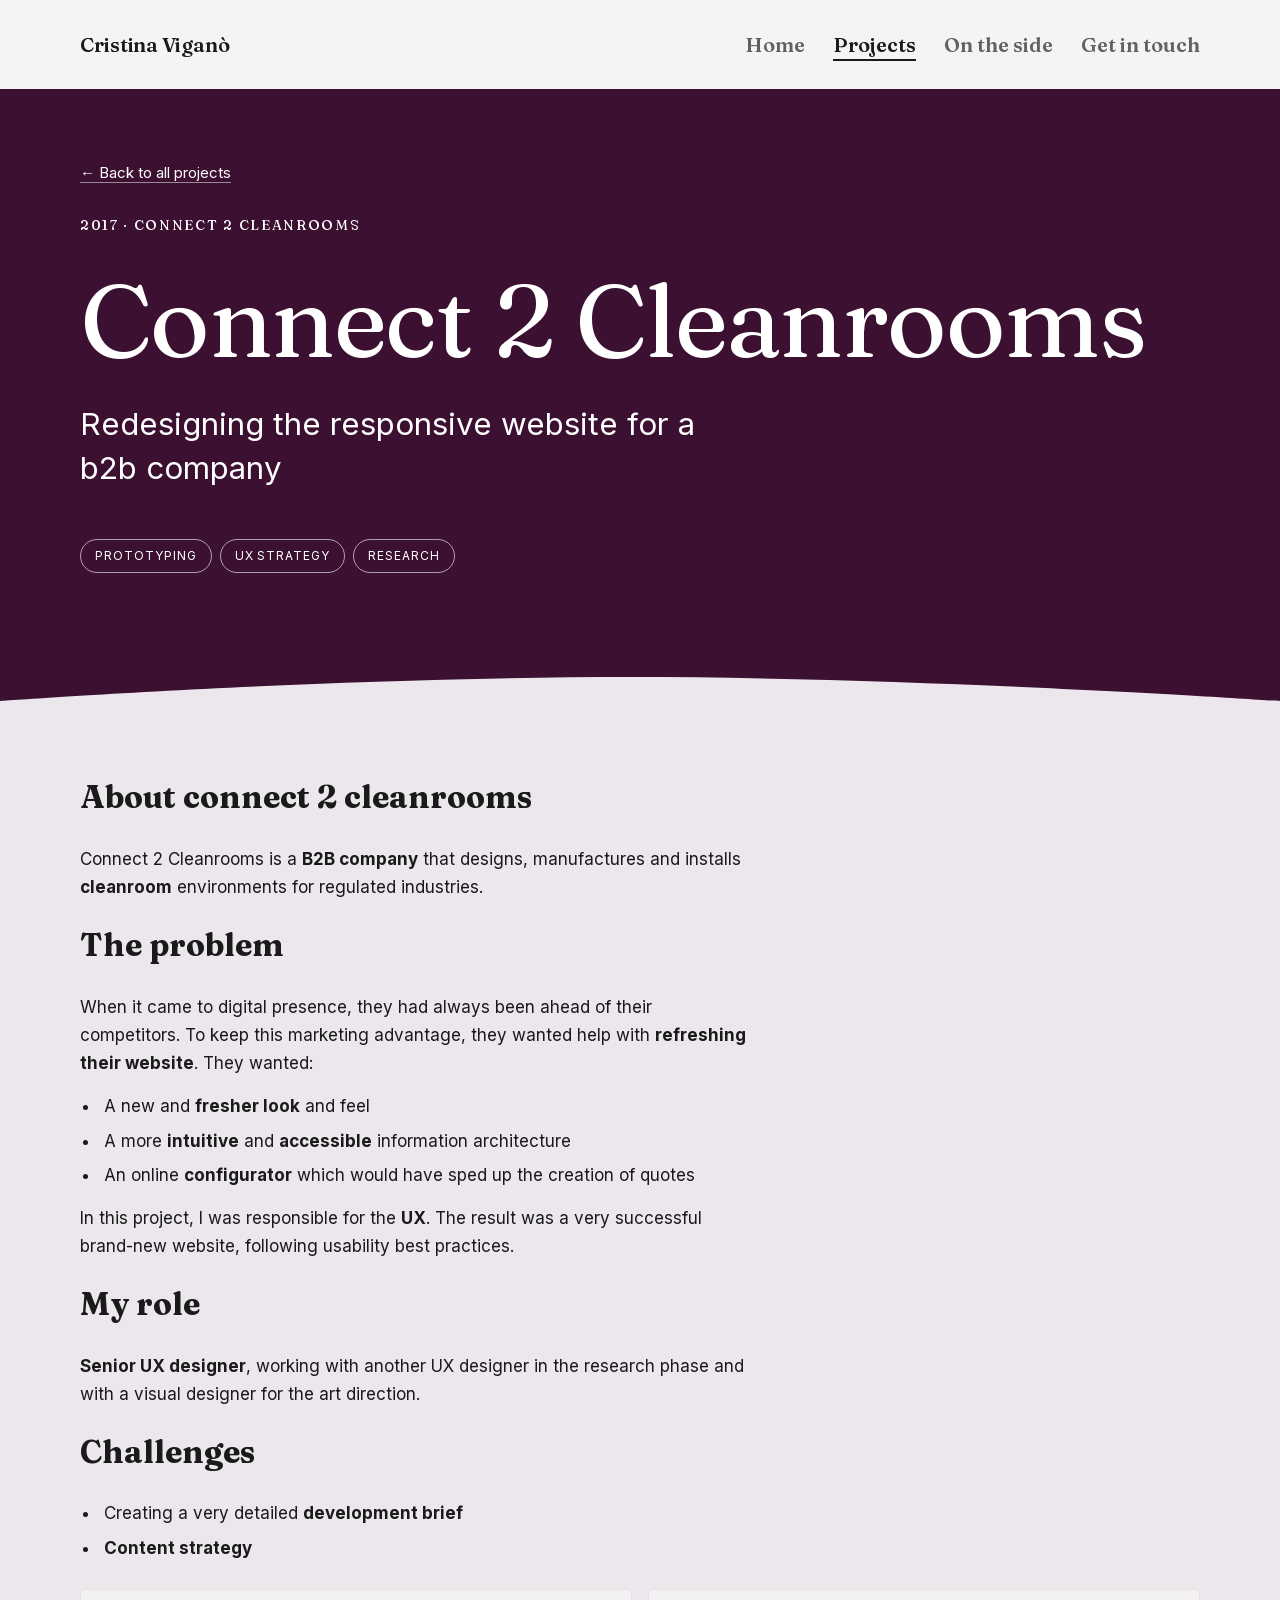
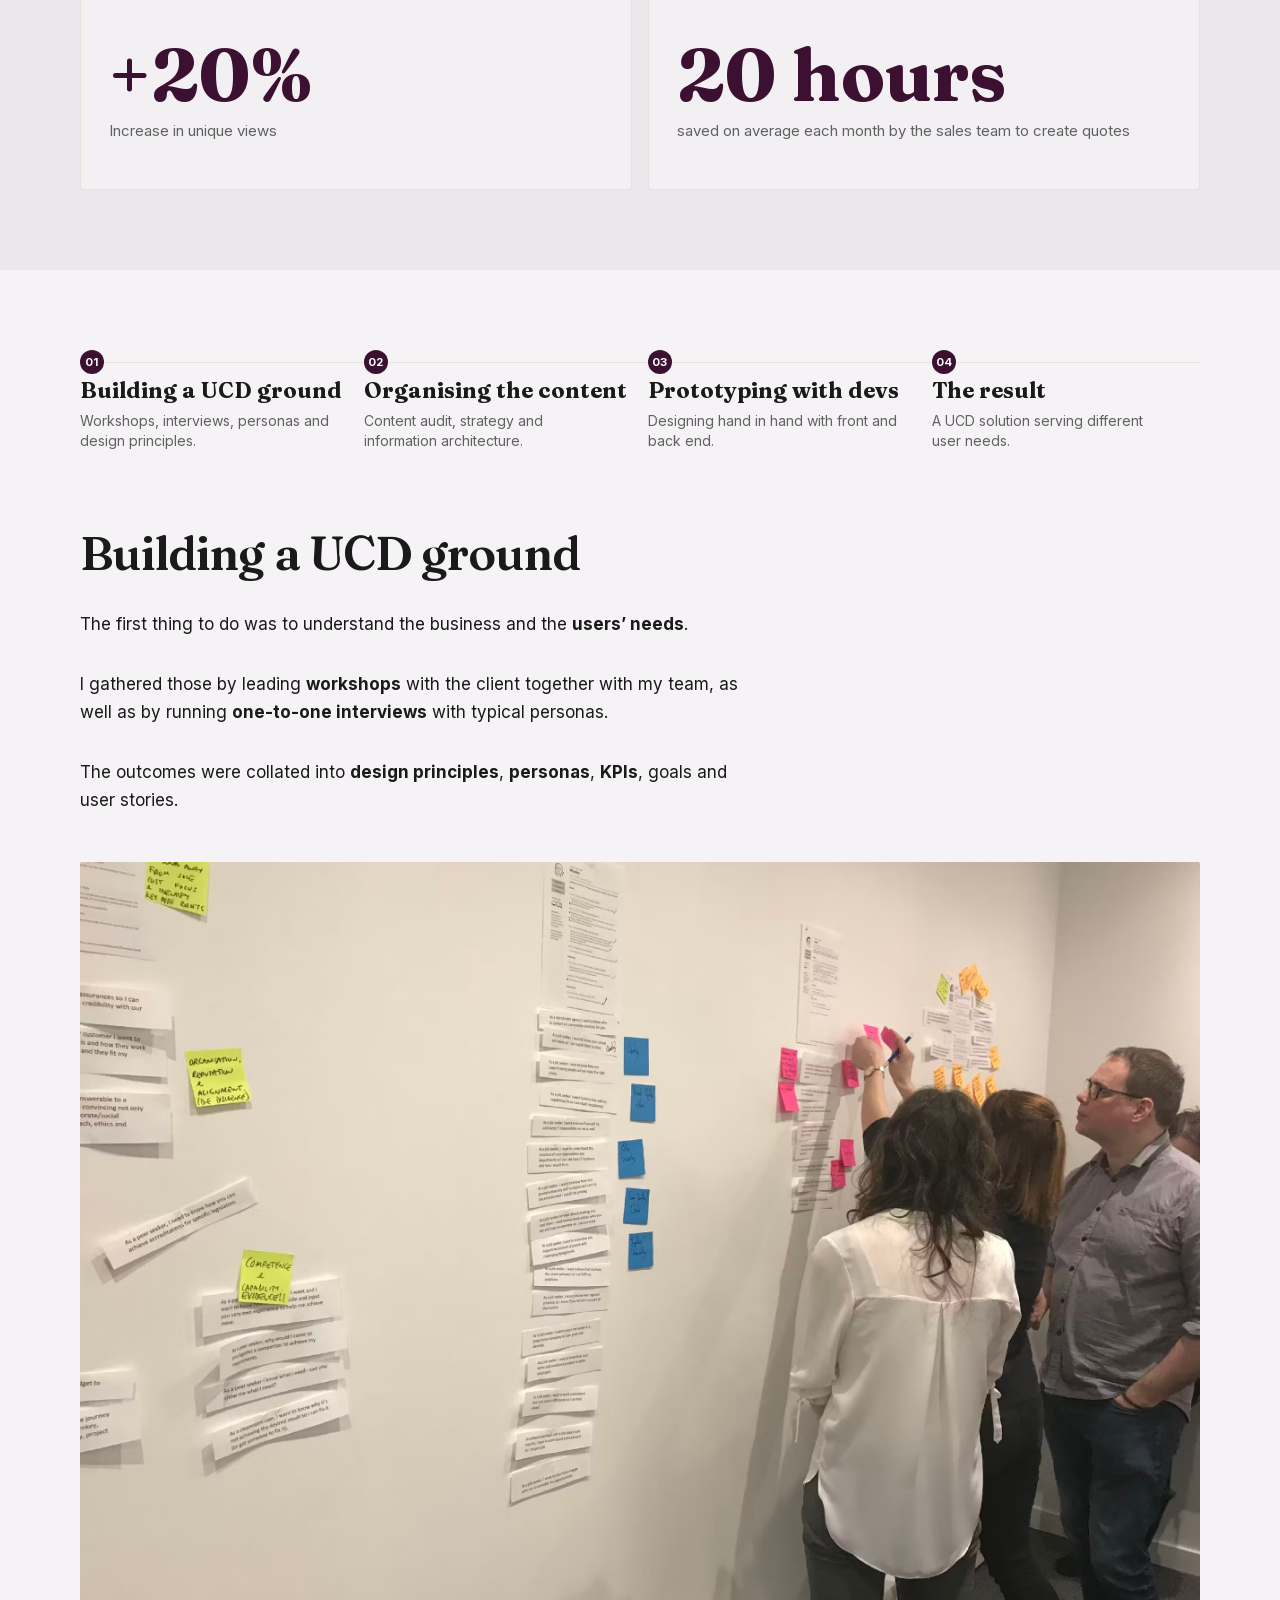
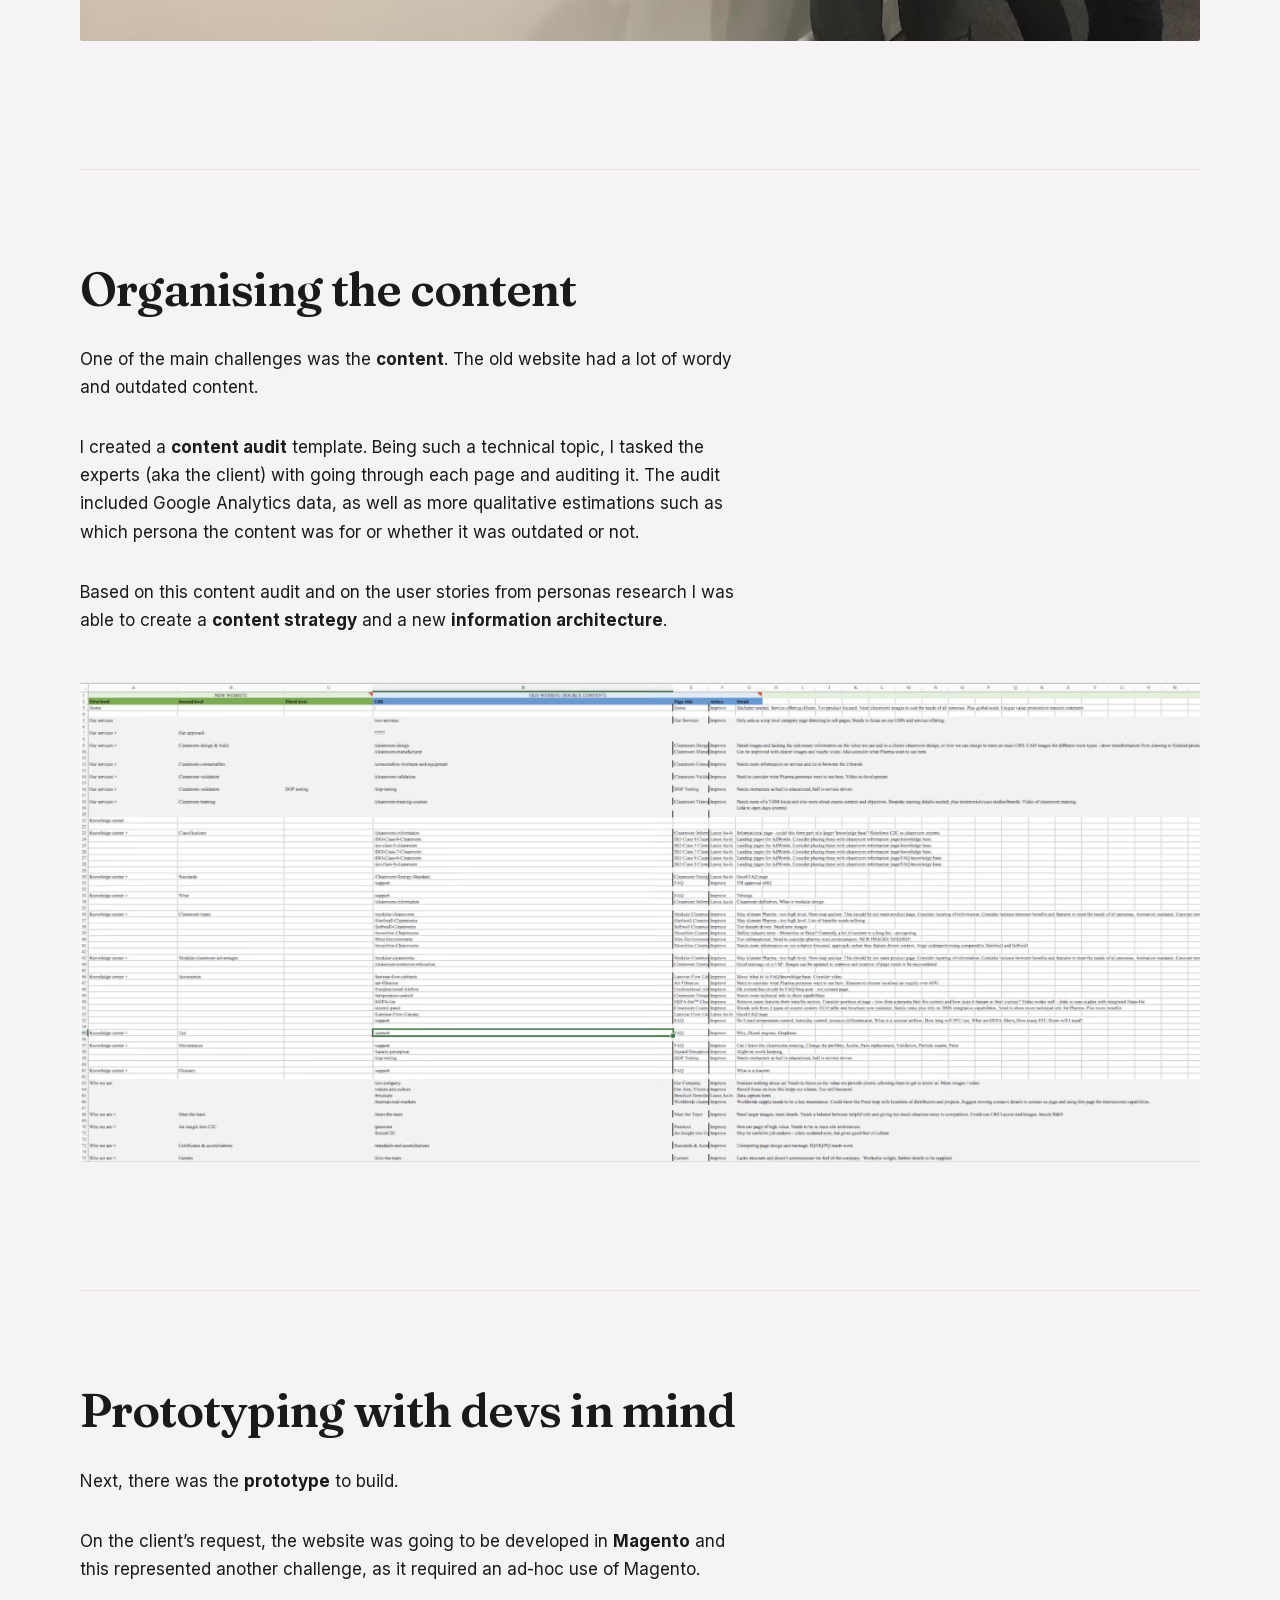
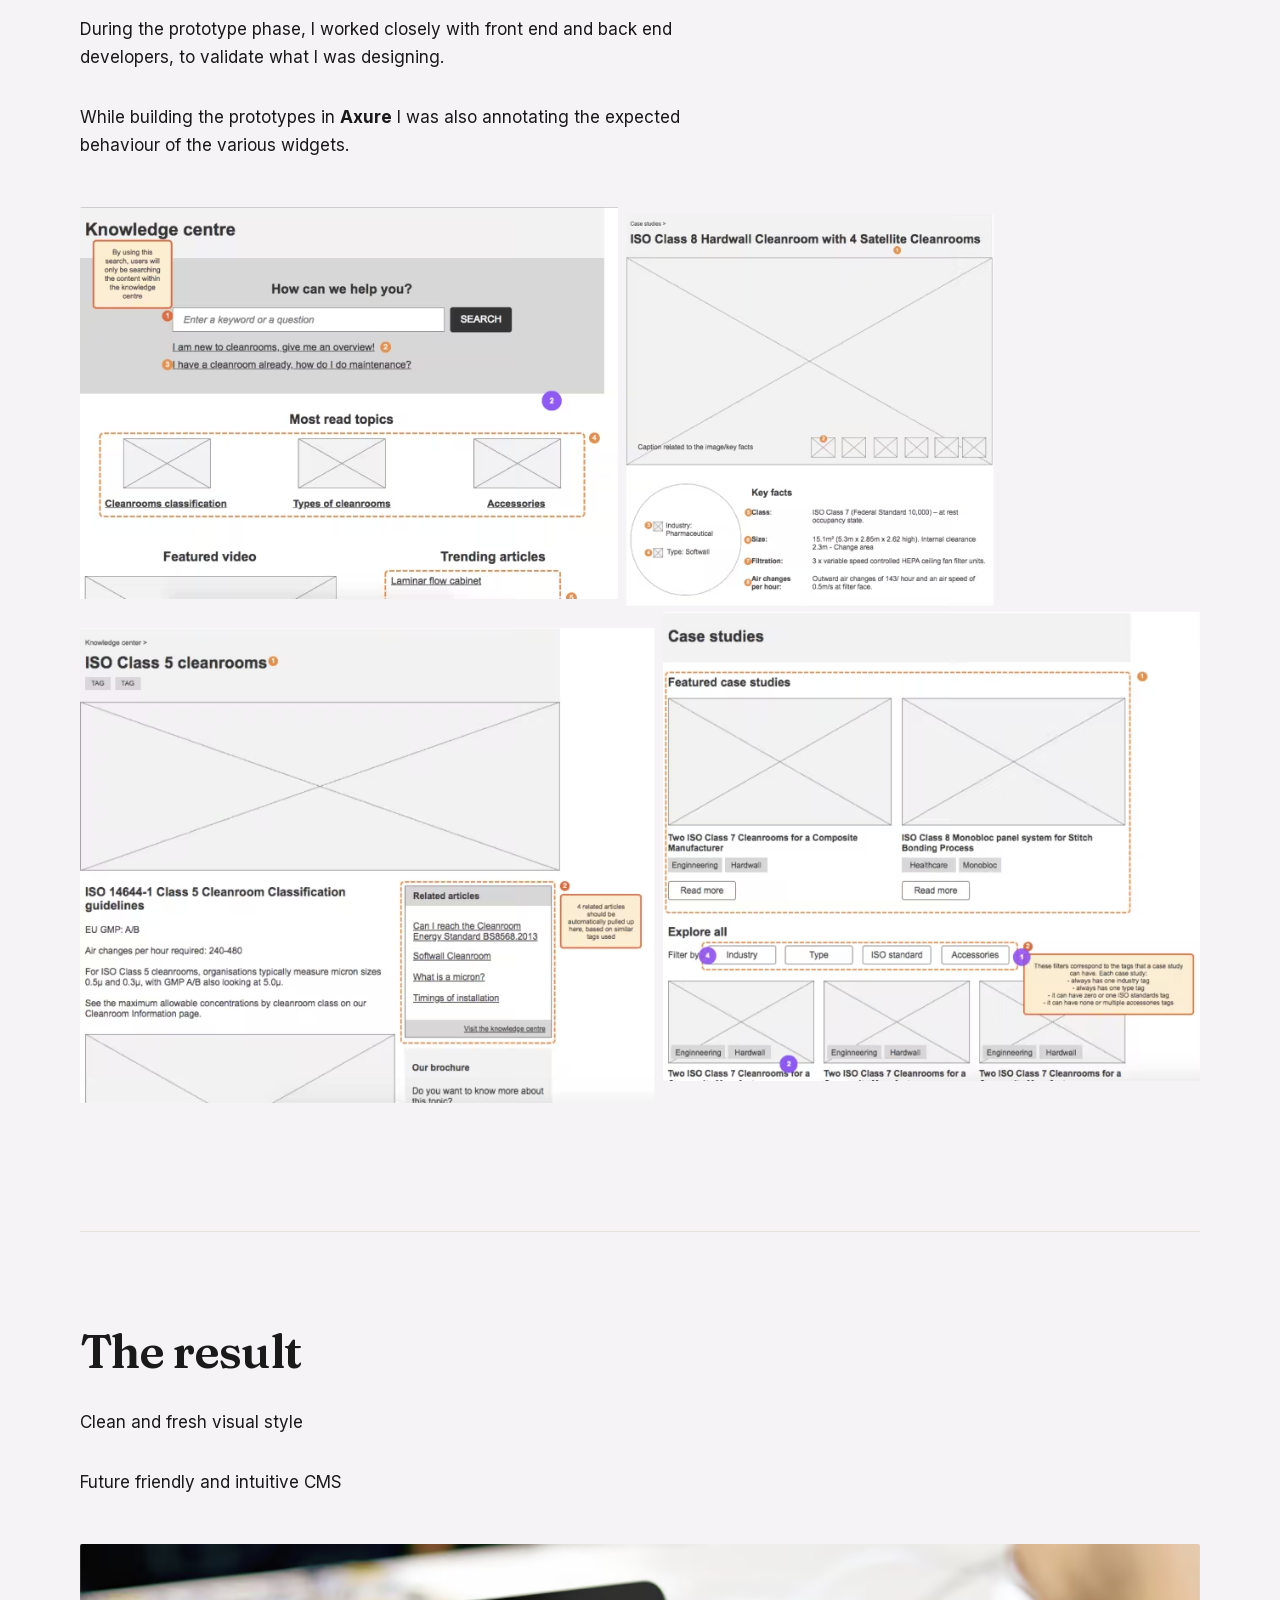
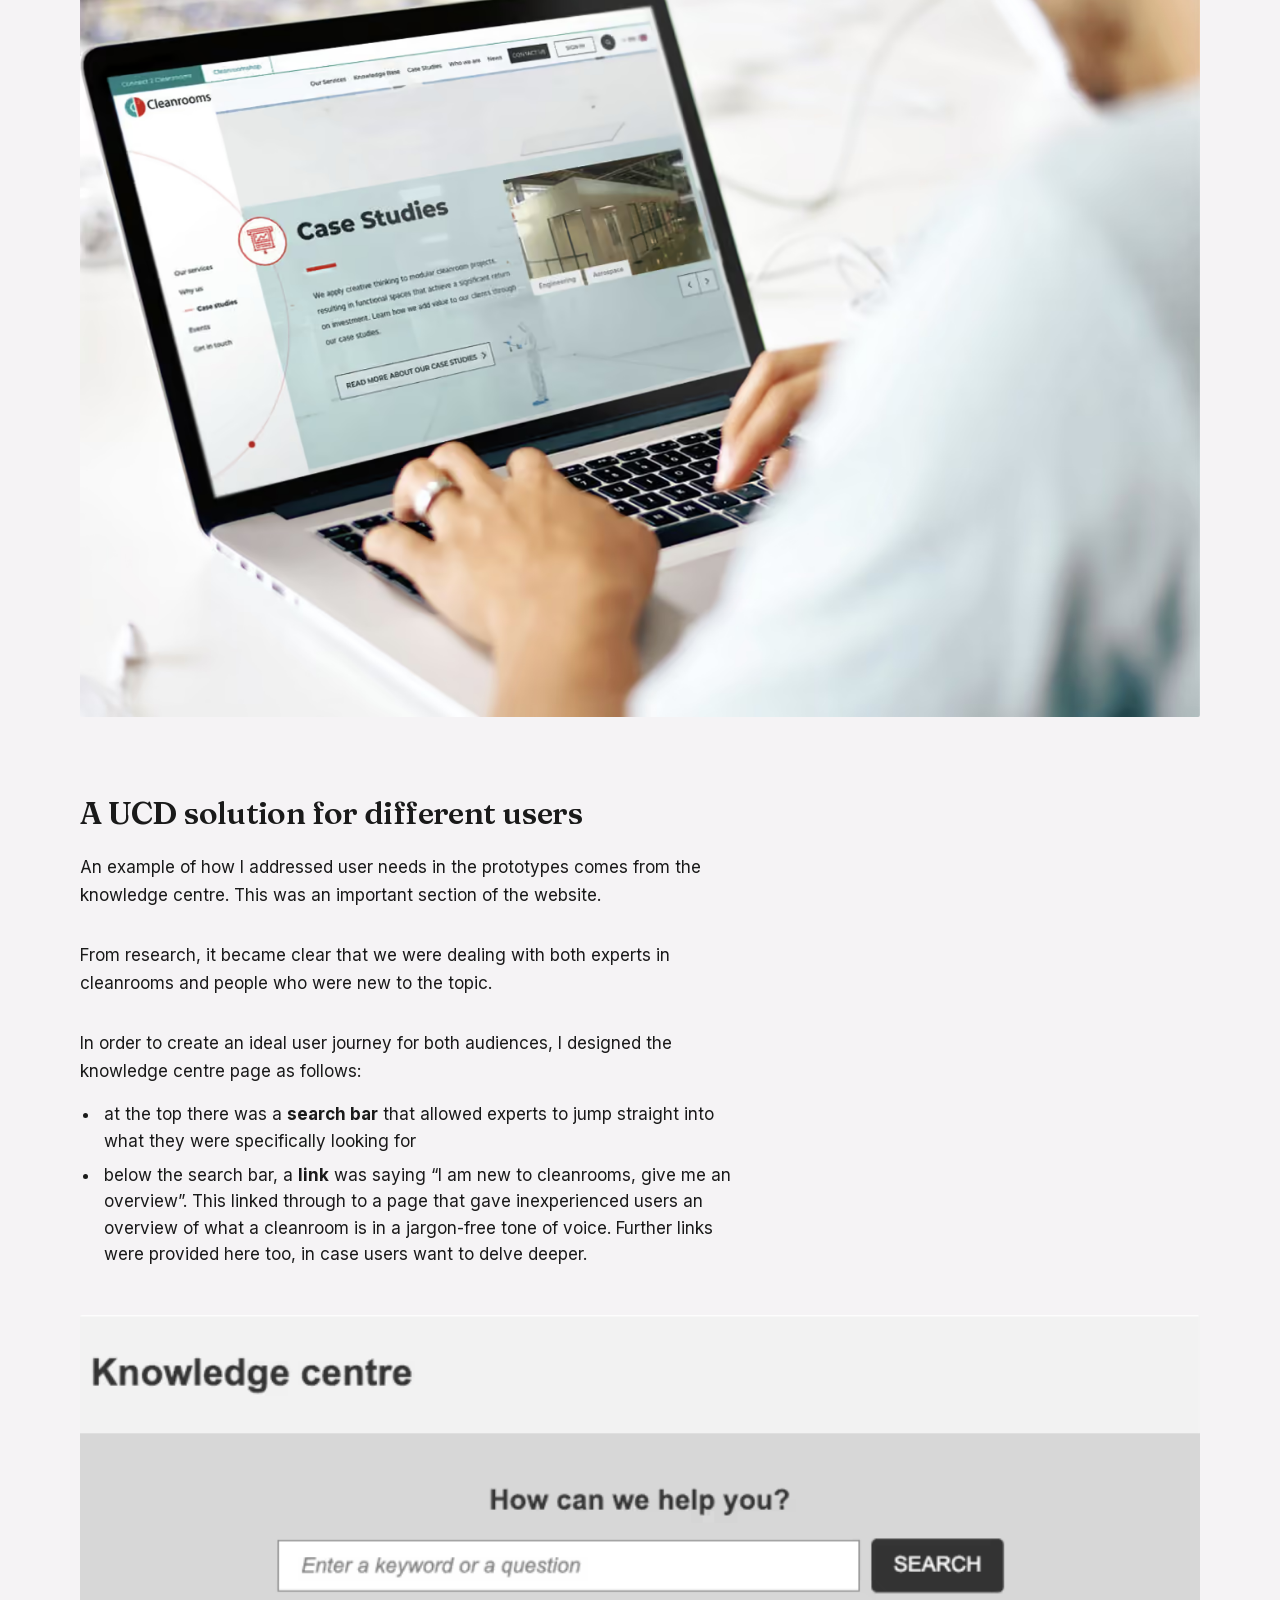
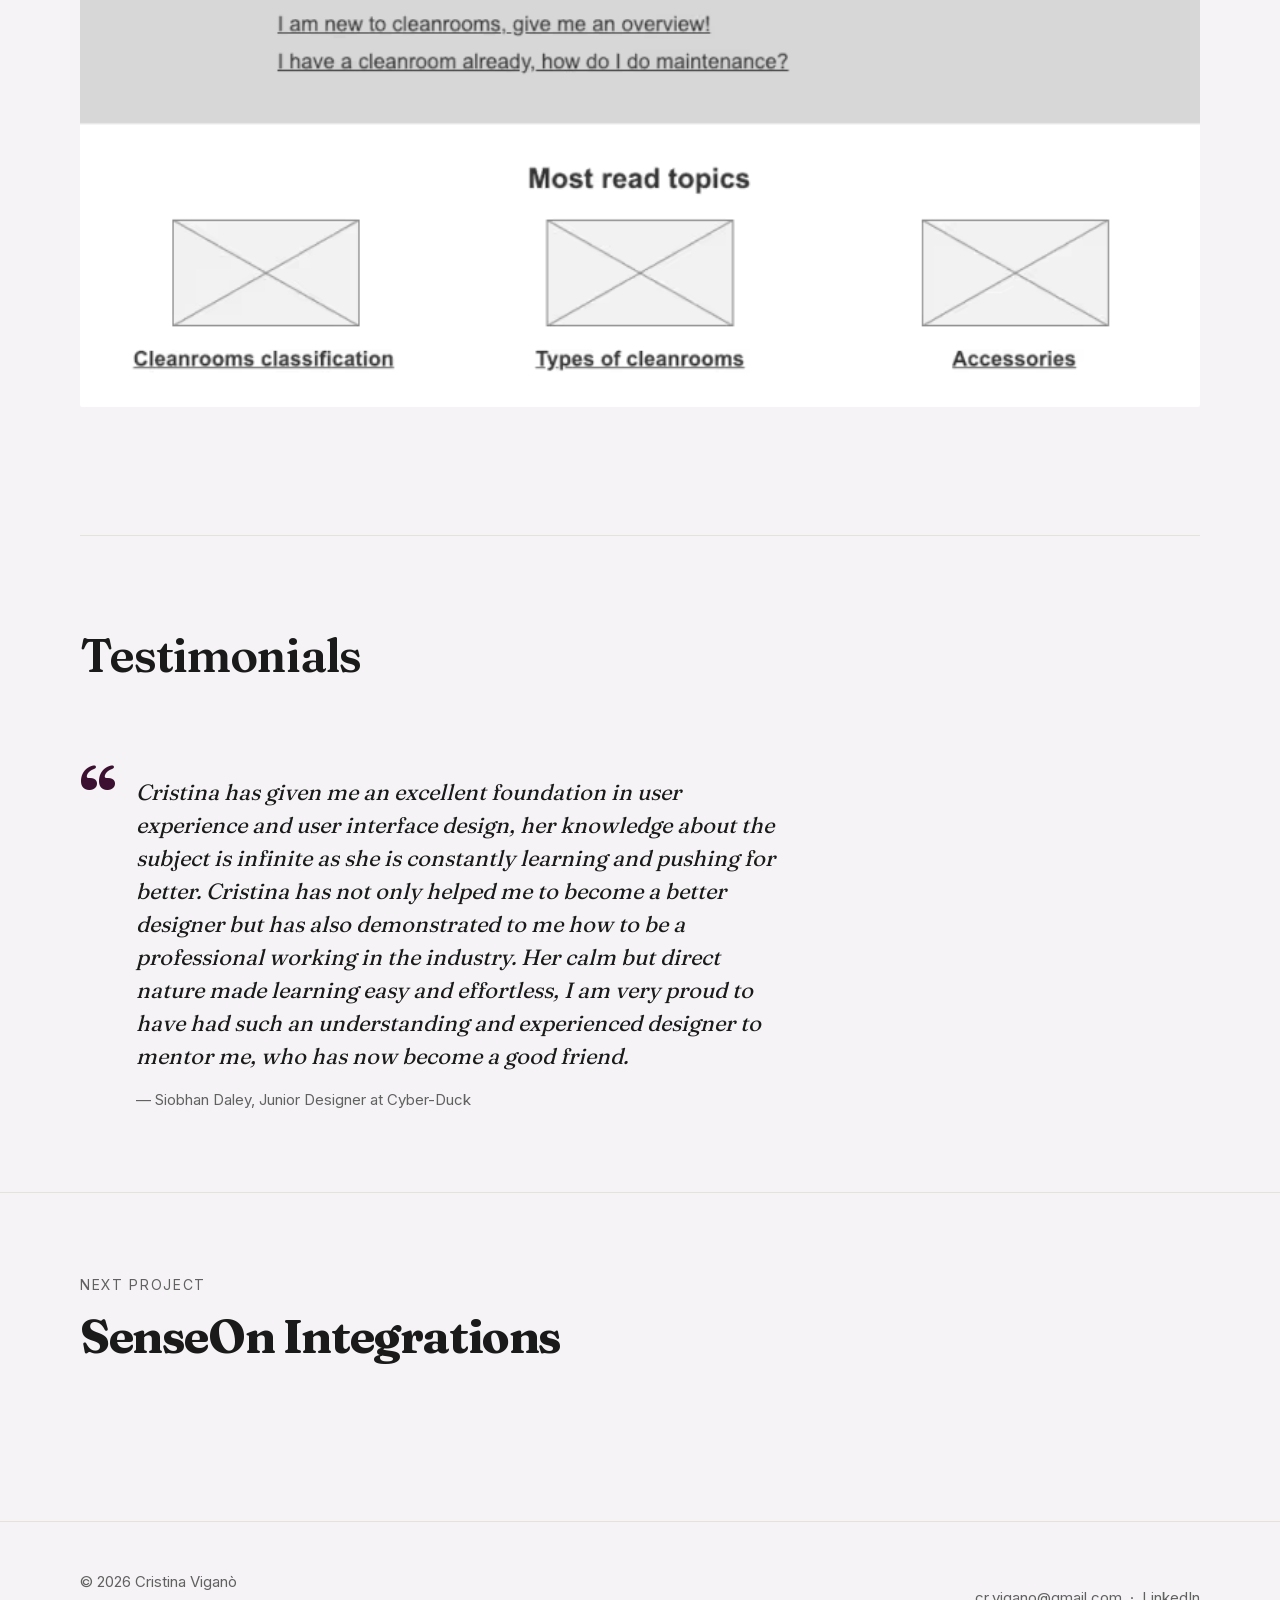
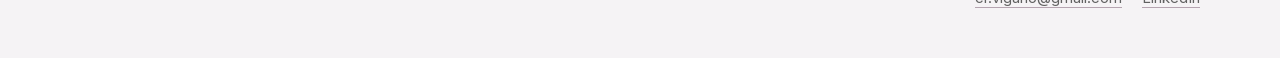
<file: c2c.html>
<!doctype html>
<html lang="en">
    <head>
        <meta charset="utf-8" />
        <meta name="viewport" content="width=device-width, initial-scale=1" />
        <title>Connect 2 Cleanrooms &middot; Cristina Viganò</title>
        <meta name="description" content="When it came to digital presence, they had always been ahead of their competitors. To keep this marketing advantage, they wanted help with refreshing their website. They wanted:" />
        <meta name="theme-color" content="#f5f3f5" />
        <link
            rel="preload"
            href="fonts/inter-latin.woff2"
            as="font"
            type="font/woff2"
            crossorigin
        />
        <link
            rel="preload"
            href="fonts/fraunces-latin.woff2"
            as="font"
            type="font/woff2"
            crossorigin
        />
        <script>document.documentElement.classList.add("js");</script>
        <script src="nav.js" defer></script>
        <link rel="stylesheet" href="styles.css" />
    </head>
    <body>
        <a href="#main" class="skip-link">Skip to content</a>

        <header class="site-header">
            <div class="container">
                <nav class="site-nav" aria-label="Primary">
                    <a href="index.html" class="site-name">Cristina Viganò</a>
                    <button
                        class="nav-toggle"
                        type="button"
                        aria-expanded="false"
                        aria-controls="site-menu"
                        aria-label="Open menu"
                    >
                        <span class="nav-toggle__bars" aria-hidden="true"></span>
                    </button>
                    <ul class="nav-list" id="site-menu">
                        <li><a href="index.html">Home</a></li>
                        <li><a href="projects.html" aria-current="page">Projects</a></li>
                        <li><a href="fun.html">On the side</a></li>
                        <li><a href="contact.html">Get in touch</a></li>
                    </ul>
                </nav>
            </div>
        </header>

        <main id="main">
            <section class="hero">
                <div class="container">
                    <p class="case-back">
                        <a href="projects.html"><span aria-hidden="true">&larr;</span> Back to all projects</a>
                    </p>
                    <p class="eyebrow">2017 &middot; Connect 2 Cleanrooms</p>
                    <h1>Connect 2 Cleanrooms</h1>
                    <p class="body-lead case-lead">Redesigning the responsive website for a b2b company</p>
                    <ul class="case-tags"><li>Prototyping</li><li>UX strategy</li><li>Research</li></ul>
                </div>
            </section>

            <section class="case-intro-section">
                <div class="container">
                    <div class="case-narrative">
                        <h2 class="case-narrative__label">About connect 2 cleanrooms</h2>
                        <p>Connect 2 Cleanrooms is a <strong>B2B company</strong> that designs, manufactures and installs <strong>cleanroom</strong> environments for regulated industries.</p>
                    </div>
                    <div class="case-narrative">
                        <h2 class="case-narrative__label">The problem</h2>
                        <p>When it came to digital presence, they had always been ahead of their competitors. To keep this marketing advantage, they wanted help with <strong>refreshing their website</strong>. They wanted:</p>
                        <ul class="case-list">
                            <li>A new and <strong>fresher look</strong> and feel</li>
                            <li>A more <strong>intuitive</strong> and <strong>accessible</strong> information architecture</li>
                            <li>An online <strong>configurator</strong> which would have sped up the creation of quotes</li>
                        </ul>
                        <p>In this project, I was responsible for the <strong>UX</strong>. The result was a very successful brand-new website, following usability best practices.</p>
                    </div>
                    <div class="case-narrative">
                        <h2 class="case-narrative__label">My role</h2>
                        <p><strong>Senior UX designer</strong>, working with another UX designer in the research phase and with a visual designer for the art direction.</p>
                    </div>
                    <div class="case-narrative">
                        <h2 class="case-narrative__label">Challenges</h2>
                        <ul class="case-list">
                            <li>Creating a very detailed <strong>development brief</strong></li>
                            <li><strong>Content strategy</strong></li>
                        </ul>
                    </div>
                    <ul class="stat-cards" aria-label="Headline results">
                        <li>
                            <p class="stat-cards__value">+20%</p>
                            <p class="stat-cards__label">Increase in unique views</p>
                        </li>
                        <li>
                            <p class="stat-cards__value">20 hours</p>
                            <p class="stat-cards__label">saved on average each month by the sales team to create quotes</p>
                        </li>
                    </ul>
                </div>
            </section>

            <section class="case-body">
                <div class="container">
                <ol class="project-timeline" aria-label="Project timeline">
                    <li>
                        <a href="#ucd-ground">
                            <p class="project-timeline__phase">Building a UCD ground</p>
                            <p class="project-timeline__note">Workshops, interviews, personas and design principles.</p>
                        </a>
                    </li>
                    <li>
                        <a href="#content">
                            <p class="project-timeline__phase">Organising the content</p>
                            <p class="project-timeline__note">Content audit, strategy and information architecture.</p>
                        </a>
                    </li>
                    <li>
                        <a href="#prototyping">
                            <p class="project-timeline__phase">Prototyping with devs</p>
                            <p class="project-timeline__note">Designing hand in hand with front and back end.</p>
                        </a>
                    </li>
                    <li>
                        <a href="#result">
                            <p class="project-timeline__phase">The result</p>
                            <p class="project-timeline__note">A UCD solution serving different user needs.</p>
                        </a>
                    </li>
                </ol>
                <div class="case-narrative">
                    <h2 id="ucd-ground">Building a UCD ground</h2>
                    <p>The first thing to do was to understand the business and the <strong>users’ needs</strong>.</p>
                    <p>I gathered those by leading <strong>workshops</strong> with the client together with my team, as well as by running <strong>one-to-one interviews</strong> with typical personas.</p>
                    <p>The outcomes were collated into <strong>design principles</strong>, <strong>personas</strong>, <strong>KPIs</strong>, goals and user stories.</p>
                </div>
                <figure class="case-figure">
                    <div class="case-figure__media">
                        <picture>
                            <source srcset="images/c2c/01.avif" type="image/avif" />
                            <source srcset="images/c2c/01.webp" type="image/webp" />
                            <img src="images/c2c/01.png" alt="Connect 2 Cleanrooms. Building a UCD ground. Image 1." loading="lazy" decoding="async" />
                        </picture>
                    </div>
                </figure>
                <hr class="case-divider" />
                <div class="case-narrative">
                    <h2 id="content">Organising the content</h2>
                    <p>One of the main challenges was the <strong>content</strong>. The old website had a lot of wordy and outdated content.</p>
                    <p>I created a <strong>content audit</strong> template. Being such a technical topic, I tasked the experts (aka the client) with going through each page and auditing it. The audit included Google Analytics data, as well as more qualitative estimations such as which persona the content was for or whether it was outdated or not.</p>
                    <p>Based on this content audit and on the user stories from personas research I was able to create a <strong>content strategy</strong> and a new <strong>information architecture</strong>.</p>
                </div>
                <figure class="case-figure">
                    <div class="case-figure__media">
                        <picture>
                            <source srcset="images/c2c/02.avif" type="image/avif" />
                            <source srcset="images/c2c/02.webp" type="image/webp" />
                            <img src="images/c2c/02.png" alt="Connect 2 Cleanrooms. Organising the content. Image 2." loading="lazy" decoding="async" />
                        </picture>
                    </div>
                </figure>
                <hr class="case-divider" />
                <div class="case-narrative">
                    <h2 id="prototyping">Prototyping with devs in mind</h2>
                    <p>Next, there was the <strong>prototype</strong> to build.</p>
                    <p>On the client’s request, the website was going to be developed in <strong>Magento</strong> and this represented another challenge, as it required an ad-hoc use of Magento.</p>
                    <p>During the prototype phase, I worked closely with front end and back end developers, to validate what I was designing.</p>
                    <p>While building the prototypes in <strong>Axure</strong> I was also annotating the expected behaviour of the various widgets.</p>
                </div>
                <figure class="case-figure">
                    <div class="case-figure__media">
                        <picture>
                            <source srcset="images/c2c/03.avif" type="image/avif" />
                            <source srcset="images/c2c/03.webp" type="image/webp" />
                            <img src="images/c2c/03.png" alt="Connect 2 Cleanrooms. 3 - prototyping with devs in mind. Image 3." loading="lazy" decoding="async" />
                        </picture>
                    </div>
                </figure>
                <hr class="case-divider" />
                <div class="case-narrative">
                    <h2 id="result">The result</h2>
                    <p>Clean and fresh visual style</p>
                    <p>Future friendly and intuitive CMS</p>
                </div>
                <figure class="case-figure">
                    <div class="case-figure__media">
                        <picture>
                            <source srcset="images/c2c/04.avif" type="image/avif" />
                            <source srcset="images/c2c/04.webp" type="image/webp" />
                            <img src="images/c2c/04.png" alt="Connect 2 Cleanrooms. The result. Image 4." loading="lazy" decoding="async" />
                        </picture>
                    </div>
                </figure>
                <div class="case-narrative">
                    <h2 class="case-narrative__label">A UCD solution for different users</h2>
                    <p>An example of how I addressed user needs in the prototypes comes from the knowledge centre. This was an important section of the website.</p>
                    <p>From research, it became clear that we were dealing with both experts in cleanrooms and people who were new to the topic.</p>
                    <p>In order to create an ideal user journey for both audiences, I designed the knowledge centre page as follows:</p>
                    <ul class="case-list">
                        <li>at the top there was a <strong>search bar</strong> that allowed experts to jump straight into what they were specifically looking for</li>
                        <li>below the search bar, a <strong>link</strong> was saying “I am new to cleanrooms, give me an overview”. This linked through to a page that gave inexperienced users an overview of what a cleanroom is in a jargon-free tone of voice. Further links were provided here too, in case users want to delve deeper.</li>
                    </ul>
                </div>
                <figure class="case-figure">
                    <div class="case-figure__media">
                        <picture>
                            <source srcset="images/c2c/05.avif" type="image/avif" />
                            <source srcset="images/c2c/05.webp" type="image/webp" />
                            <img src="images/c2c/05.png" alt="Connect 2 Cleanrooms. A UCD solution for different users. Image 5." loading="lazy" decoding="async" />
                        </picture>
                    </div>
                </figure>
                <hr class="case-divider" />
                <div class="case-narrative">
                    <h2>Testimonials</h2>
                </div>
                <blockquote class="case-quote">
                    Cristina has given me an excellent foundation in user experience and user interface design, her knowledge about the subject is infinite as she is constantly learning and pushing for better. Cristina has not only helped me to become a better designer but has also demonstrated to me how to be a professional working in the industry. Her calm but direct nature made learning easy and effortless, I am very proud to have had such an understanding and experienced designer to mentor me, who has now become a good friend.
                    <cite>Siobhan Daley, Junior Designer at Cyber-Duck</cite>
                </blockquote>
                </div>
            </section>

            <section class="case-next">
                <div class="container">
                    <a href="senseon-integrations.html">
                        <p class="case-next__label">Next project</p>
                        <span class="case-next__title">SenseOn Integrations</span>
                    </a>
                </div>
            </section>
        </main>

        <footer class="site-footer">
            <div class="container footer-row">
                <p>&copy; 2026 Cristina Viganò</p>
                <p>
                    <a href="mailto:cr.vigano@gmail.com">cr.vigano@gmail.com</a>
                    &nbsp;&middot;&nbsp;
                    <a href="https://www.linkedin.com/in/cristinavigano/" rel="me noopener">LinkedIn</a>
                </p>
            </div>
        </footer>
    </body>
</html>
</file>
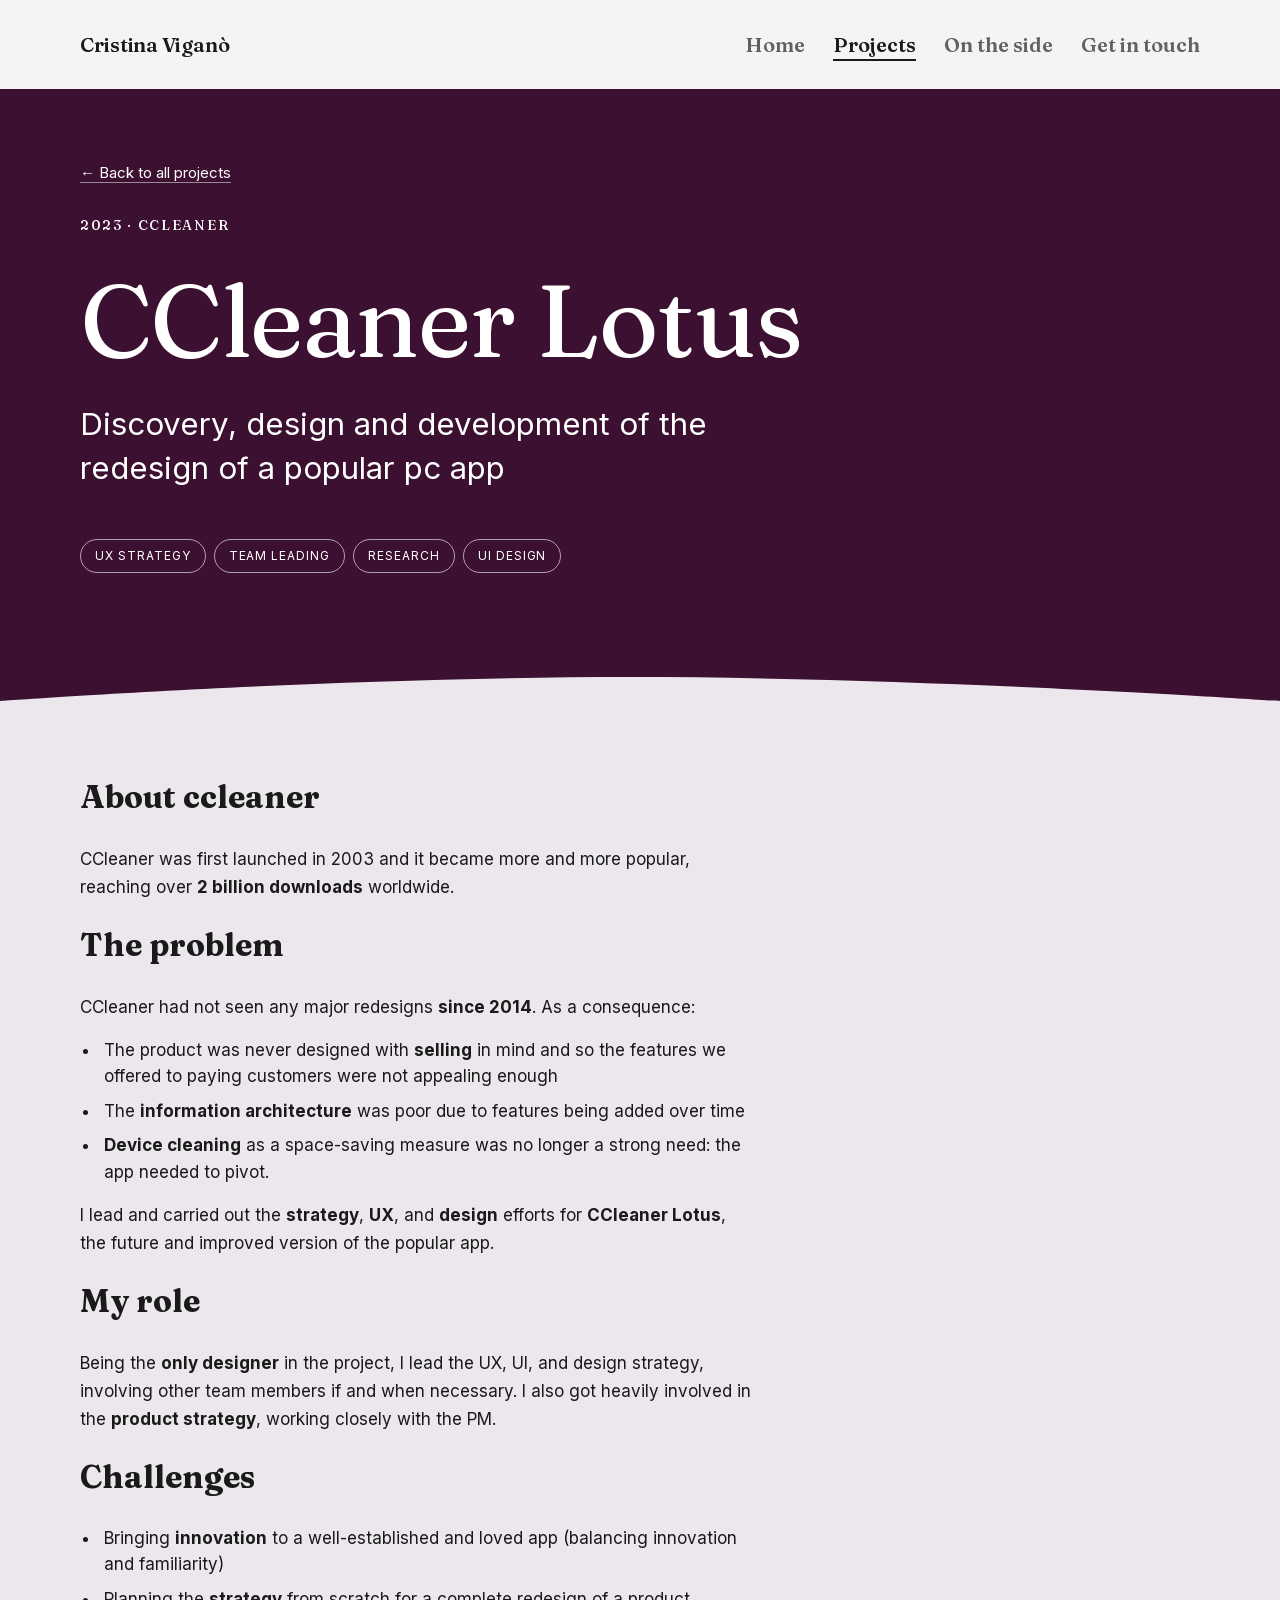
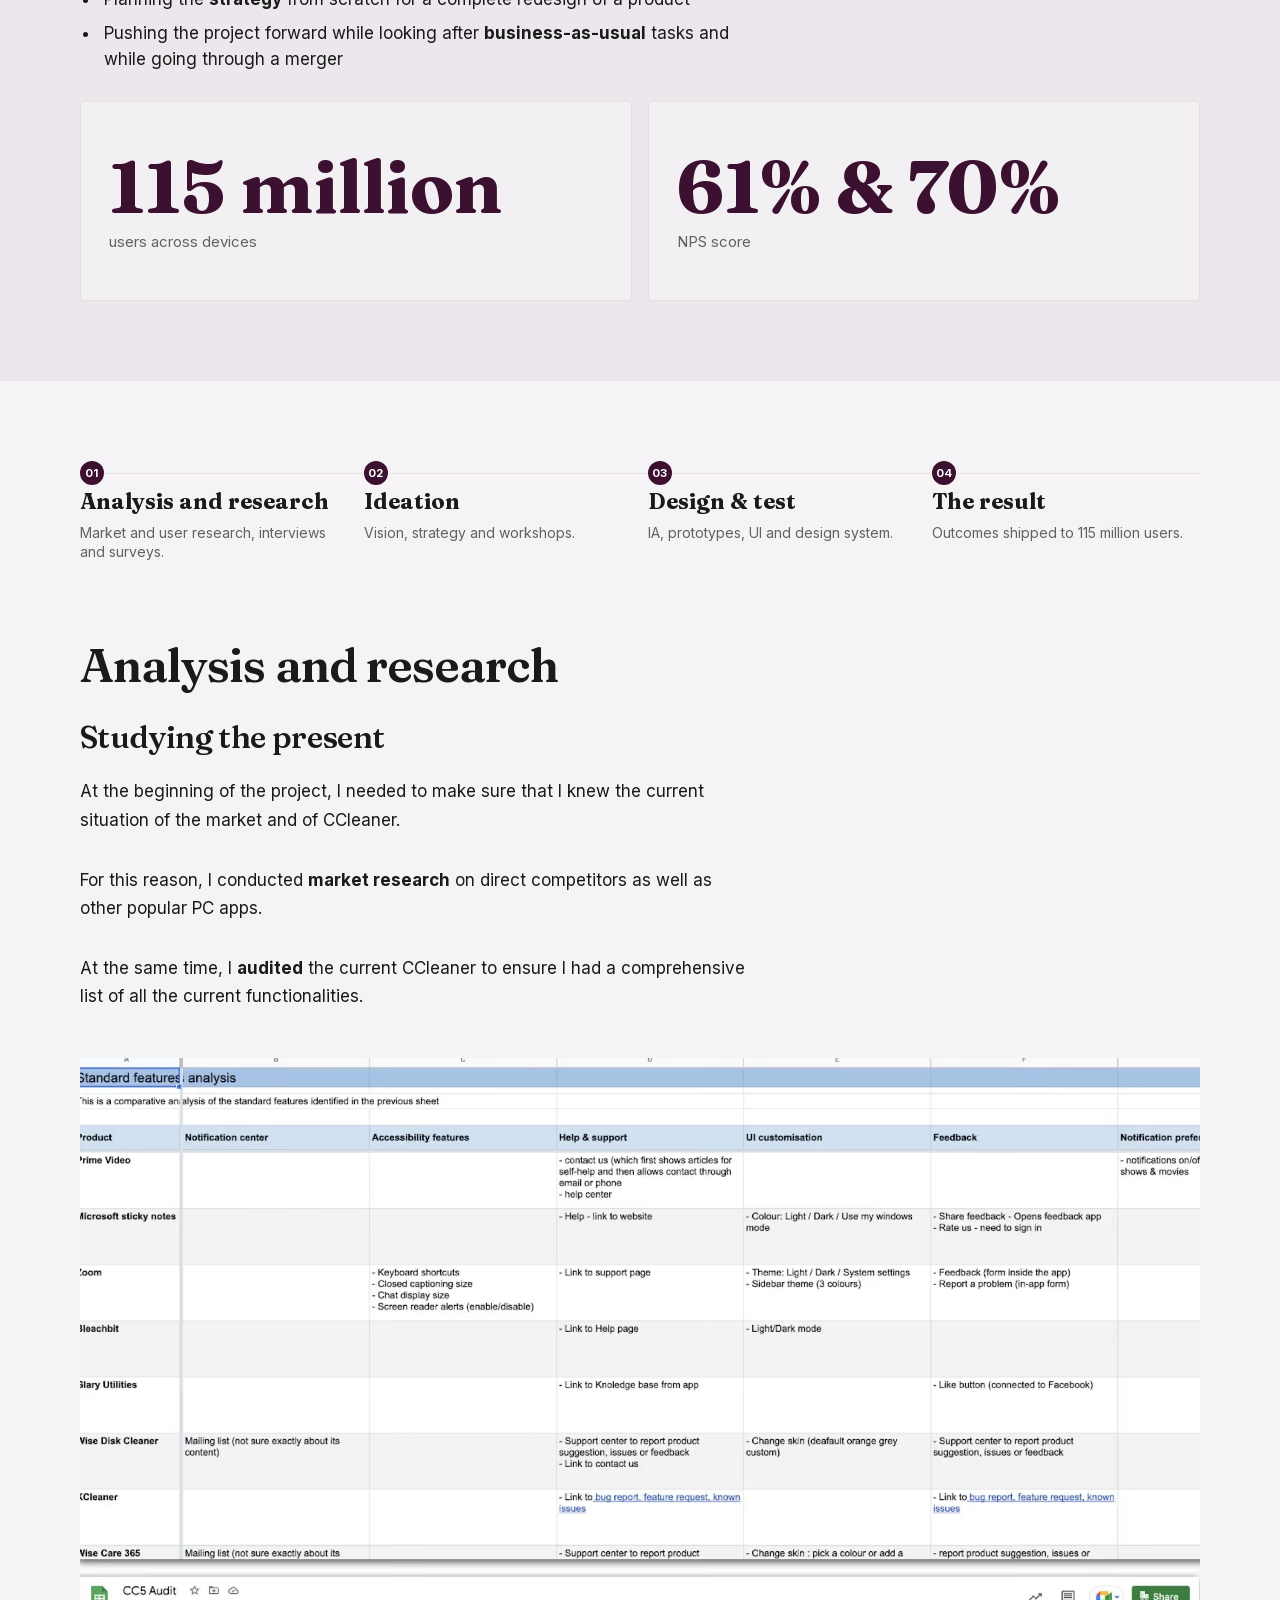
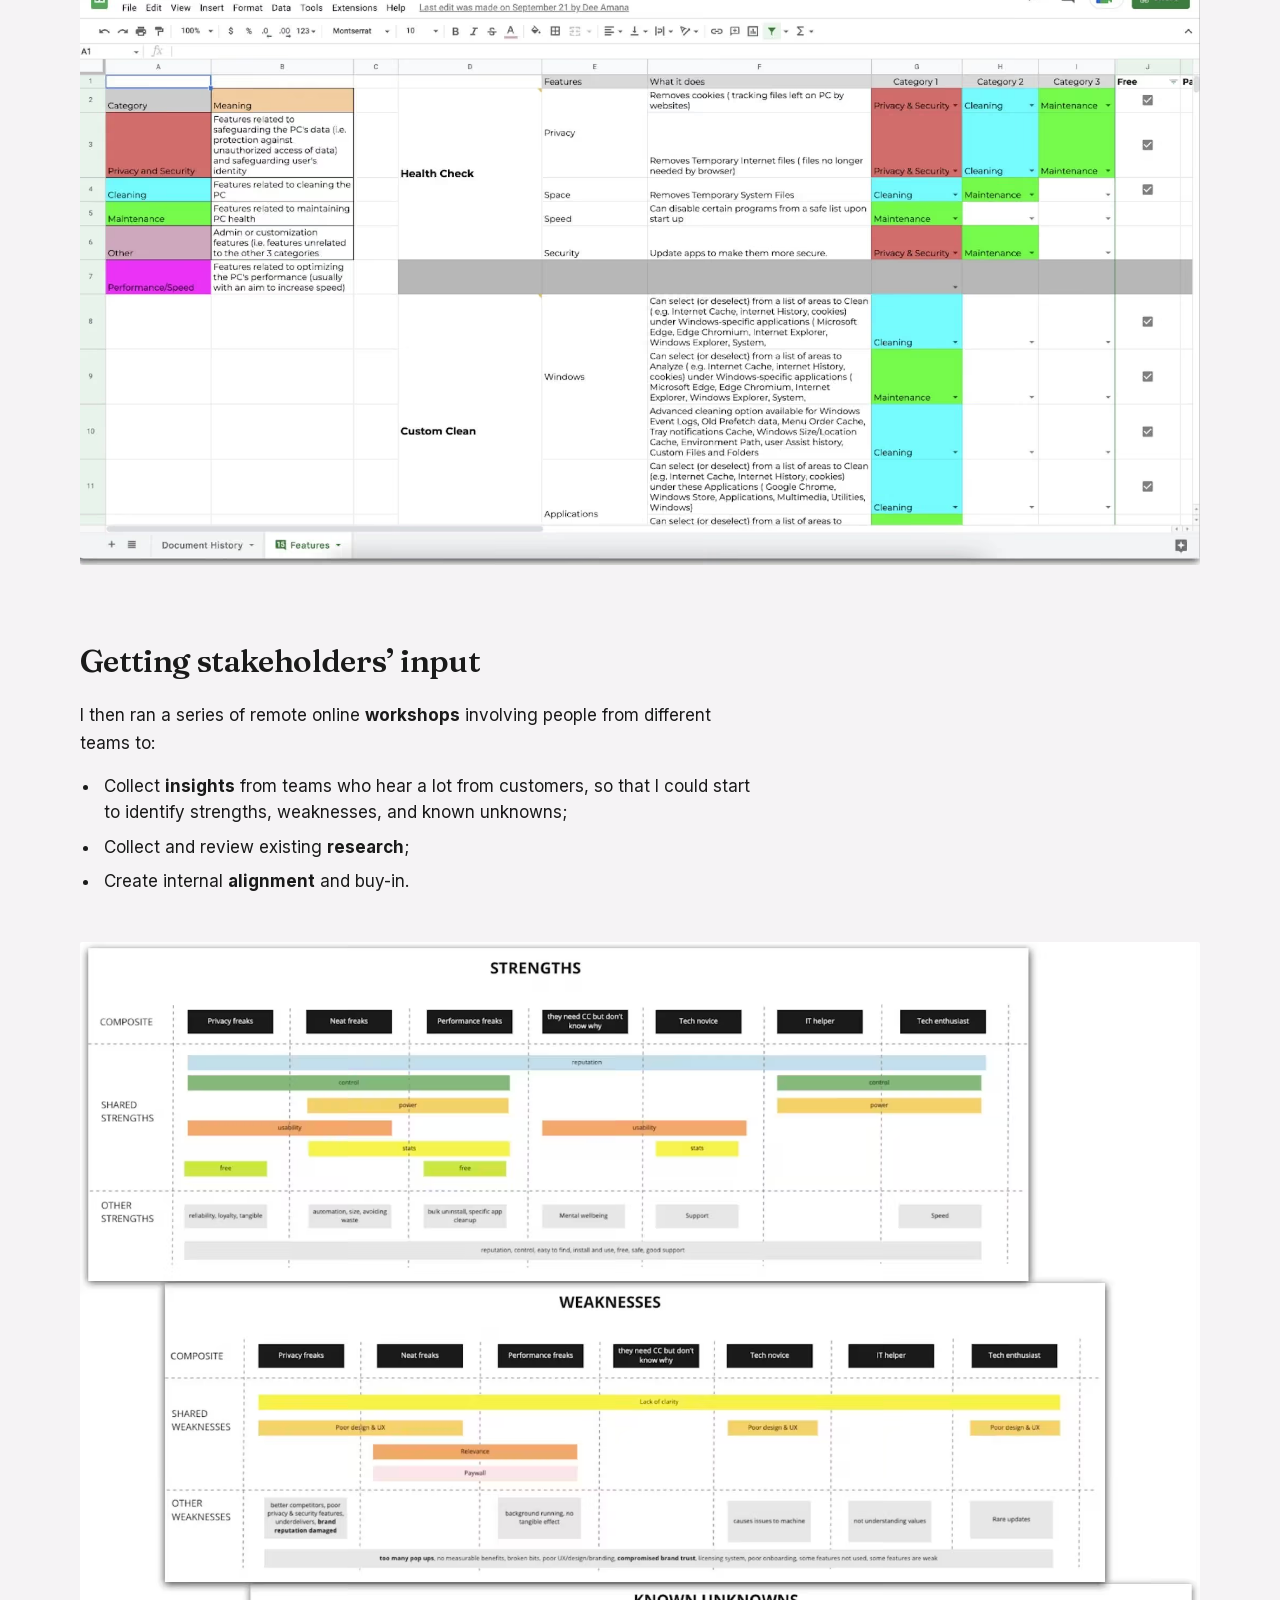
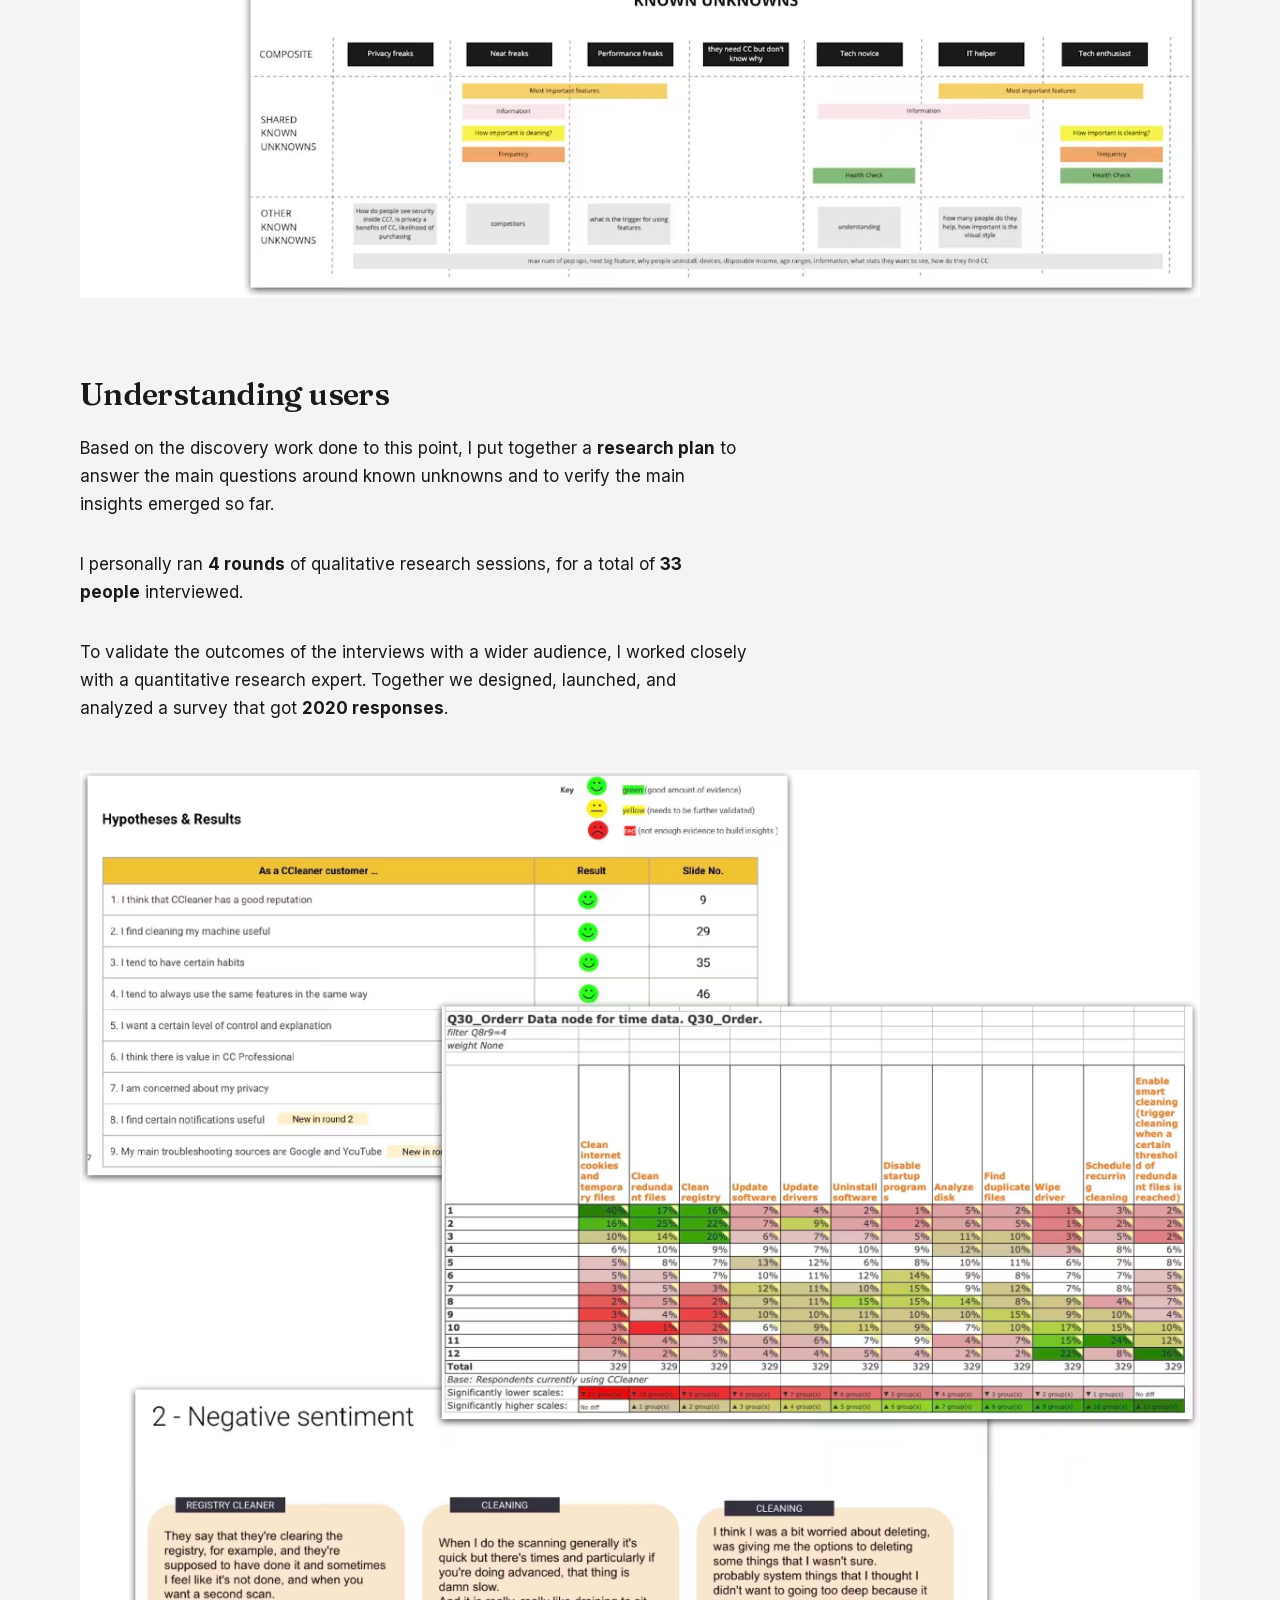
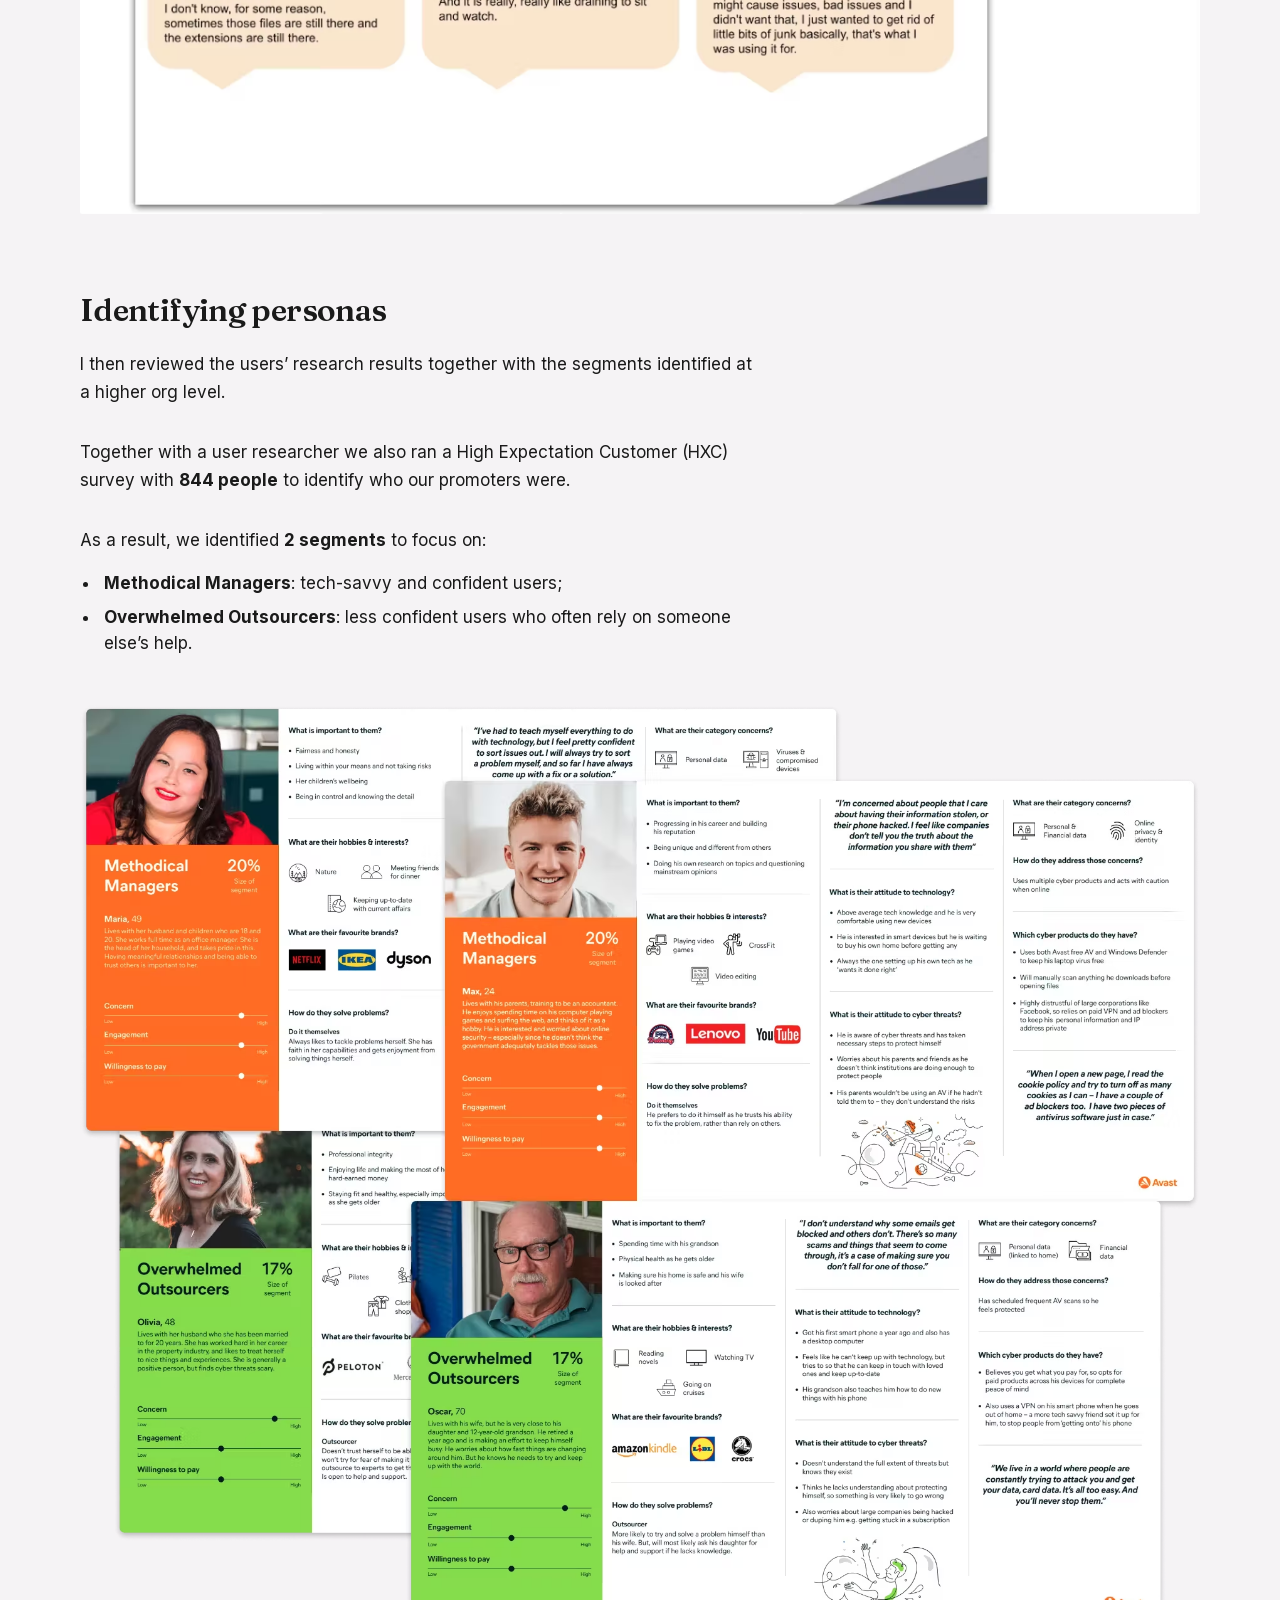
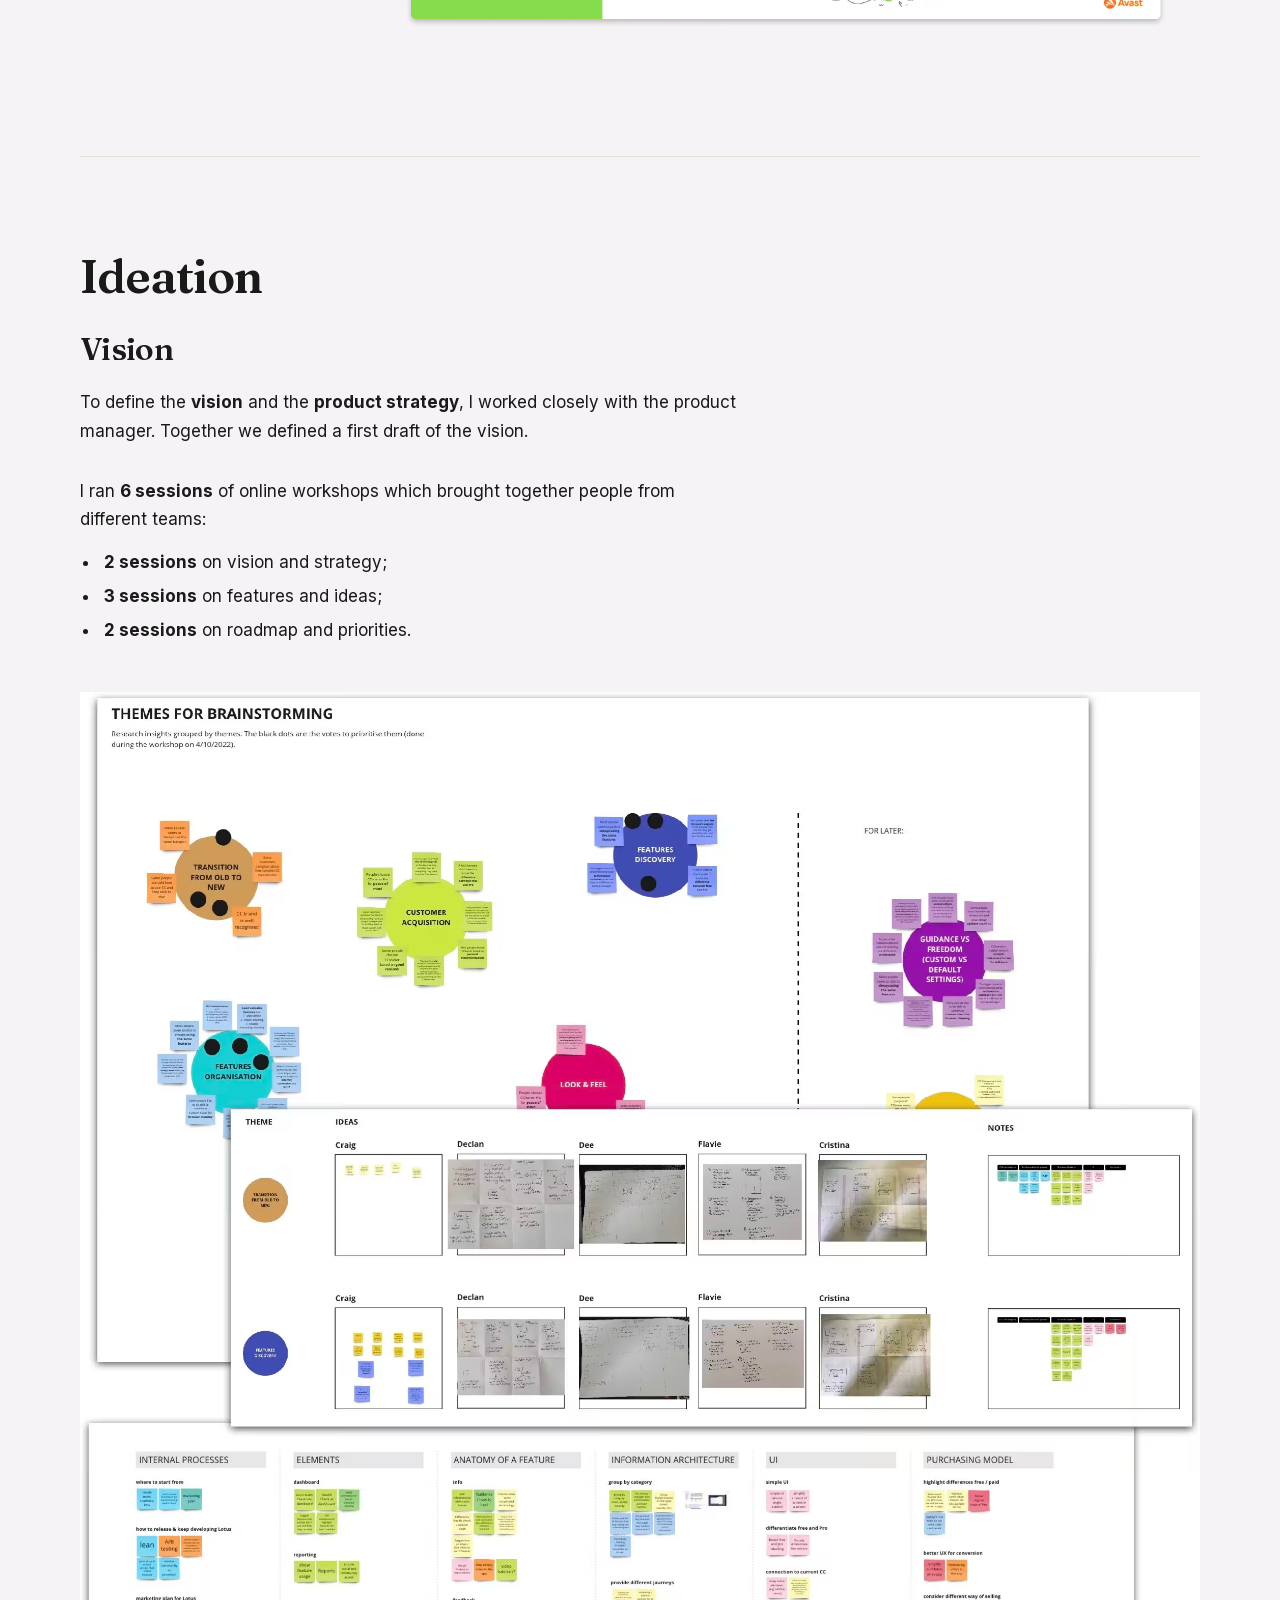
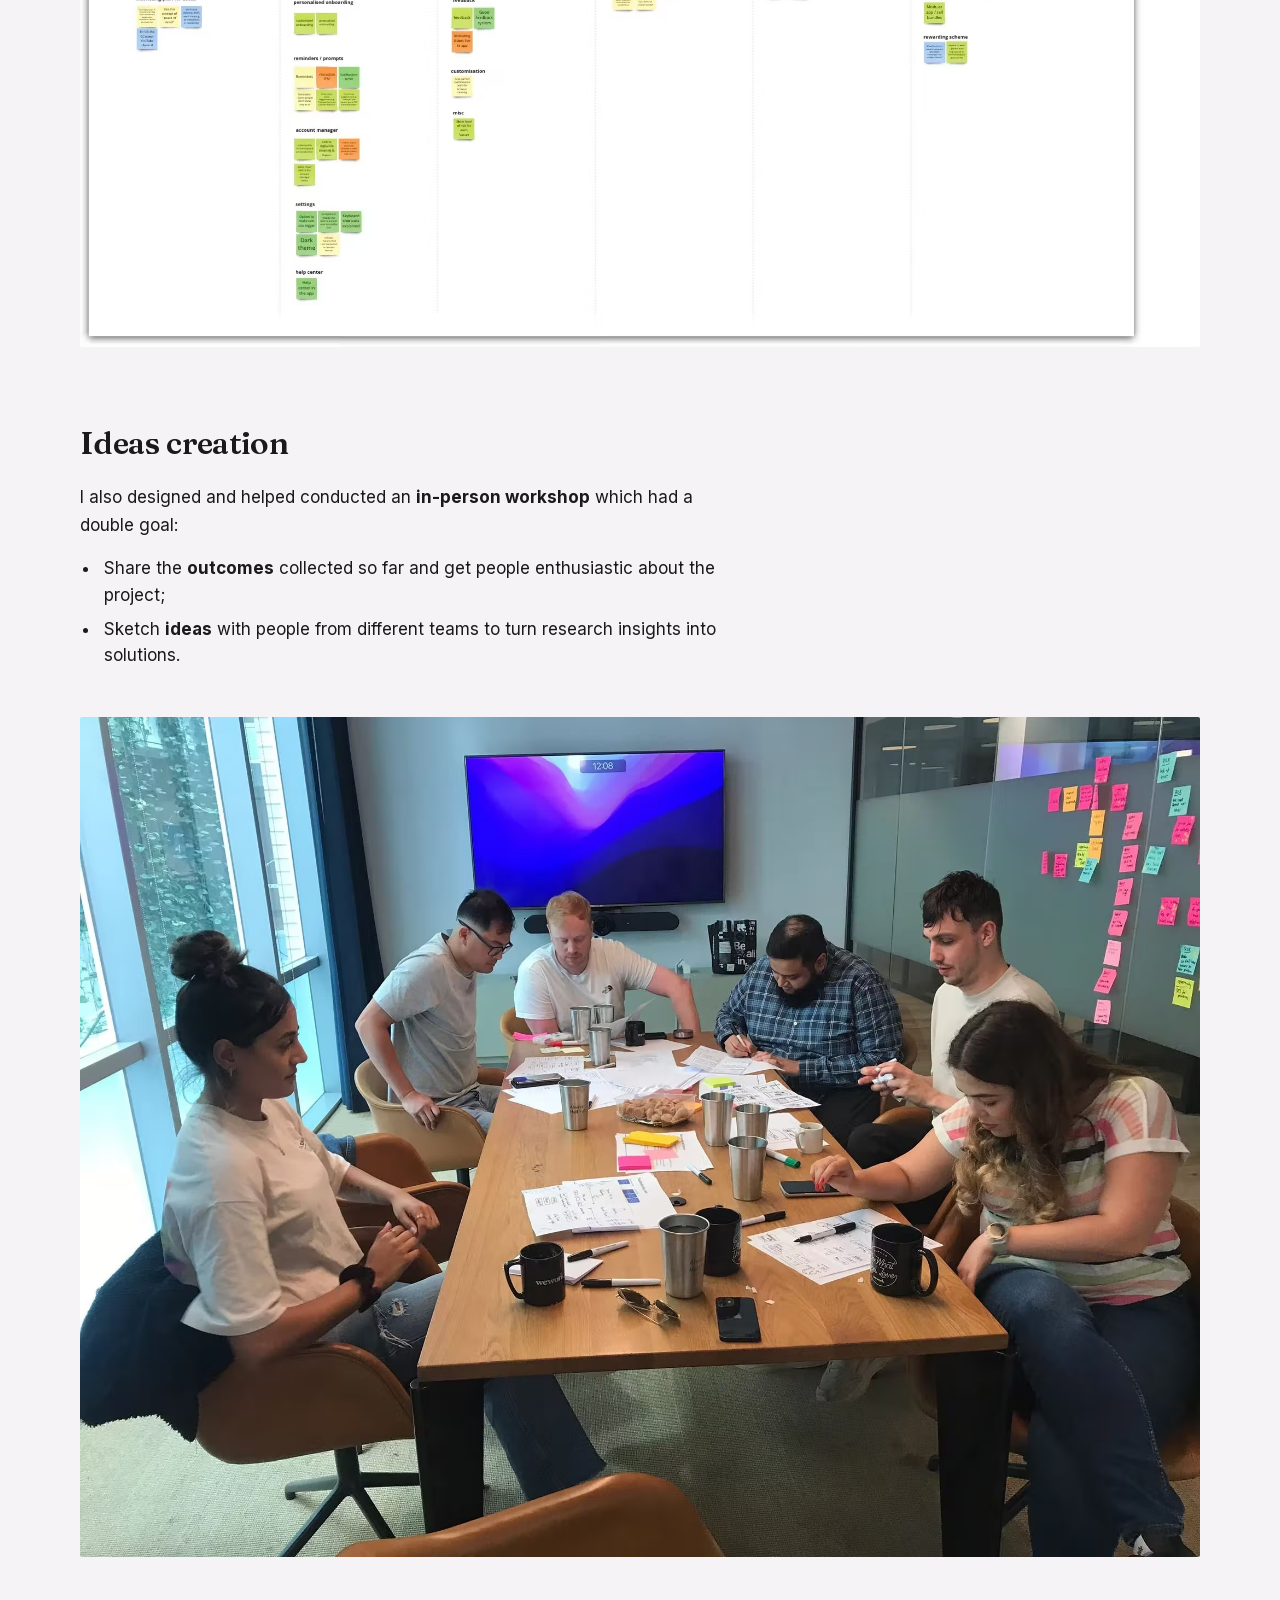
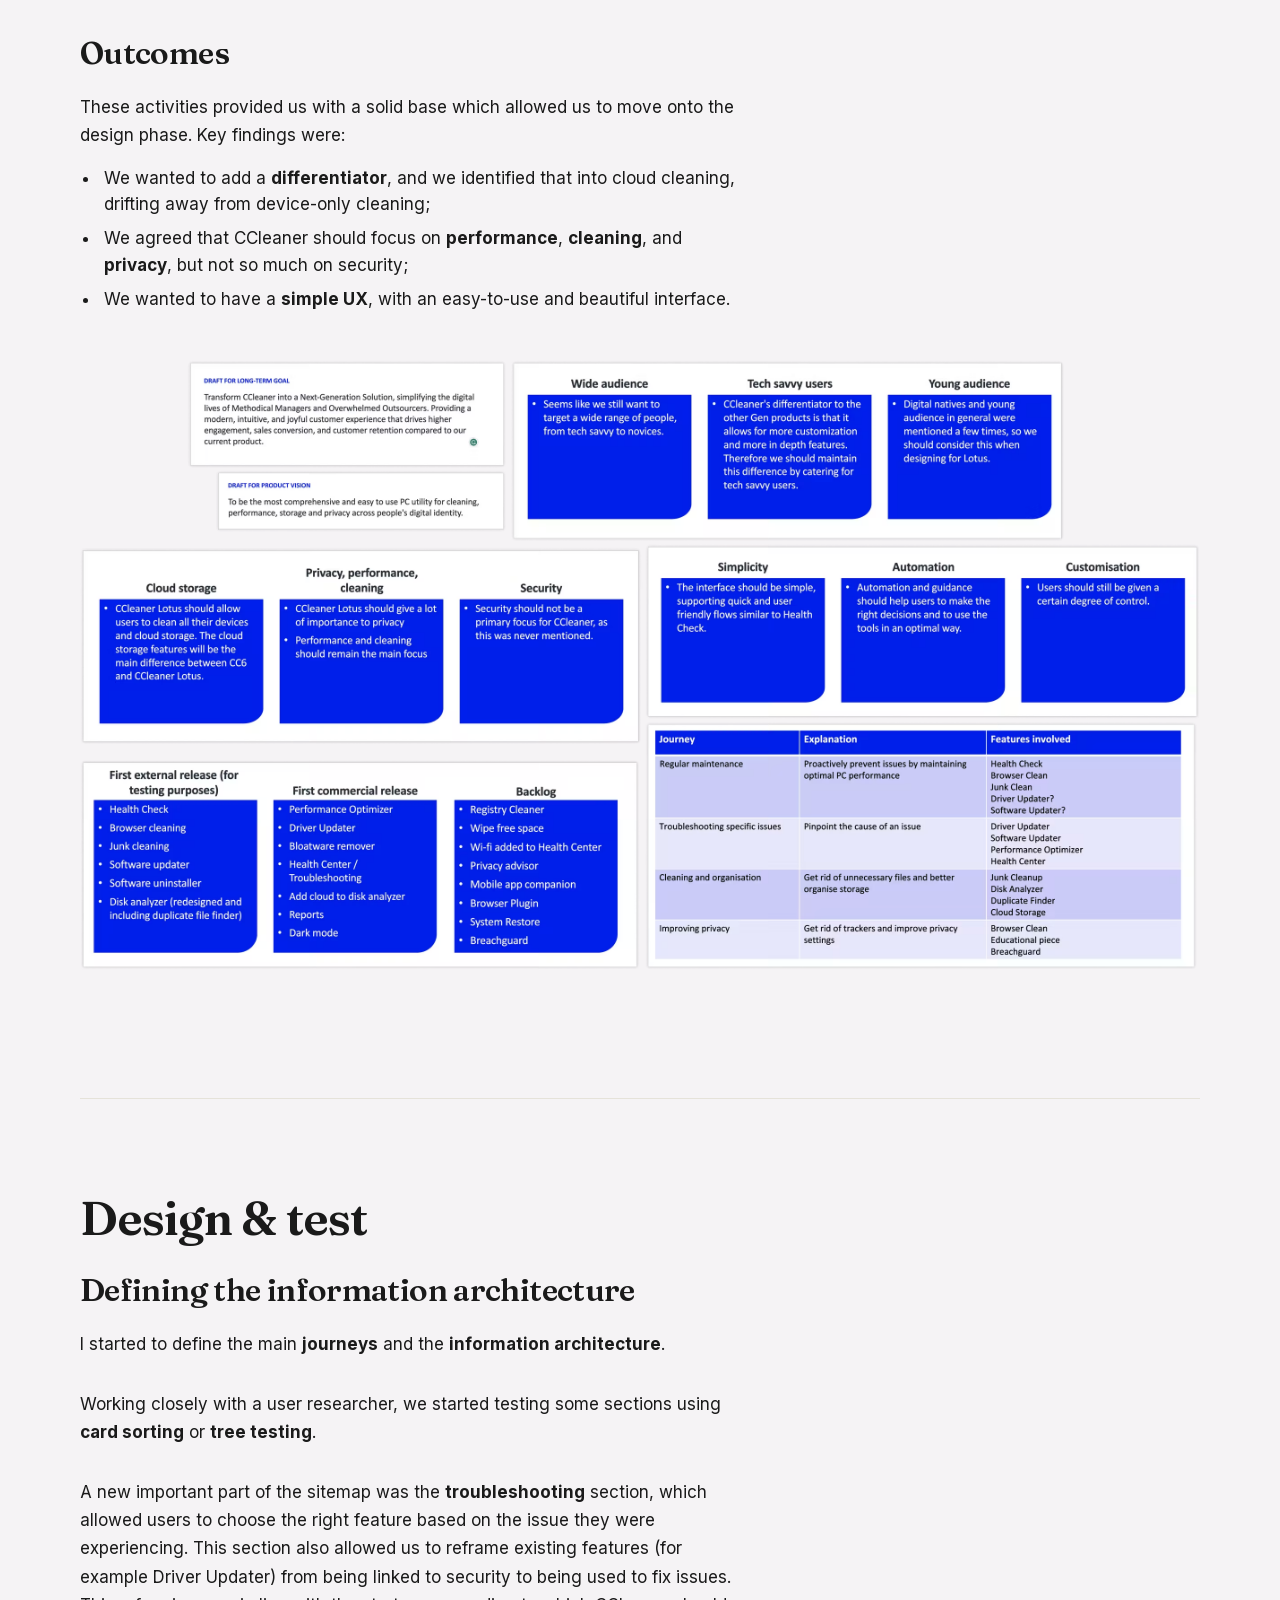
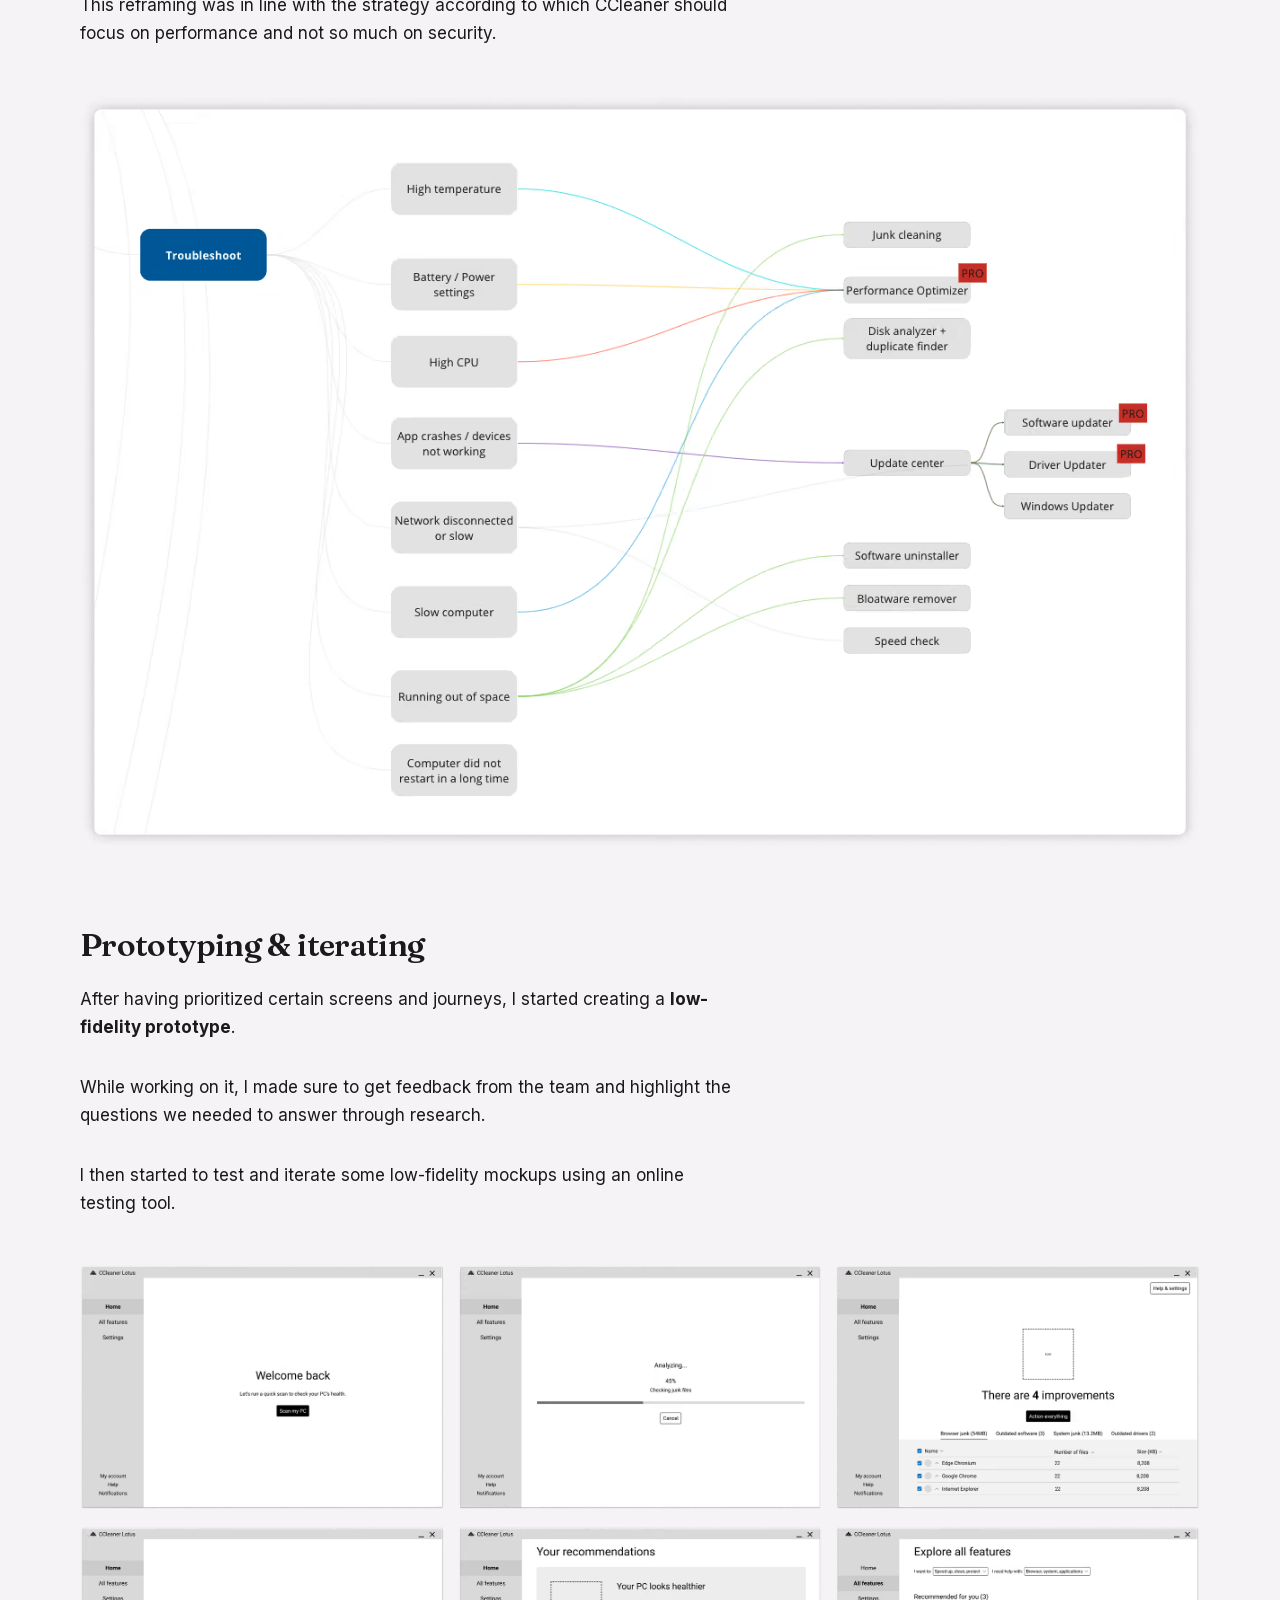
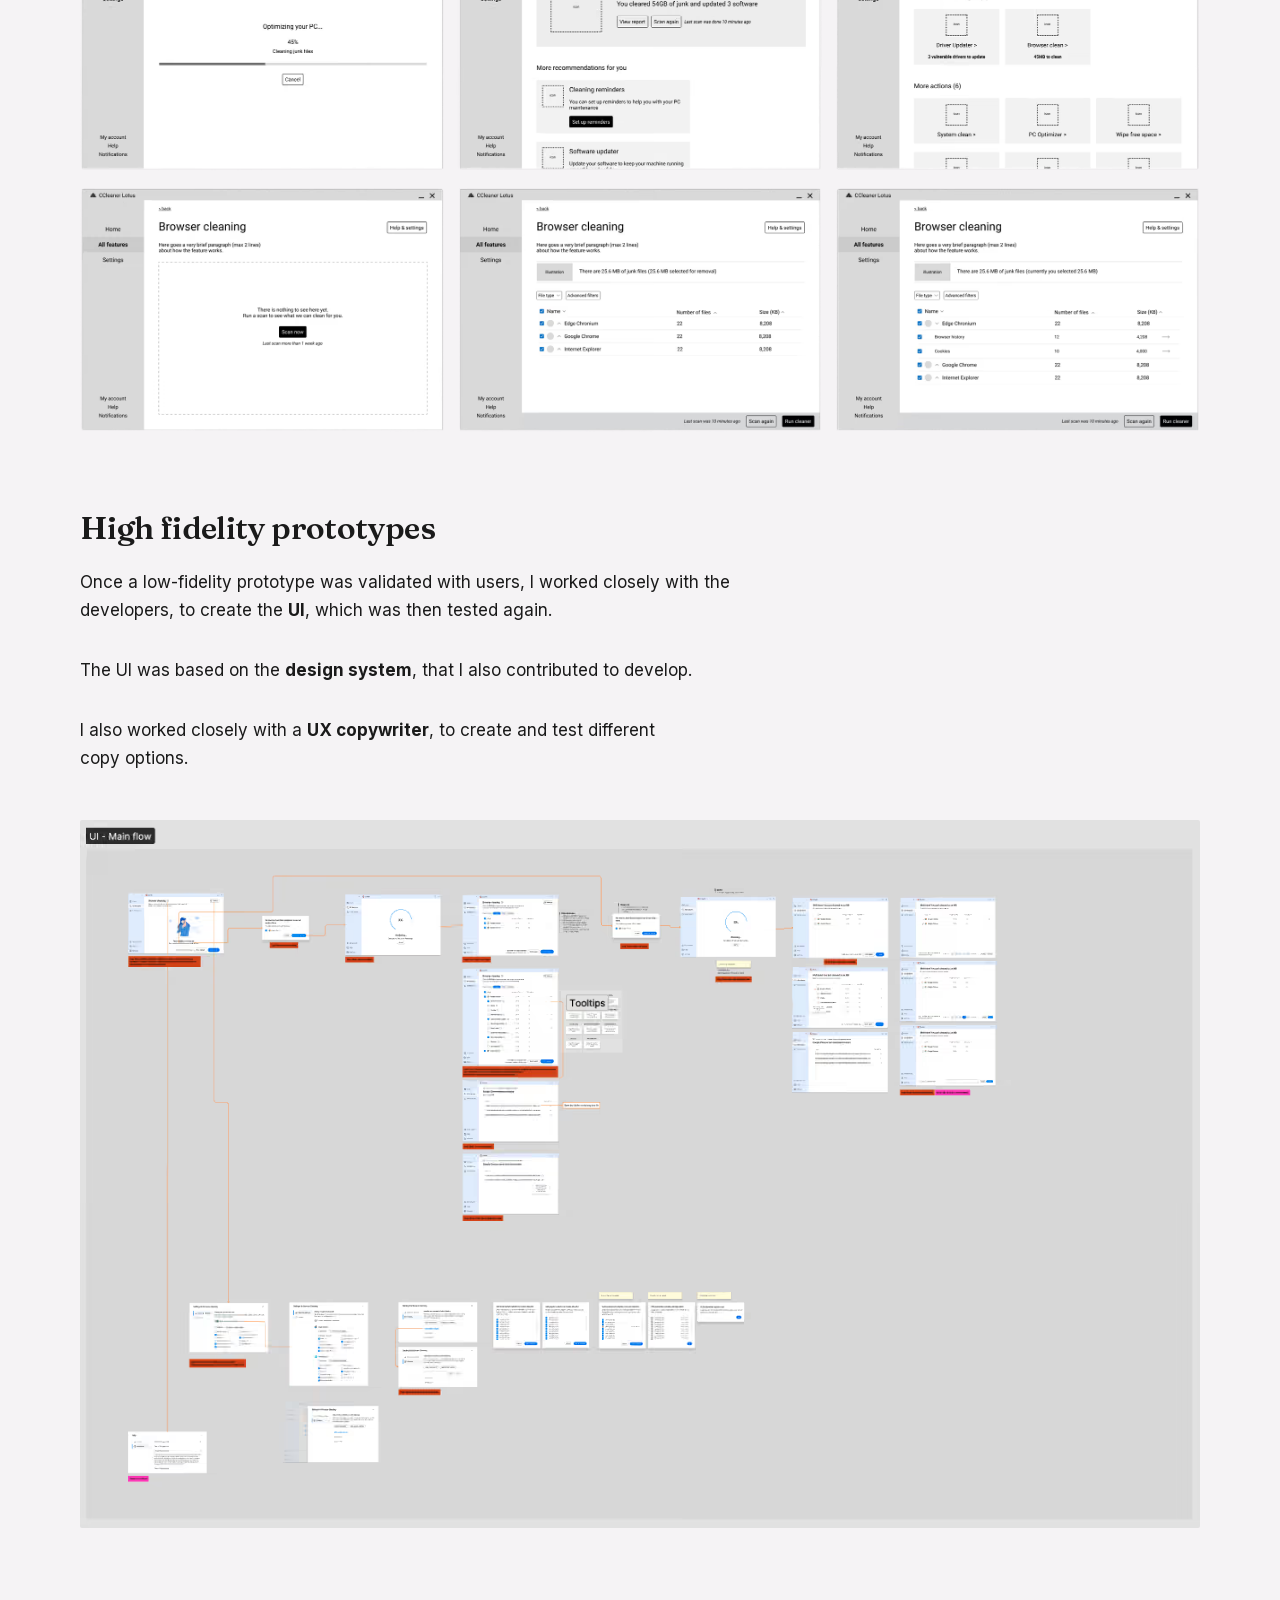
<file: ccleaner-lotus.html>
<!doctype html>
<html lang="en">
    <head>
        <meta charset="utf-8" />
        <meta name="viewport" content="width=device-width, initial-scale=1" />
        <title>CCleaner Lotus &middot; Cristina Viganò</title>
        <meta name="description" content="CCleaner was first launched in 2003 and it became more and more popular, reaching over 2 billion downloads worldwide." />
        <meta name="theme-color" content="#f5f3f5" />
        <link
            rel="preload"
            href="fonts/inter-latin.woff2"
            as="font"
            type="font/woff2"
            crossorigin
        />
        <link
            rel="preload"
            href="fonts/fraunces-latin.woff2"
            as="font"
            type="font/woff2"
            crossorigin
        />
        <script>document.documentElement.classList.add("js");</script>
        <script src="nav.js" defer></script>
        <link rel="stylesheet" href="styles.css" />
    </head>
    <body>
        <a href="#main" class="skip-link">Skip to content</a>

        <header class="site-header">
            <div class="container">
                <nav class="site-nav" aria-label="Primary">
                    <a href="index.html" class="site-name">Cristina Viganò</a>
                    <button
                        class="nav-toggle"
                        type="button"
                        aria-expanded="false"
                        aria-controls="site-menu"
                        aria-label="Open menu"
                    >
                        <span class="nav-toggle__bars" aria-hidden="true"></span>
                    </button>
                    <ul class="nav-list" id="site-menu">
                        <li><a href="index.html">Home</a></li>
                        <li><a href="projects.html" aria-current="page">Projects</a></li>
                        <li><a href="fun.html">On the side</a></li>
                        <li><a href="contact.html">Get in touch</a></li>
                    </ul>
                </nav>
            </div>
        </header>

        <main id="main">
            <section class="hero">
                <div class="container">
                    <p class="case-back">
                        <a href="projects.html"><span aria-hidden="true">&larr;</span> Back to all projects</a>
                    </p>
                    <p class="eyebrow">2023 &middot; CCleaner</p>
                    <h1>CCleaner Lotus</h1>
                    <p class="body-lead case-lead">Discovery, design and development of the redesign of a popular pc app</p>
                    <ul class="case-tags"><li>UX strategy</li><li>Team leading</li><li>Research</li><li>UI design</li></ul>
                </div>
            </section>

            <section class="case-intro-section">
                <div class="container">
                    <div class="case-narrative">
                        <h2 class="case-narrative__label">About ccleaner</h2>
                        <p>CCleaner was first launched in 2003 and it became more and more popular, reaching over <strong>2 billion downloads</strong> worldwide.</p>
                    </div>
                    <div class="case-narrative">
                        <h2 class="case-narrative__label">The problem</h2>
                        <p>CCleaner had not seen any major redesigns <strong>since 2014</strong>. As a consequence:</p>
                        <ul class="case-list">
                            <li>The product was never designed with <strong>selling</strong> in mind and so the features we offered to paying customers were not appealing enough</li>
                            <li>The <strong>information architecture</strong> was poor due to features being added over time</li>
                            <li><strong>Device cleaning</strong> as a space-saving measure was no longer a strong need: the app needed to pivot.</li>
                        </ul>
                        <p>I lead and carried out the <strong>strategy</strong>, <strong>UX</strong>, and <strong>design</strong> efforts for <strong>CCleaner Lotus</strong>, the future and improved version of the popular app.</p>
                    </div>
                    <div class="case-narrative">
                        <h2 class="case-narrative__label">My role</h2>
                        <p>Being the <strong>only designer</strong> in the project, I lead the UX, UI, and design strategy, involving other team members if and when necessary. I also got heavily involved in the <strong>product strategy</strong>, working closely with the PM.</p>
                    </div>
                    <div class="case-narrative">
                        <h2 class="case-narrative__label">Challenges</h2>
                        <ul class="case-list">
                            <li>Bringing <strong>innovation</strong> to a well-established and loved app (balancing innovation and familiarity)</li>
                            <li>Planning the <strong>strategy</strong> from scratch for a complete redesign of a product</li>
                            <li>Pushing the project forward while looking after <strong>business-as-usual</strong> tasks and while going through a merger</li>
                        </ul>
                    </div>
                    <ul class="stat-cards" aria-label="Headline results">
                        <li>
                            <p class="stat-cards__value">115 million</p>
                            <p class="stat-cards__label">users across devices</p>
                        </li>
                        <li>
                            <p class="stat-cards__value">61% &amp; 70%</p>
                            <p class="stat-cards__label">NPS score</p>
                        </li>
                    </ul>
                </div>
            </section>

            <section class="case-body">
                <div class="container">
                <ol class="project-timeline" aria-label="Project timeline">
                    <li>
                        <a href="#analysis">
                            <p class="project-timeline__phase">Analysis and research</p>
                            <p class="project-timeline__note">Market and user research, interviews and surveys.</p>
                        </a>
                    </li>
                    <li>
                        <a href="#ideation">
                            <p class="project-timeline__phase">Ideation</p>
                            <p class="project-timeline__note">Vision, strategy and workshops.</p>
                        </a>
                    </li>
                    <li>
                        <a href="#design-test">
                            <p class="project-timeline__phase">Design &amp; test</p>
                            <p class="project-timeline__note">IA, prototypes, UI and design system.</p>
                        </a>
                    </li>
                    <li>
                        <a href="#result">
                            <p class="project-timeline__phase">The result</p>
                            <p class="project-timeline__note">Outcomes shipped to 115 million users.</p>
                        </a>
                    </li>
                </ol>
                <div class="case-narrative">
                    <h2 id="analysis">Analysis and research</h2>
                    <h2 class="case-narrative__label">Studying the present</h2>
                    <p>At the beginning of the project, I needed to make sure that I knew the current situation of the market and of CCleaner.</p>
                    <p>For this reason, I conducted <strong>market research</strong> on direct competitors as well as other popular PC apps.</p>
                    <p>At the same time, I <strong>audited</strong> the current CCleaner to ensure I had a comprehensive list of all the current functionalities.</p>
                </div>
                <figure class="case-figure">
                    <div class="case-figure__media">
                        <picture>
                            <source srcset="images/ccleaner-lotus/01.avif" type="image/avif" />
                            <source srcset="images/ccleaner-lotus/01.webp" type="image/webp" />
                            <img src="images/ccleaner-lotus/01.jpg" alt="CCleaner Lotus. 1 - studying the present. Image 1." loading="lazy" decoding="async" />
                        </picture>
                    </div>
                </figure>
                <div class="case-narrative">
                    <h2 class="case-narrative__label">Getting stakeholders’ input</h2>
                    <p>I then ran a series of remote online <strong>workshops</strong> involving people from different teams to:</p>
                    <ul class="case-list">
                        <li>Collect <strong>insights</strong> from teams who hear a lot from customers, so that I could start to identify strengths, weaknesses, and known unknowns;</li>
                        <li>Collect and review existing <strong>research</strong>;</li>
                        <li>Create internal <strong>alignment</strong> and buy-in.</li>
                    </ul>
                </div>
                <figure class="case-figure">
                    <div class="case-figure__media">
                        <picture>
                            <source srcset="images/ccleaner-lotus/02.avif" type="image/avif" />
                            <source srcset="images/ccleaner-lotus/02.webp" type="image/webp" />
                            <img src="images/ccleaner-lotus/02.jpg" alt="CCleaner Lotus. 2 - getting stakeholders’ input. Image 2." loading="lazy" decoding="async" />
                        </picture>
                    </div>
                </figure>
                <div class="case-narrative">
                    <h2 class="case-narrative__label">Understanding users</h2>
                    <p>Based on the discovery work done to this point, I put together a <strong>research plan</strong> to answer the main questions around known unknowns and to verify the main insights emerged so far.</p>
                    <p>I personally ran <strong>4 rounds</strong> of qualitative research sessions, for a total of <strong>33 people</strong> interviewed.</p>
                    <p>To validate the outcomes of the interviews with a wider audience, I worked closely with a quantitative research expert. Together we designed, launched, and analyzed a survey that got <strong>2020 responses</strong>.</p>
                </div>
                <figure class="case-figure">
                    <div class="case-figure__media">
                        <picture>
                            <source srcset="images/ccleaner-lotus/03.avif" type="image/avif" />
                            <source srcset="images/ccleaner-lotus/03.webp" type="image/webp" />
                            <img src="images/ccleaner-lotus/03.jpg" alt="CCleaner Lotus. 3 - understanding users. Image 3." loading="lazy" decoding="async" />
                        </picture>
                    </div>
                </figure>
                <div class="case-narrative">
                    <h2 class="case-narrative__label">Identifying personas</h2>
                    <p>I then reviewed the users’ research results together with the segments identified at a higher org level.</p>
                    <p>Together with a user researcher we also ran a High Expectation Customer (HXC) survey with <strong>844 people</strong> to identify who our promoters were.</p>
                    <p>As a result, we identified <strong>2 segments</strong> to focus on:</p>
                    <ul class="case-list">
                        <li><strong>Methodical Managers</strong>: tech-savvy and confident users;</li>
                        <li><strong>Overwhelmed Outsourcers</strong>: less confident users who often rely on someone else’s help.</li>
                    </ul>
                </div>
                <figure class="case-figure">
                    <div class="case-figure__media">
                        <picture>
                            <source srcset="images/ccleaner-lotus/04.avif" type="image/avif" />
                            <source srcset="images/ccleaner-lotus/04.webp" type="image/webp" />
                            <img src="images/ccleaner-lotus/04.png" alt="CCleaner Lotus. 4 - identifying personas. Image 4." loading="lazy" decoding="async" />
                        </picture>
                    </div>
                </figure>
                <hr class="case-divider" />
                <div class="case-narrative">
                    <h2 id="ideation">Ideation</h2>
                    <h2 class="case-narrative__label">Vision</h2>
                    <p>To define the <strong>vision</strong> and the <strong>product strategy</strong>, I worked closely with the product manager. Together we defined a first draft of the vision.</p>
                    <p>I ran <strong>6 sessions</strong> of online workshops which brought together people from different teams:</p>
                    <ul class="case-list">
                        <li><strong>2 sessions</strong> on vision and strategy;</li>
                        <li><strong>3 sessions</strong> on features and ideas;</li>
                        <li><strong>2 sessions</strong> on roadmap and priorities.</li>
                    </ul>
                </div>
                <figure class="case-figure">
                    <div class="case-figure__media">
                        <picture>
                            <source srcset="images/ccleaner-lotus/05.avif" type="image/avif" />
                            <source srcset="images/ccleaner-lotus/05.webp" type="image/webp" />
                            <img src="images/ccleaner-lotus/05.jpg" alt="CCleaner Lotus. 1 - vision. Image 5." loading="lazy" decoding="async" />
                        </picture>
                    </div>
                </figure>
                <div class="case-narrative">
                    <h2 class="case-narrative__label">Ideas creation</h2>
                    <p>I also designed and helped conducted an <strong>in-person workshop</strong> which had a double goal:</p>
                    <ul class="case-list">
                        <li>Share the <strong>outcomes</strong> collected so far and get people enthusiastic about the project;</li>
                        <li>Sketch <strong>ideas</strong> with people from different teams to turn research insights into solutions.</li>
                    </ul>
                </div>
                <figure class="case-figure">
                    <div class="case-figure__media">
                        <picture>
                            <source srcset="images/ccleaner-lotus/06.avif" type="image/avif" />
                            <source srcset="images/ccleaner-lotus/06.webp" type="image/webp" />
                            <img src="images/ccleaner-lotus/06.jpg" alt="CCleaner Lotus. 2 - ideas creation. Image 6." loading="lazy" decoding="async" />
                        </picture>
                    </div>
                </figure>
                <div class="case-narrative">
                    <h2 class="case-narrative__label">Outcomes</h2>
                    <p>These activities provided us with a solid base which allowed us to move onto the design phase. Key findings were:</p>
                    <ul class="case-list">
                        <li>We wanted to add a <strong>differentiator</strong>, and we identified that into cloud cleaning, drifting away from device-only cleaning;</li>
                        <li>We agreed that CCleaner should focus on <strong>performance</strong>, <strong>cleaning</strong>, and <strong>privacy</strong>, but not so much on security;</li>
                        <li>We wanted to have a <strong>simple UX</strong>, with an easy-to-use and beautiful interface.</li>
                    </ul>
                </div>
                <figure class="case-figure">
                    <div class="case-figure__media">
                        <picture>
                            <source srcset="images/ccleaner-lotus/07.avif" type="image/avif" />
                            <source srcset="images/ccleaner-lotus/07.webp" type="image/webp" />
                            <img src="images/ccleaner-lotus/07.png" alt="CCleaner Lotus. 3 - outcomes. Image 7." loading="lazy" decoding="async" />
                        </picture>
                    </div>
                </figure>
                <hr class="case-divider" />
                <div class="case-narrative">
                    <h2 id="design-test">Design &amp; test</h2>
                    <h2 class="case-narrative__label">Defining the information architecture</h2>
                    <p>I started to define the main <strong>journeys</strong> and the <strong>information architecture</strong>.</p>
                    <p>Working closely with a user researcher, we started testing some sections using <strong>card sorting</strong> or <strong>tree testing</strong>.</p>
                    <p>A new important part of the sitemap was the <strong>troubleshooting</strong> section, which allowed users to choose the right feature based on the issue they were experiencing. This section also allowed us to reframe existing features (for example Driver Updater) from being linked to security to being used to fix issues. This reframing was in line with the strategy according to which CCleaner should focus on performance and not so much on security.</p>
                </div>
                <figure class="case-figure">
                    <div class="case-figure__media">
                        <picture>
                            <source srcset="images/ccleaner-lotus/08.avif" type="image/avif" />
                            <source srcset="images/ccleaner-lotus/08.webp" type="image/webp" />
                            <img src="images/ccleaner-lotus/08.png" alt="CCleaner Lotus. Defining the information architecture. Image 8." loading="lazy" decoding="async" />
                        </picture>
                    </div>
                </figure>
                <div class="case-narrative">
                    <h2 class="case-narrative__label">Prototyping &amp; iterating</h2>
                    <p>After having prioritized certain screens and journeys, I started creating a <strong>low-fidelity prototype</strong>.</p>
                    <p>While working on it, I made sure to get feedback from the team and highlight the questions we needed to answer through research.</p>
                    <p>I then started to test and iterate some low-fidelity mockups using an online testing tool.</p>
                </div>
                <figure class="case-figure">
                    <div class="case-figure__media">
                        <picture>
                            <source srcset="images/ccleaner-lotus/09.avif" type="image/avif" />
                            <source srcset="images/ccleaner-lotus/09.webp" type="image/webp" />
                            <img src="images/ccleaner-lotus/09.png" alt="CCleaner Lotus. Prototyping &amp; iterating. Image 9." loading="lazy" decoding="async" />
                        </picture>
                    </div>
                </figure>
                <div class="case-narrative">
                    <h2 class="case-narrative__label">High fidelity prototypes</h2>
                    <p>Once a low-fidelity prototype was validated with users, I worked closely with the developers, to create the <strong>UI</strong>, which was then tested again.</p>
                    <p>The UI was based on the <strong>design system</strong>, that I also contributed to develop.</p>
                    <p>I also worked closely with a <strong>UX copywriter</strong>, to create and test different copy options.</p>
                </div>
                <figure class="case-figure">
                    <div class="case-figure__media">
                        <picture>
                            <source srcset="images/ccleaner-lotus/10.avif" type="image/avif" />
                            <source srcset="images/ccleaner-lotus/10.webp" type="image/webp" />
                            <img src="images/ccleaner-lotus/10.png" alt="CCleaner Lotus. High fidelity prototypes. Image 10." loading="lazy" decoding="async" />
                        </picture>
                    </div>
                </figure>
                <div class="case-narrative">
                    <h2 class="case-narrative__label">Specifications &amp; development</h2>
                    <p>I also created <strong>specifications</strong> to help developers use the correct components and to specify the behaviour of all the elements.</p>
                    <p>I then continued supporting developers throughout the process of implementation.</p>
                </div>
                <figure class="case-figure">
                    <div class="case-figure__media">
                        <picture>
                            <source srcset="images/ccleaner-lotus/11.avif" type="image/avif" />
                            <source srcset="images/ccleaner-lotus/11.webp" type="image/webp" />
                            <img src="images/ccleaner-lotus/11.png" alt="CCleaner Lotus. 4 - specifications &amp; development. Image 11." loading="lazy" decoding="async" />
                        </picture>
                    </div>
                </figure>
                <hr class="case-divider" />
                <div class="case-narrative">
                    <h2 id="result">The result</h2>
                </div>
                <figure class="case-figure">
                    <div class="case-figure__media">
                        <picture>
                            <source srcset="images/ccleaner-lotus/12.avif" type="image/avif" />
                            <source srcset="images/ccleaner-lotus/12.webp" type="image/webp" />
                            <img src="images/ccleaner-lotus/12.jpg" alt="CCleaner Lotus. The result. Image 12." loading="lazy" decoding="async" />
                        </picture>
                    </div>
                </figure>
                <div class="case-narrative">
                    <h2 class="case-narrative__label">1 - Examples of addressed needs: expanding functionality</h2>
                    <p><strong>Need:</strong> Device cleaning was becoming more and more obsolete. CCleaner needed to pivot its main functionality.</p>
                    <p><strong>Solution:</strong> We included cloud cleaning and cloud storage management in the strategy of the product. This would help with the usefulness of the app, as well as enrich the value of the paid membership. The cloud management part would be attached to disk analyser, an existing feature. This would allow us to adopt an agile approach in adding more features as we developed the app.</p>
                    <p>The first release would just include disk analysis, maintaining a similar functionality to what already exists.</p>
                    <p>Cloud Cleaning would be added later on, focussing people to manage multiple storage spaces (key need according to research).</p>
                </div>
                <figure class="case-figure">
                    <div class="case-figure__media">
                        <picture>
                            <source srcset="images/ccleaner-lotus/13.avif" type="image/avif" />
                            <source srcset="images/ccleaner-lotus/13.webp" type="image/webp" />
                            <img src="images/ccleaner-lotus/13.jpg" alt="CCleaner Lotus. Cloud cleaning. Image 13." loading="lazy" decoding="async" />
                        </picture>
                    </div>
                </figure>
                <figure class="case-figure">
                    <div class="case-figure__media">
                        <picture>
                            <source srcset="images/ccleaner-lotus/14.avif" type="image/avif" />
                            <source srcset="images/ccleaner-lotus/14.webp" type="image/webp" />
                            <img src="images/ccleaner-lotus/14.jpg" alt="CCleaner Lotus. Cloud cleaning. Image 14." loading="lazy" decoding="async" />
                        </picture>
                    </div>
                </figure>
                <div class="case-narrative">
                    <h2 class="case-narrative__label">2 - Examples of addressed needs: accessibility</h2>
                    <p><strong>Need:</strong> The usability and general accessibility of the product needed improvement.</p>
                    <p><strong>Solution:</strong> I redesigned the features to make them easier to use and more accessible.</p>
                </div>
                <figure class="case-figure">
                    <div class="case-figure__media">
                        <picture>
                            <source srcset="images/ccleaner-lotus/15.avif" type="image/avif" />
                            <source srcset="images/ccleaner-lotus/15.webp" type="image/webp" />
                            <img src="images/ccleaner-lotus/15.png" alt="CCleaner Lotus. Before and after. Image 15." loading="lazy" decoding="async" />
                        </picture>
                    </div>
                </figure>
                <figure class="case-figure">
                    <div class="case-figure__media">
                        <picture>
                            <source srcset="images/ccleaner-lotus/16.avif" type="image/avif" />
                            <source srcset="images/ccleaner-lotus/16.webp" type="image/webp" />
                            <img src="images/ccleaner-lotus/16.jpg" alt="CCleaner Lotus. Before and after. Image 16." loading="lazy" decoding="async" />
                        </picture>
                    </div>
                </figure>
                <div class="case-narrative">
                    <h2 class="case-narrative__label">3 - Examples of addressed needs: discoverability</h2>
                    <p><strong>Need:</strong> make it easier for users to find more / new functionalities. From research, I discovered that most users tended to always use the same few functionalities and sometimes they didn’t know which other ones would be helpful for them.</p>
                    <p><strong>Solution:</strong> CCleaner Lotus will be more proactive. Instead of expecting the user to choose the best feature, it will surface the most urgent/helpful actions or tips. For example in this prototype, after having run a general scan, users get some recommendations on what functionalities they should use next.</p>
                </div>
                <figure class="case-figure">
                    <div class="case-figure__media">
                        <picture>
                            <source srcset="images/ccleaner-lotus/17.avif" type="image/avif" />
                            <source srcset="images/ccleaner-lotus/17.webp" type="image/webp" />
                            <img src="images/ccleaner-lotus/17.jpg" alt="CCleaner Lotus. Proactive recommendations. Image 17." loading="lazy" decoding="async" />
                        </picture>
                    </div>
                </figure>
                <div class="case-narrative">
                    <h2 class="case-narrative__label">4 - Examples of addressed needs: customisation</h2>
                    <p><strong>Need:</strong> The research highlighted that there were 2 types of users.</p>
                    <ul class="case-list">
                        <li>One type (the majority) used CCleaner as a routine task. They wanted to set CCleaner up a certain way once, and then always run it in the same way, without having to spend time on it.</li>
                        <li>The other type used CCleaner ad hoc when they needed something specific (e.g. some people used it to clean a browser or to update a specific driver that was creating issues).</li>
                    </ul>
                    <p><strong>Solution:</strong> I designed 2 flows:</p>
                    <ul class="case-list">
                        <li>People can quickly run a general scan from the dashboard.</li>
                        <li>Alternatively, they can use the side menu to Optimize or Troubleshoot. Optimize (originally called “Explore all features”) is indicated for people who use the app as a maintenance tool. Troubleshoot provides the journey for those people who are experiencing an issue.</li>
                    </ul>
                </div>
                <figure class="case-figure">
                    <div class="case-figure__media">
                        <picture>
                            <source srcset="images/ccleaner-lotus/18.avif" type="image/avif" />
                            <source srcset="images/ccleaner-lotus/18.webp" type="image/webp" />
                            <img src="images/ccleaner-lotus/18.jpg" alt="CCleaner Lotus. 4. Image 18." loading="lazy" decoding="async" />
                        </picture>
                    </div>
                </figure>
                <figure class="case-figure">
                    <div class="case-figure__media">
                        <picture>
                            <source srcset="images/ccleaner-lotus/19.avif" type="image/avif" />
                            <source srcset="images/ccleaner-lotus/19.webp" type="image/webp" />
                            <img src="images/ccleaner-lotus/19.jpg" alt="CCleaner Lotus. 4. Image 19." loading="lazy" decoding="async" />
                        </picture>
                    </div>
                </figure>
                <div class="case-narrative">
                    <h2 class="case-narrative__label">Prototype of a feature: Browser Cleaning</h2>
                    <p>One of the first prototypes I created was Browser Cleaning. This was the first feature to be implemented as a proof of concept. Not only I was designing for this specific feature, but I was also creating the structure for all features, in order to make them as consistent as possible.<br />
                    I made sure to include all the elements that would be needed by all or most features, such as feature title, feature explanation, settings, success messages, CTA bar, and table structure.</p>
                </div>
                <figure class="case-figure">
                    <div class="case-figure__media">
                        <picture>
                            <source srcset="images/ccleaner-lotus/20.avif" type="image/avif" />
                            <source srcset="images/ccleaner-lotus/20.webp" type="image/webp" />
                            <img src="images/ccleaner-lotus/20.jpg" alt="CCleaner Lotus. Prototype of a feature: Browser Cleaning. Image 20." loading="lazy" decoding="async" />
                        </picture>
                    </div>
                </figure>
                <figure class="case-figure">
                    <div class="case-figure__media">
                        <picture>
                            <source srcset="images/ccleaner-lotus/21.avif" type="image/avif" />
                            <source srcset="images/ccleaner-lotus/21.webp" type="image/webp" />
                            <img src="images/ccleaner-lotus/21.jpg" alt="CCleaner Lotus. Prototype of a feature: Browser Cleaning. Image 21." loading="lazy" decoding="async" />
                        </picture>
                    </div>
                </figure>
                <figure class="case-figure">
                    <div class="case-figure__media">
                        <picture>
                            <source srcset="images/ccleaner-lotus/22.avif" type="image/avif" />
                            <source srcset="images/ccleaner-lotus/22.webp" type="image/webp" />
                            <img src="images/ccleaner-lotus/22.jpg" alt="CCleaner Lotus. Prototype of a feature: Browser Cleaning. Image 22." loading="lazy" decoding="async" />
                        </picture>
                    </div>
                </figure>
                <figure class="case-figure">
                    <div class="case-figure__media">
                        <picture>
                            <source srcset="images/ccleaner-lotus/23.avif" type="image/avif" />
                            <source srcset="images/ccleaner-lotus/23.webp" type="image/webp" />
                            <img src="images/ccleaner-lotus/23.jpg" alt="CCleaner Lotus. Prototype of a feature: Browser Cleaning. Image 23." loading="lazy" decoding="async" />
                        </picture>
                    </div>
                </figure>
                <div class="case-narrative">
                    <h2>Achievements</h2>
                    <p>CCleaner Lotus has not been launched yet, but the following achievements were already reached:</p>
                    <ul class="case-list">
                        <li>Set up a <strong>design system</strong> to be used by designers and developers</li>
                        <li>Set up rules around <strong>logic</strong> and <strong>responsiveness</strong></li>
                        <li><strong>First prototype</strong> was internally and externally tested, with excellent feedback in terms of usability</li>
                    </ul>
                </div>
                <hr class="case-divider" />
                <div class="case-narrative">
                    <h2>Testimonials</h2>
                </div>
                <blockquote class="case-quote">
                    I worked with Cristina on multiple projects, and it has always been a pleasure!
She is a great senior UX Designer and team player with strong collaborative skills and transparent communication.
She leads projects dynamically and positively, following the agile methodology. Her solid background and wide range of experiences give her multiple talents, from leading workshops with the team and organising user interviews and analysis to creating appropriate user flow and wireframes.
Cristina shares her knowledge with the team through numerous workshop exercises allowing us to explore various ideas and concepts. Her approach was straightforward and calm during these exercises, with a friendly and upbeat vibe!
                    <cite>Flavie Davigny, Senior Product Designer</cite>
                </blockquote>
                </div>
            </section>

            <section class="case-next">
                <div class="container">
                    <a href="intl-sos.html">
                        <p class="case-next__label">Next project</p>
                        <span class="case-next__title">International SOS</span>
                    </a>
                </div>
            </section>
        </main>

        <footer class="site-footer">
            <div class="container footer-row">
                <p>&copy; 2026 Cristina Viganò</p>
                <p>
                    <a href="mailto:cr.vigano@gmail.com">cr.vigano@gmail.com</a>
                    &nbsp;&middot;&nbsp;
                    <a href="https://www.linkedin.com/in/cristinavigano/" rel="me noopener">LinkedIn</a>
                </p>
            </div>
        </footer>
    </body>
</html>
</file>
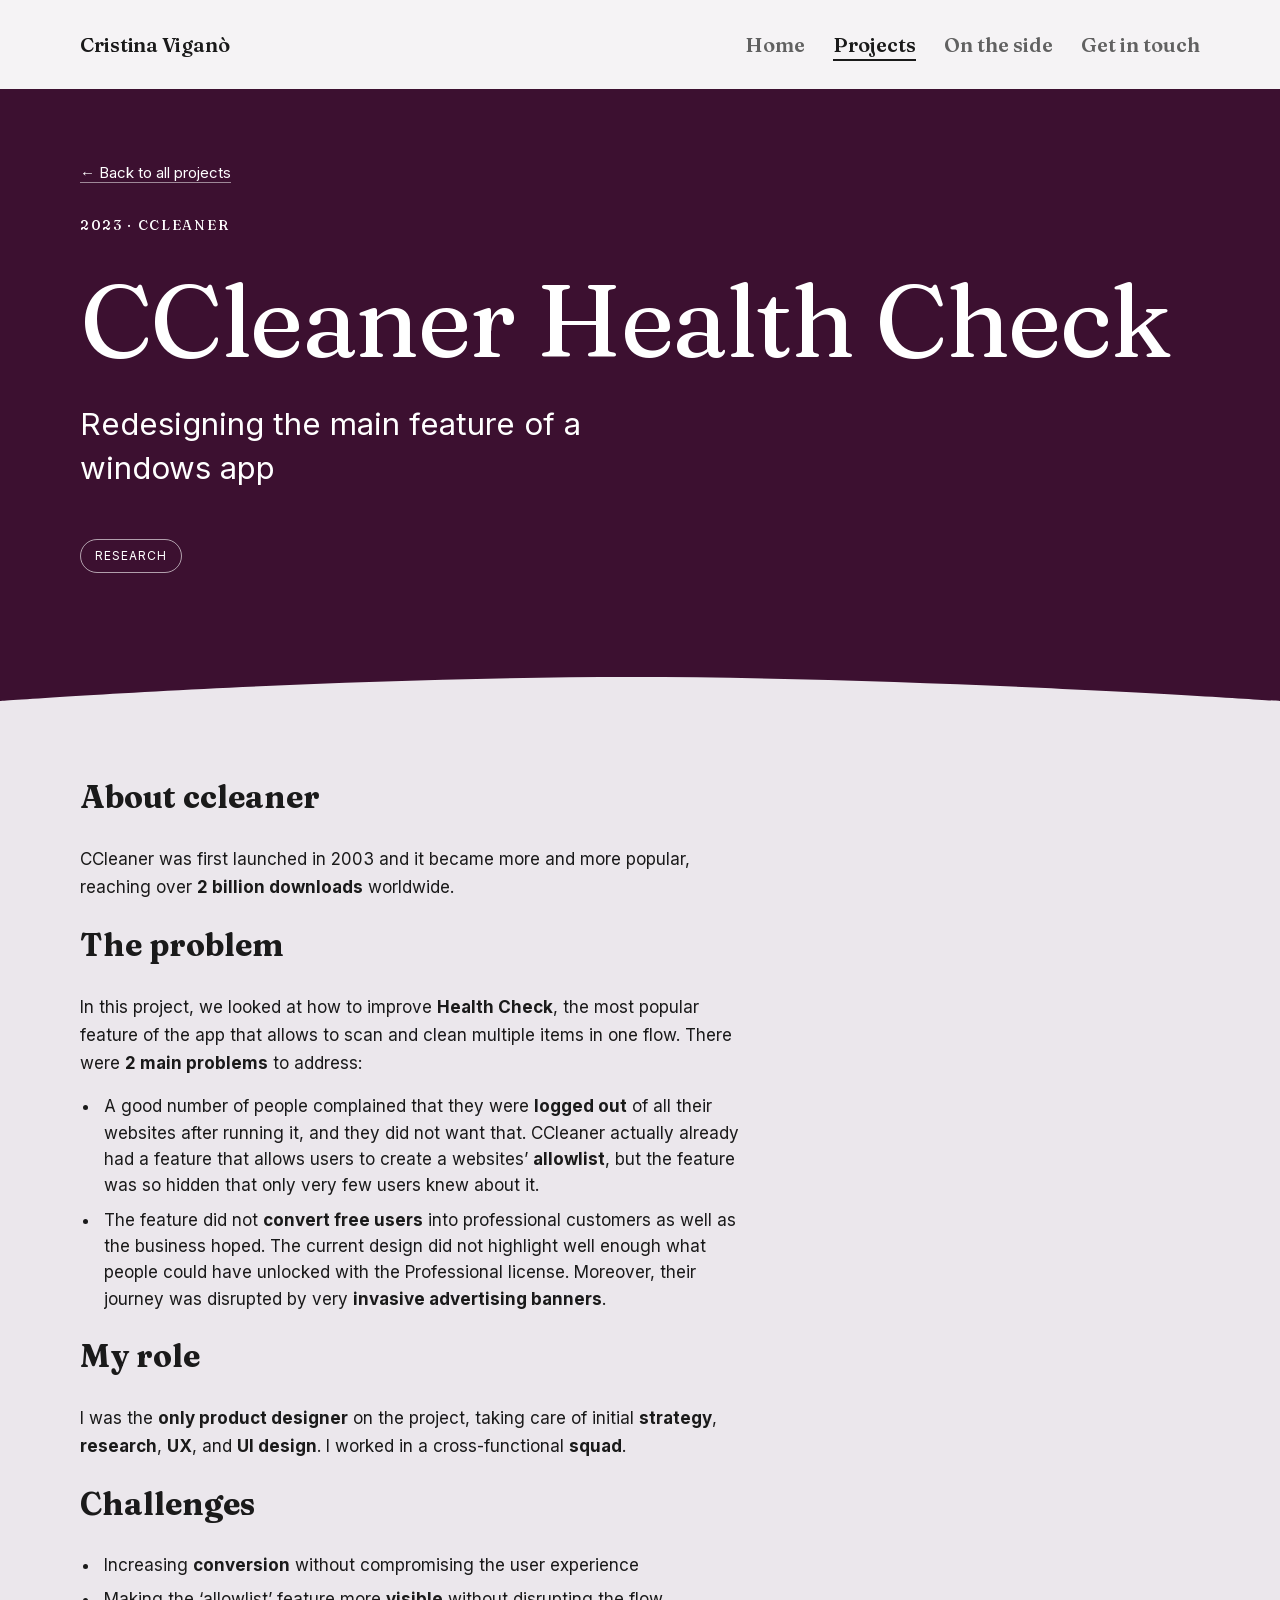
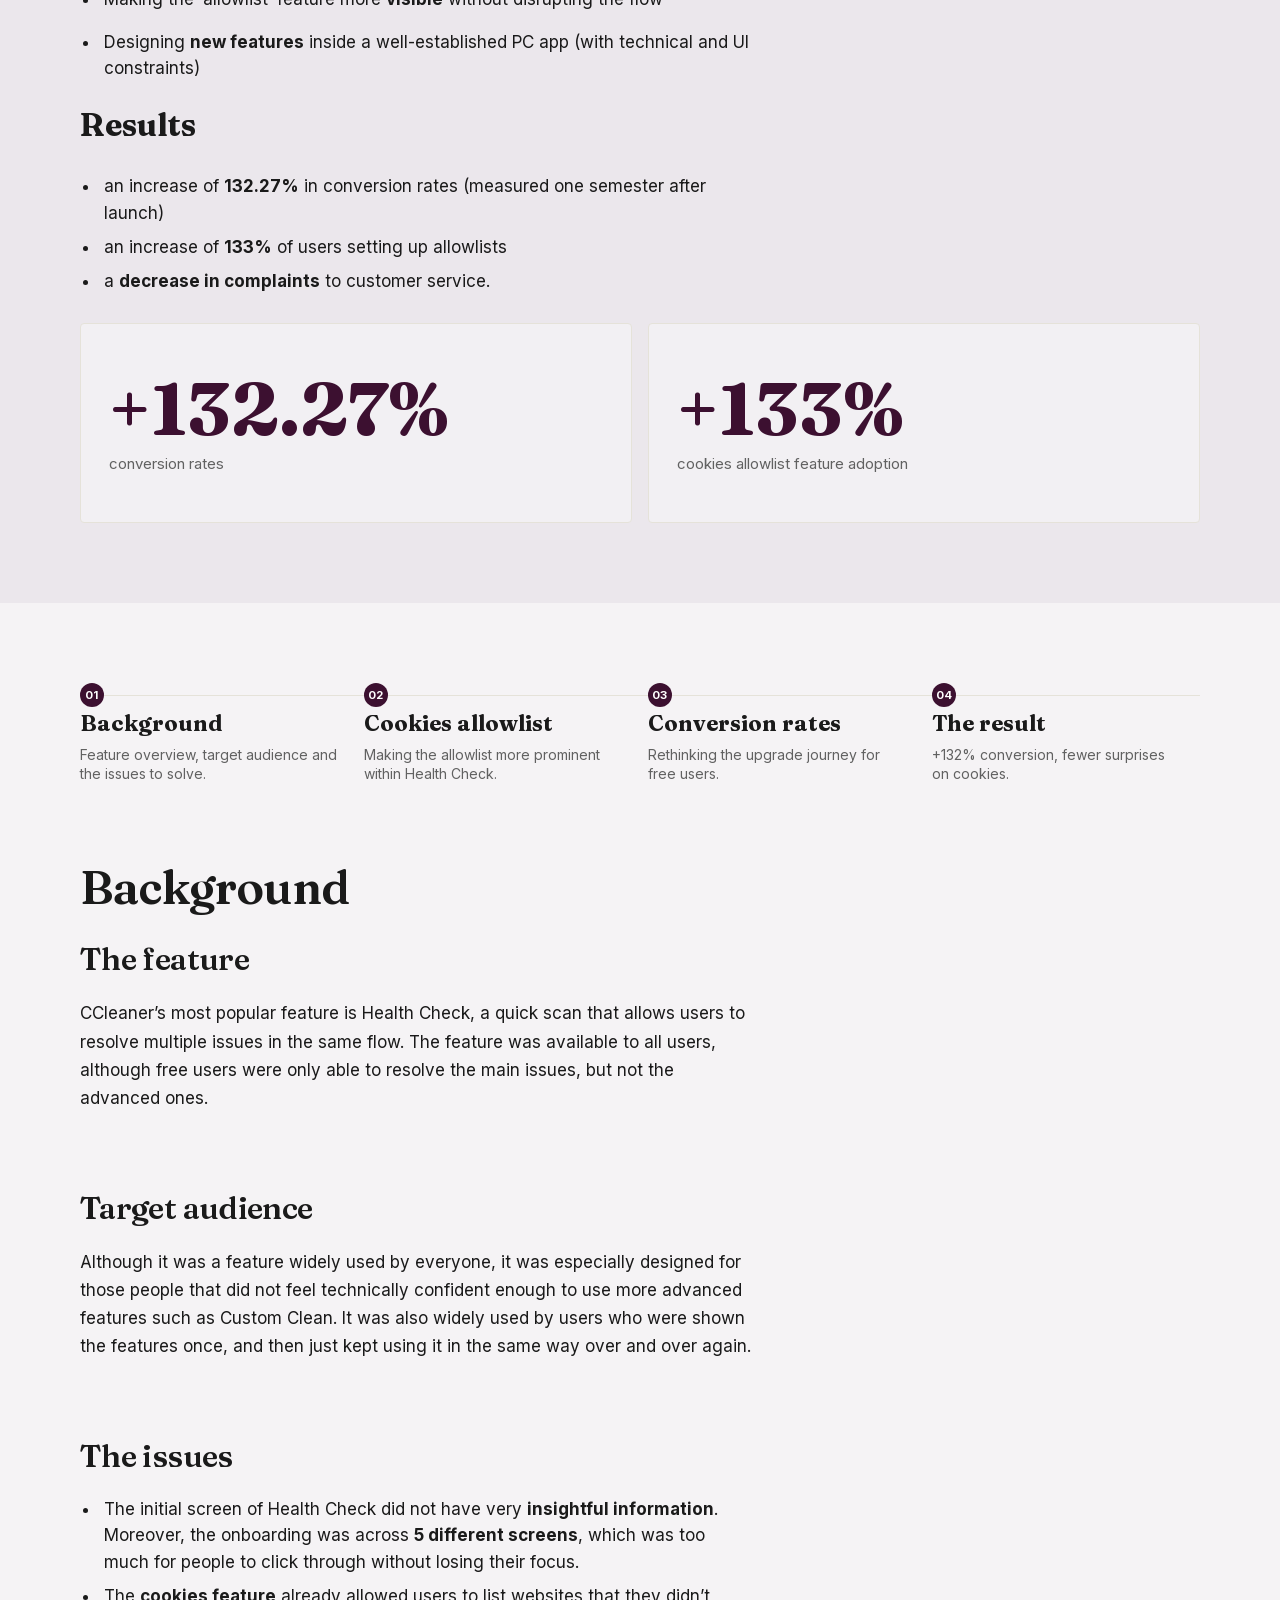
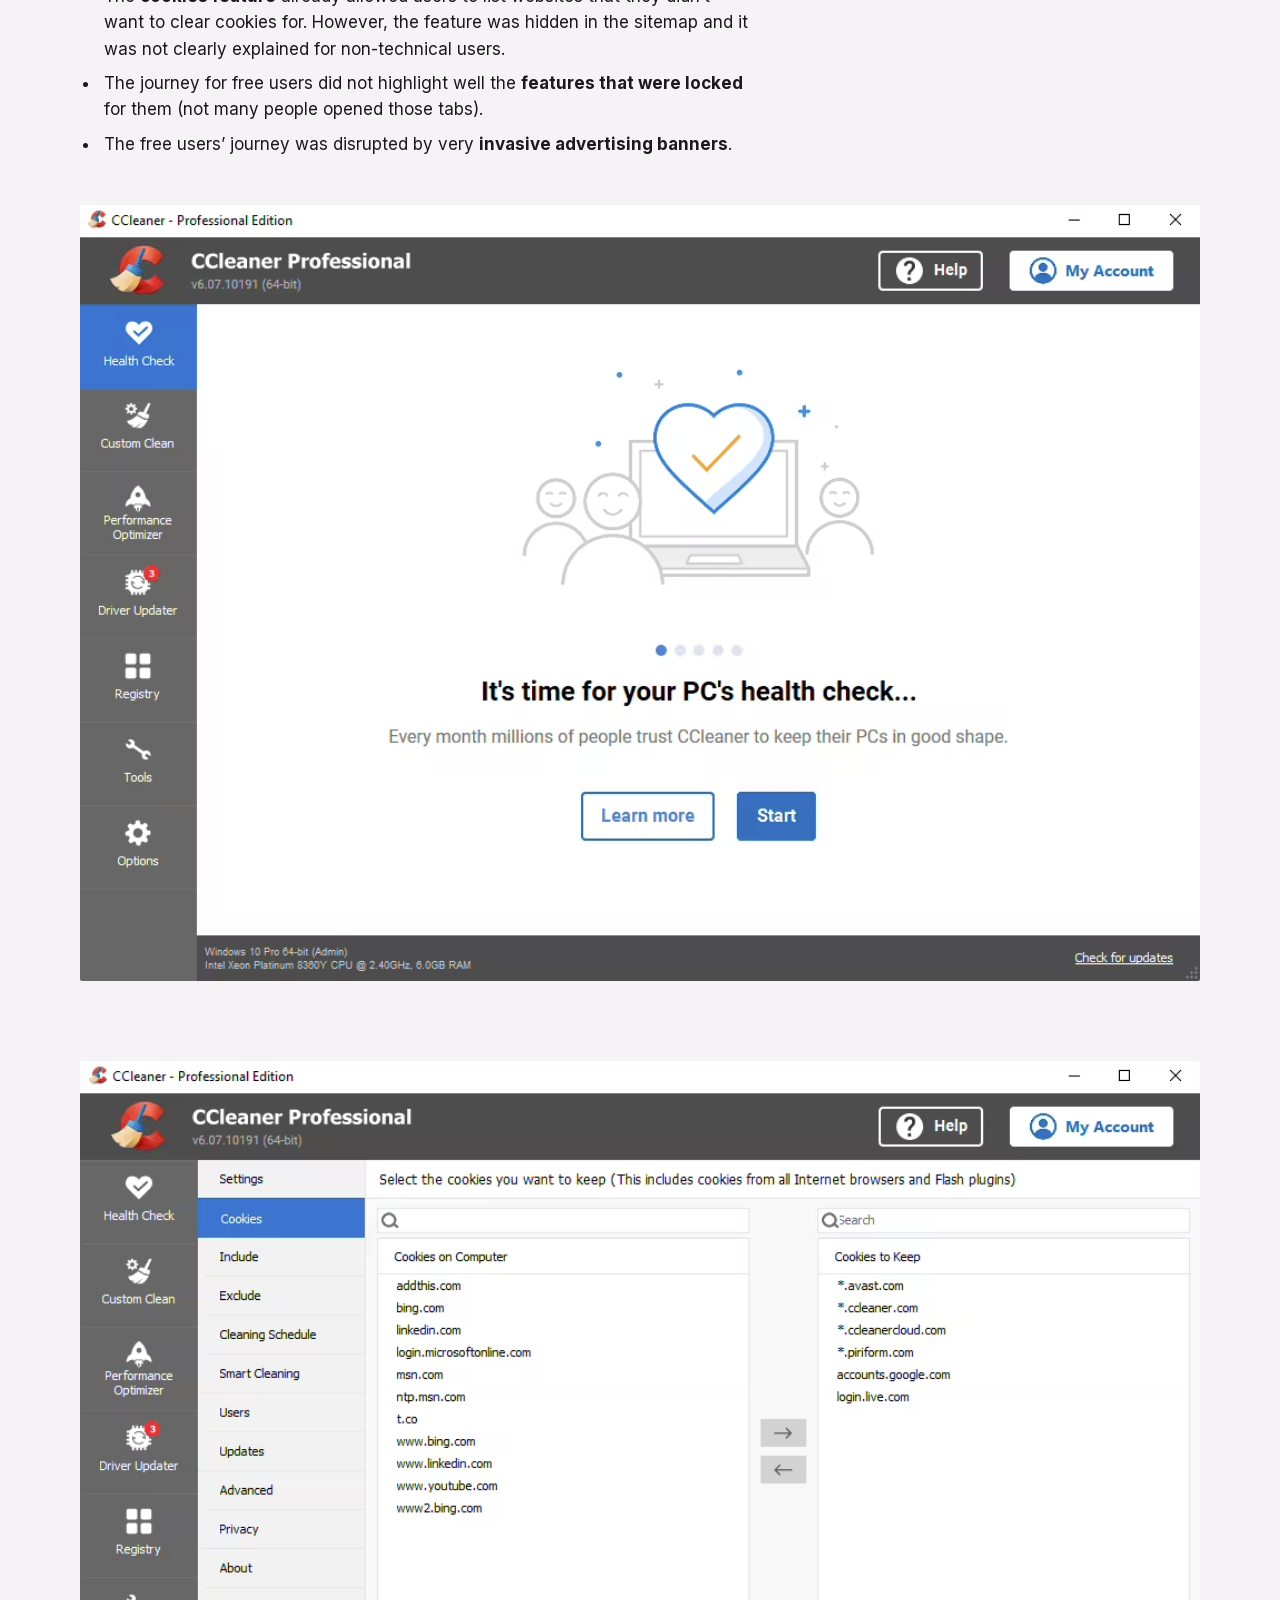
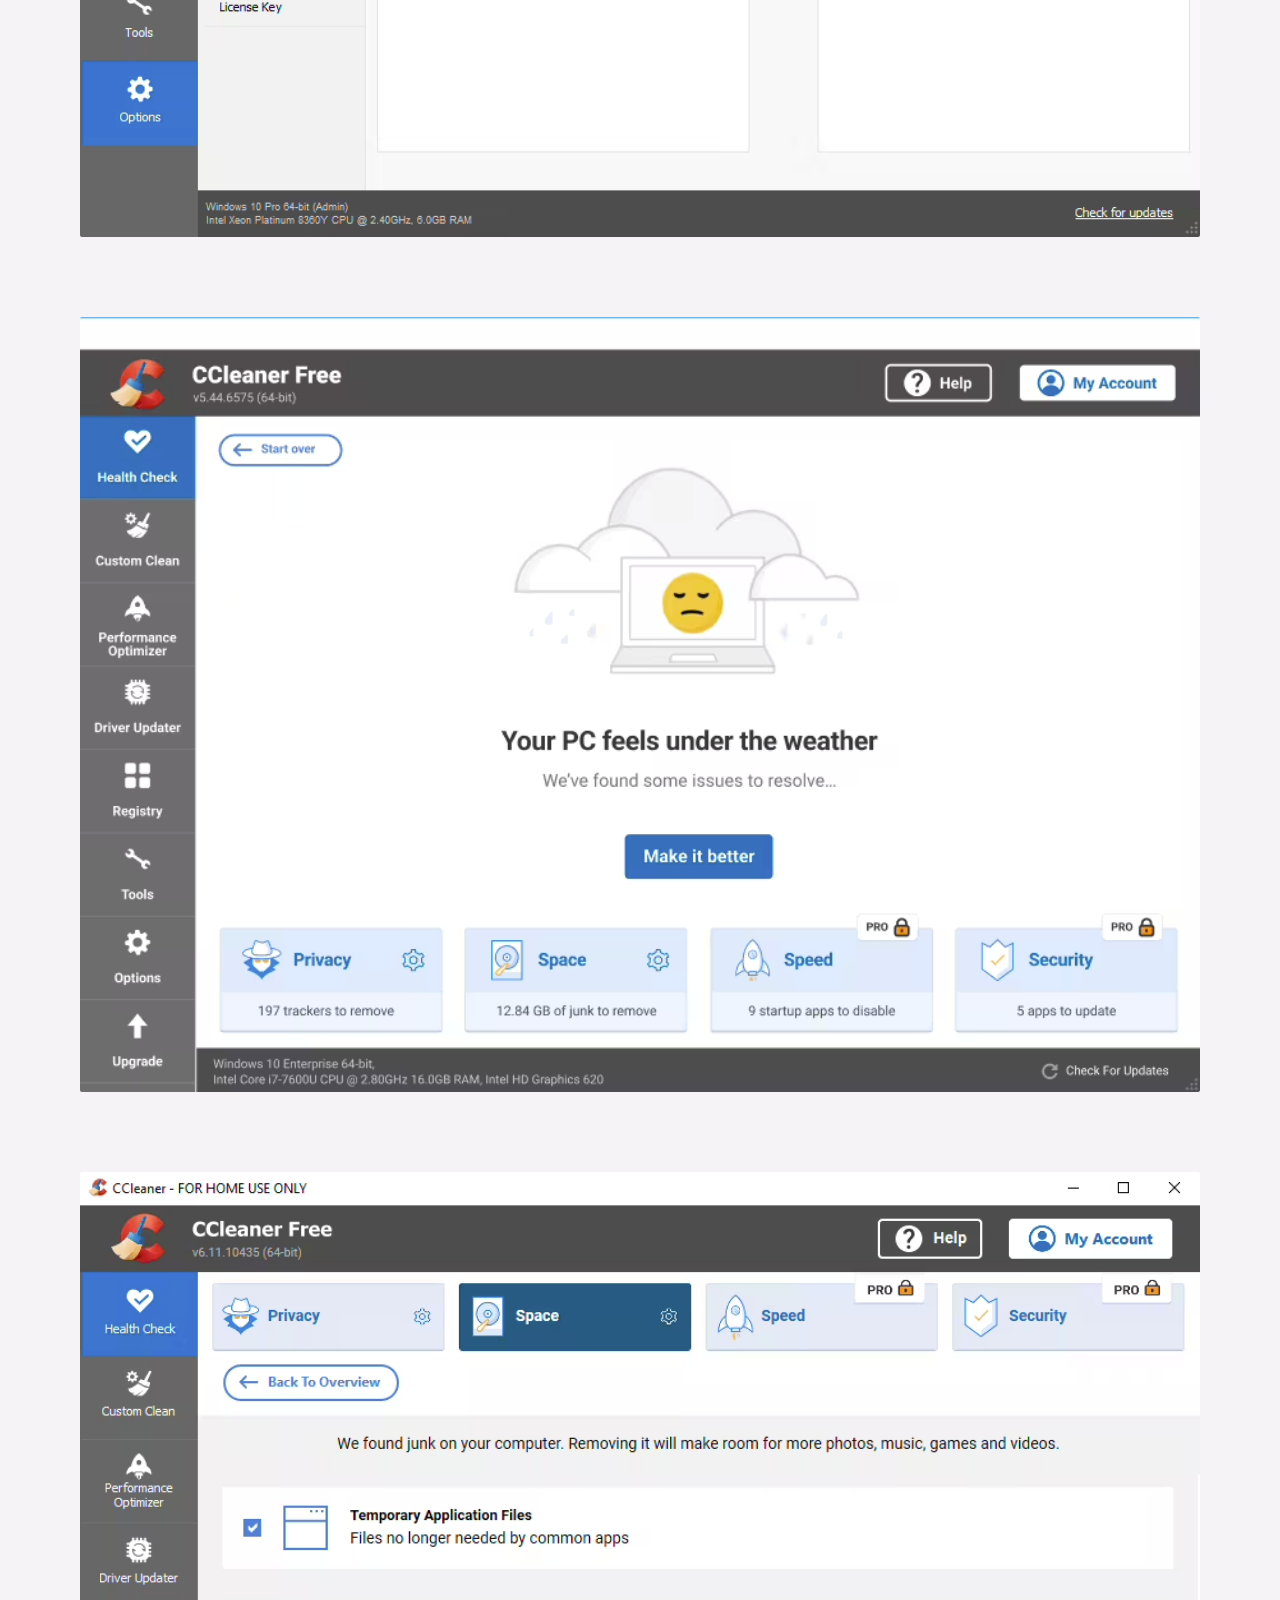
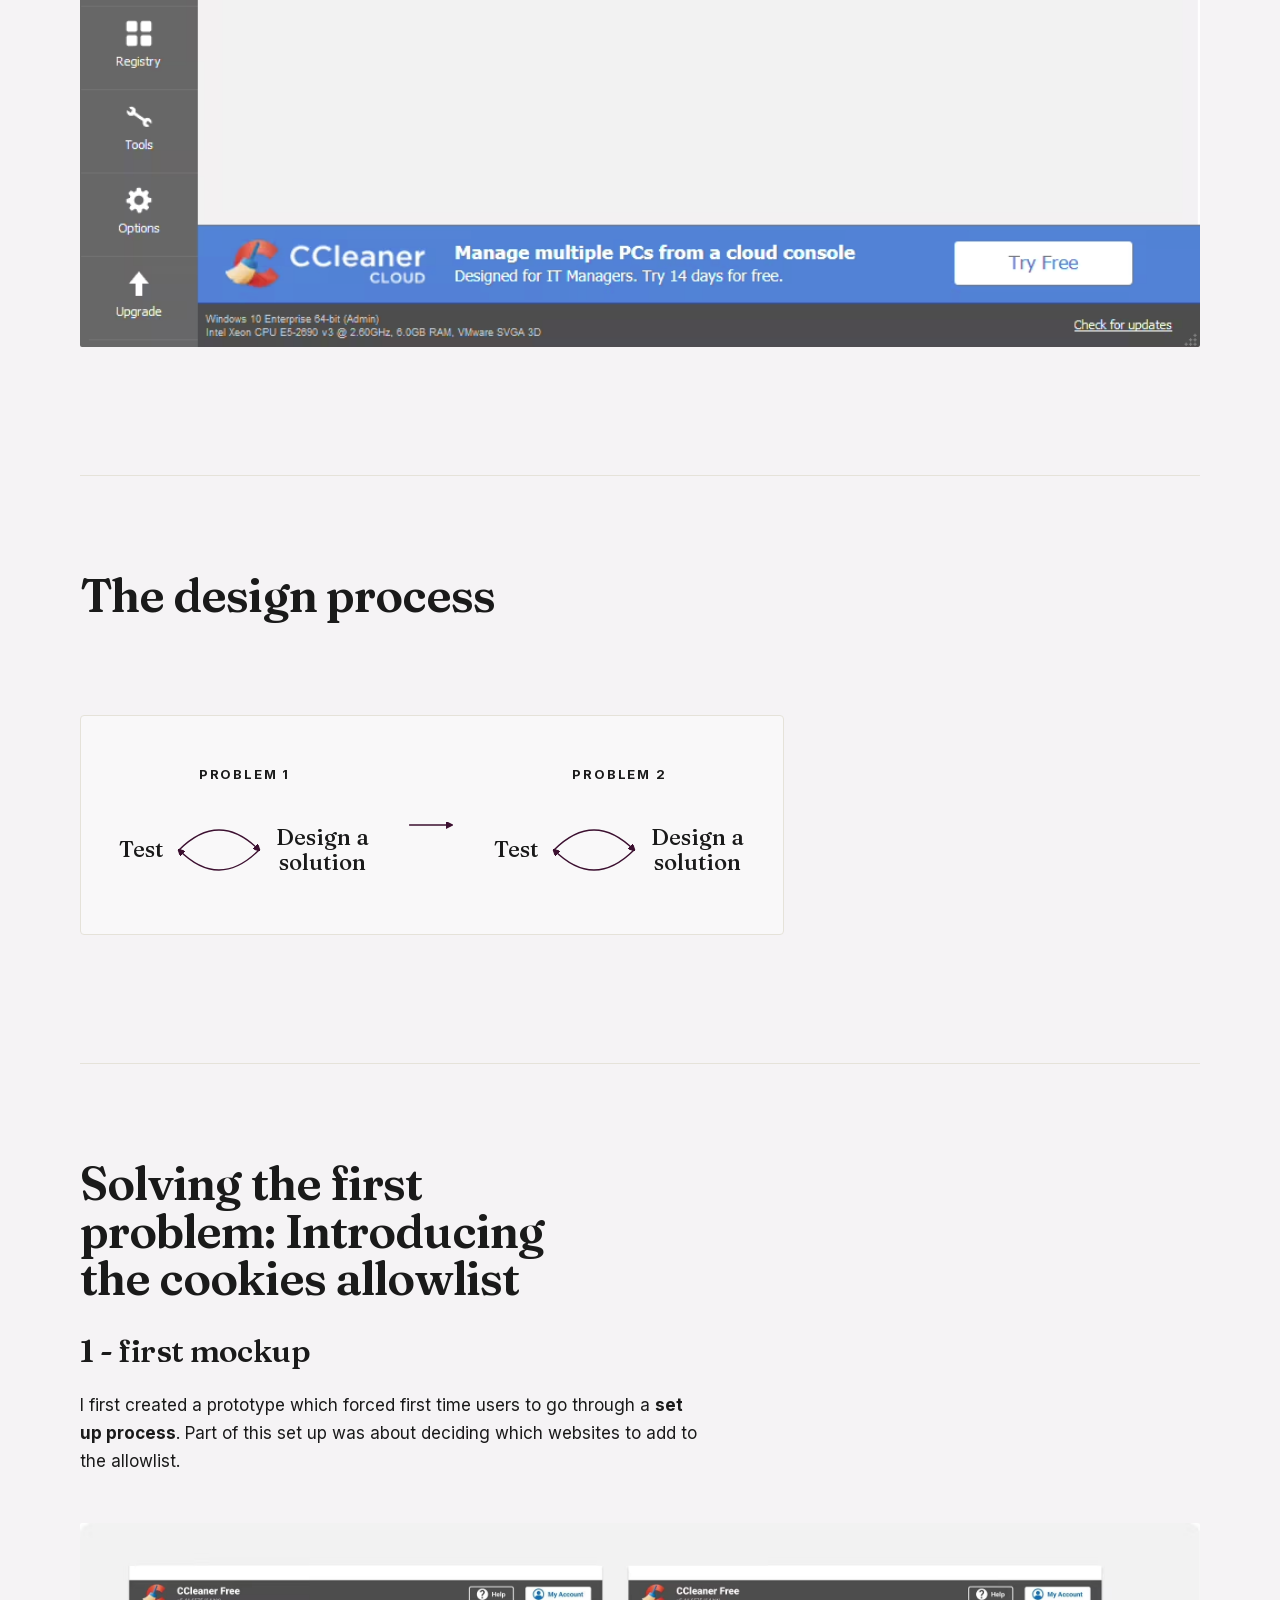
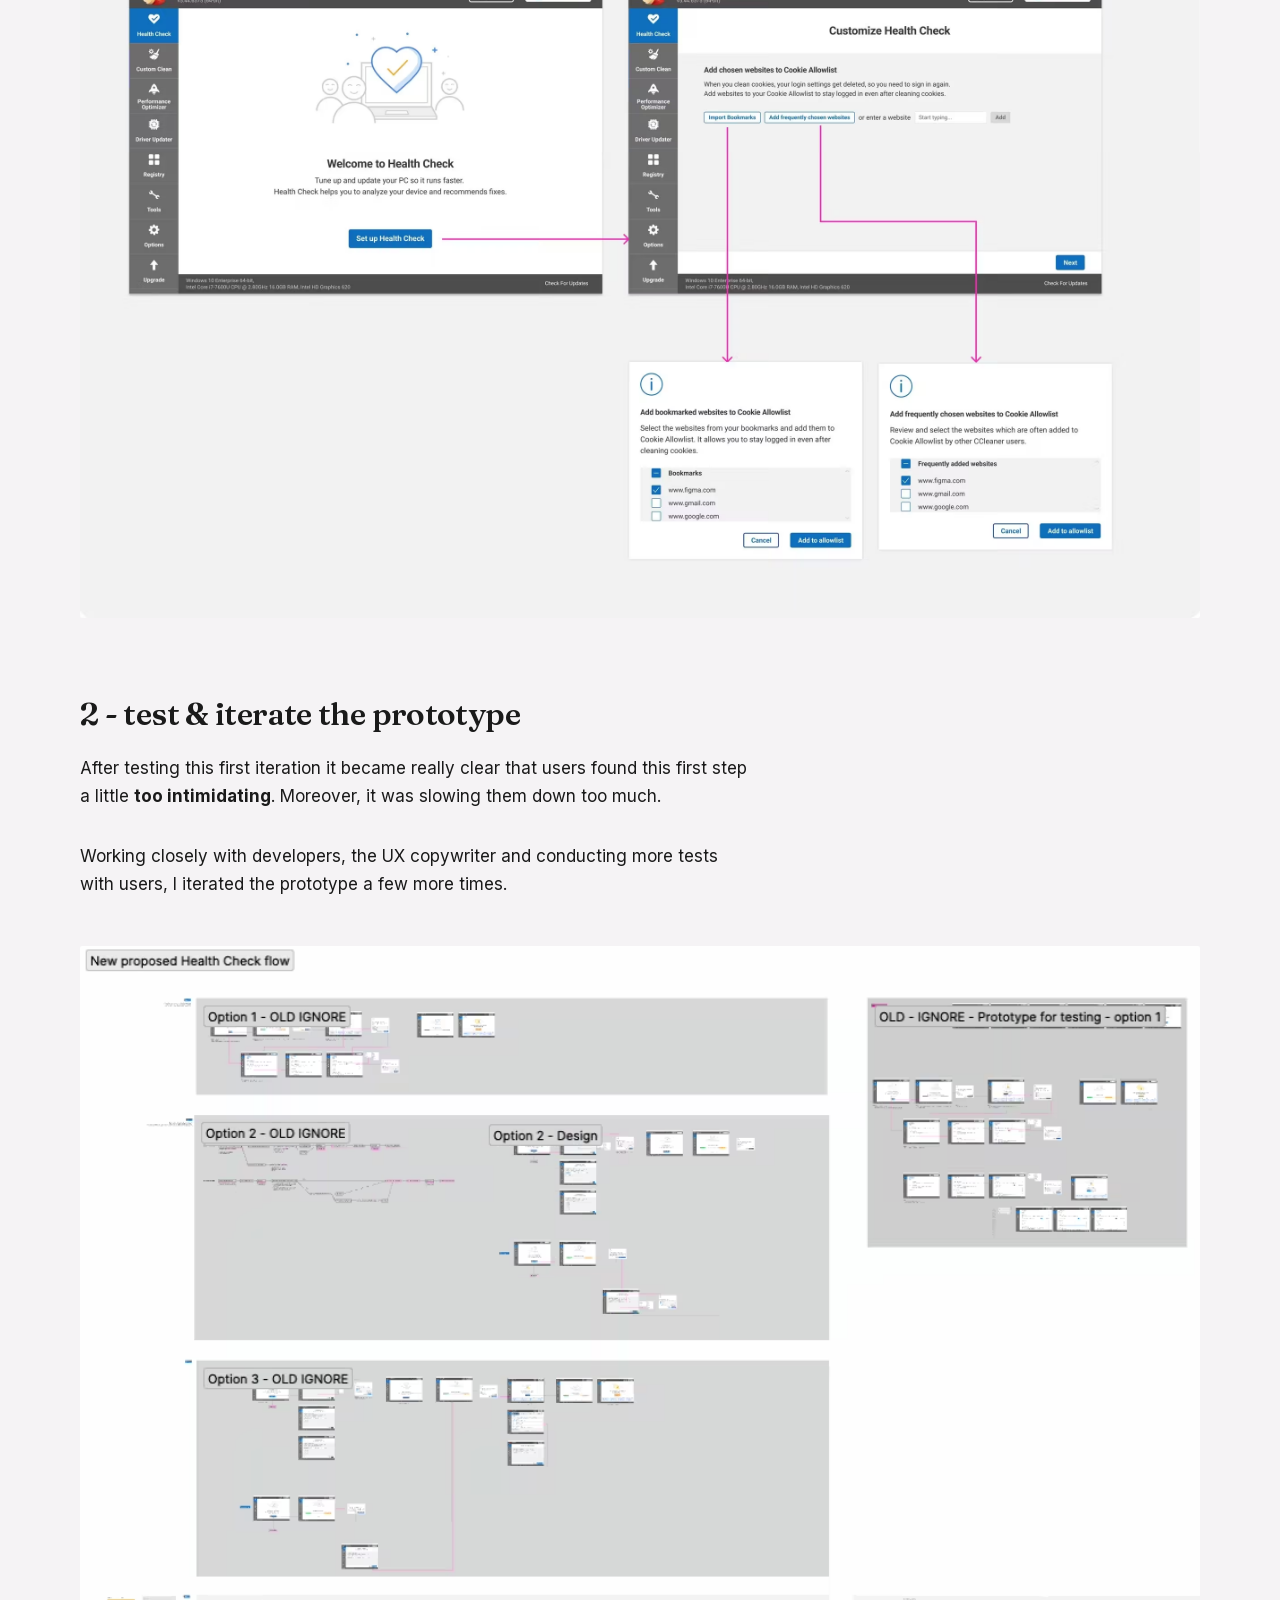
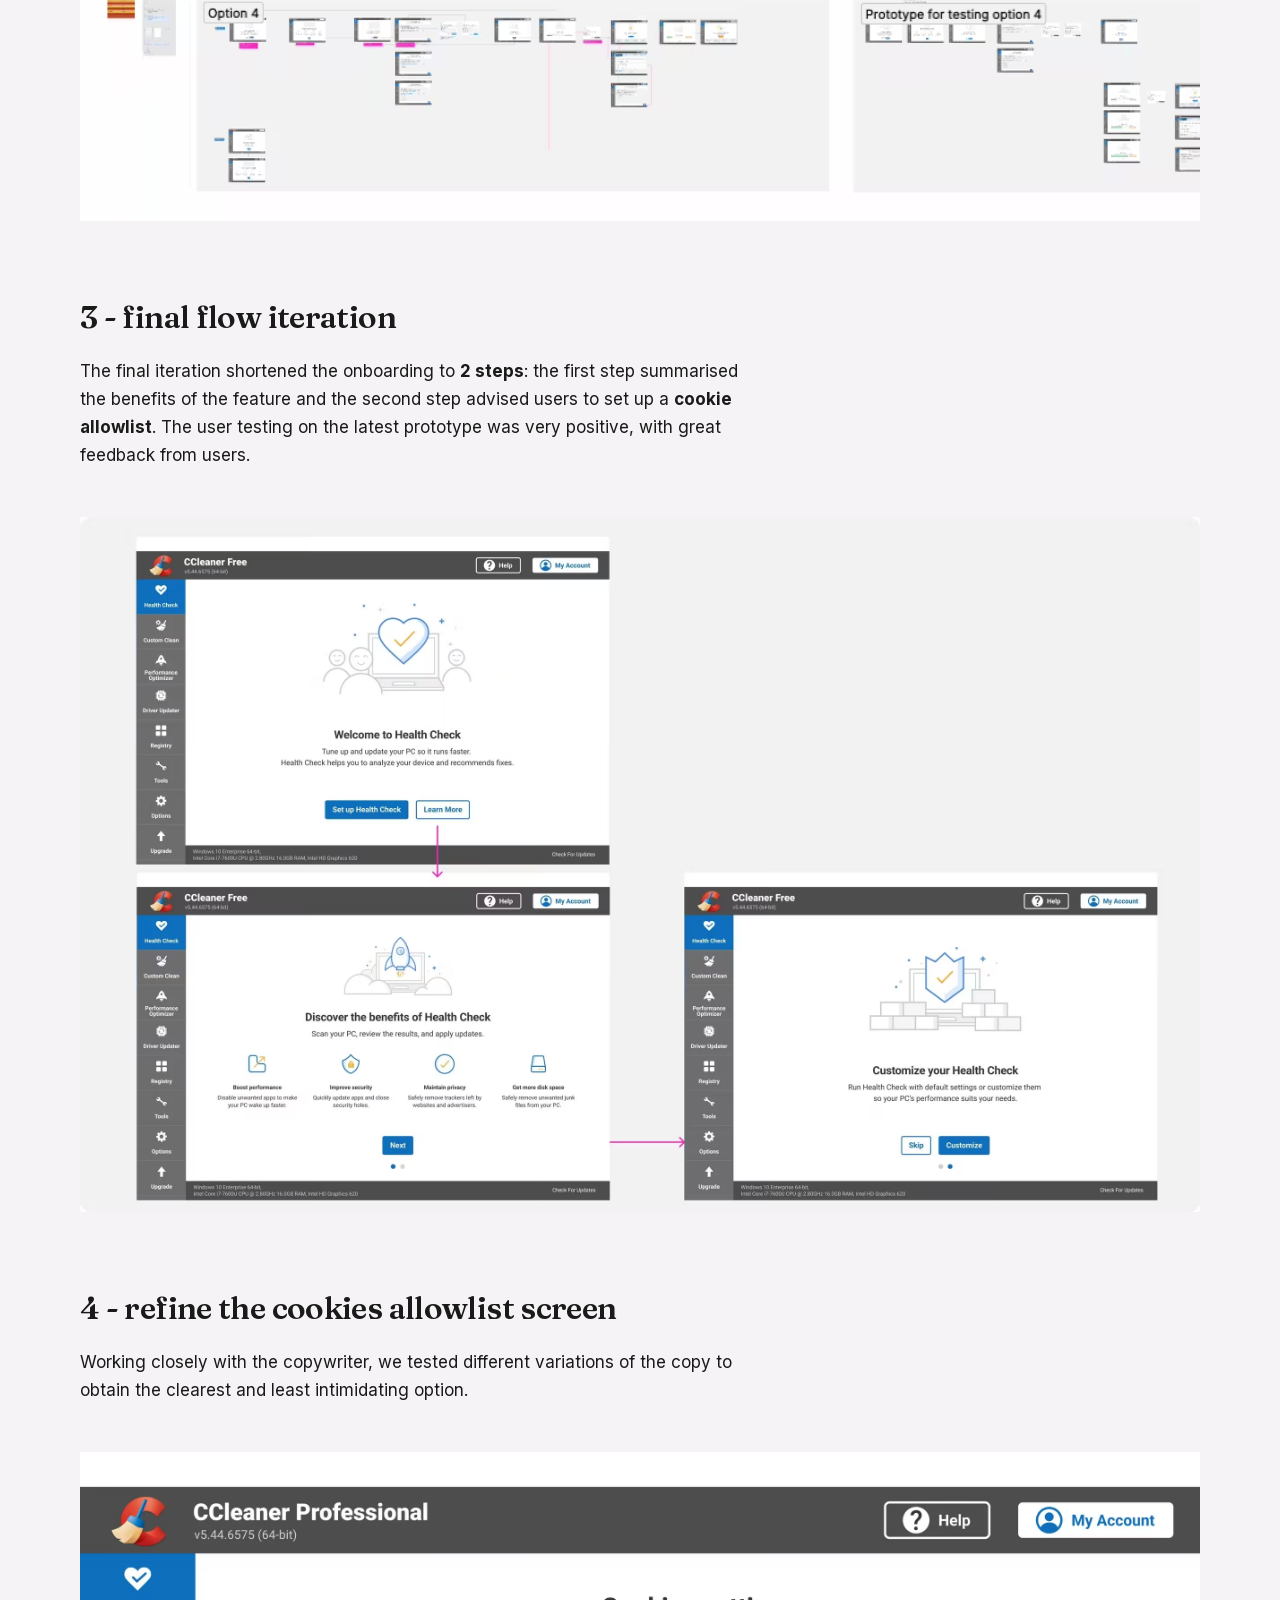
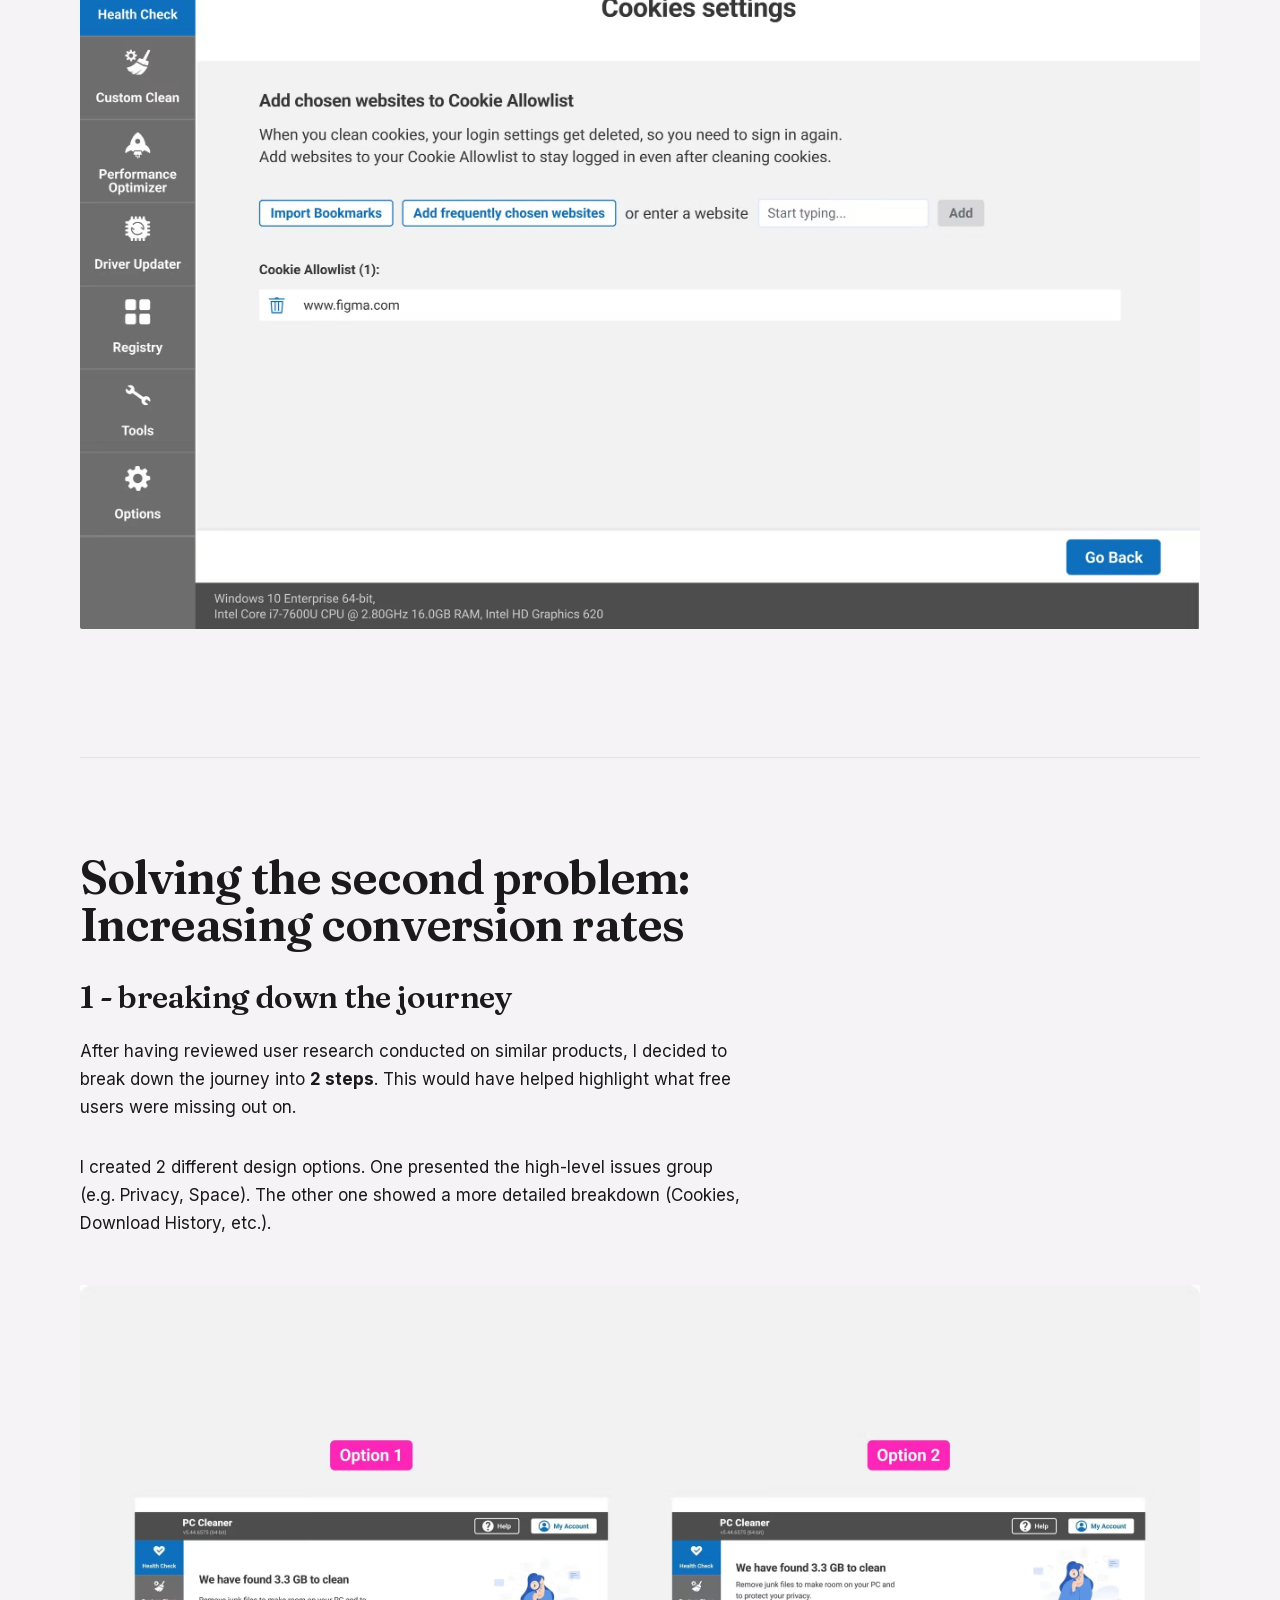
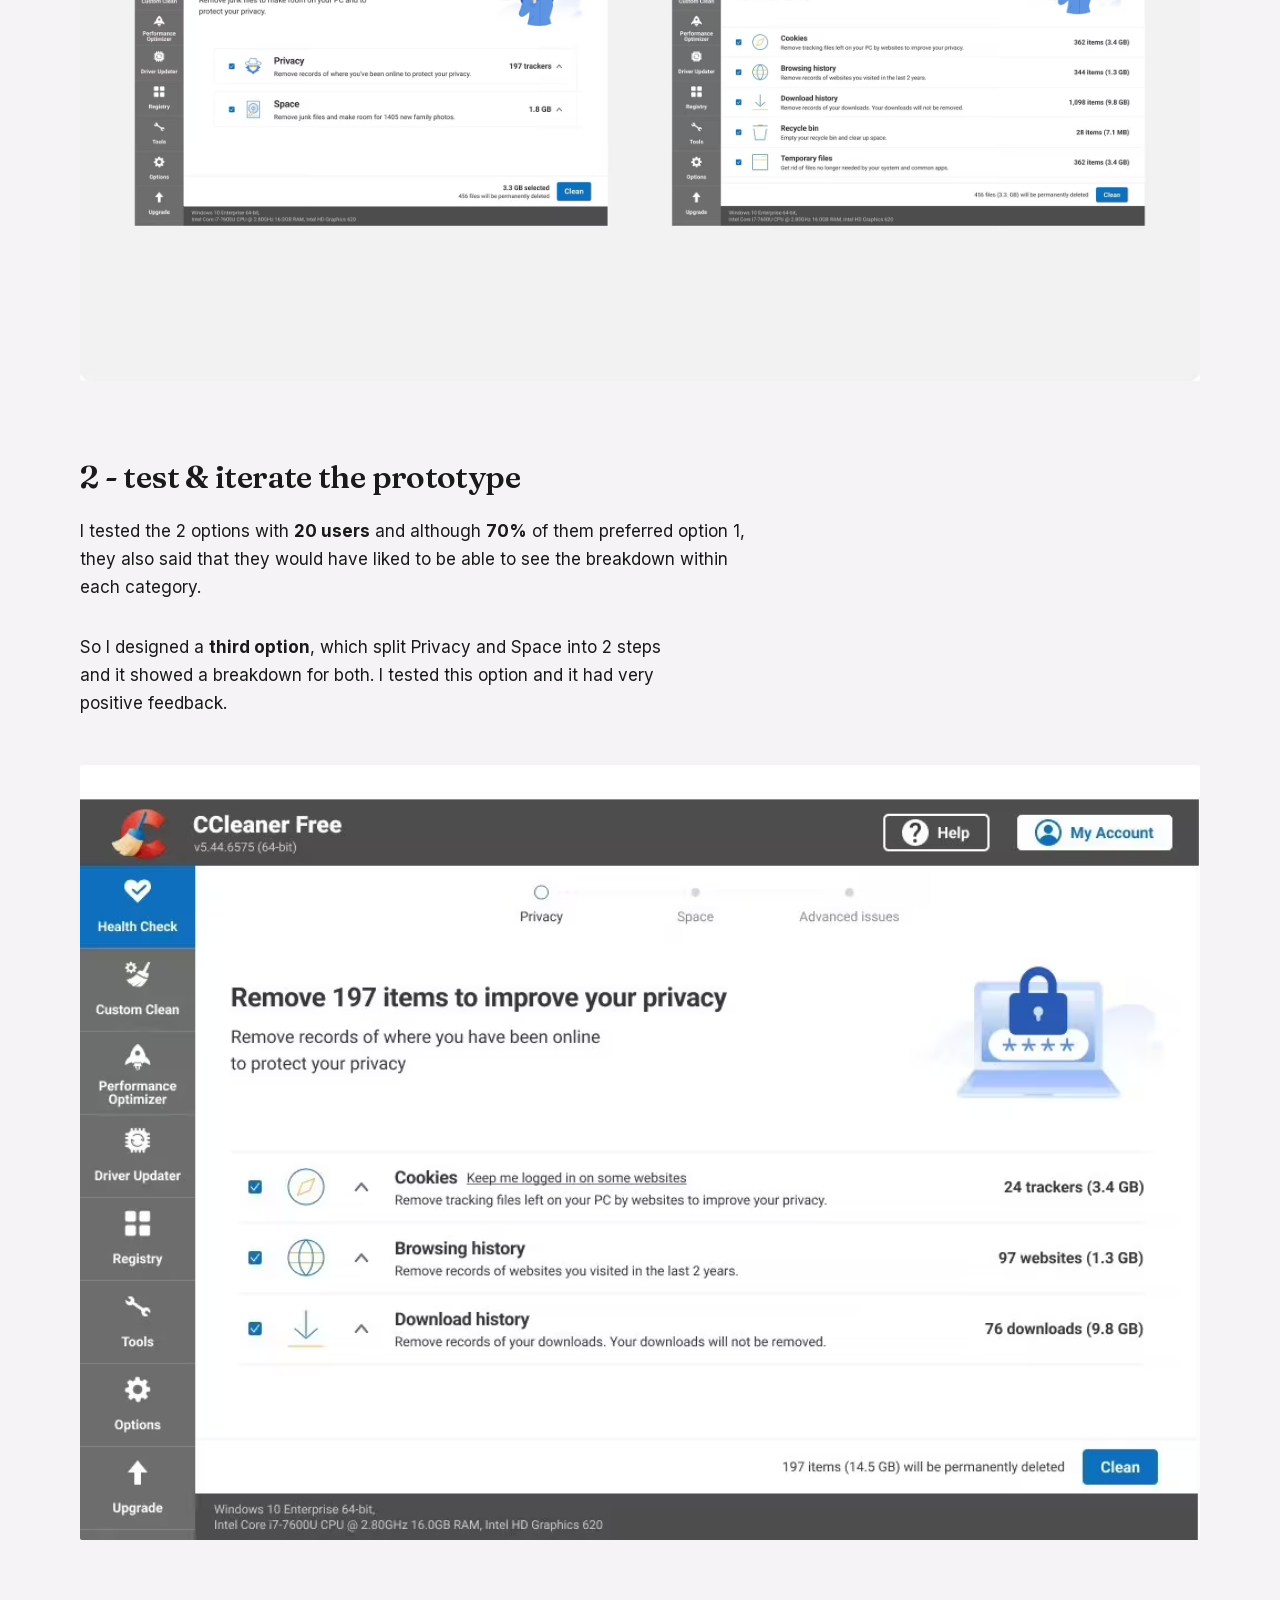
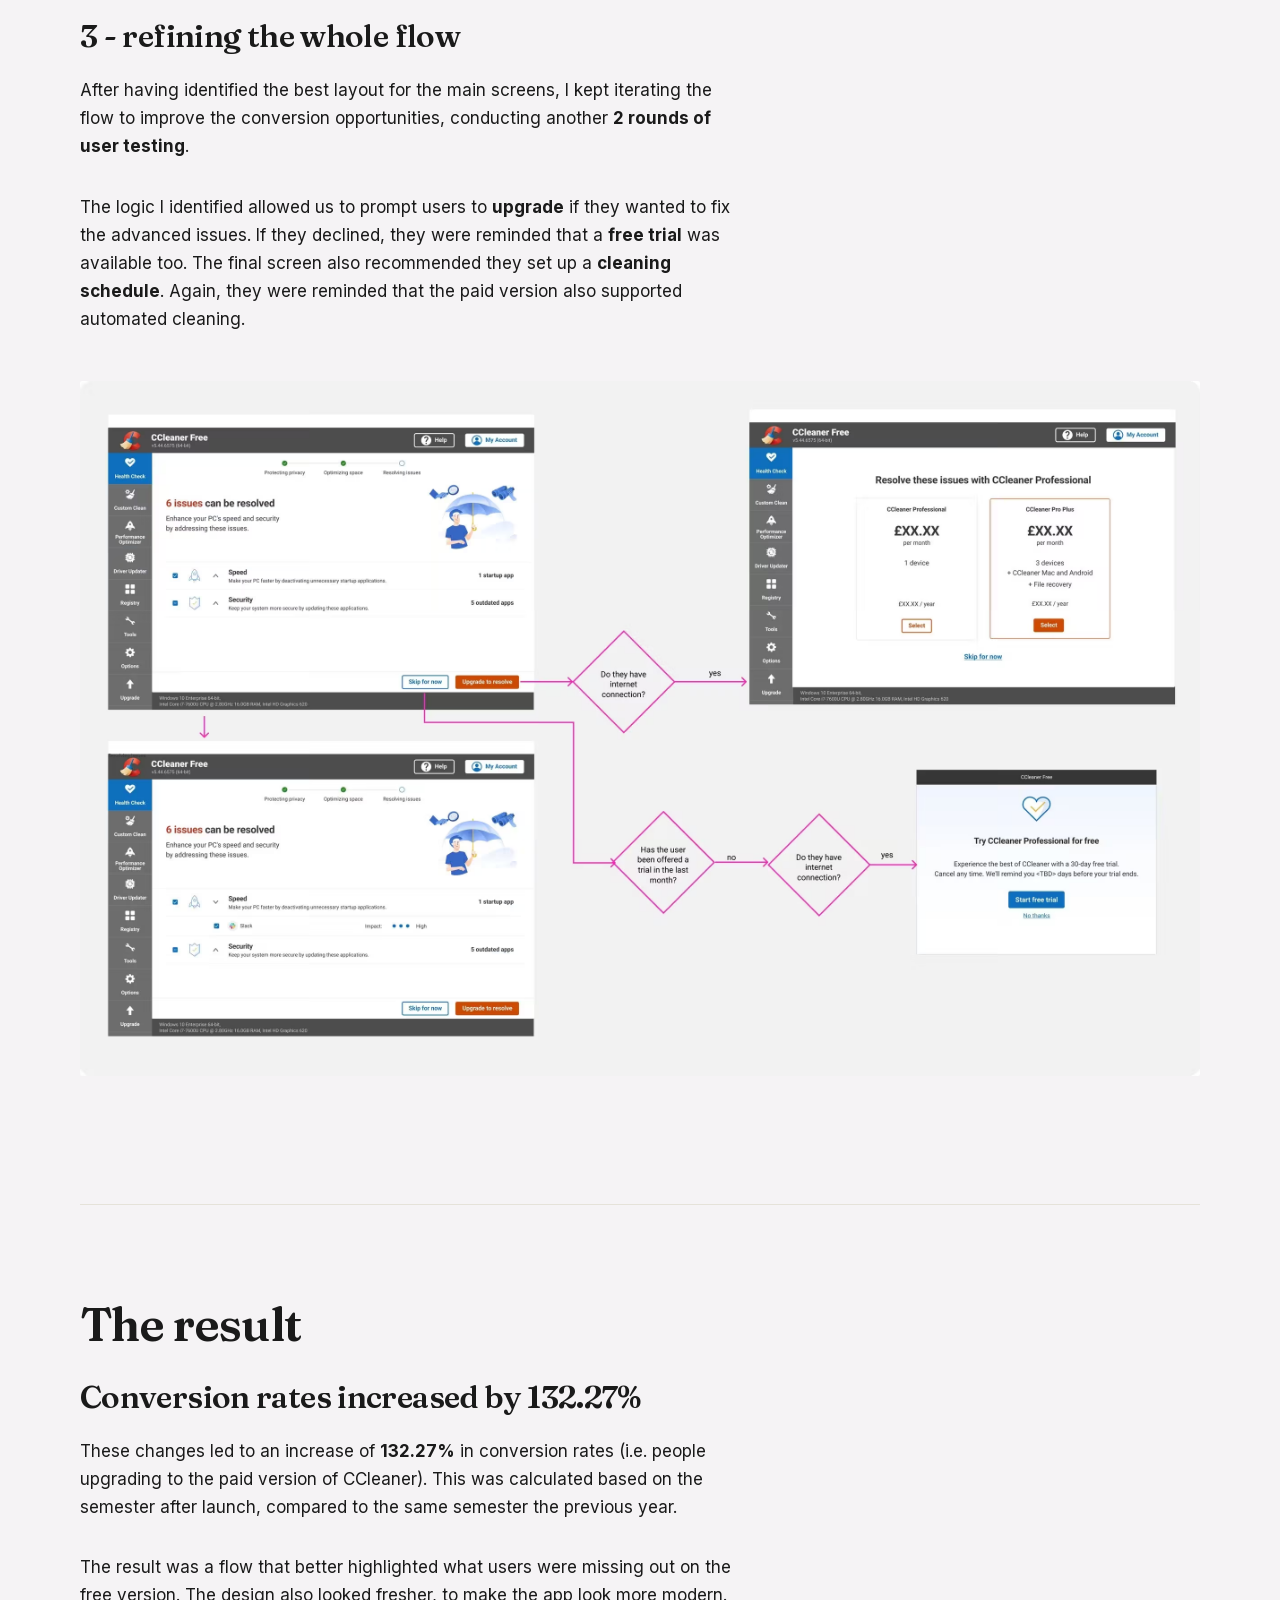
<file: ccleaner-main.html>
<!doctype html>
<html lang="en">
    <head>
        <meta charset="utf-8" />
        <meta name="viewport" content="width=device-width, initial-scale=1" />
        <title>CCleaner Health Check &middot; Cristina Viganò</title>
        <meta name="description" content="CCleaner was first launched in 2003 and it became more and more popular, reaching over 2 billion downloads worldwide." />
        <meta name="theme-color" content="#f5f3f5" />
        <link
            rel="preload"
            href="fonts/inter-latin.woff2"
            as="font"
            type="font/woff2"
            crossorigin
        />
        <link
            rel="preload"
            href="fonts/fraunces-latin.woff2"
            as="font"
            type="font/woff2"
            crossorigin
        />
        <script>document.documentElement.classList.add("js");</script>
        <script src="nav.js" defer></script>
        <link rel="stylesheet" href="styles.css" />
    </head>
    <body>
        <a href="#main" class="skip-link">Skip to content</a>

        <header class="site-header">
            <div class="container">
                <nav class="site-nav" aria-label="Primary">
                    <a href="index.html" class="site-name">Cristina Viganò</a>
                    <button
                        class="nav-toggle"
                        type="button"
                        aria-expanded="false"
                        aria-controls="site-menu"
                        aria-label="Open menu"
                    >
                        <span class="nav-toggle__bars" aria-hidden="true"></span>
                    </button>
                    <ul class="nav-list" id="site-menu">
                        <li><a href="index.html">Home</a></li>
                        <li><a href="projects.html" aria-current="page">Projects</a></li>
                        <li><a href="fun.html">On the side</a></li>
                        <li><a href="contact.html">Get in touch</a></li>
                    </ul>
                </nav>
            </div>
        </header>

        <main id="main">
            <section class="hero">
                <div class="container">
                    <p class="case-back">
                        <a href="projects.html"><span aria-hidden="true">&larr;</span> Back to all projects</a>
                    </p>
                    <p class="eyebrow">2023 &middot; CCleaner</p>
                    <h1>CCleaner Health Check</h1>
                    <p class="body-lead case-lead">Redesigning the main feature of a windows app</p>
                    <ul class="case-tags"><li>Research</li></ul>
                </div>
            </section>

            <section class="case-intro-section">
                <div class="container">
                    <div class="case-narrative">
                        <h2 class="case-narrative__label">About ccleaner</h2>
                        <p>CCleaner was first launched in 2003 and it became more and more popular, reaching over <strong>2 billion downloads</strong> worldwide.</p>
                    </div>
                    <div class="case-narrative">
                        <h2 class="case-narrative__label">The problem</h2>
                        <p>In this project, we looked at how to improve <strong>Health Check</strong>, the most popular feature of the app that allows to scan and clean multiple items in one flow. There were <strong>2 main problems</strong> to address:</p>
                        <ul class="case-list">
                            <li>A good number of people complained that they were <strong>logged out</strong> of all their websites after running it, and they did not want that. CCleaner actually already had a feature that allows users to create a websites’ <strong>allowlist</strong>, but the feature was so hidden that only very few users knew about it.</li>
                            <li>The feature did not <strong>convert free users</strong> into professional customers as well as the business hoped. The current design did not highlight well enough what people could have unlocked with the Professional license. Moreover, their journey was disrupted by very <strong>invasive advertising banners</strong>.</li>
                        </ul>
                    </div>
                    <div class="case-narrative">
                        <h2 class="case-narrative__label">My role</h2>
                        <p>I was the <strong>only product designer</strong> on the project, taking care of initial <strong>strategy</strong>, <strong>research</strong>, <strong>UX</strong>, and <strong>UI design</strong>. I worked in a cross-functional <strong>squad</strong>.</p>
                    </div>
                    <div class="case-narrative">
                        <h2 class="case-narrative__label">Challenges</h2>
                        <ul class="case-list">
                            <li>Increasing <strong>conversion</strong> without compromising the user experience</li>
                            <li>Making the ‘allowlist’ feature more <strong>visible</strong> without disrupting the flow</li>
                        </ul>
                        <ul class="case-list">
                            <li>Designing <strong>new features</strong> inside a well-established PC app (with technical and UI constraints)</li>
                        </ul>
                    </div>
                    <div class="case-narrative">
                        <h2 class="case-narrative__label">Results</h2>
                        <ul class="case-list">
                            <li>an increase of <strong>132.27%</strong> in conversion rates (measured one semester after launch)</li>
                            <li>an increase of <strong>133%</strong> of users setting up allowlists</li>
                            <li>a <strong>decrease in complaints</strong> to customer service.</li>
                        </ul>
                    </div>
                    <ul class="stat-cards" aria-label="Headline results">
                        <li>
                            <p class="stat-cards__value">+132.27%</p>
                            <p class="stat-cards__label">conversion rates</p>
                        </li>
                        <li>
                            <p class="stat-cards__value">+133%</p>
                            <p class="stat-cards__label">cookies allowlist feature adoption</p>
                        </li>
                    </ul>
                </div>
            </section>

            <section class="case-body">
                <div class="container">
                <ol class="project-timeline" aria-label="Project timeline">
                    <li>
                        <a href="#background">
                            <p class="project-timeline__phase">Background</p>
                            <p class="project-timeline__note">Feature overview, target audience and the issues to solve.</p>
                        </a>
                    </li>
                    <li>
                        <a href="#problem-1">
                            <p class="project-timeline__phase">Cookies allowlist</p>
                            <p class="project-timeline__note">Making the allowlist more prominent within Health Check.</p>
                        </a>
                    </li>
                    <li>
                        <a href="#problem-2">
                            <p class="project-timeline__phase">Conversion rates</p>
                            <p class="project-timeline__note">Rethinking the upgrade journey for free users.</p>
                        </a>
                    </li>
                    <li>
                        <a href="#result">
                            <p class="project-timeline__phase">The result</p>
                            <p class="project-timeline__note">+132% conversion, fewer surprises on cookies.</p>
                        </a>
                    </li>
                </ol>
                <div class="case-narrative">
                    <h2 id="background">Background</h2>
                    <h2 class="case-narrative__label">The feature</h2>
                    <p>CCleaner’s most popular feature is Health Check, a quick scan that allows users to resolve multiple issues in the same flow. The feature was available to all users, although free users were only able to resolve the main issues, but not the advanced ones.</p>
                </div>
                <div class="case-narrative">
                    <h2 class="case-narrative__label">Target audience</h2>
                    <p>Although it was a feature widely used by everyone, it was especially designed for those people that did not feel technically confident enough to use more advanced features such as Custom Clean. It was also widely used by users who were shown the features once, and then just kept using it in the same way over and over again.</p>
                </div>
                <div class="case-narrative">
                    <h2 class="case-narrative__label">The issues</h2>
                    <ul class="case-list">
                        <li>The initial screen of Health Check did not have very <strong>insightful information</strong>. Moreover, the onboarding was across <strong>5 different screens</strong>, which was too much for people to click through without losing their focus.</li>
                        <li>The <strong>cookies feature</strong> already allowed users to list websites that they didn’t want to clear cookies for. However, the feature was hidden in the sitemap and it was not clearly explained for non-technical users.</li>
                        <li>The journey for free users did not highlight well the <strong>features that were locked</strong> for them (not many people opened those tabs).</li>
                        <li>The free users’ journey was disrupted by very <strong>invasive advertising banners</strong>.</li>
                    </ul>
                </div>
                <figure class="case-figure">
                    <div class="case-figure__media">
                        <picture>
                            <source srcset="images/ccleaner-main/01.avif" type="image/avif" />
                            <source srcset="images/ccleaner-main/01.webp" type="image/webp" />
                            <img src="images/ccleaner-main/01.png" alt="CCleaner Health Check. The issues. Image 1." loading="lazy" decoding="async" />
                        </picture>
                    </div>
                </figure>
                <figure class="case-figure">
                    <div class="case-figure__media">
                        <picture>
                            <source srcset="images/ccleaner-main/02.avif" type="image/avif" />
                            <source srcset="images/ccleaner-main/02.webp" type="image/webp" />
                            <img src="images/ccleaner-main/02.png" alt="CCleaner Health Check. The issues. Image 2." loading="lazy" decoding="async" />
                        </picture>
                    </div>
                </figure>
                <figure class="case-figure">
                    <div class="case-figure__media">
                        <picture>
                            <source srcset="images/ccleaner-main/03.avif" type="image/avif" />
                            <source srcset="images/ccleaner-main/03.webp" type="image/webp" />
                            <img src="images/ccleaner-main/03.png" alt="CCleaner Health Check. The issues. Image 3." loading="lazy" decoding="async" />
                        </picture>
                    </div>
                </figure>
                <figure class="case-figure">
                    <div class="case-figure__media">
                        <picture>
                            <source srcset="images/ccleaner-main/04.avif" type="image/avif" />
                            <source srcset="images/ccleaner-main/04.webp" type="image/webp" />
                            <img src="images/ccleaner-main/04.png" alt="CCleaner Health Check. The issues. Image 4." loading="lazy" decoding="async" />
                        </picture>
                    </div>
                </figure>
                <hr class="case-divider" />
                <div class="case-narrative">
                    <h2>The design process</h2>
                </div>
                <figure class="design-process" aria-label="Iterative design process for two problems">
                    <div class="design-process__panel">
                        <p class="design-process__title">Problem 1</p>
                        <div class="design-process__loop">
                            <span class="design-process__node">Test</span>
                            <svg class="design-process__cycle" viewBox="0 0 120 90" aria-hidden="true">
                                <defs>
                                    <marker id="dp-arrow-1" viewBox="0 0 10 10" refX="8" refY="5" markerWidth="5" markerHeight="5" orient="auto">
                                        <path d="M 0 0 L 10 5 L 0 10 z" fill="currentColor" />
                                    </marker>
                                </defs>
                                <path d="M 10 45 Q 60 -5 110 45" marker-end="url(#dp-arrow-1)" />
                                <path d="M 110 45 Q 60 95 10 45" marker-end="url(#dp-arrow-1)" />
                            </svg>
                            <span class="design-process__node">Design a solution</span>
                        </div>
                    </div>
                    <div class="design-process__connector" aria-hidden="true">
                        <svg viewBox="0 0 60 20">
                            <defs>
                                <marker id="dp-arrow-2" viewBox="0 0 10 10" refX="8" refY="5" markerWidth="5" markerHeight="5" orient="auto">
                                    <path d="M 0 0 L 10 5 L 0 10 z" fill="currentColor" />
                                </marker>
                            </defs>
                            <path d="M 2 10 L 54 10" marker-end="url(#dp-arrow-2)" />
                        </svg>
                    </div>
                    <div class="design-process__panel">
                        <p class="design-process__title">Problem 2</p>
                        <div class="design-process__loop">
                            <span class="design-process__node">Test</span>
                            <svg class="design-process__cycle" viewBox="0 0 120 90" aria-hidden="true">
                                <defs>
                                    <marker id="dp-arrow-3" viewBox="0 0 10 10" refX="8" refY="5" markerWidth="5" markerHeight="5" orient="auto">
                                        <path d="M 0 0 L 10 5 L 0 10 z" fill="currentColor" />
                                    </marker>
                                </defs>
                                <path d="M 10 45 Q 60 -5 110 45" marker-end="url(#dp-arrow-3)" />
                                <path d="M 110 45 Q 60 95 10 45" marker-end="url(#dp-arrow-3)" />
                            </svg>
                            <span class="design-process__node">Design a solution</span>
                        </div>
                    </div>
                </figure>
                <hr class="case-divider" />
                <div class="case-narrative">
                    <h2 id="problem-1">Solving the first problem: Introducing the cookies allowlist</h2>
                    <h2 class="case-narrative__label">1 - first mockup</h2>
                    <p>I first created a prototype which forced first time users to go through a <strong>set up process</strong>. Part of this set up was about deciding which websites to add to the allowlist.</p>
                </div>
                <figure class="case-figure">
                    <div class="case-figure__media">
                        <picture>
                            <source srcset="images/ccleaner-main/06.avif" type="image/avif" />
                            <source srcset="images/ccleaner-main/06.webp" type="image/webp" />
                            <img src="images/ccleaner-main/06.jpg" alt="CCleaner Health Check. 1 - first mockup. Image 6." loading="lazy" decoding="async" />
                        </picture>
                    </div>
                </figure>
                <div class="case-narrative">
                    <h2 class="case-narrative__label">2 - test &amp; iterate the prototype</h2>
                    <p>After testing this first iteration it became really clear that users found this first step a little <strong>too intimidating</strong>. Moreover, it was slowing them down too much.</p>
                    <p>Working closely with developers, the UX copywriter and conducting more tests with users, I iterated the prototype a few more times.</p>
                </div>
                <figure class="case-figure">
                    <div class="case-figure__media">
                        <picture>
                            <source srcset="images/ccleaner-main/07.avif" type="image/avif" />
                            <source srcset="images/ccleaner-main/07.webp" type="image/webp" />
                            <img src="images/ccleaner-main/07.png" alt="CCleaner Health Check. 2 - test and iterate the prototype. Image 7." loading="lazy" decoding="async" />
                        </picture>
                    </div>
                </figure>
                <div class="case-narrative">
                    <h2 class="case-narrative__label">3 - final flow iteration</h2>
                    <p>The final iteration shortened the onboarding to <strong>2 steps</strong>: the first step summarised the benefits of the feature and the second step advised users to set up a <strong>cookie allowlist</strong>. The user testing on the latest prototype was very positive, with great feedback from users.</p>
                </div>
                <figure class="case-figure">
                    <div class="case-figure__media">
                        <picture>
                            <source srcset="images/ccleaner-main/08.avif" type="image/avif" />
                            <source srcset="images/ccleaner-main/08.webp" type="image/webp" />
                            <img src="images/ccleaner-main/08.jpg" alt="CCleaner Health Check. 3 - final flow iteration. Image 8." loading="lazy" decoding="async" />
                        </picture>
                    </div>
                </figure>
                <div class="case-narrative">
                    <h2 class="case-narrative__label">4 - refine the cookies allowlist screen</h2>
                    <p>Working closely with the copywriter, we tested different variations of the copy to obtain the clearest and least intimidating option.</p>
                </div>
                <figure class="case-figure">
                    <div class="case-figure__media">
                        <picture>
                            <source srcset="images/ccleaner-main/09.avif" type="image/avif" />
                            <source srcset="images/ccleaner-main/09.webp" type="image/webp" />
                            <img src="images/ccleaner-main/09.jpg" alt="CCleaner Health Check. 4 - refine the cookies allowlist screen. Image 9." loading="lazy" decoding="async" />
                        </picture>
                    </div>
                </figure>
                <hr class="case-divider" />
                <div class="case-narrative">
                    <h2 id="problem-2">Solving the second problem: Increasing conversion rates</h2>
                    <h2 class="case-narrative__label">1 - breaking down the journey</h2>
                    <p>After having reviewed user research conducted on similar products, I decided to break down the journey into <strong>2 steps</strong>. This would have helped highlight what free users were missing out on.</p>
                    <p>I created 2 different design options. One presented the high-level issues group (e.g. Privacy, Space). The other one showed a more detailed breakdown (Cookies, Download History, etc.).</p>
                </div>
                <figure class="case-figure">
                    <div class="case-figure__media">
                        <picture>
                            <source srcset="images/ccleaner-main/10.avif" type="image/avif" />
                            <source srcset="images/ccleaner-main/10.webp" type="image/webp" />
                            <img src="images/ccleaner-main/10.jpg" alt="CCleaner Health Check. 1 - breaking down the journey. Image 10." loading="lazy" decoding="async" />
                        </picture>
                    </div>
                </figure>
                <div class="case-narrative">
                    <h2 class="case-narrative__label">2 - test &amp; iterate the prototype</h2>
                    <p>I tested the 2 options with <strong>20 users</strong> and although <strong>70%</strong> of them preferred option 1, they also said that they would have liked to be able to see the breakdown within each category.</p>
                    <p>So I designed a <strong>third option</strong>, which split Privacy and Space into 2 steps and it showed a breakdown for both. I tested this option and it had very positive feedback.</p>
                </div>
                <figure class="case-figure">
                    <div class="case-figure__media">
                        <picture>
                            <source srcset="images/ccleaner-main/11.avif" type="image/avif" />
                            <source srcset="images/ccleaner-main/11.webp" type="image/webp" />
                            <img src="images/ccleaner-main/11.jpg" alt="CCleaner Health Check. 2 - test &amp; iterate the prototype. Image 11." loading="lazy" decoding="async" />
                        </picture>
                    </div>
                </figure>
                <div class="case-narrative">
                    <h2 class="case-narrative__label">3 - refining the whole flow</h2>
                    <p>After having identified the best layout for the main screens, I kept iterating the flow to improve the conversion opportunities, conducting another <strong>2 rounds of user testing</strong>.</p>
                    <p>The logic I identified allowed us to prompt users to <strong>upgrade</strong> if they wanted to fix the advanced issues. If they declined, they were reminded that a <strong>free trial</strong> was available too. The final screen also recommended they set up a <strong>cleaning schedule</strong>. Again, they were reminded that the paid version also supported automated cleaning.</p>
                </div>
                <figure class="case-figure">
                    <div class="case-figure__media">
                        <picture>
                            <source srcset="images/ccleaner-main/12.avif" type="image/avif" />
                            <source srcset="images/ccleaner-main/12.webp" type="image/webp" />
                            <img src="images/ccleaner-main/12.jpg" alt="CCleaner Health Check. 3 - refining the whole flow. Image 12." loading="lazy" decoding="async" />
                        </picture>
                    </div>
                </figure>
                <hr class="case-divider" />
                <div class="case-narrative">
                    <h2 id="result">The result</h2>
                    <h2 class="case-narrative__label">Conversion rates increased by 132.27%</h2>
                    <p>These changes led to an increase of <strong>132.27%</strong> in conversion rates (i.e. people upgrading to the paid version of CCleaner). This was calculated based on the semester after launch, compared to the same semester the previous year.</p>
                    <p>The result was a flow that better highlighted what users were missing out on the free version. The design also looked fresher, to make the app look more modern.</p>
                </div>
                <figure class="case-figure">
                    <div class="case-figure__media">
                        <picture>
                            <source srcset="images/ccleaner-main/13.avif" type="image/avif" />
                            <source srcset="images/ccleaner-main/13.webp" type="image/webp" />
                            <img src="images/ccleaner-main/13.jpg" alt="CCleaner Health Check. The result. Image 13." loading="lazy" decoding="async" />
                        </picture>
                    </div>
                </figure>
                <figure class="case-figure">
                    <div class="case-figure__media">
                        <picture>
                            <source srcset="images/ccleaner-main/14.avif" type="image/avif" />
                            <source srcset="images/ccleaner-main/14.webp" type="image/webp" />
                            <img src="images/ccleaner-main/14.jpg" alt="CCleaner Health Check. Conversion rates increased by 132.27%. Image 14." loading="lazy" decoding="async" />
                        </picture>
                    </div>
                </figure>
                <figure class="case-figure">
                    <div class="case-figure__media">
                        <picture>
                            <source srcset="images/ccleaner-main/15.avif" type="image/avif" />
                            <source srcset="images/ccleaner-main/15.webp" type="image/webp" />
                            <img src="images/ccleaner-main/15.jpg" alt="CCleaner Health Check. Conversion rates increased by 132.27%. Image 15." loading="lazy" decoding="async" />
                        </picture>
                    </div>
                </figure>
                <figure class="case-figure">
                    <div class="case-figure__media">
                        <picture>
                            <source srcset="images/ccleaner-main/16.avif" type="image/avif" />
                            <source srcset="images/ccleaner-main/16.webp" type="image/webp" />
                            <img src="images/ccleaner-main/16.png" alt="CCleaner Health Check. Conversion rates increased by 132.27%. Image 16." loading="lazy" decoding="async" />
                        </picture>
                    </div>
                </figure>
                <figure class="case-figure">
                    <div class="case-figure__media">
                        <picture>
                            <source srcset="images/ccleaner-main/17.avif" type="image/avif" />
                            <source srcset="images/ccleaner-main/17.webp" type="image/webp" />
                            <img src="images/ccleaner-main/17.jpg" alt="CCleaner Health Check. Conversion rates increased by 132.27%. Image 17." loading="lazy" decoding="async" />
                        </picture>
                    </div>
                </figure>
                <figure class="case-figure">
                    <div class="case-figure__media">
                        <picture>
                            <source srcset="images/ccleaner-main/18.avif" type="image/avif" />
                            <source srcset="images/ccleaner-main/18.webp" type="image/webp" />
                            <img src="images/ccleaner-main/18.png" alt="CCleaner Health Check. Conversion rates increased by 132.27%. Image 18." loading="lazy" decoding="async" />
                        </picture>
                    </div>
                </figure>
                <div class="case-narrative">
                    <h2 class="case-narrative__label">No more surprises with deleted cookies</h2>
                    <p>The onboarding flow was still straightforward and intuitive for non-technical users, but it also made it easier for them to set up a list of allowed websites. <strong>7%</strong> of users were now setting up the allowlist, compared to the previous <strong>3%</strong>. This resulted in a <strong>decrease in complaints</strong> to customer service.</p>
                    <p>The onboarding was now condensed into one screen, and the second screen allowed people to customise their allowlist.</p>
                </div>
                <figure class="case-figure">
                    <div class="case-figure__media">
                        <picture>
                            <source srcset="images/ccleaner-main/19.avif" type="image/avif" />
                            <source srcset="images/ccleaner-main/19.webp" type="image/webp" />
                            <img src="images/ccleaner-main/19.jpg" alt="CCleaner Health Check. No more surprises with deleted cookies. Image 19." loading="lazy" decoding="async" />
                        </picture>
                    </div>
                </figure>
                <figure class="case-figure">
                    <div class="case-figure__media">
                        <picture>
                            <source srcset="images/ccleaner-main/20.avif" type="image/avif" />
                            <source srcset="images/ccleaner-main/20.webp" type="image/webp" />
                            <img src="images/ccleaner-main/20.jpg" alt="CCleaner Health Check. No more surprises with deleted cookies. Image 20." loading="lazy" decoding="async" />
                        </picture>
                    </div>
                </figure>
                <figure class="case-figure">
                    <div class="case-figure__media">
                        <picture>
                            <source srcset="images/ccleaner-main/21.avif" type="image/avif" />
                            <source srcset="images/ccleaner-main/21.webp" type="image/webp" />
                            <img src="images/ccleaner-main/21.jpg" alt="CCleaner Health Check. No more surprises with deleted cookies. Image 21." loading="lazy" decoding="async" />
                        </picture>
                    </div>
                </figure>
                <hr class="case-divider" />
                <div class="case-narrative">
                    <h2>Testimonials</h2>
                </div>
                <blockquote class="case-quote">
                    As a problem solver, Cristina addresses the facts at hand and navigates her process in an efficient, yet well-thought through manner. As a UX Designer, she brings focus to the customer whilst integrating the needs of business and technology. As a collaborator, she maintains communications and ensures her team’s contributions are valued and appreciated. And as a leader, she inspires and proposes the solutions and delivers the outcomes that stakeholders delight in.
                    <cite>Mark Wu, Head of UX &amp; Design</cite>
                </blockquote>
                </div>
            </section>

            <section class="case-next">
                <div class="container">
                    <a href="ccleaner-lotus.html">
                        <p class="case-next__label">Next project</p>
                        <span class="case-next__title">CCleaner Lotus</span>
                    </a>
                </div>
            </section>
        </main>

        <footer class="site-footer">
            <div class="container footer-row">
                <p>&copy; 2026 Cristina Viganò</p>
                <p>
                    <a href="mailto:cr.vigano@gmail.com">cr.vigano@gmail.com</a>
                    &nbsp;&middot;&nbsp;
                    <a href="https://www.linkedin.com/in/cristinavigano/" rel="me noopener">LinkedIn</a>
                </p>
            </div>
        </footer>
    </body>
</html>
</file>
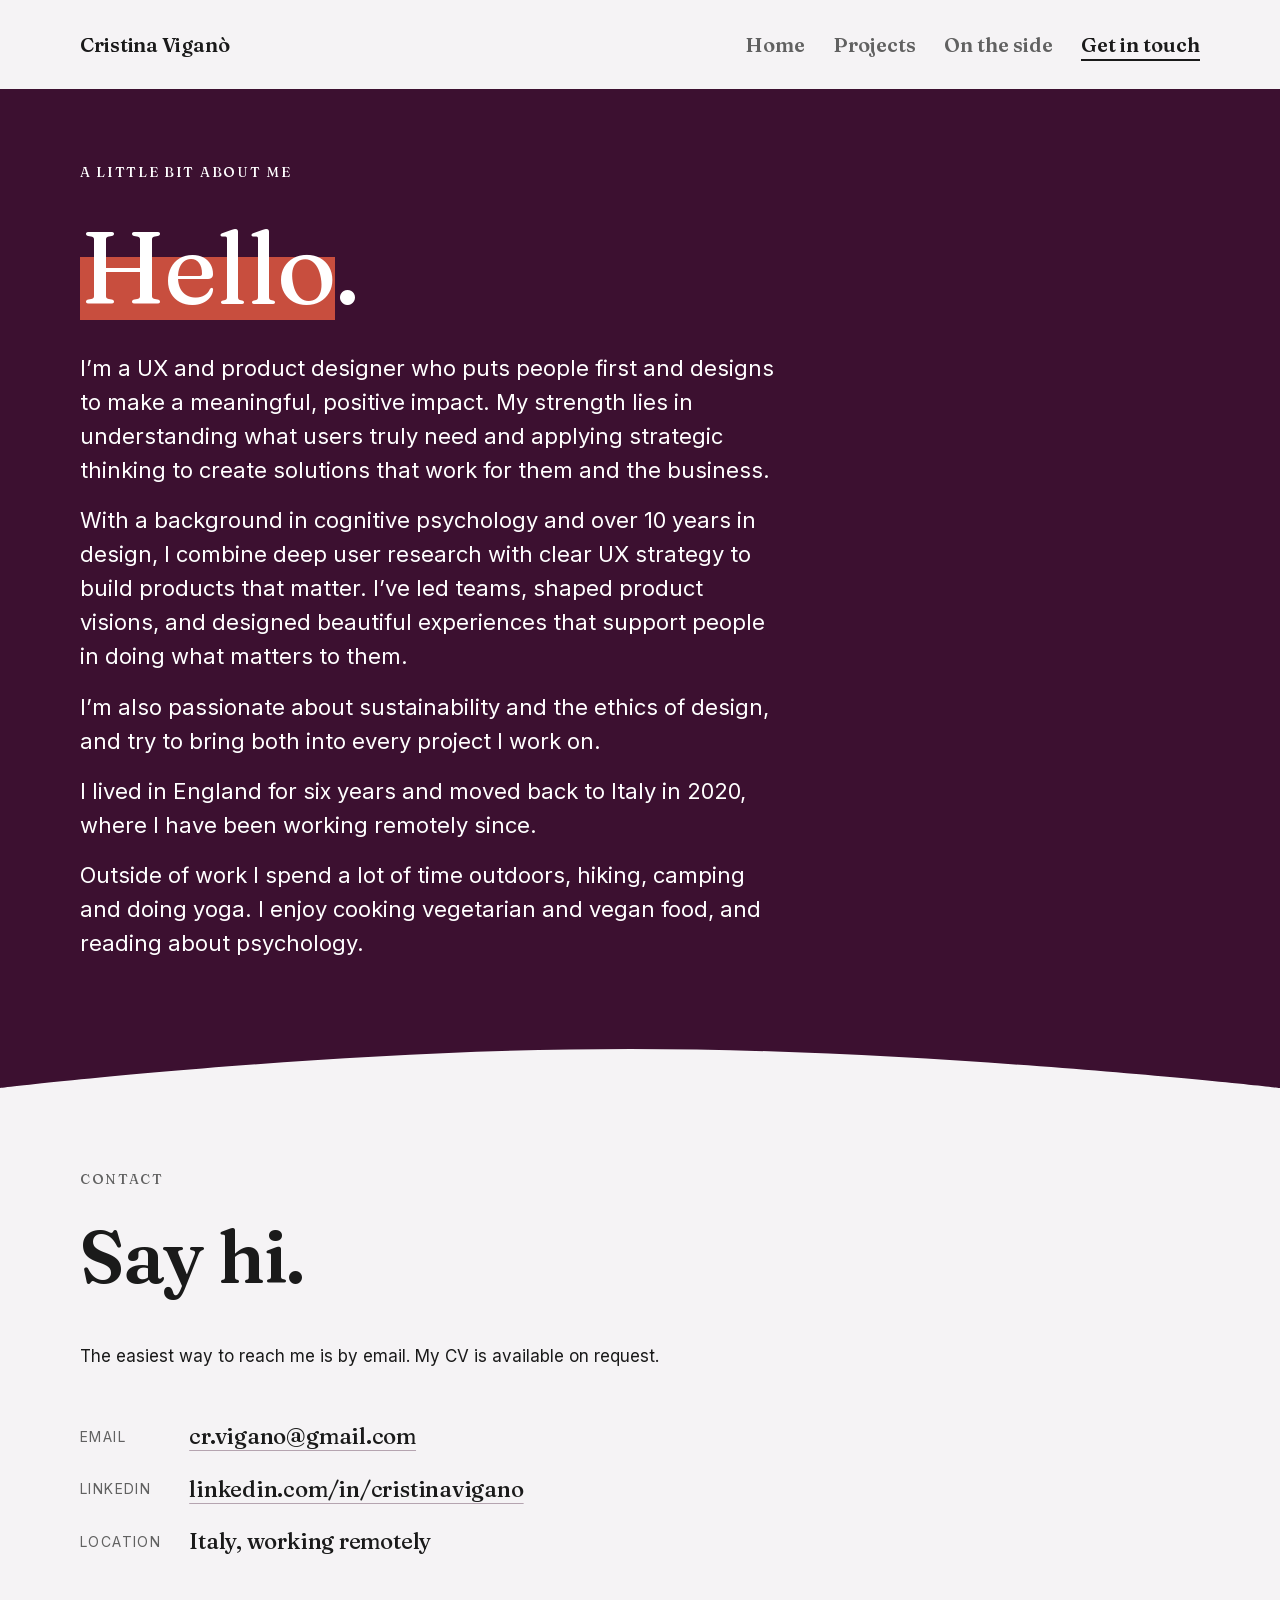
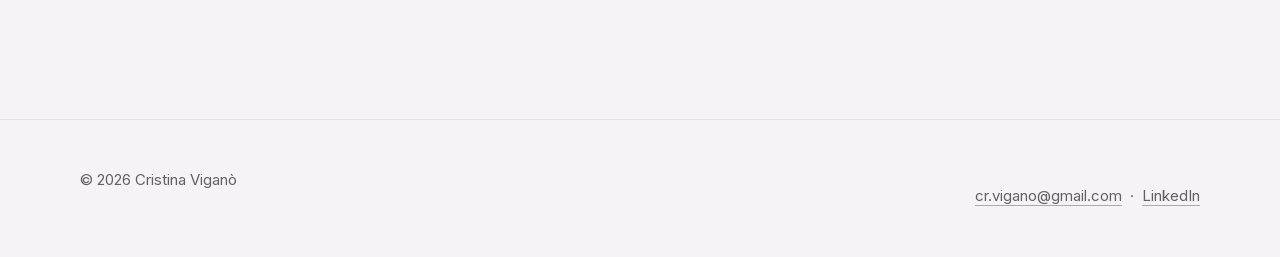
<file: contact.html>
<!doctype html>
<html lang="en">
    <head>
        <meta charset="utf-8" />
        <meta name="viewport" content="width=device-width, initial-scale=1" />
        <title>Get in touch &mdash; Cristina Viganò</title>
        <meta
            name="description"
            content="A little about Cristina Viganò and how to get in touch. Based in Italy, working remotely."
        />
        <meta name="theme-color" content="#f5f3f5" />
        <link
            rel="preload"
            href="fonts/inter-latin.woff2"
            as="font"
            type="font/woff2"
            crossorigin
        />
        <link
            rel="preload"
            href="fonts/fraunces-latin.woff2"
            as="font"
            type="font/woff2"
            crossorigin
        />
        <script>document.documentElement.classList.add("js");</script>
        <script src="nav.js" defer></script>
        <link rel="stylesheet" href="styles.css" />
    </head>
    <body>
        <a href="#main" class="skip-link">Skip to content</a>

        <header class="site-header">
            <div class="container">
                <nav class="site-nav" aria-label="Primary">
                    <a href="index.html" class="site-name"
                        >Cristina Viganò</a
                    >
                    <button
                        class="nav-toggle"
                        type="button"
                        aria-expanded="false"
                        aria-controls="site-menu"
                        aria-label="Open menu"
                    >
                        <span class="nav-toggle__bars" aria-hidden="true"></span>
                    </button>
                    <ul class="nav-list" id="site-menu">
                        <li><a href="index.html">Home</a></li>
                        <li><a href="projects.html">Projects</a></li>
                        <li><a href="fun.html">On the side</a></li>
                        <li>
                            <a href="contact.html" aria-current="page"
                                >Get in touch</a
                            >
                        </li>
                    </ul>
                </nav>
            </div>
        </header>

        <main id="main">
            <section class="hero">
                <div class="container">
                    <p class="eyebrow">A little bit about me</p>
                    <h1><span class="mark">Hello</span>.</h1>
                    <p class="body-lead">
                        I’m a UX and product designer who puts people first and designs to make a meaningful, positive impact. 
                        My strength lies in understanding what users truly need and applying strategic thinking to create solutions that work for them and the business.
                    </p>
                    <p class="body-lead">
                        With a background in cognitive psychology and over 10 years in design, I combine deep user research with clear UX strategy to build products that matter.
                        I’ve led teams, shaped product visions, and designed beautiful experiences that support people in doing what matters to them.
                    </p>
                    <p class="body-lead">
                        I’m also passionate about sustainability and the ethics of design, and try to bring both into every project I work on.
                    </p>
                    <p class="body-lead">
                        I lived
                        in England for six years and moved back to Italy in
                        2020, where I have been working remotely since.
                    </p>
                    <p class="body-lead">
                        Outside of work I spend a lot of time outdoors,
                        hiking, camping and doing yoga. I enjoy cooking
                        vegetarian and vegan food, and reading about
                        psychology.
                    </p>
                </div>
            </section>

            <section class="section" aria-labelledby="details">
                <div class="container">
                    <p class="eyebrow">Contact</p>
                    <h2 id="details" class="section-title">
                        Say hi.
                    </h2>
                    <p>
                        The easiest way to reach me is by email. My CV is
                        available on request.
                    </p>
                    <dl class="contact-list">
                        <dt>Email</dt>
                        <dd>
                            <a href="mailto:cr.vigano@gmail.com"
                                >cr.vigano@gmail.com</a
                            >
                        </dd>
                        <dt>LinkedIn</dt>
                        <dd>
                            <a
                                href="https://www.linkedin.com/in/cristinavigano/"
                                rel="me noopener"
                                >linkedin.com/in/cristinavigano</a
                            >
                        </dd>
                        <dt>Location</dt>
                        <dd>Italy, working remotely</dd>
                    </dl>
                </div>
            </section>
        </main>

        <footer class="site-footer">
            <div class="container footer-row">
                <p>&copy; 2026 Cristina Viganò</p>
                <p>
                    <a href="mailto:cr.vigano@gmail.com"
                        >cr.vigano@gmail.com</a
                    >
                    &nbsp;&middot;&nbsp;
                    <a
                        href="https://www.linkedin.com/in/cristinavigano/"
                        rel="me noopener"
                        >LinkedIn</a
                    >
                </p>
            </div>
        </footer>
        <script>
            window.addEventListener("load", function () {
                setTimeout(function () {
                    document.body.classList.add("hl-on");
                }, 400);
            });
        </script>
    </body>
</html>
</file>
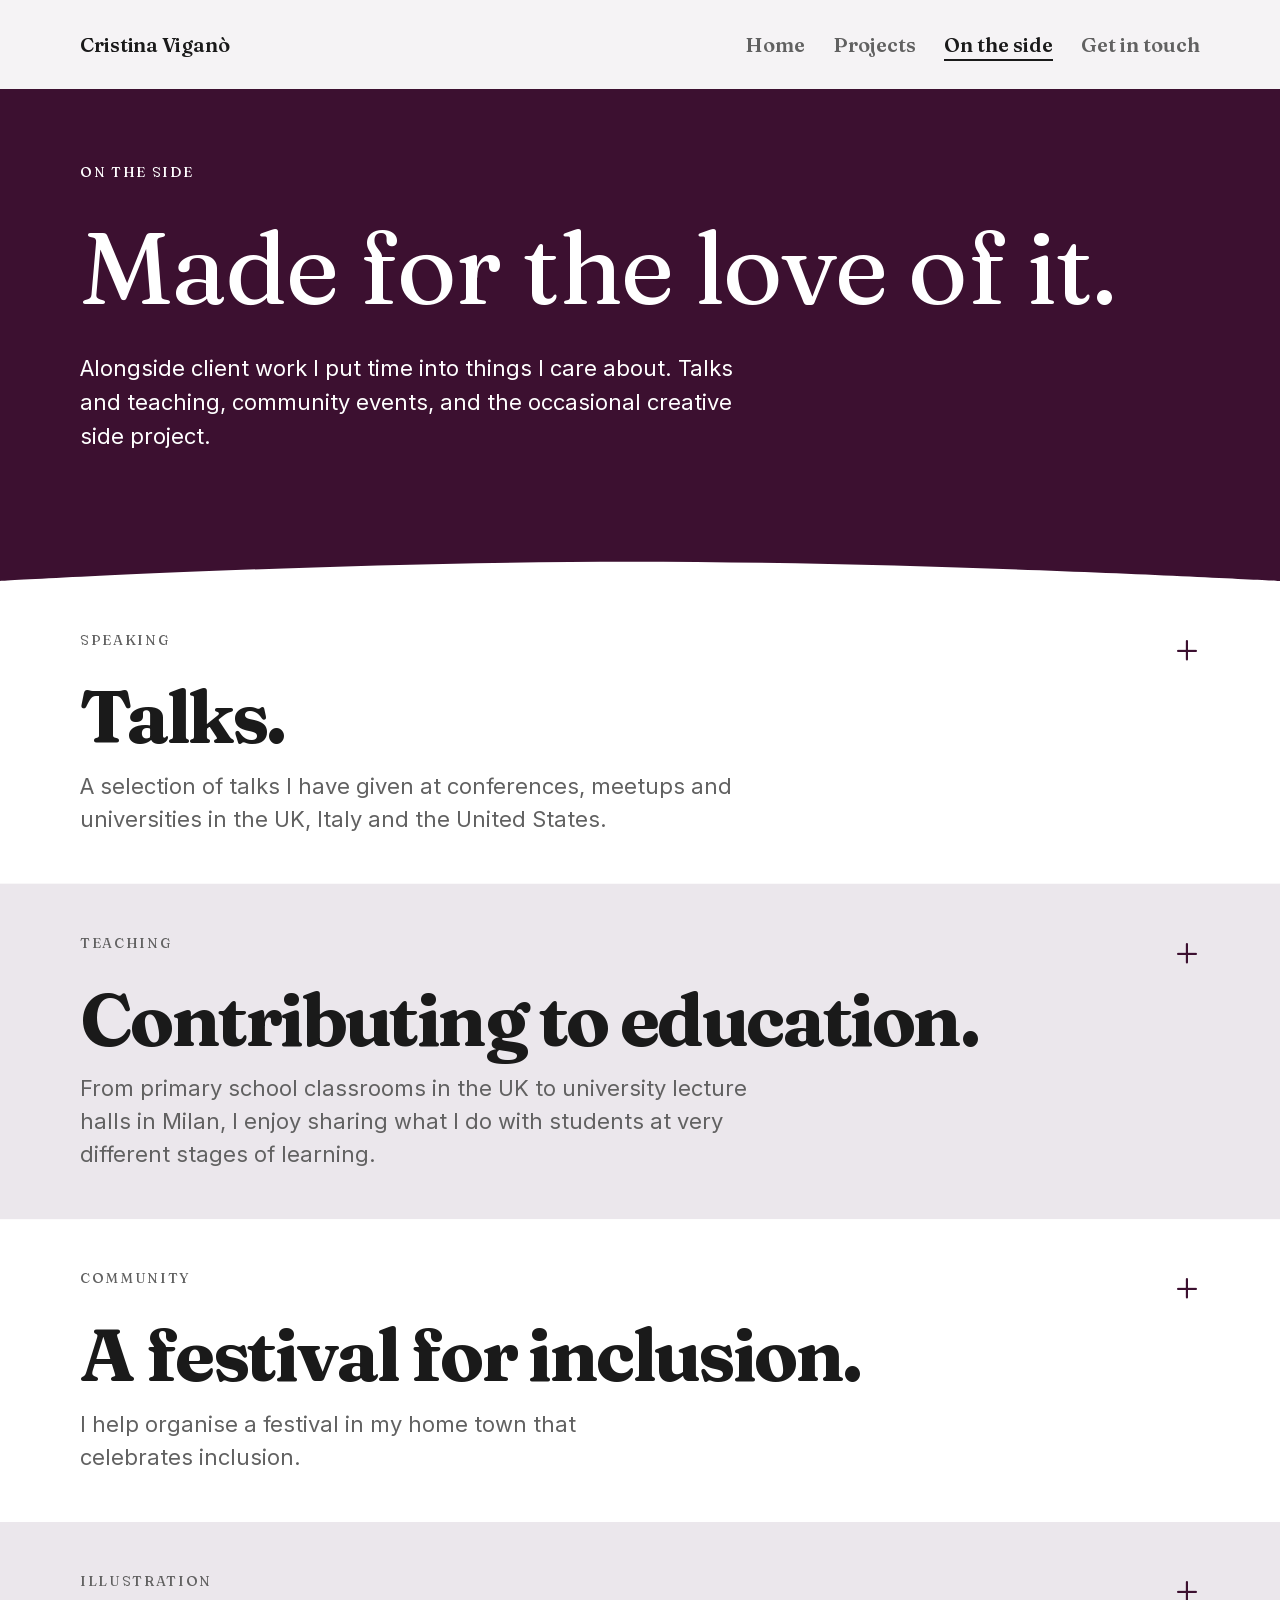
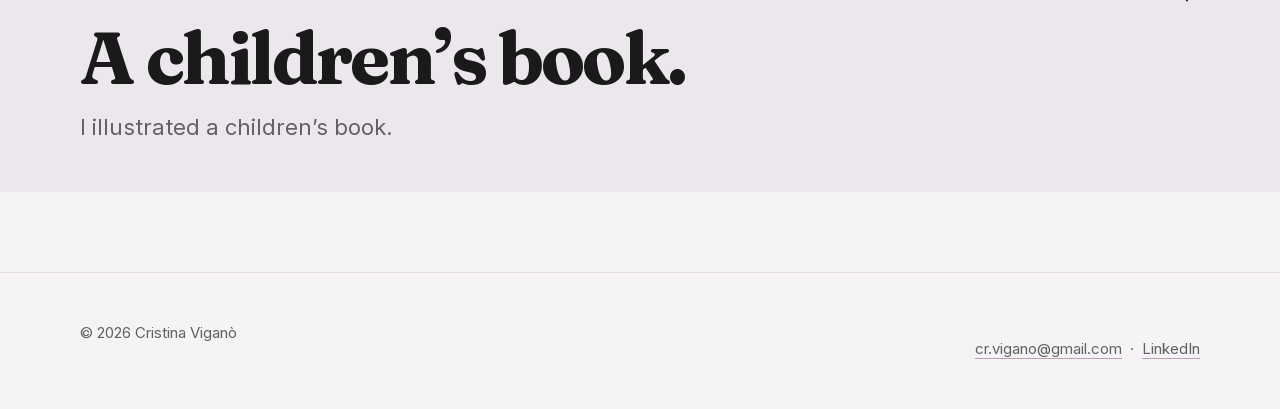
<file: fun.html>
<!doctype html>
<html lang="en">
    <head>
        <meta charset="utf-8" />
        <meta name="viewport" content="width=device-width, initial-scale=1" />
        <title>On the side &middot; Cristina Viganò</title>
        <meta
            name="description"
            content="Talks, workshops, community events and illustration. Things I make time for outside client work."
        />
        <meta name="theme-color" content="#f5f3f5" />
        <link
            rel="preload"
            href="fonts/inter-latin.woff2"
            as="font"
            type="font/woff2"
            crossorigin
        />
        <link
            rel="preload"
            href="fonts/fraunces-latin.woff2"
            as="font"
            type="font/woff2"
            crossorigin
        />
        <script>document.documentElement.classList.add("js");</script>
        <script src="nav.js" defer></script>
        <link rel="stylesheet" href="styles.css" />
    </head>
    <body>
        <a href="#main" class="skip-link">Skip to content</a>

        <header class="site-header">
            <div class="container">
                <nav class="site-nav" aria-label="Primary">
                    <a href="index.html" class="site-name"
                        >Cristina Viganò</a
                    >
                    <button
                        class="nav-toggle"
                        type="button"
                        aria-expanded="false"
                        aria-controls="site-menu"
                        aria-label="Open menu"
                    >
                        <span class="nav-toggle__bars" aria-hidden="true"></span>
                    </button>
                    <ul class="nav-list" id="site-menu">
                        <li><a href="index.html">Home</a></li>
                        <li><a href="projects.html">Projects</a></li>
                        <li>
                            <a href="fun.html" aria-current="page">On the side</a>
                        </li>
                        <li><a href="contact.html">Get in touch</a></li>
                    </ul>
                </nav>
            </div>
        </header>

        <main id="main">
            <section class="hero">
                <div class="container">
                    <p class="eyebrow">On the side</p>
                    <h1>Made for the love of it.</h1>
                    <p class="body-lead">
                        Alongside client work I put time into things I care
                        about. Talks and teaching, community events, and
                        the occasional creative side project.
                    </p>
                </div>
            </section>

            <section class="section fun-accordions">
                <div class="container">
                    <details class="accordion">
                        <summary class="accordion__summary">
                            <p class="eyebrow">Speaking</p>
                            <h2 id="talks" class="accordion__title">Talks.</h2>
                            <p class="accordion__teaser">
                                A selection of talks I have given at
                                conferences, meetups and universities in the
                                UK, Italy and the United States.
                            </p>
                        </summary>
                        <div class="accordion__body">
                            <ol class="compact-list">
                                <li>
                                    <p class="meta">2023 &middot; Milan</p>
                                    <div>
                                        <p class="title">
                                            Università di Milano-Bicocca
                                        </p>
                                        <p class="topics">
                                            A career in UX. UX strategy for
                                            digital transformation.
                                        </p>
                                    </div>
                                </li>
                                <li>
                                    <p class="meta">2019 &middot; Leeds</p>
                                    <div>
                                        <p class="title">
                                            Leeds Digital Festival
                                        </p>
                                        <p class="topics">
                                            UX strategy for digital
                                            transformation.
                                        </p>
                                    </div>
                                </li>
                                <li>
                                    <p class="meta">
                                        2018 &middot; Newcastle
                                    </p>
                                    <div>
                                        <p class="title">
                                            Northumbria University
                                        </p>
                                        <p class="topics">
                                            A day in the life of a UX
                                            designer. UXPA UK World
                                            Usability Day panel.
                                        </p>
                                    </div>
                                </li>
                                <li>
                                    <p class="meta">2018 &middot; London</p>
                                    <div>
                                        <p class="title">
                                            Design friction, make me think
                                        </p>
                                        <p class="topics">
                                            A talk about slowing users down
                                            on purpose.
                                        </p>
                                    </div>
                                </li>
                                <li>
                                    <p class="meta">
                                        2018 &middot; Cambridge
                                    </p>
                                    <div>
                                        <p class="title">UX Cambridge</p>
                                        <p class="topics">
                                            Conference talk, slides on
                                            SlideShare.
                                        </p>
                                    </div>
                                </li>
                                <li>
                                    <p class="meta">2018 &middot; London</p>
                                    <div>
                                        <p class="title">
                                            Ladies that UX lightning talks
                                        </p>
                                        <p class="topics">
                                            UX of the Italian Consulate.
                                        </p>
                                    </div>
                                </li>
                                <li>
                                    <p class="meta">
                                        2018 &middot; Coventry
                                    </p>
                                    <div>
                                        <p class="title">
                                            Coventry University
                                        </p>
                                        <p class="topics">
                                            Managing design in agile
                                            projects, a half-day workshop.
                                            Designing better forms.
                                        </p>
                                    </div>
                                </li>
                                <li>
                                    <p class="meta">2017 &middot; London</p>
                                    <div>
                                        <p class="title">
                                            World Usability Day
                                        </p>
                                        <p class="topics">
                                            Designing better forms. Dark
                                            times for dark patterns.
                                        </p>
                                    </div>
                                </li>
                                <li>
                                    <p class="meta">2016 &middot; Austin</p>
                                    <div>
                                        <p class="title">
                                            SXSW Interactive
                                        </p>
                                        <p class="topics">
                                            Dark times for dark patterns.
                                        </p>
                                    </div>
                                </li>
                                <li>
                                    <p class="meta">2015 &middot; London</p>
                                    <div>
                                        <p class="title">Pint of Science</p>
                                        <p class="topics">
                                            Persuasive technology.
                                        </p>
                                    </div>
                                </li>
                            </ol>
                        </div>
                    </details>

                    <details class="accordion">
                        <summary class="accordion__summary">
                            <p class="eyebrow">Teaching</p>
                            <h2 id="teaching" class="accordion__title">
                                Contributing to education.
                            </h2>
                            <p class="accordion__teaser">
                                From primary school classrooms in the UK to
                                university lecture halls in Milan, I enjoy
                                sharing what I do with students at very
                                different stages of learning.
                            </p>
                        </summary>
                        <div class="accordion__body">
                            <p>
                                In the past I ran sessions on UX and design
                                thinking with primary school children in the
                                UK, introducing them to the idea that the
                                things they use every day are designed by
                                someone, for someone.
                            </p>
                            <p>
                                More recently I have been cooperating with
                                the University of Milan, running workshops
                                for bachelor and master students on
                                user-centred design, UX and the design
                                process.
                            </p>
                        </div>
                    </details>

                    <details class="accordion">
                        <summary class="accordion__summary">
                            <p class="eyebrow">Community</p>
                            <h2 id="festival" class="accordion__title">
                                A festival for inclusion.
                            </h2>
                            <p class="accordion__teaser">
                                I help organise a festival in my home town
                                that celebrates inclusion.
                            </p>
                        </summary>
                        <div class="accordion__body">
                            <p>
                                It brings local people, musicians, professionals and
                                organisations together to celebrate families and diversity. I lend a
                                hand with marketing, communications and
                                coordination on the event.
                            </p>
                        </div>
                    </details>

                    <details class="accordion">
                        <summary class="accordion__summary">
                            <p class="eyebrow">Illustration</p>
                            <h2 id="book" class="accordion__title">
                                A children&rsquo;s book.
                            </h2>
                            <p class="accordion__teaser">
                                I illustrated a children&rsquo;s book.
                            </p>
                        </summary>
                        <div class="accordion__body">
                            <p>
                                A quieter, slower kind of design work than
                                the digital day job, and one that taught me
                                a lot about pacing and restraint.
                                <a
                                    href="https://www.amazon.co.uk/Raid-Ratskull-Rodents-James-Steptowe-ebook/dp/B07S67LMPP?ref_=ast_author_dp&th=1&psc=1"
                                    rel="noopener"
                                    >Raid of the Ratskull Rodents</a
                                >
                                is something I am really proud of.
                            </p>
                        </div>
                    </details>
                </div>
            </section>
        </main>

        <footer class="site-footer">
            <div class="container footer-row">
                <p>&copy; 2026 Cristina Viganò</p>
                <p>
                    <a href="mailto:cr.vigano@gmail.com"
                        >cr.vigano@gmail.com</a
                    >
                    &nbsp;&middot;&nbsp;
                    <a
                        href="https://www.linkedin.com/in/cristinavigano/"
                        rel="me noopener"
                        >LinkedIn</a
                    >
                </p>
            </div>
        </footer>
    </body>
</html>
</file>
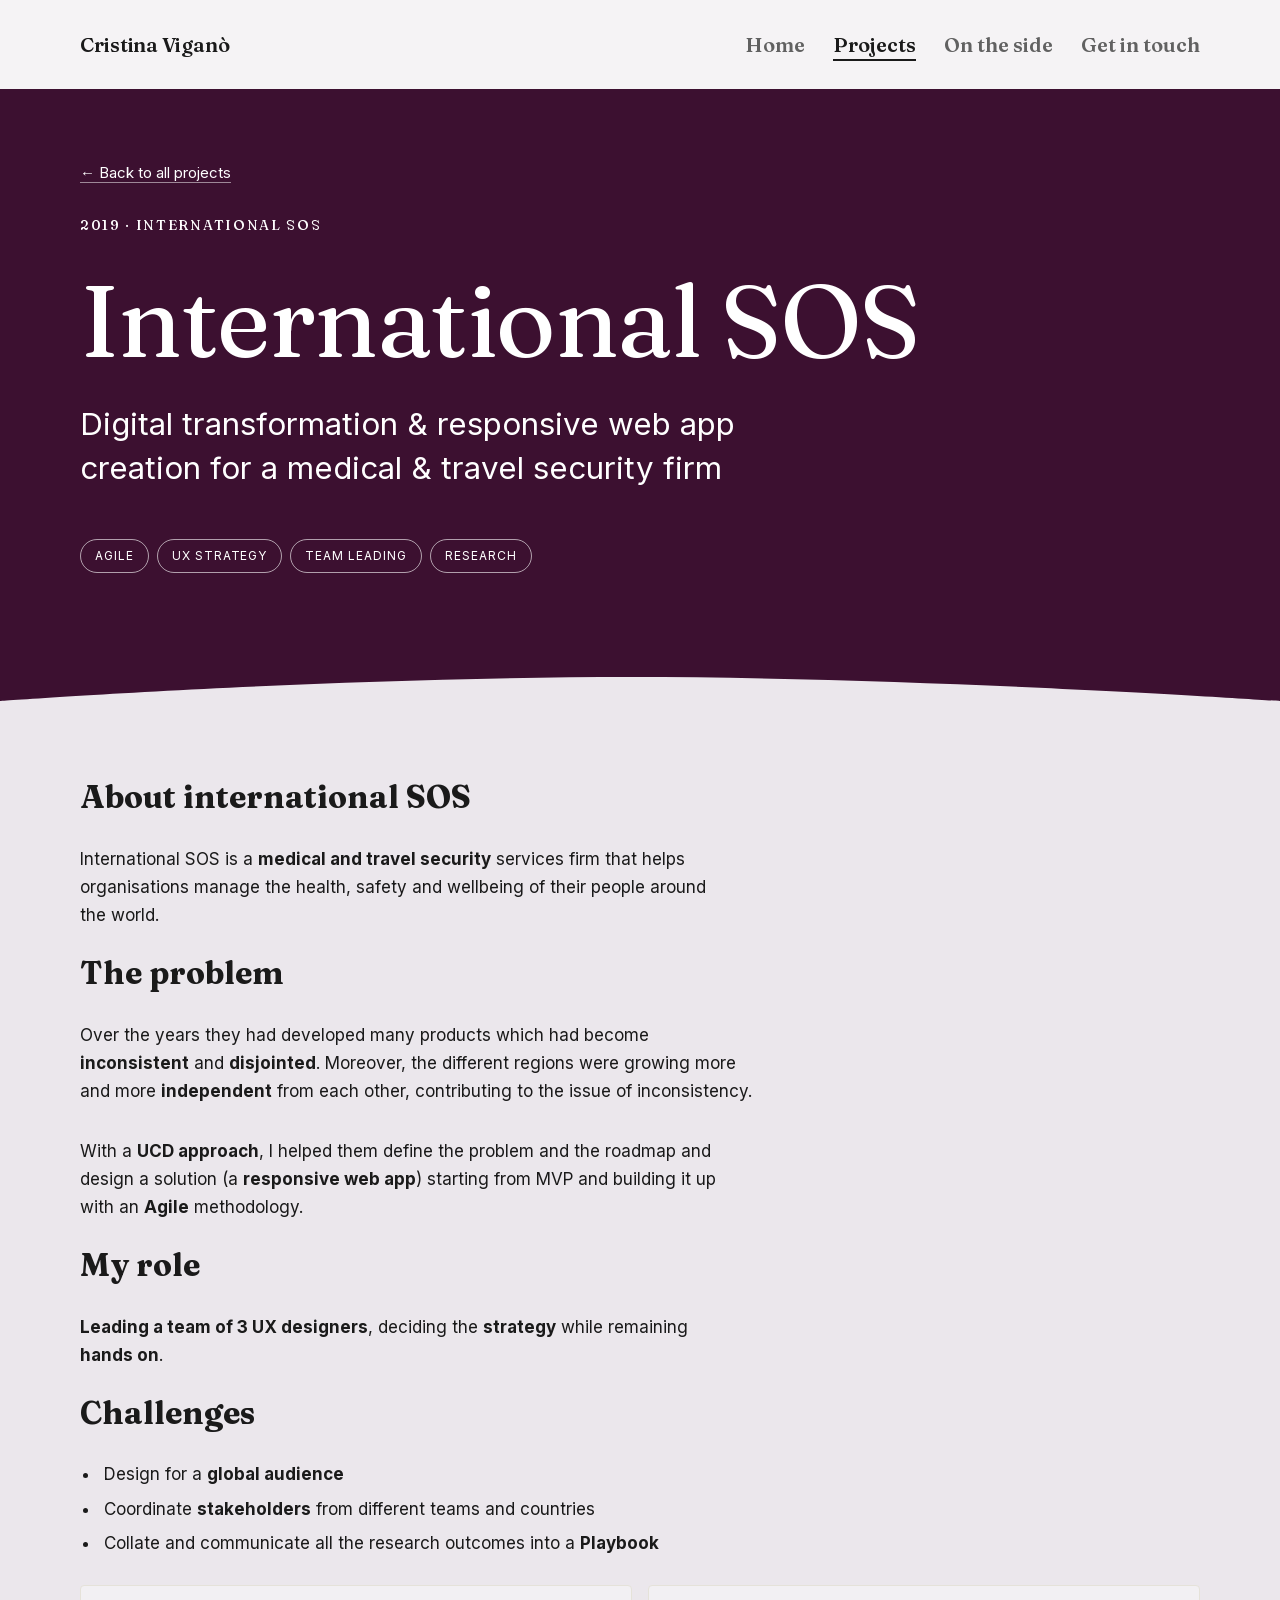
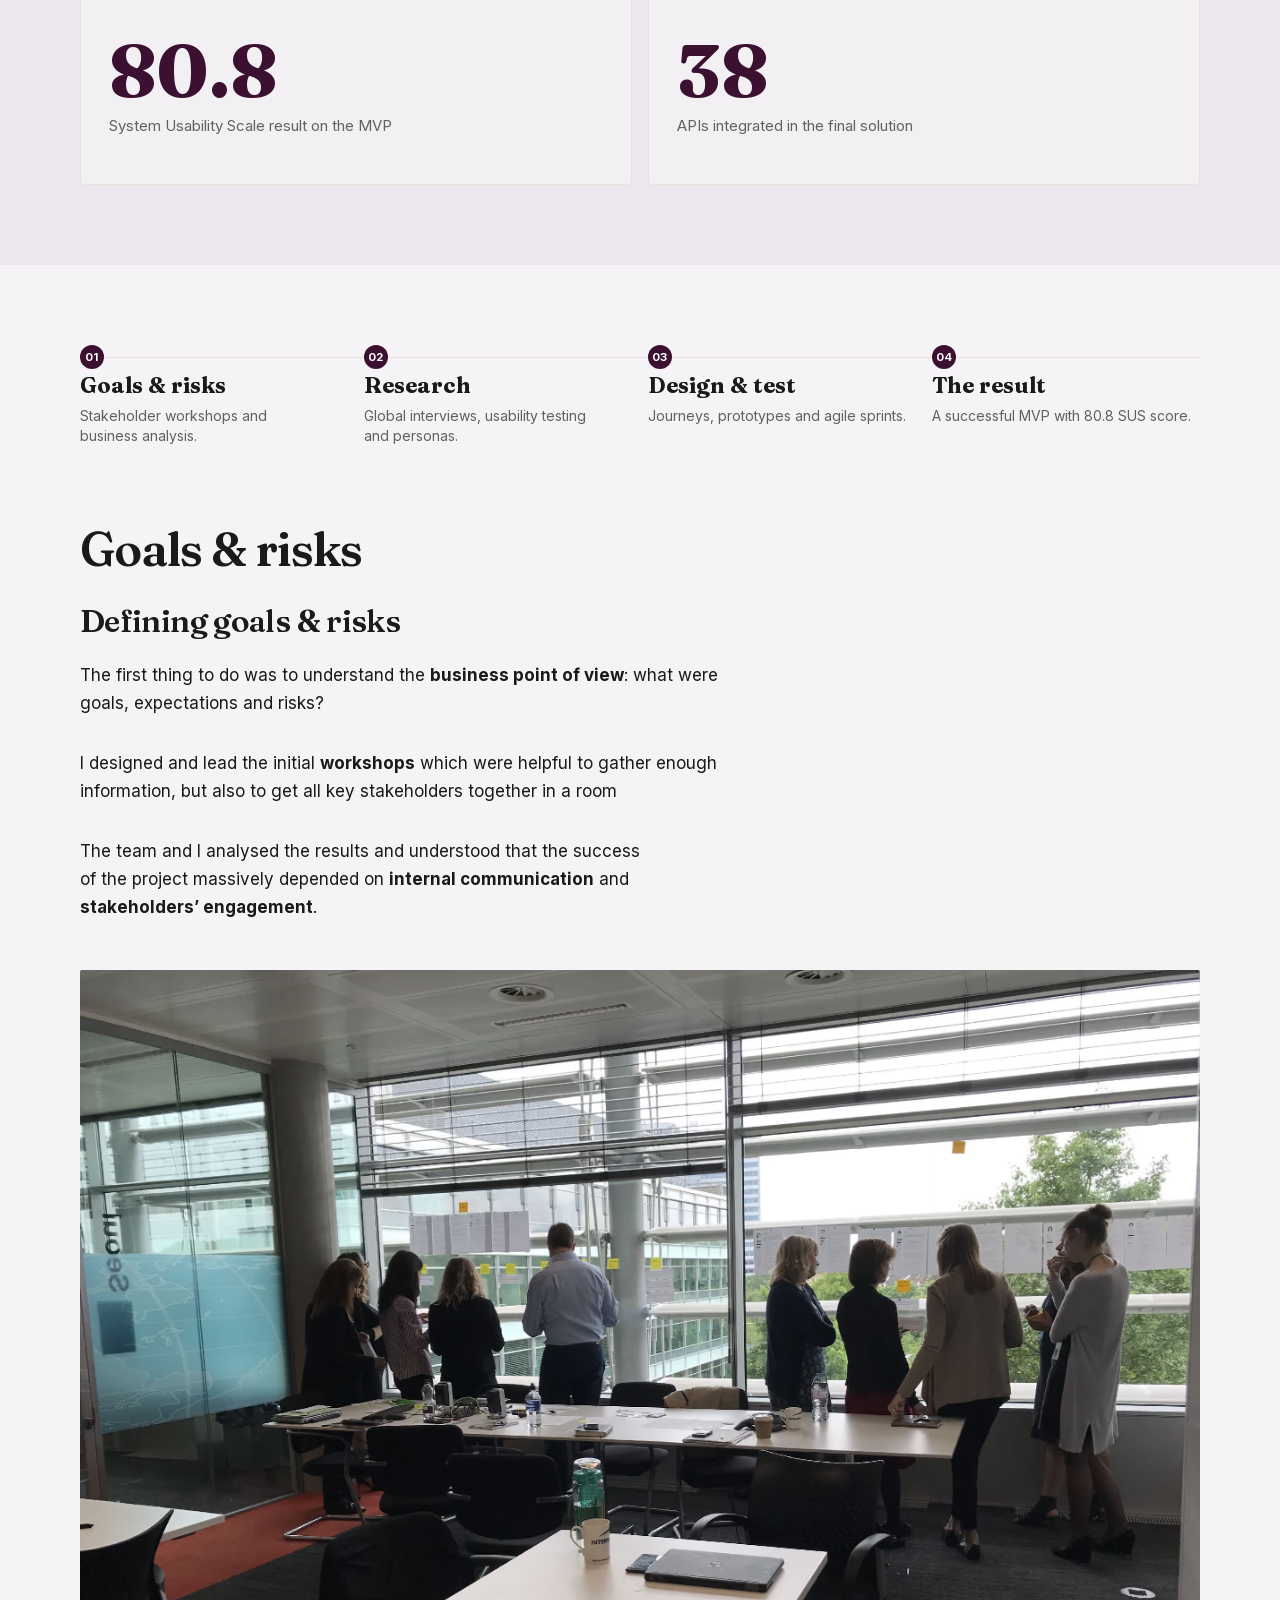
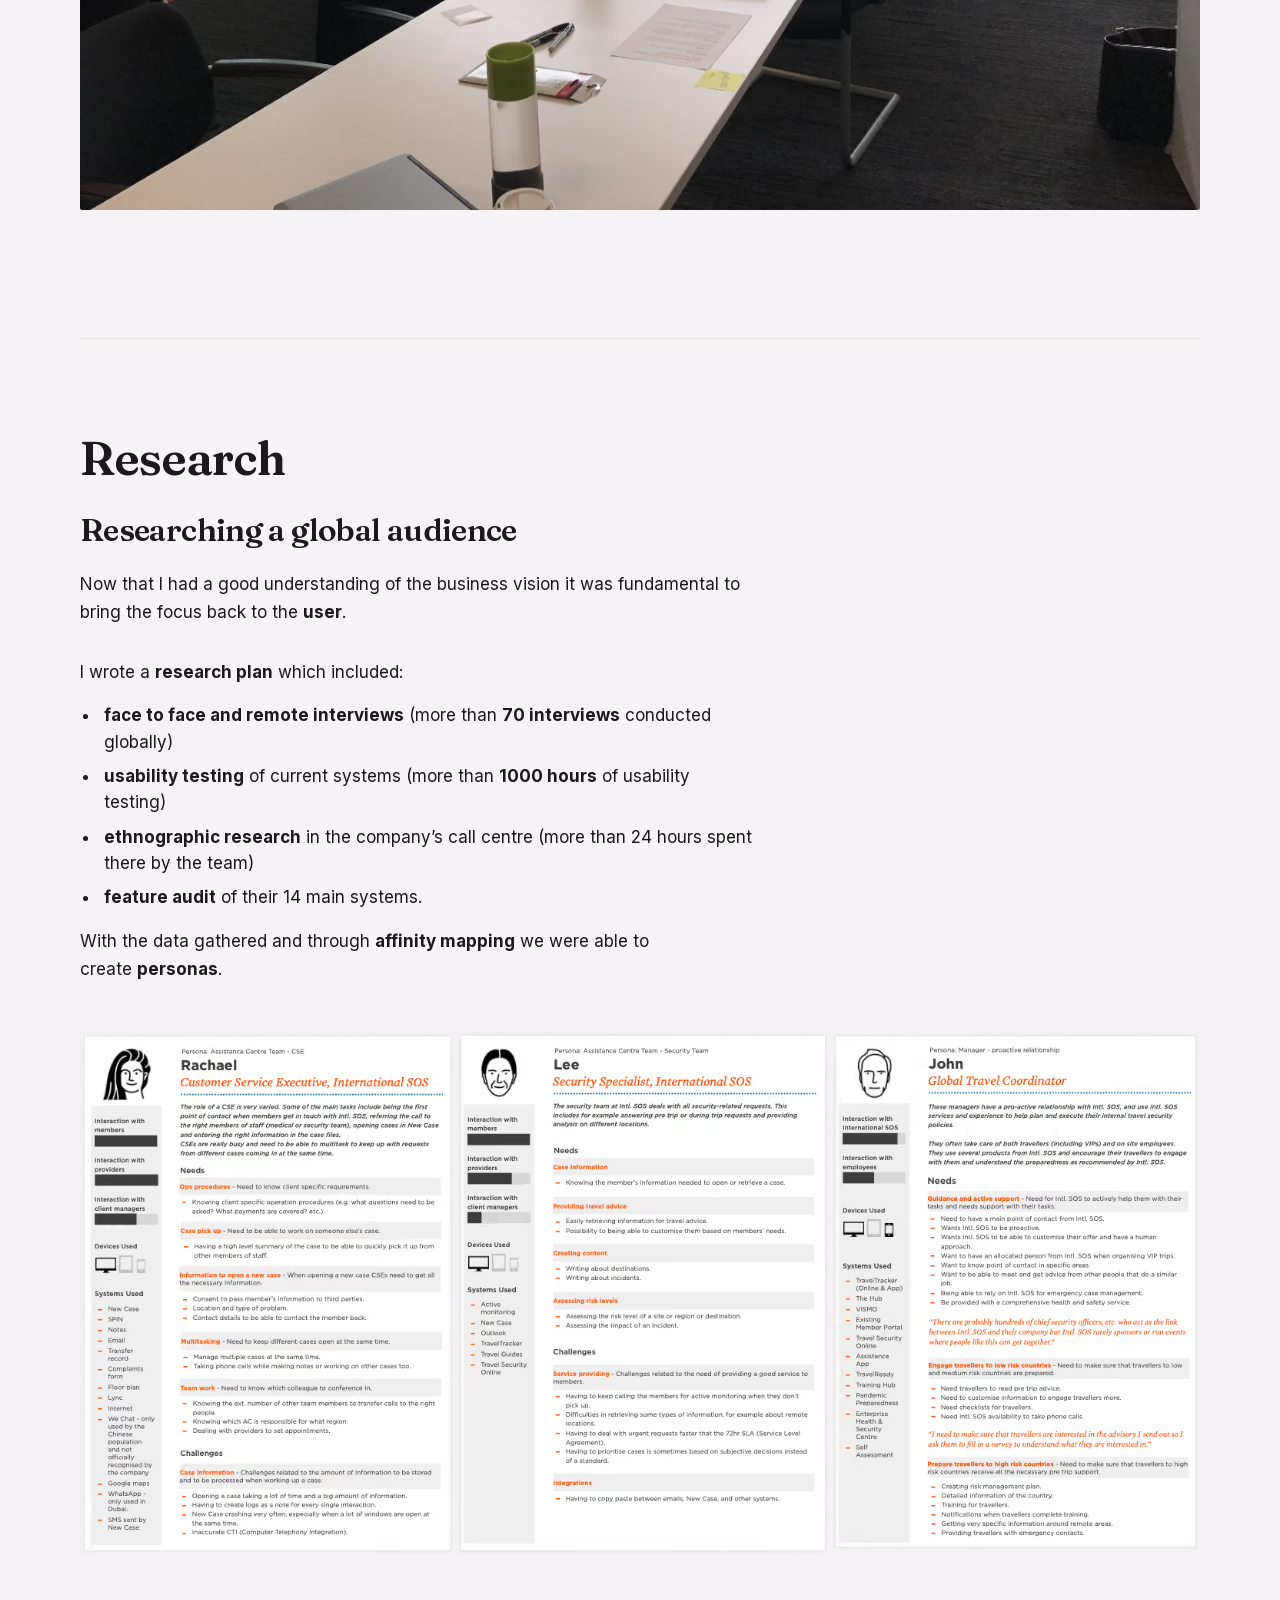
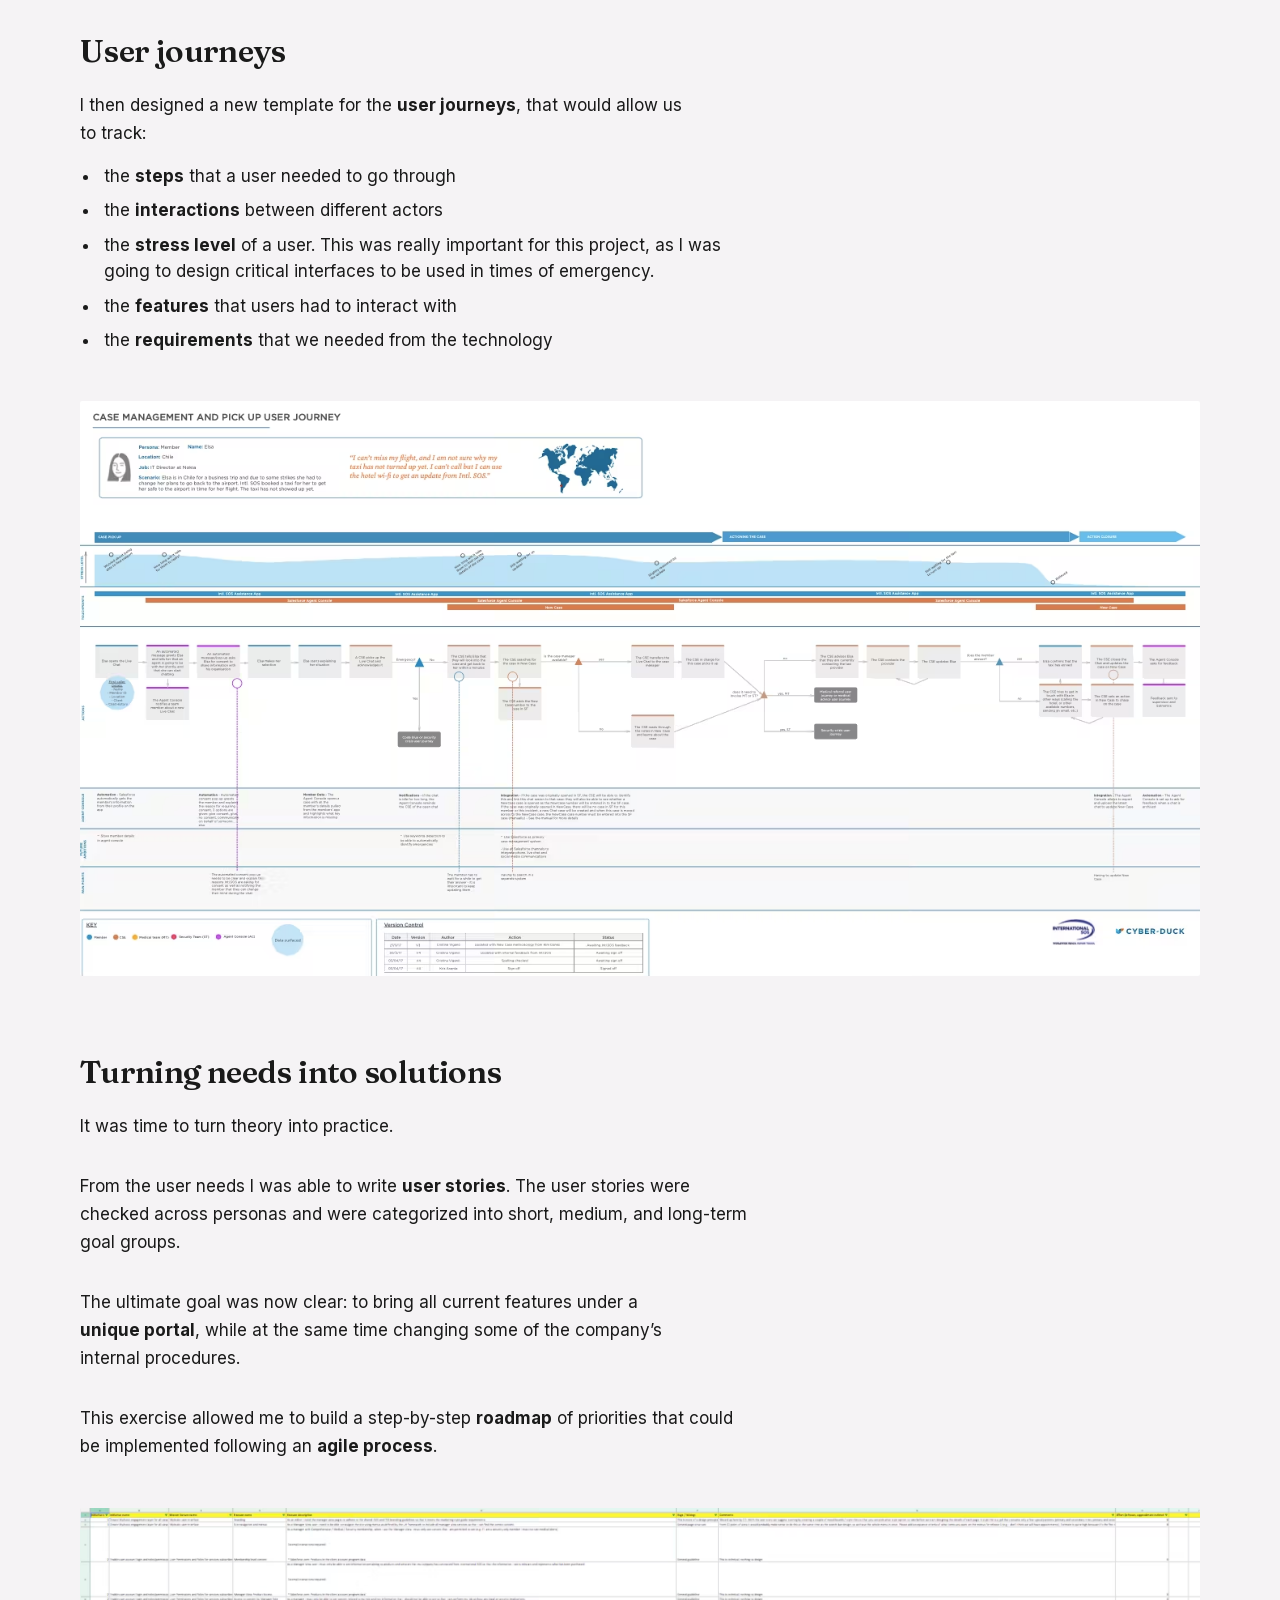
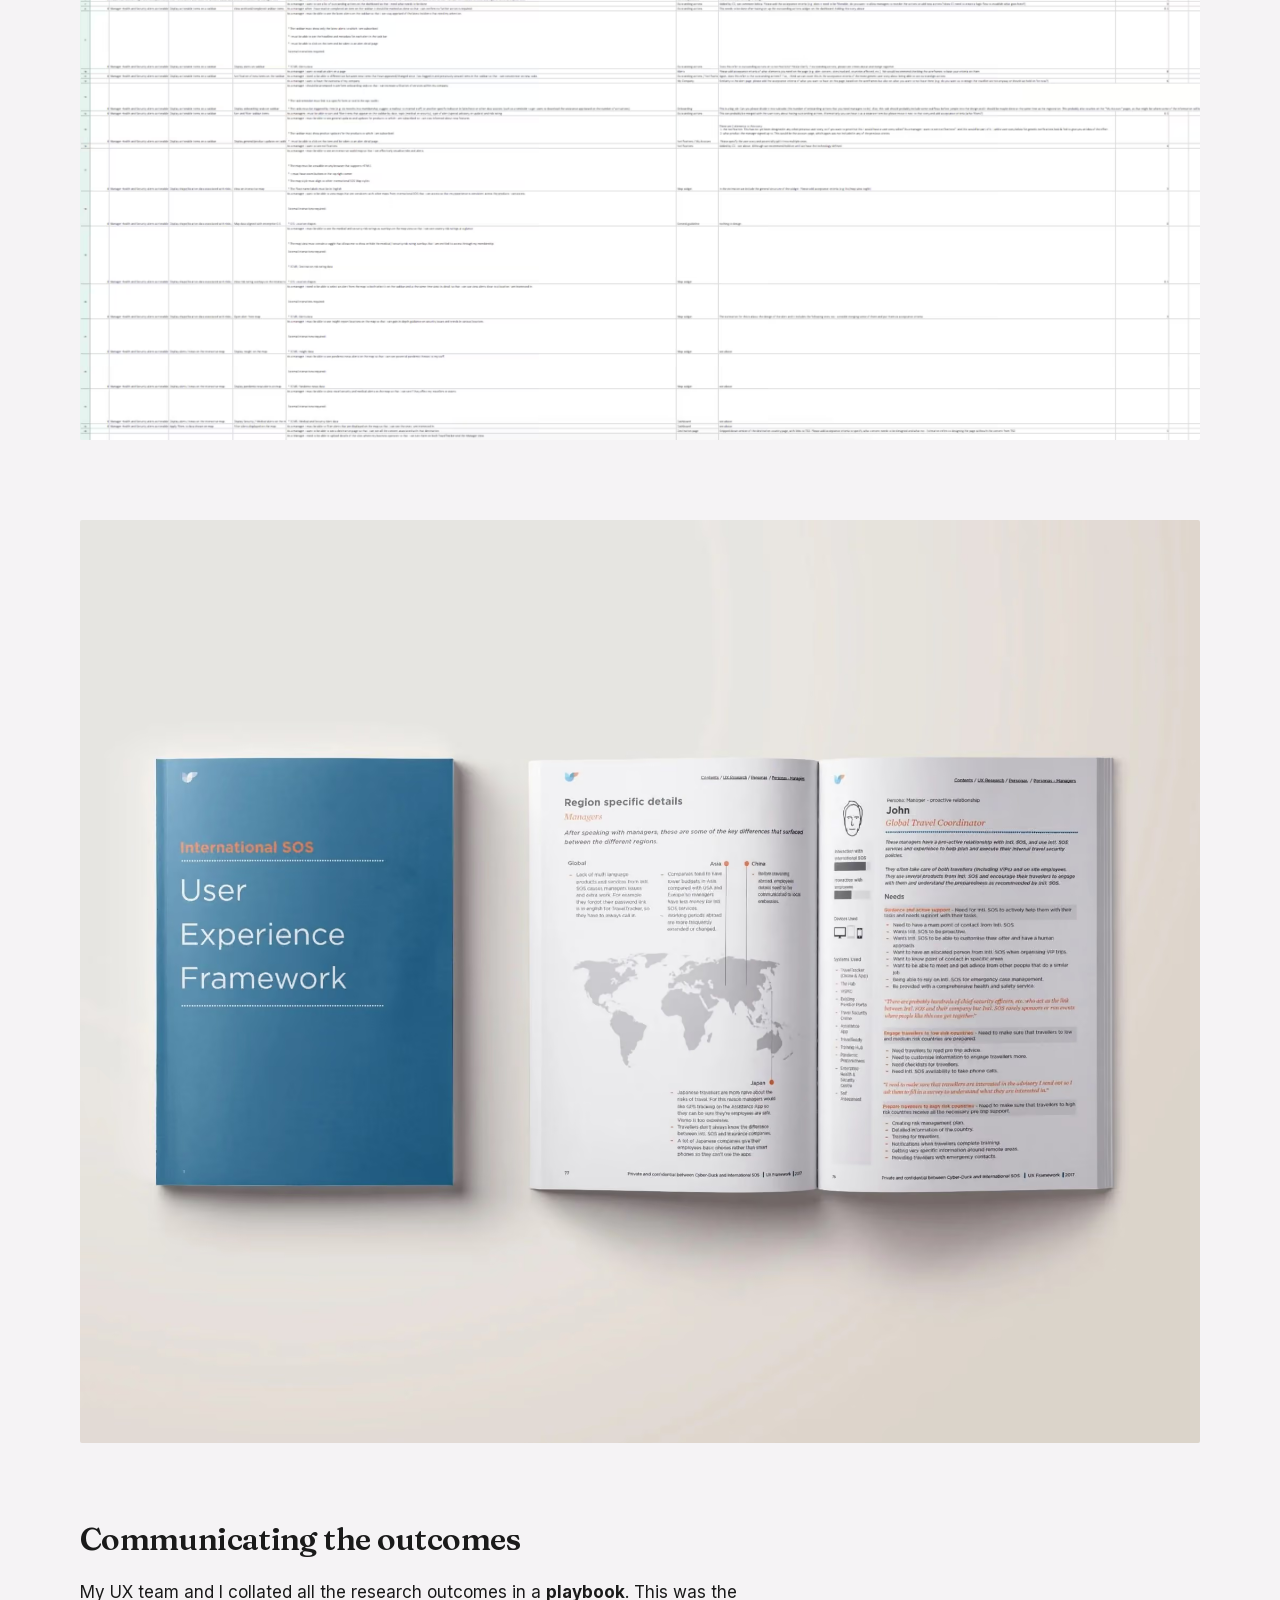
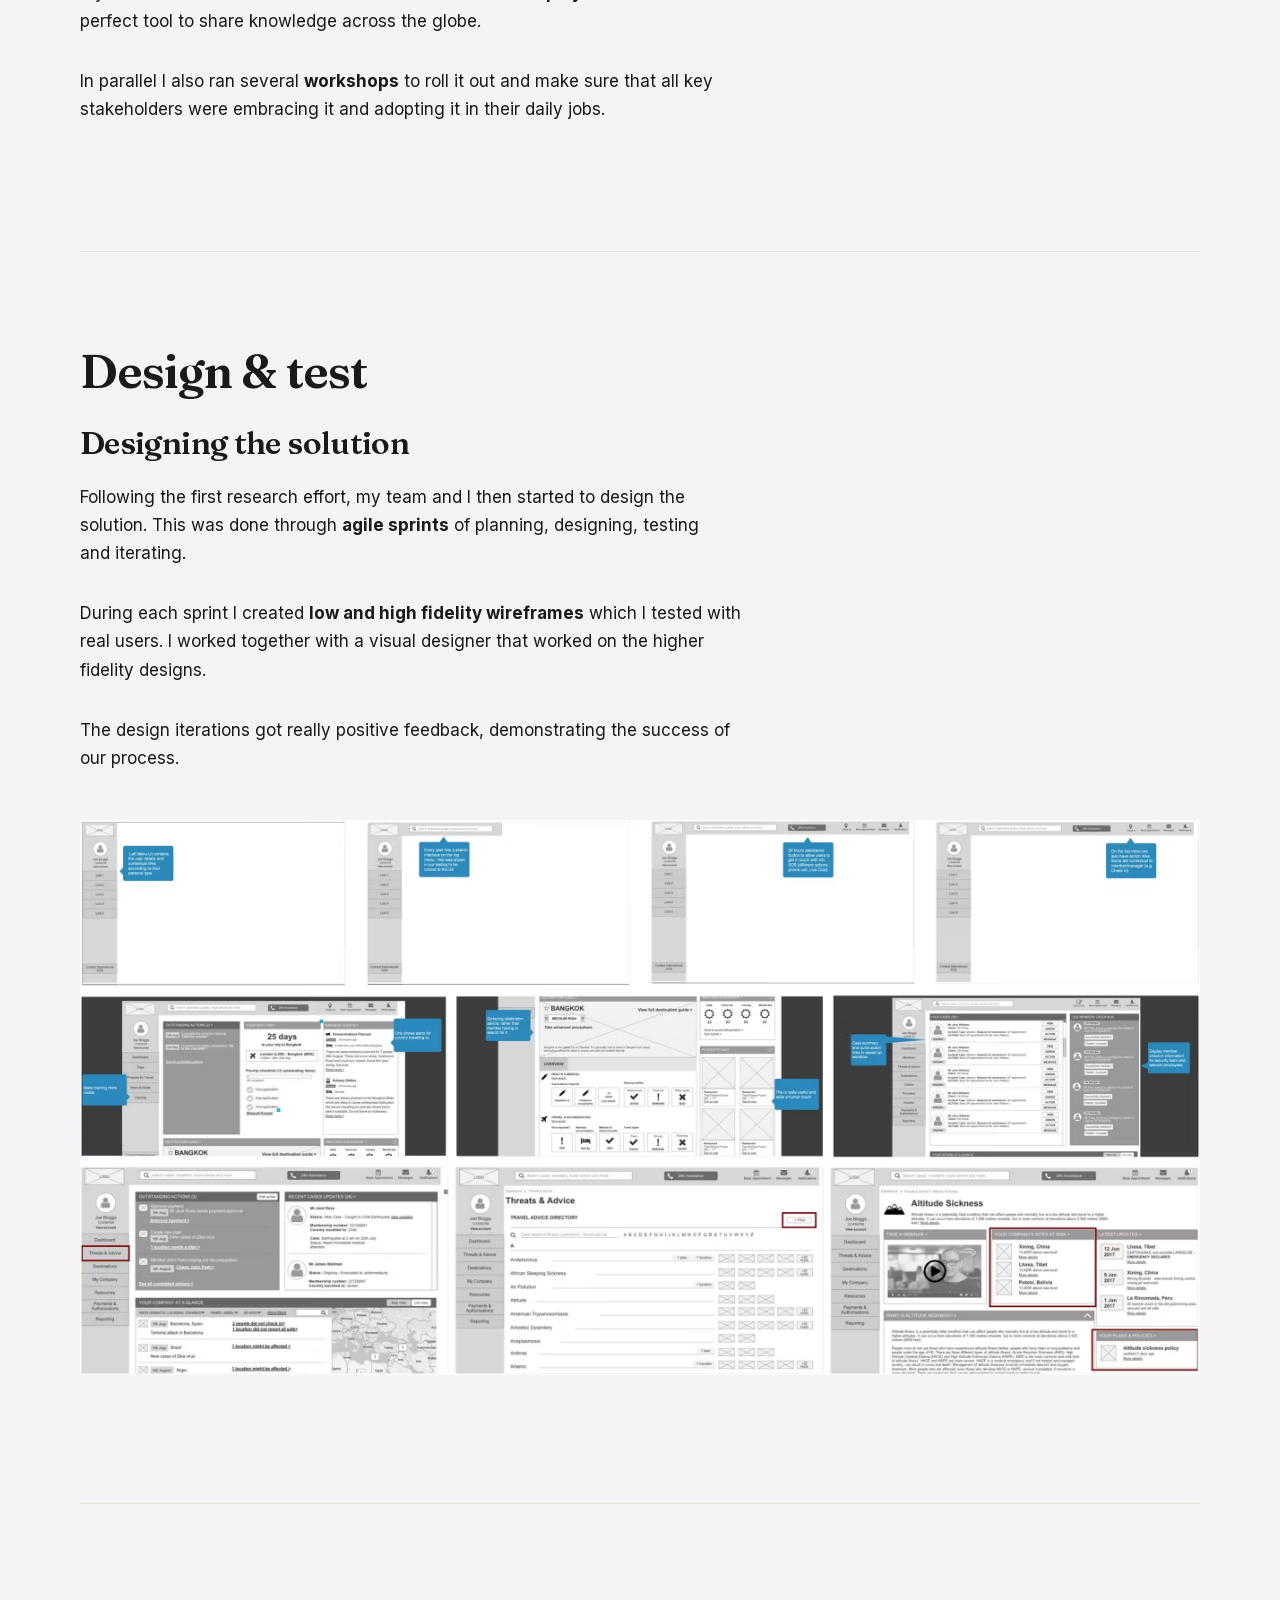
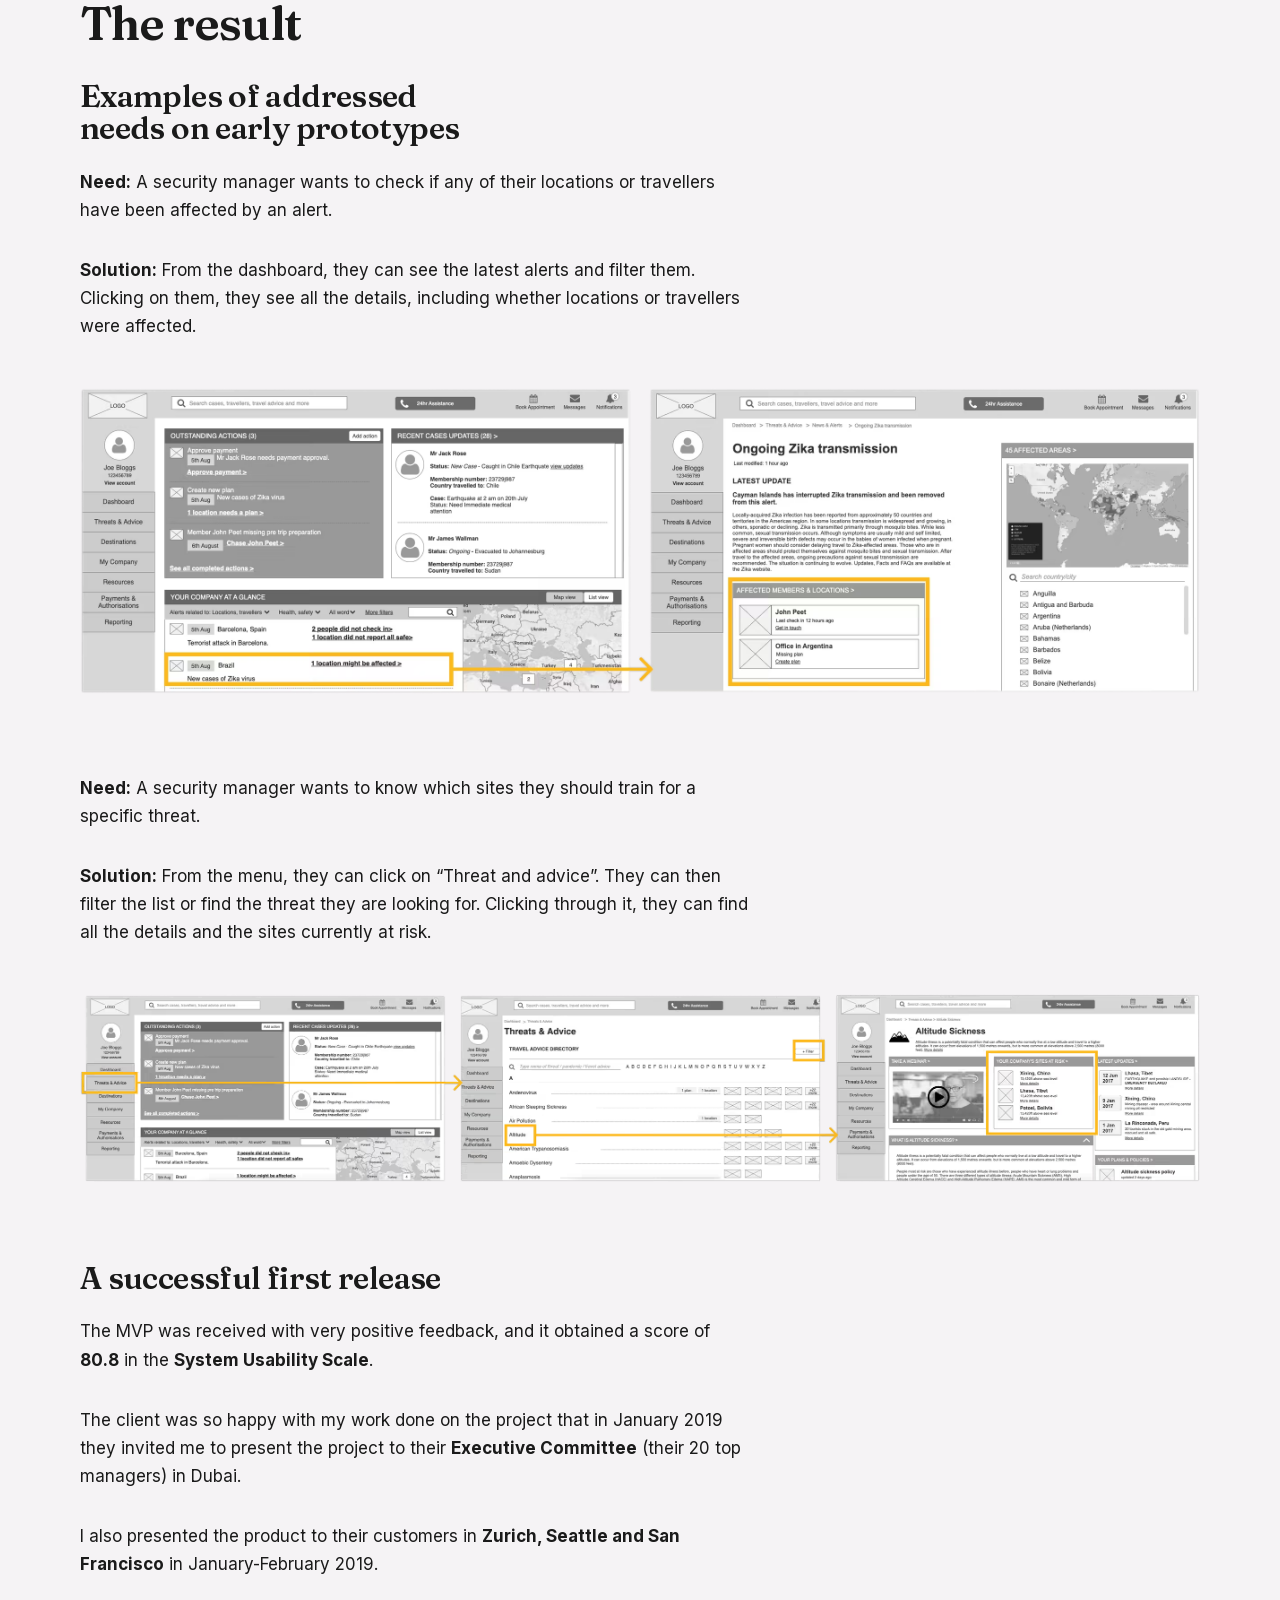
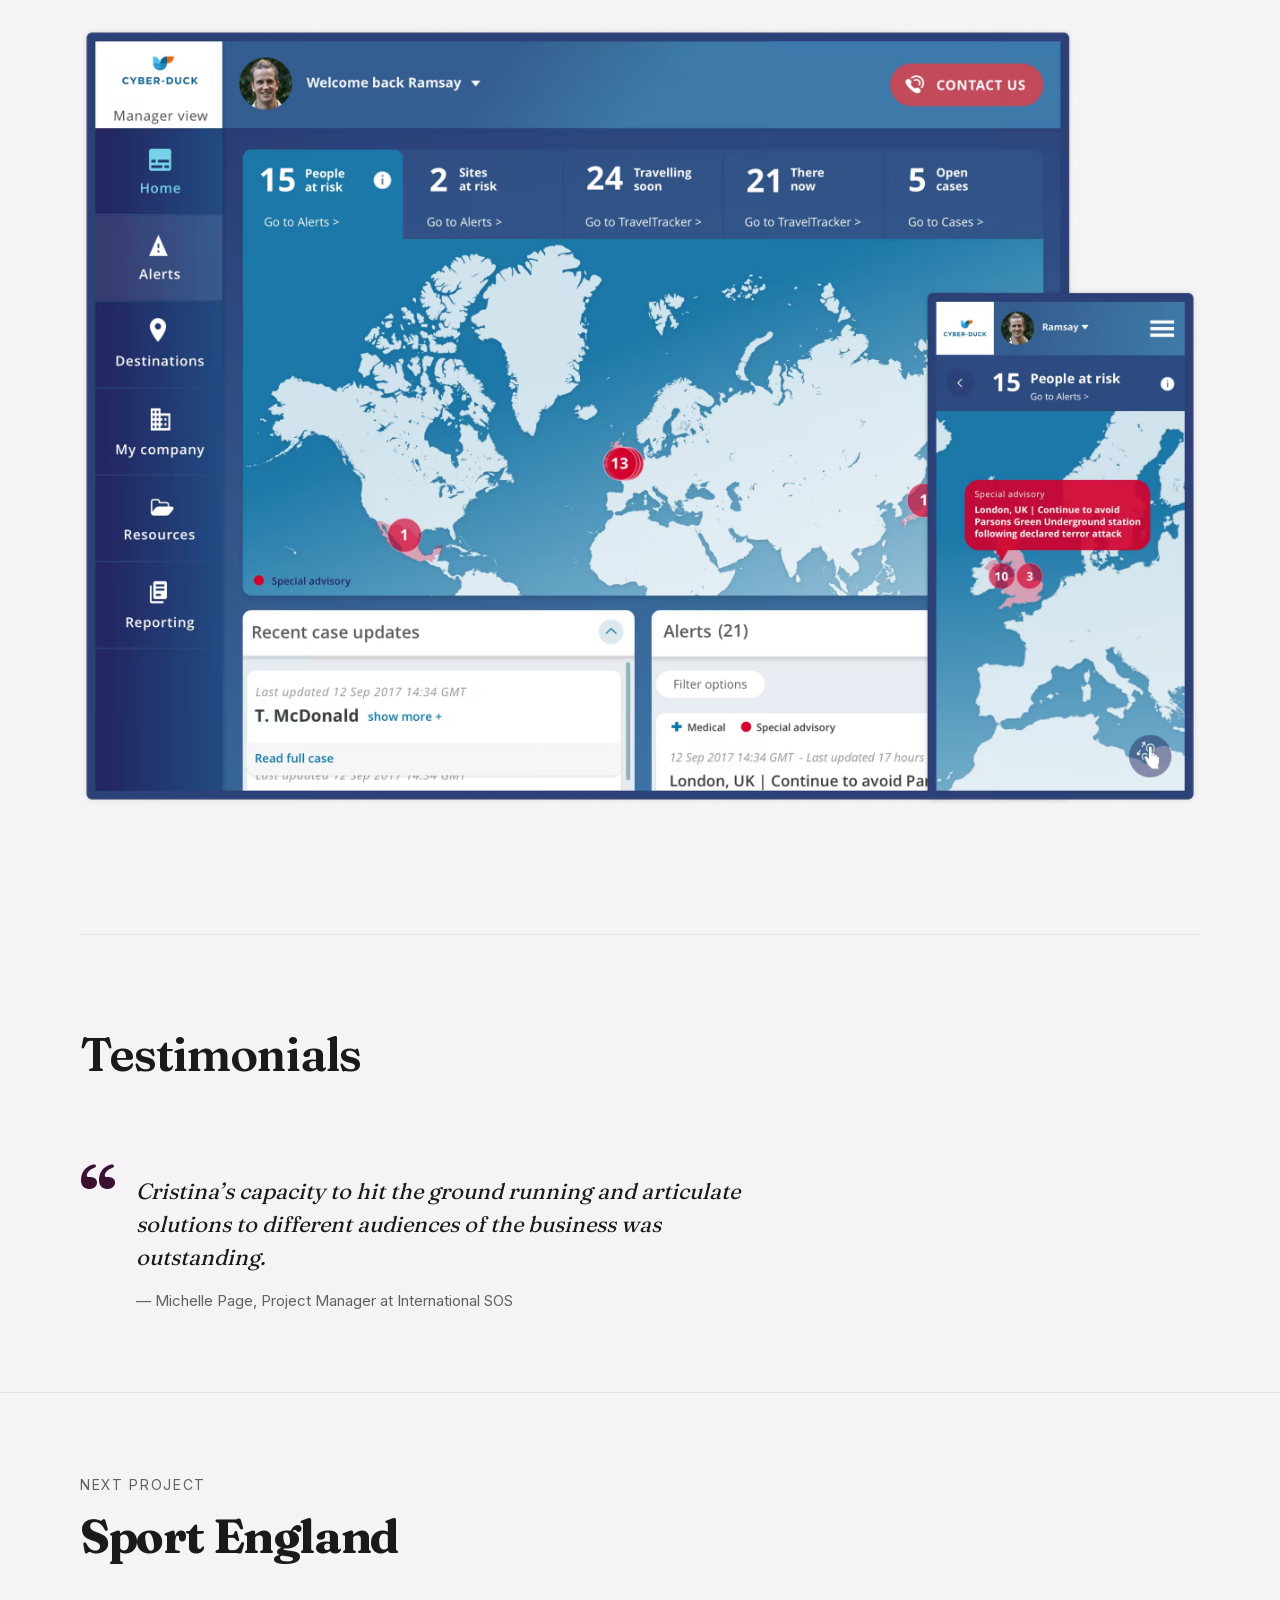
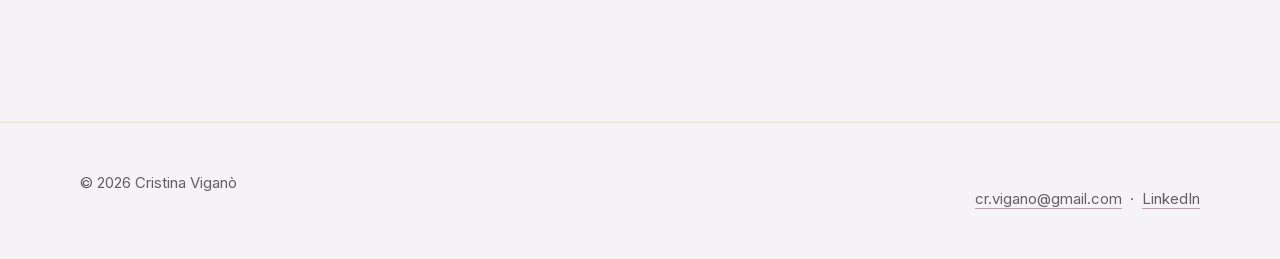
<file: intl-sos.html>
<!doctype html>
<html lang="en">
    <head>
        <meta charset="utf-8" />
        <meta name="viewport" content="width=device-width, initial-scale=1" />
        <title>International SOS &middot; Cristina Viganò</title>
        <meta name="description" content="Over the years they had developed many products which had become inconsistent and disjointed. Moreover, the different regions were growing more and more independent from each other" />
        <meta name="theme-color" content="#f5f3f5" />
        <link
            rel="preload"
            href="fonts/inter-latin.woff2"
            as="font"
            type="font/woff2"
            crossorigin
        />
        <link
            rel="preload"
            href="fonts/fraunces-latin.woff2"
            as="font"
            type="font/woff2"
            crossorigin
        />
        <script>document.documentElement.classList.add("js");</script>
        <script src="nav.js" defer></script>
        <link rel="stylesheet" href="styles.css" />
    </head>
    <body>
        <a href="#main" class="skip-link">Skip to content</a>

        <header class="site-header">
            <div class="container">
                <nav class="site-nav" aria-label="Primary">
                    <a href="index.html" class="site-name">Cristina Viganò</a>
                    <button
                        class="nav-toggle"
                        type="button"
                        aria-expanded="false"
                        aria-controls="site-menu"
                        aria-label="Open menu"
                    >
                        <span class="nav-toggle__bars" aria-hidden="true"></span>
                    </button>
                    <ul class="nav-list" id="site-menu">
                        <li><a href="index.html">Home</a></li>
                        <li><a href="projects.html" aria-current="page">Projects</a></li>
                        <li><a href="fun.html">On the side</a></li>
                        <li><a href="contact.html">Get in touch</a></li>
                    </ul>
                </nav>
            </div>
        </header>

        <main id="main">
            <section class="hero">
                <div class="container">
                    <p class="case-back">
                        <a href="projects.html"><span aria-hidden="true">&larr;</span> Back to all projects</a>
                    </p>
                    <p class="eyebrow">2019 &middot; International SOS</p>
                    <h1>International SOS</h1>
                    <p class="body-lead case-lead">Digital transformation &amp; responsive web app creation for a medical &amp; travel security firm</p>
                    <ul class="case-tags"><li>Agile</li><li>UX strategy</li><li>Team leading</li><li>Research</li></ul>
                </div>
            </section>

            <section class="case-intro-section">
                <div class="container">
                    <div class="case-narrative">
                        <h2 class="case-narrative__label">About international SOS</h2>
                        <p>International SOS is a <strong>medical and travel security</strong> services firm that helps organisations manage the health, safety and wellbeing of their people around the world.</p>
                    </div>
                    <div class="case-narrative">
                        <h2 class="case-narrative__label">The problem</h2>
                        <p>Over the years they had developed many products which had become <strong>inconsistent</strong> and <strong>disjointed</strong>. Moreover, the different regions were growing more and more <strong>independent</strong> from each other, contributing to the issue of inconsistency.</p>
                        <p>With a <strong>UCD approach</strong>, I helped them define the problem and the roadmap and design a solution (a <strong>responsive web app</strong>) starting from MVP and building it up with an <strong>Agile</strong> methodology.</p>
                    </div>
                    <div class="case-narrative">
                        <h2 class="case-narrative__label">My role</h2>
                        <p><strong>Leading a team of 3 UX designers</strong>, deciding the <strong>strategy</strong> while remaining <strong>hands on</strong>.</p>
                    </div>
                    <div class="case-narrative">
                        <h2 class="case-narrative__label">Challenges</h2>
                        <ul class="case-list">
                            <li>Design for a <strong>global audience</strong></li>
                            <li>Coordinate <strong>stakeholders</strong> from different teams and countries</li>
                            <li>Collate and communicate all the research outcomes into a <strong>Playbook</strong></li>
                        </ul>
                    </div>
                    <ul class="stat-cards" aria-label="Headline results">
                        <li>
                            <p class="stat-cards__value">80.8</p>
                            <p class="stat-cards__label">System Usability Scale result on the MVP</p>
                        </li>
                        <li>
                            <p class="stat-cards__value">38</p>
                            <p class="stat-cards__label">APIs integrated in the final solution</p>
                        </li>
                    </ul>
                </div>
            </section>

            <section class="case-body">
                <div class="container">
                <ol class="project-timeline" aria-label="Project timeline">
                    <li>
                        <a href="#goals">
                            <p class="project-timeline__phase">Goals &amp; risks</p>
                            <p class="project-timeline__note">Stakeholder workshops and business analysis.</p>
                        </a>
                    </li>
                    <li>
                        <a href="#research">
                            <p class="project-timeline__phase">Research</p>
                            <p class="project-timeline__note">Global interviews, usability testing and personas.</p>
                        </a>
                    </li>
                    <li>
                        <a href="#solution">
                            <p class="project-timeline__phase">Design &amp; test</p>
                            <p class="project-timeline__note">Journeys, prototypes and agile sprints.</p>
                        </a>
                    </li>
                    <li>
                        <a href="#result">
                            <p class="project-timeline__phase">The result</p>
                            <p class="project-timeline__note">A successful MVP with 80.8 SUS score.</p>
                        </a>
                    </li>
                </ol>
                <div class="case-narrative">
                    <h2 id="goals">Goals &amp; risks</h2>
                    <h2 class="case-narrative__label">Defining goals &amp; risks</h2>
                    <p>The first thing to do was to understand the <strong>business point of view</strong>: what were goals, expectations and risks?</p>
                    <p>I designed and lead the initial <strong>workshops</strong> which were helpful to gather enough information, but also to get all key stakeholders together in a room</p>
                    <p>The team and I analysed the results and understood that the success of the project massively depended on <strong>internal communication</strong> and <strong>stakeholders’ engagement</strong>.</p>
                </div>
                <figure class="case-figure">
                    <div class="case-figure__media">
                        <picture>
                            <source srcset="images/intl-sos/01.avif" type="image/avif" />
                            <source srcset="images/intl-sos/01.webp" type="image/webp" />
                            <img src="images/intl-sos/01.png" alt="International SOS. Defining goals &amp; risks. Image 1." loading="lazy" decoding="async" />
                        </picture>
                    </div>
                </figure>
                <hr class="case-divider" />
                <div class="case-narrative">
                    <h2 id="research">Research</h2>
                    <h2 class="case-narrative__label">Researching a global audience</h2>
                    <p>Now that I had a good understanding of the business vision it was fundamental to bring the focus back to the <strong>user</strong>.</p>
                    <p>I wrote a <strong>research plan</strong> which included:</p>
                    <ul class="case-list">
                        <li><strong>face to face and remote interviews</strong> (more than <strong>70 interviews</strong> conducted globally)</li>
                        <li><strong>usability testing</strong> of current systems (more than <strong>1000 hours</strong> of usability testing)</li>
                        <li><strong>ethnographic research</strong> in the company’s call centre (more than 24 hours spent there by the team)</li>
                        <li><strong>feature audit</strong> of their 14 main systems.</li>
                    </ul>
                    <p>With the data gathered and through <strong>affinity mapping</strong> we were able to create <strong>personas</strong>.</p>
                </div>
                <figure class="case-figure">
                    <div class="case-figure__media">
                        <picture>
                            <source srcset="images/intl-sos/02.avif" type="image/avif" />
                            <source srcset="images/intl-sos/02.webp" type="image/webp" />
                            <img src="images/intl-sos/02.png" alt="International SOS. Researching a global audience. Image 2." loading="lazy" decoding="async" />
                        </picture>
                    </div>
                </figure>
                <div class="case-narrative">
                    <h2 class="case-narrative__label">User journeys</h2>
                    <p>I then designed a new template for the <strong>user journeys</strong>, that would allow us to track:</p>
                    <ul class="case-list">
                        <li>the <strong>steps</strong> that a user needed to go through</li>
                        <li>the <strong>interactions</strong> between different actors</li>
                        <li>the <strong>stress level</strong> of a user. This was really important for this project, as I was going to design critical interfaces to be used in times of emergency.</li>
                        <li>the <strong>features</strong> that users had to interact with</li>
                        <li>the <strong>requirements</strong> that we needed from the technology</li>
                    </ul>
                </div>
                <figure class="case-figure">
                    <div class="case-figure__media">
                        <picture>
                            <source srcset="images/intl-sos/03.avif" type="image/avif" />
                            <source srcset="images/intl-sos/03.webp" type="image/webp" />
                            <img src="images/intl-sos/03.png" alt="International SOS. 3 - user journeys. Image 3." loading="lazy" decoding="async" />
                        </picture>
                    </div>
                </figure>
                <div class="case-narrative">
                    <h2 class="case-narrative__label">Turning needs into solutions</h2>
                    <p>It was time to turn theory into practice.</p>
                    <p>From the user needs I was able to write <strong>user stories</strong>. The user stories were checked across personas and were categorized into short, medium, and long-term goal groups.</p>
                    <p>The ultimate goal was now clear: to bring all current features under a <strong>unique portal</strong>, while at the same time changing some of the company’s internal procedures.</p>
                    <p>This exercise allowed me to build a step-by-step <strong>roadmap</strong> of priorities that could be implemented following an <strong>agile process</strong>.</p>
                </div>
                <figure class="case-figure">
                    <div class="case-figure__media">
                        <picture>
                            <source srcset="images/intl-sos/04.avif" type="image/avif" />
                            <source srcset="images/intl-sos/04.webp" type="image/webp" />
                            <img src="images/intl-sos/04.png" alt="International SOS. 4 - turning needs into solutions. Image 4." loading="lazy" decoding="async" />
                        </picture>
                    </div>
                </figure>
                <figure class="case-figure">
                    <div class="case-figure__media">
                        <picture>
                            <source srcset="images/intl-sos/05.avif" type="image/avif" />
                            <source srcset="images/intl-sos/05.webp" type="image/webp" />
                            <img src="images/intl-sos/05.jpg" alt="International SOS. Turning needs into solutions. Image 5." loading="lazy" decoding="async" />
                        </picture>
                    </div>
                </figure>
                <div class="case-narrative">
                    <h2 class="case-narrative__label">Communicating the outcomes</h2>
                    <p>My UX team and I collated all the research outcomes in a <strong>playbook</strong>. This was the perfect tool to share knowledge across the globe.</p>
                    <p>In parallel I also ran several <strong>workshops</strong> to roll it out and make sure that all key stakeholders were embracing it and adopting it in their daily jobs.</p>
                </div>
                <hr class="case-divider" />
                <div class="case-narrative">
                    <h2 id="solution">Design &amp; test</h2>
                    <h2 class="case-narrative__label">Designing the solution</h2>
                    <p>Following the first research effort, my team and I then started to design the solution. This was done through <strong>agile sprints</strong> of planning, designing, testing and iterating.</p>
                    <p>During each sprint I created <strong>low and high fidelity wireframes</strong> which I tested with real users. I worked together with a visual designer that worked on the higher fidelity designs.</p>
                    <p>The design iterations got really positive feedback, demonstrating the success of our process.</p>
                </div>
                <figure class="case-figure">
                    <div class="case-figure__media">
                        <picture>
                            <source srcset="images/intl-sos/06.avif" type="image/avif" />
                            <source srcset="images/intl-sos/06.webp" type="image/webp" />
                            <img src="images/intl-sos/06.jpg" alt="International SOS. 6 - designing the solution. Image 6." loading="lazy" decoding="async" />
                        </picture>
                    </div>
                </figure>
                <hr class="case-divider" />
                <div class="case-narrative">
                    <h2 id="result">The result</h2>
                    <h2 class="case-narrative__label">Examples of addressed needs on early prototypes</h2>
                    <p><strong>Need:</strong> A security manager wants to check if any of their locations or travellers have been affected by an alert.</p>
                    <p><strong>Solution:</strong> From the dashboard, they can see the latest alerts and filter them. Clicking on them, they see all the details, including whether locations or travellers were affected.</p>
                </div>
                <figure class="case-figure">
                    <div class="case-figure__media">
                        <picture>
                            <source srcset="images/intl-sos/07.avif" type="image/avif" />
                            <source srcset="images/intl-sos/07.webp" type="image/webp" />
                            <img src="images/intl-sos/07.png" alt="International SOS. Example need and solution. Image 7." loading="lazy" decoding="async" />
                        </picture>
                    </div>
                </figure>
                <div class="case-narrative">
                    <p><strong>Need:</strong> A security manager wants to know which sites they should train for a specific threat.</p>
                    <p><strong>Solution:</strong> From the menu, they can click on “Threat and advice”. They can then filter the list or find the threat they are looking for. Clicking through it, they can find all the details and the sites currently at risk.</p>
                </div>
                <figure class="case-figure">
                    <div class="case-figure__media">
                        <picture>
                            <source srcset="images/intl-sos/08.avif" type="image/avif" />
                            <source srcset="images/intl-sos/08.webp" type="image/webp" />
                            <img src="images/intl-sos/08.png" alt="International SOS. Example need and solution. Image 8." loading="lazy" decoding="async" />
                        </picture>
                    </div>
                </figure>
                <div class="case-narrative">
                    <h2 class="case-narrative__label">A successful first release</h2>
                    <p>The MVP was received with very positive feedback, and it obtained a score of <strong>80.8</strong> in the <strong>System Usability Scale</strong>.</p>
                    <p>The client was so happy with my work done on the project that in January 2019 they invited me to present the project to their <strong>Executive Committee</strong> (their 20 top managers) in Dubai.</p>
                    <p>I also presented the product to their customers in <strong>Zurich, Seattle and San Francisco</strong> in January-February 2019.</p>
                </div>
                <figure class="case-figure">
                    <div class="case-figure__media">
                        <picture>
                            <source srcset="images/intl-sos/09.avif" type="image/avif" />
                            <source srcset="images/intl-sos/09.webp" type="image/webp" />
                            <img src="images/intl-sos/09.png" alt="International SOS. A successful first release. Image 9." loading="lazy" decoding="async" />
                        </picture>
                    </div>
                </figure>
                <hr class="case-divider" />
                <div class="case-narrative">
                    <h2>Testimonials</h2>
                </div>
                <blockquote class="case-quote">
                    Cristina’s capacity to hit the ground running and articulate solutions to different audiences of the business was outstanding.
                    <cite>Michelle Page, Project Manager at International SOS</cite>
                </blockquote>
                </div>
            </section>

            <section class="case-next">
                <div class="container">
                    <a href="sport-england.html">
                        <p class="case-next__label">Next project</p>
                        <span class="case-next__title">Sport England</span>
                    </a>
                </div>
            </section>
        </main>

        <footer class="site-footer">
            <div class="container footer-row">
                <p>&copy; 2026 Cristina Viganò</p>
                <p>
                    <a href="mailto:cr.vigano@gmail.com">cr.vigano@gmail.com</a>
                    &nbsp;&middot;&nbsp;
                    <a href="https://www.linkedin.com/in/cristinavigano/" rel="me noopener">LinkedIn</a>
                </p>
            </div>
        </footer>
    </body>
</html>
</file>
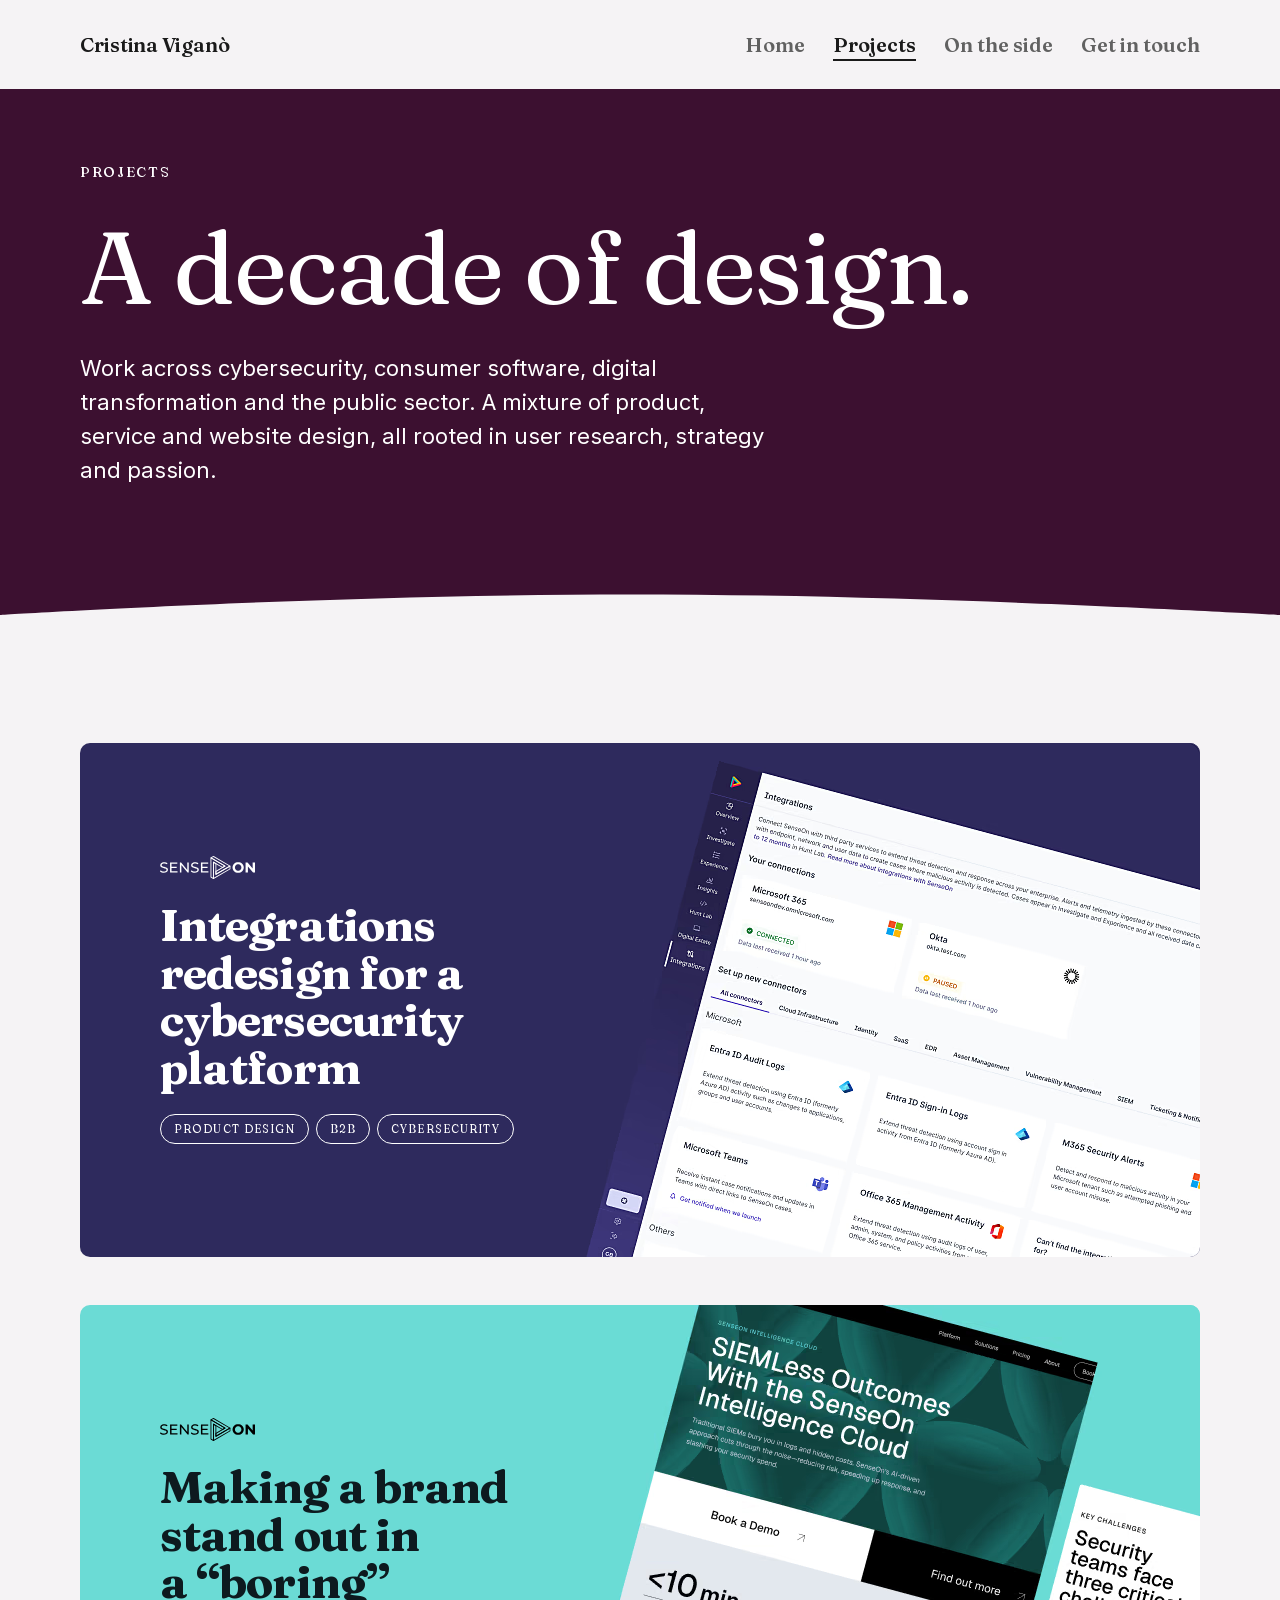
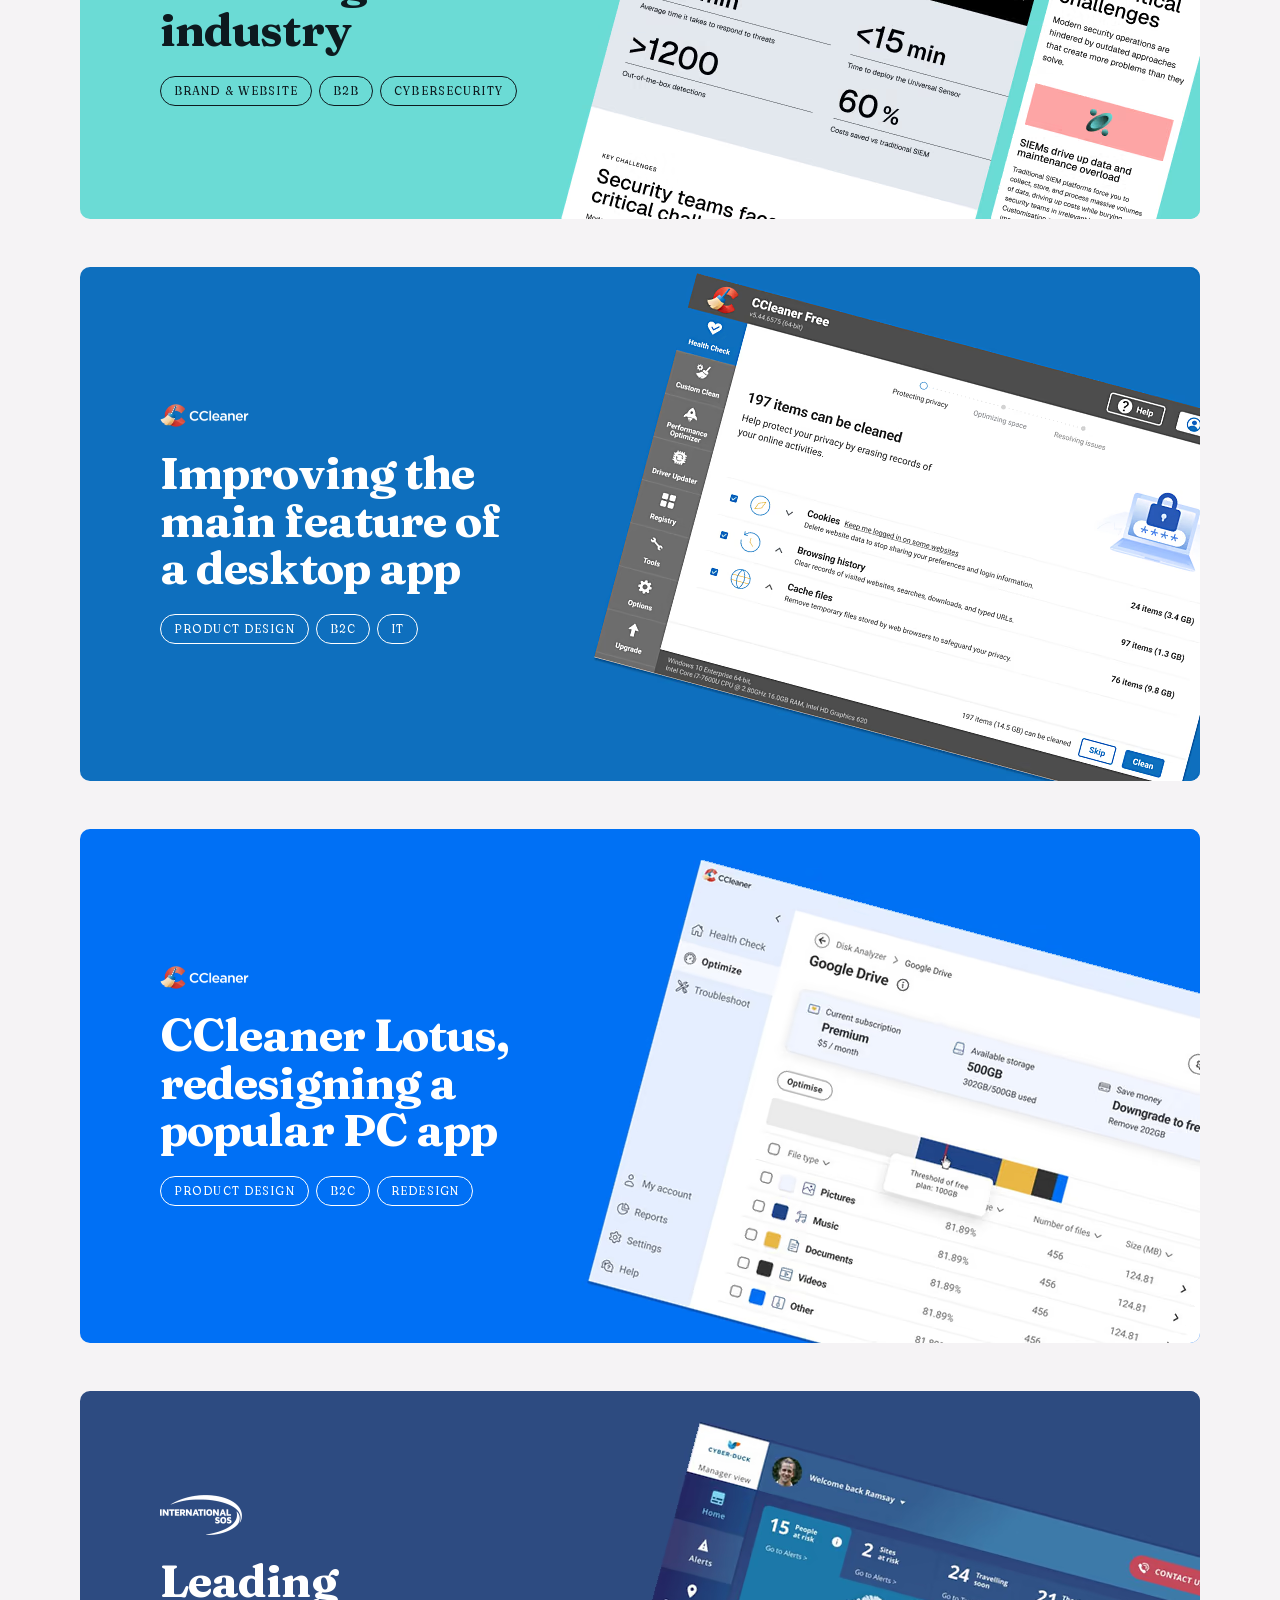
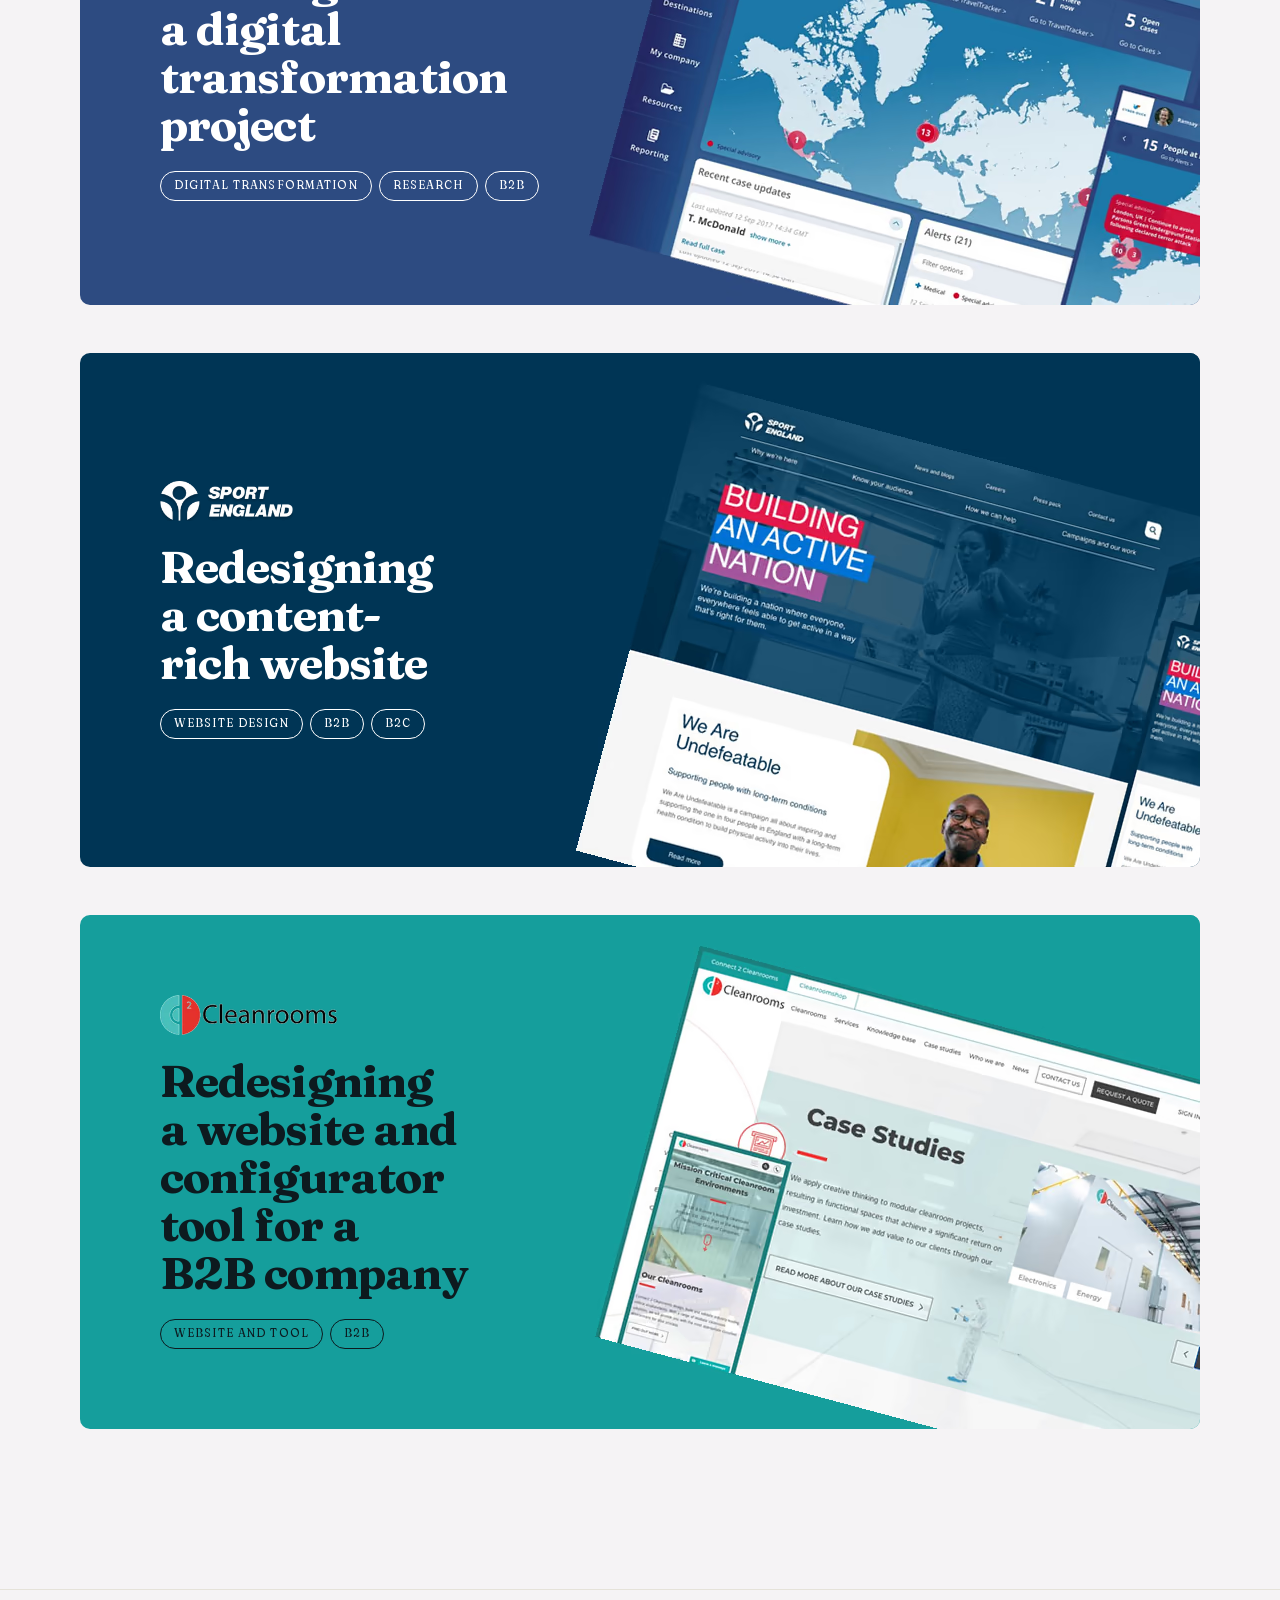
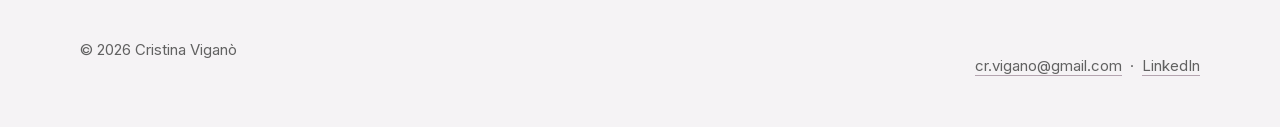
<file: projects.html>
<!doctype html>
<html lang="en">
    <head>
        <meta charset="utf-8" />
        <meta name="viewport" content="width=device-width, initial-scale=1" />
        <title>Projects &middot; Cristina Viganò</title>
        <meta
            name="description"
            content="A decade of UX and product design work across cybersecurity, consumer software, digital transformation and the public sector."
        />
        <meta name="theme-color" content="#f5f3f5" />
        <link
            rel="preload"
            href="fonts/inter-latin.woff2"
            as="font"
            type="font/woff2"
            crossorigin
        />
        <link
            rel="preload"
            href="fonts/fraunces-latin.woff2"
            as="font"
            type="font/woff2"
            crossorigin
        />
        <script>document.documentElement.classList.add("js");</script>
        <script src="nav.js" defer></script>
        <link rel="stylesheet" href="styles.css" />
    </head>
    <body>
        <a href="#main" class="skip-link">Skip to content</a>

        <header class="site-header">
            <div class="container">
                <nav class="site-nav" aria-label="Primary">
                    <a href="index.html" class="site-name"
                        >Cristina Viganò</a
                    >
                    <button
                        class="nav-toggle"
                        type="button"
                        aria-expanded="false"
                        aria-controls="site-menu"
                        aria-label="Open menu"
                    >
                        <span class="nav-toggle__bars" aria-hidden="true"></span>
                    </button>
                    <ul class="nav-list" id="site-menu">
                        <li><a href="index.html">Home</a></li>
                        <li>
                            <a href="projects.html" aria-current="page"
                                >Projects</a
                            >
                        </li>
                        <li><a href="fun.html">On the side</a></li>
                        <li><a href="contact.html">Get in touch</a></li>
                    </ul>
                </nav>
            </div>
        </header>

        <main id="main">
            <section class="hero">
                <div class="container">
                    <p class="eyebrow">Projects</p>
                    <h1>A decade of design.</h1>
                    <p class="body-lead">
                        Work across cybersecurity, consumer software,
                        digital transformation and the public sector. A
                        mixture of product, service and website design,
                        all rooted in user research, strategy and passion.
                    </p>
                </div>
            </section>

            <section class="section">
                <div class="container">
                    <!--
                        To add a real preview image for a project, replace the
                        empty <div class="work-card__media work-card__media--empty">
                        with:

                        <div class="work-card__media">
                            <img
                                src="images/{slug}.webp"
                                alt="Descriptive alt text"
                                loading="lazy"
                                decoding="async"
                                width="1600"
                                height="900"
                            />
                        </div>

                        Serve WebP or AVIF, aim for under 100 KB, and keep the
                        16:9 aspect ratio for consistent rhythm.
                    -->
                    <ol class="work-list">
                        <li>
                            <article
                                id="senseon-integrations"
                                class="work-card"
                                style="--card-bg: #2e2a5d; --card-fg: #ffffff"
                            >
                                <div class="work-card__text">
                                    <img class="work-card__logo" src="images/logos/senseon-light.svg" alt="SenseOn" width="95" height="23" />
                                    <h2 class="work-card__title">
                                        <a
                                            href="senseon-integrations.html"
                                            >Integrations redesign for a
                                            cybersecurity platform</a
                                        >
                                    </h2>
                                    <ul class="work-card__tags"><li>Product design</li><li>B2B</li><li>Cybersecurity</li></ul>
                                </div>
                                <div class="work-card__media">
                                    <picture>
                                        <source
                                            srcset="images/cards/senseon-integrations.avif"
                                            type="image/avif"
                                        />
                                        <img
                                            src="images/cards/senseon-integrations.webp"
                                            alt="Preview of the SenseOn integrations redesign case study"
                                            loading="lazy"
                                            decoding="async"
                                            width="650"
                                            height="514"
                                        />
                                    </picture>
                                </div>
                            </article>
                        </li>
                        <li>
                            <article
                                id="senseon-brand"
                                class="work-card"
                                style="--card-bg: #6bdbd5; --card-fg: #0d1a1f"
                            >
                                <div class="work-card__text">
                                    <img class="work-card__logo" src="images/logos/senseon-dark.svg" alt="SenseOn" width="95" height="23" />
                                    <h2 class="work-card__title">
                                        <a
                                            href="senseon-brand.html"
                                            >Making a brand stand out in a
                                            &ldquo;boring&rdquo; industry</a
                                        >
                                    </h2>
                                    <ul class="work-card__tags"><li>Brand &amp; website</li><li>B2B</li><li>Cybersecurity</li></ul>
                                </div>
                                <div class="work-card__media">
                                    <picture>
                                        <source
                                            srcset="images/cards/senseon-brand.avif"
                                            type="image/avif"
                                        />
                                        <img
                                            src="images/cards/senseon-brand.webp"
                                            alt="Preview of the SenseOn rebranding case study"
                                            loading="lazy"
                                            decoding="async"
                                            width="650"
                                            height="514"
                                        />
                                    </picture>
                                </div>
                            </article>
                        </li>
                        <li>
                            <article
                                id="ccleaner-main"
                                class="work-card"
                                style="--card-bg: #0e6fbe; --card-fg: #ffffff"
                            >
                                <div class="work-card__text">
                                    <img class="work-card__logo" src="images/logos/ccleaner.webp" alt="CCleaner" width="92" height="23" />
                                    <h2 class="work-card__title">
                                        <a
                                            href="ccleaner-main.html"
                                            >Improving the main feature of a
                                            desktop app</a
                                        >
                                    </h2>
                                    <ul class="work-card__tags"><li>Product design</li><li>B2C</li><li>IT</li></ul>
                                </div>
                                <div class="work-card__media">
                                    <picture>
                                        <source
                                            srcset="images/cards/ccleaner-main.avif"
                                            type="image/avif"
                                        />
                                        <img
                                            src="images/cards/ccleaner-main.webp"
                                            alt="Preview of the CCleaner health check case study"
                                            loading="lazy"
                                            decoding="async"
                                            width="650"
                                            height="514"
                                        />
                                    </picture>
                                </div>
                            </article>
                        </li>
                        <li>
                            <article
                                id="ccleaner-lotus"
                                class="work-card"
                                style="--card-bg: #0070f5; --card-fg: #ffffff"
                            >
                                <div class="work-card__text">
                                    <img class="work-card__logo" src="images/logos/ccleaner.webp" alt="CCleaner" width="92" height="23" />
                                    <h2 class="work-card__title">
                                        <a href="ccleaner-lotus.html">CCleaner Lotus, redesigning a popular PC app</a>
                                    </h2>
                                    <ul class="work-card__tags">
                                        <li>Product design</li>
                                        <li>B2C</li>
                                        <li>Redesign</li>
                                    </ul>
                                </div>
                                <div class="work-card__media">
                                    <picture>
                                        <source
                                            srcset="images/cards/ccleaner-lotus.avif"
                                            type="image/avif"
                                        />
                                        <img
                                            src="images/cards/ccleaner-lotus.webp"
                                            alt="Preview of the CCleaner Lotus redesign case study"
                                            loading="lazy"
                                            decoding="async"
                                            width="650"
                                            height="514"
                                        />
                                    </picture>
                                </div>
                            </article>
                        </li>
                        <li>
                            <article
                                id="intl-sos"
                                class="work-card"
                                style="--card-bg: #2d4b81; --card-fg: #ffffff"
                            >
                                <div class="work-card__text">
                                    <img class="work-card__logo work-card__logo--tall" src="images/logos/intl-sos.webp" alt="International SOS" width="82" height="40" />
                                    <h2 class="work-card__title">
                                        <a href="intl-sos.html">Leading a digital transformation project</a>
                                    </h2>
                                    <ul class="work-card__tags">
                                        <li>Digital transformation</li>
                                        <li>Research</li>
                                        <li>B2B</li>
                                    </ul>
                                </div>
                                <div class="work-card__media">
                                    <picture>
                                        <source
                                            srcset="images/cards/intl-sos.avif"
                                            type="image/avif"
                                        />
                                        <img
                                            src="images/cards/intl-sos.webp"
                                            alt="Preview of the International SOS digital transformation case study"
                                            loading="lazy"
                                            decoding="async"
                                            width="650"
                                            height="514"
                                        />
                                    </picture>
                                </div>
                            </article>
                        </li>
                        <li>
                            <article
                                id="sport-england"
                                class="work-card"
                                style="--card-bg: #003555; --card-fg: #ffffff"
                            >
                                <div class="work-card__text">
                                    <img class="work-card__logo work-card__logo--tall" src="images/logos/sport-england.webp" alt="Sport England" width="119" height="36" />
                                    <h2 class="work-card__title">
                                        <a href="sport-england.html">Redesigning a content-rich website</a>
                                    </h2>
                                    <ul class="work-card__tags">
                                        <li>Website design</li>
                                        <li>B2B</li>
                                        <li>B2C</li>
                                    </ul>
                                </div>
                                <div class="work-card__media">
                                    <picture>
                                        <source
                                            srcset="images/cards/sport-england.avif"
                                            type="image/avif"
                                        />
                                        <img
                                            src="images/cards/sport-england.webp"
                                            alt="Preview of the Sport England website redesign case study"
                                            loading="lazy"
                                            decoding="async"
                                            width="650"
                                            height="514"
                                        />
                                    </picture>
                                </div>
                            </article>
                        </li>
                        <li>
                            <article
                                id="c2c"
                                class="work-card"
                                style="--card-bg: #159e9c; --card-fg: #0d1a1f"
                            >
                                <div class="work-card__text">
                                    <img class="work-card__logo work-card__logo--tall" src="images/logos/c2c.webp" alt="Connect 2 Cleanrooms" width="159" height="36" />
                                    <h2 class="work-card__title">
                                        <a href="c2c.html">Redesigning a website and configurator tool for a B2B company</a>
                                    </h2>
                                    <ul class="work-card__tags">
                                        <li>Website and tool</li>
                                        <li>B2B</li>
                                    </ul>
                                </div>
                                <div class="work-card__media">
                                    <picture>
                                        <source
                                            srcset="images/cards/c2c.avif"
                                            type="image/avif"
                                        />
                                        <img
                                            src="images/cards/c2c.webp"
                                            alt="Preview of the Connect 2 Cleanrooms website and configurator tool case study"
                                            loading="lazy"
                                            decoding="async"
                                            width="650"
                                            height="514"
                                        />
                                    </picture>
                                </div>
                            </article>
                        </li>
                    </ol>
                </div>
            </section>
        </main>

        <footer class="site-footer">
            <div class="container footer-row">
                <p>&copy; 2026 Cristina Viganò</p>
                <p>
                    <a href="mailto:cr.vigano@gmail.com"
                        >cr.vigano@gmail.com</a
                    >
                    &nbsp;&middot;&nbsp;
                    <a
                        href="https://www.linkedin.com/in/cristinavigano/"
                        rel="me noopener"
                        >LinkedIn</a
                    >
                </p>
            </div>
        </footer>
    </body>
</html>
</file>
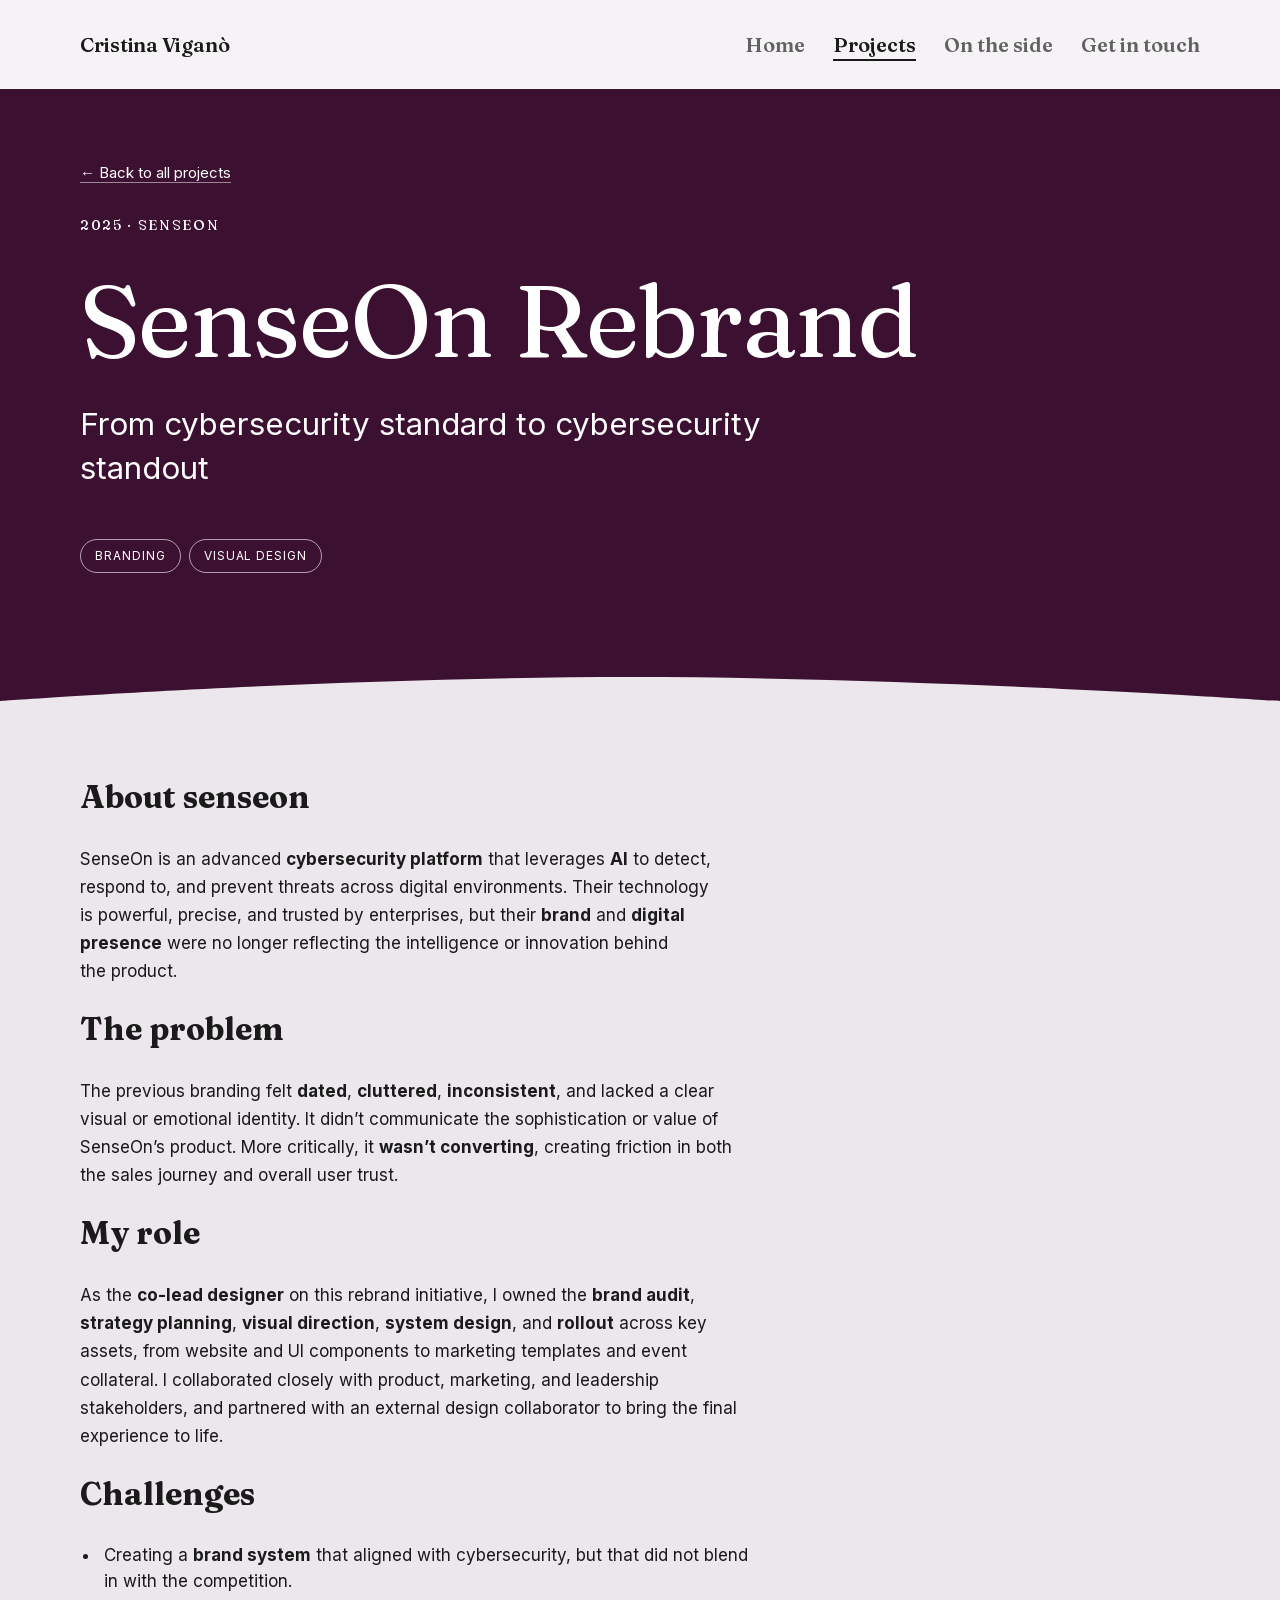
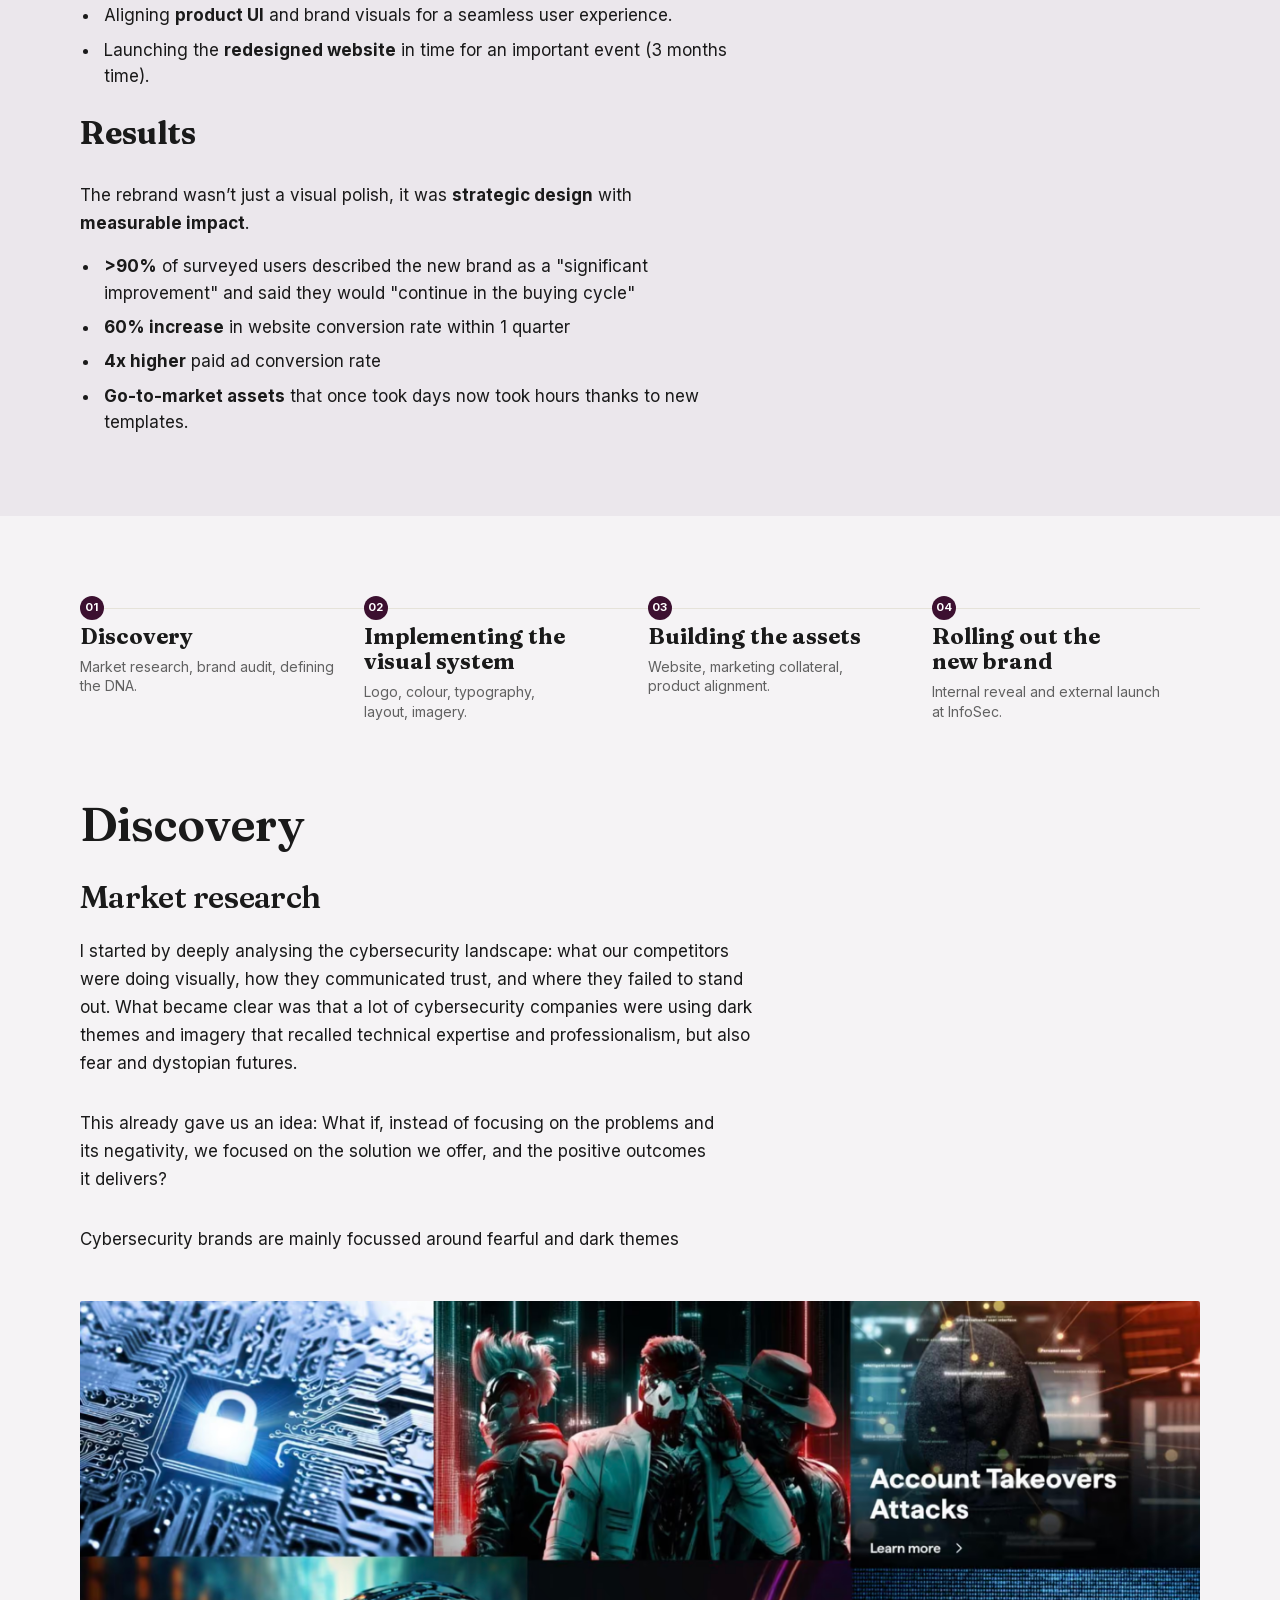
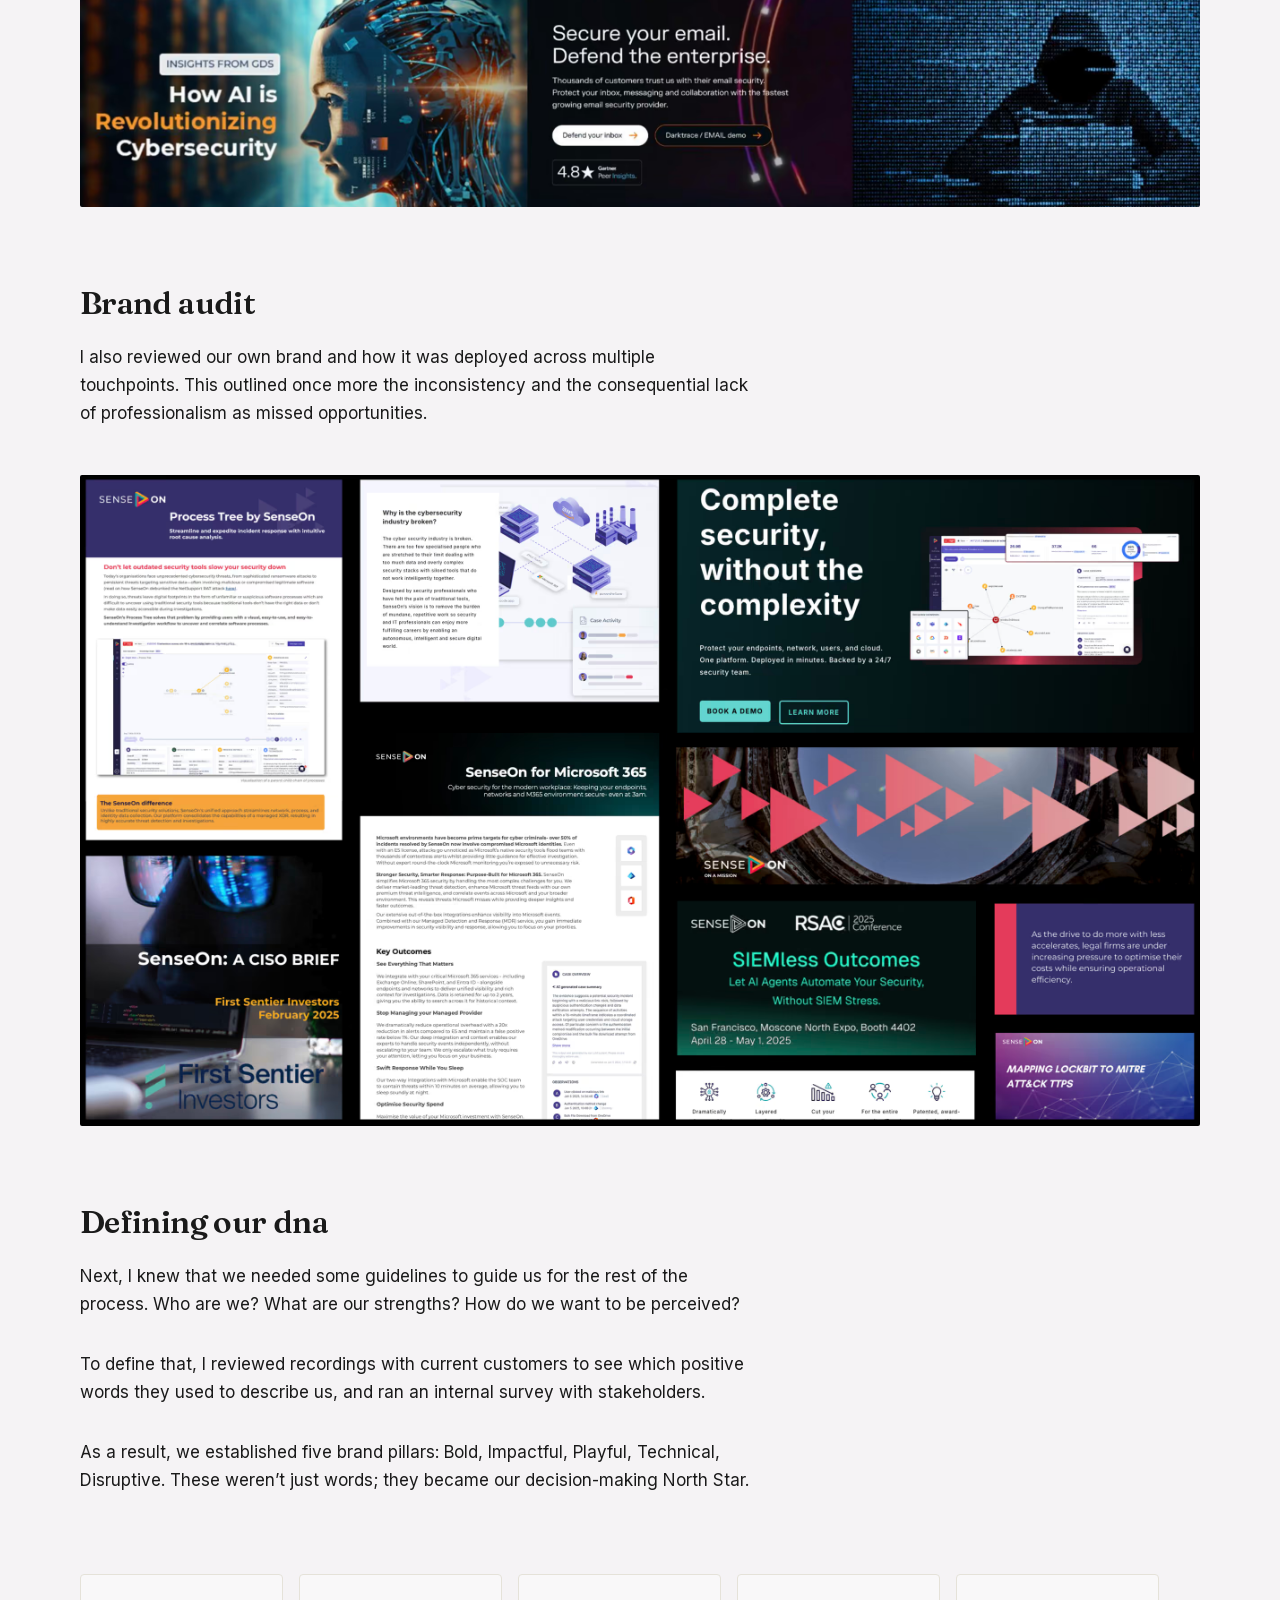
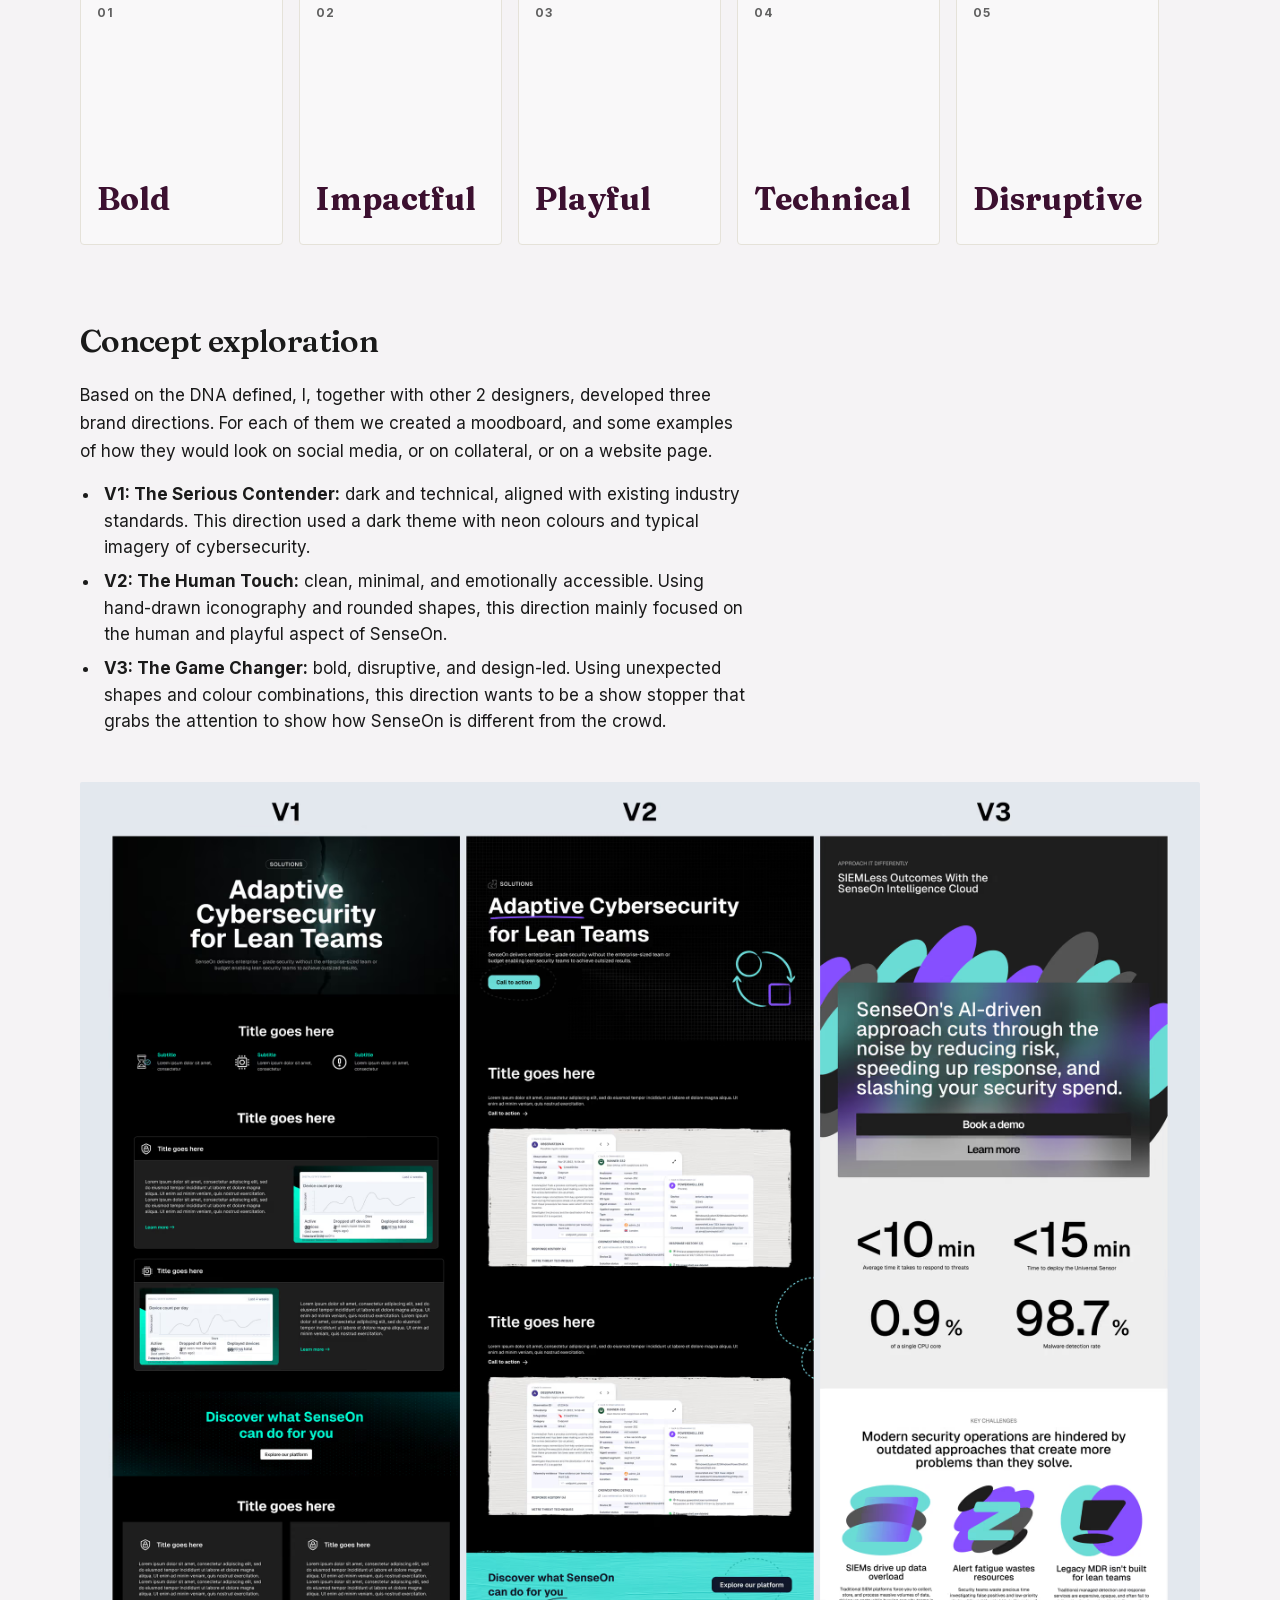
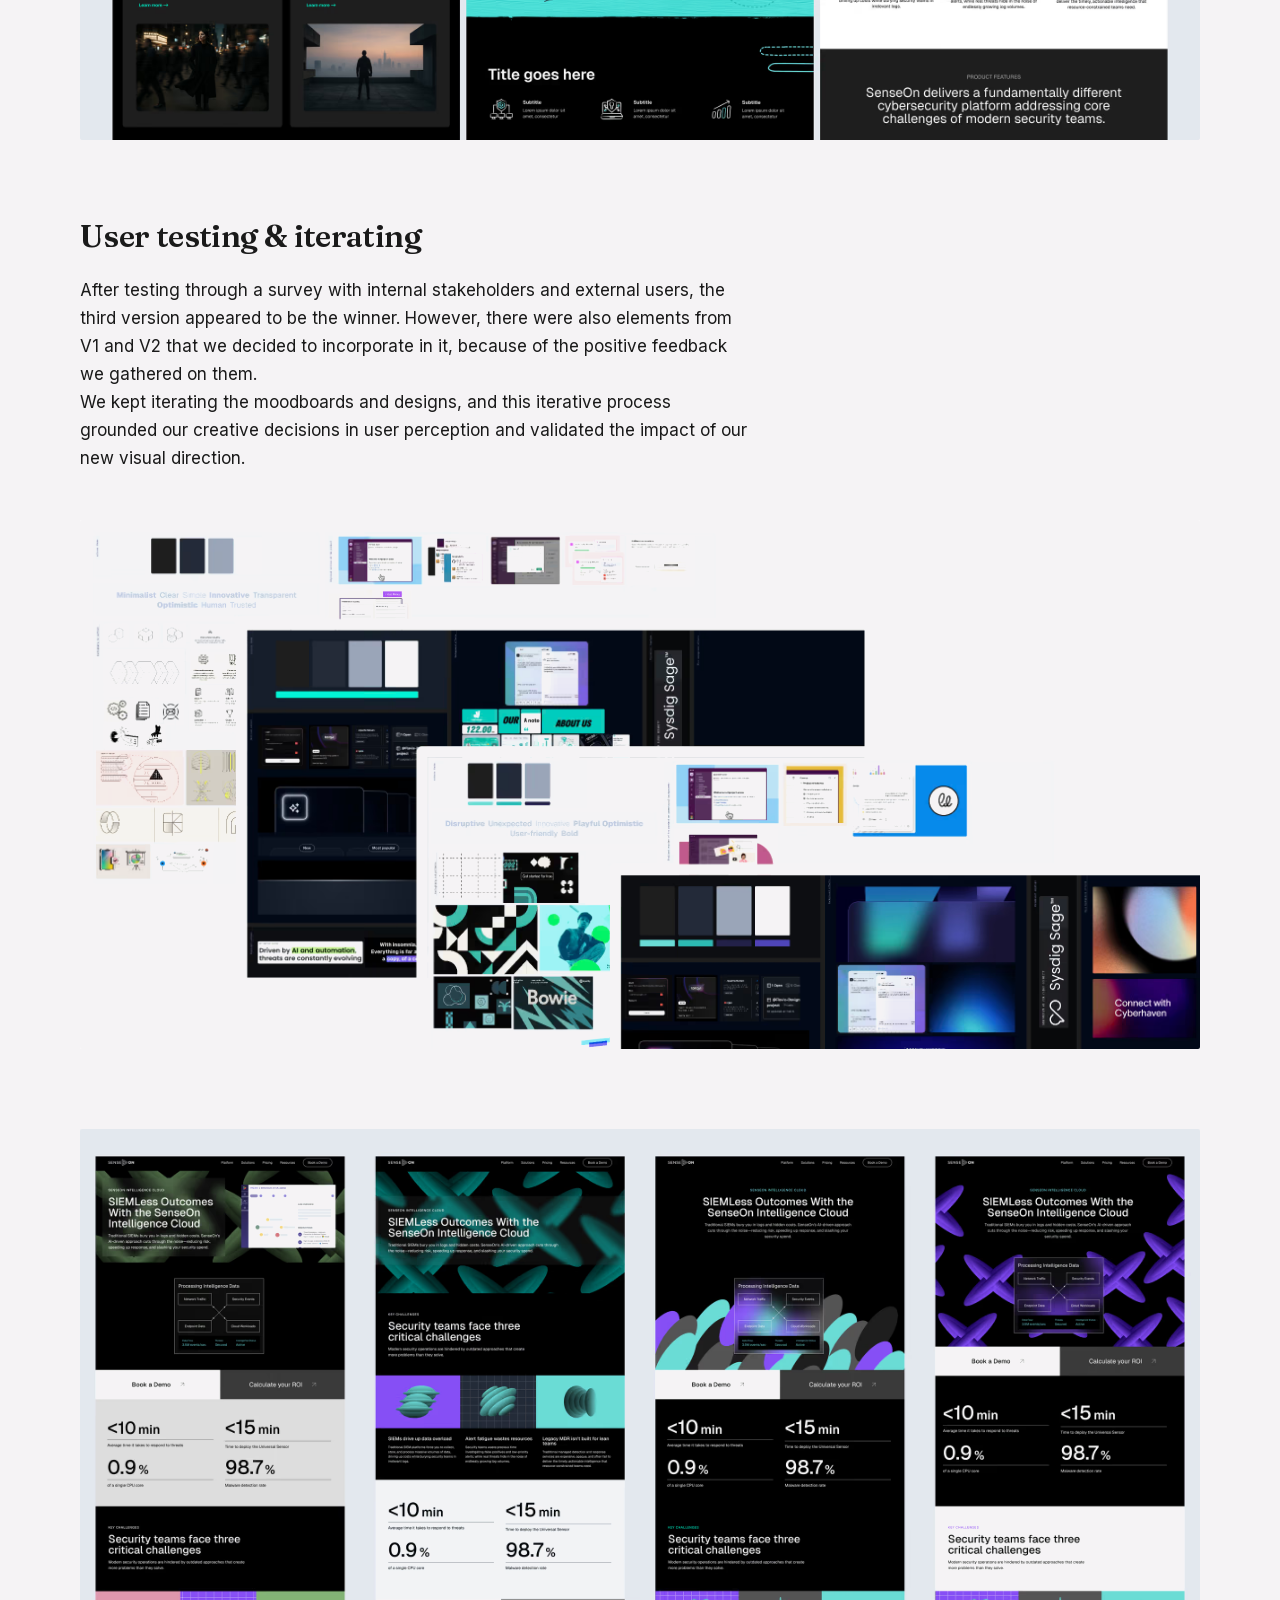
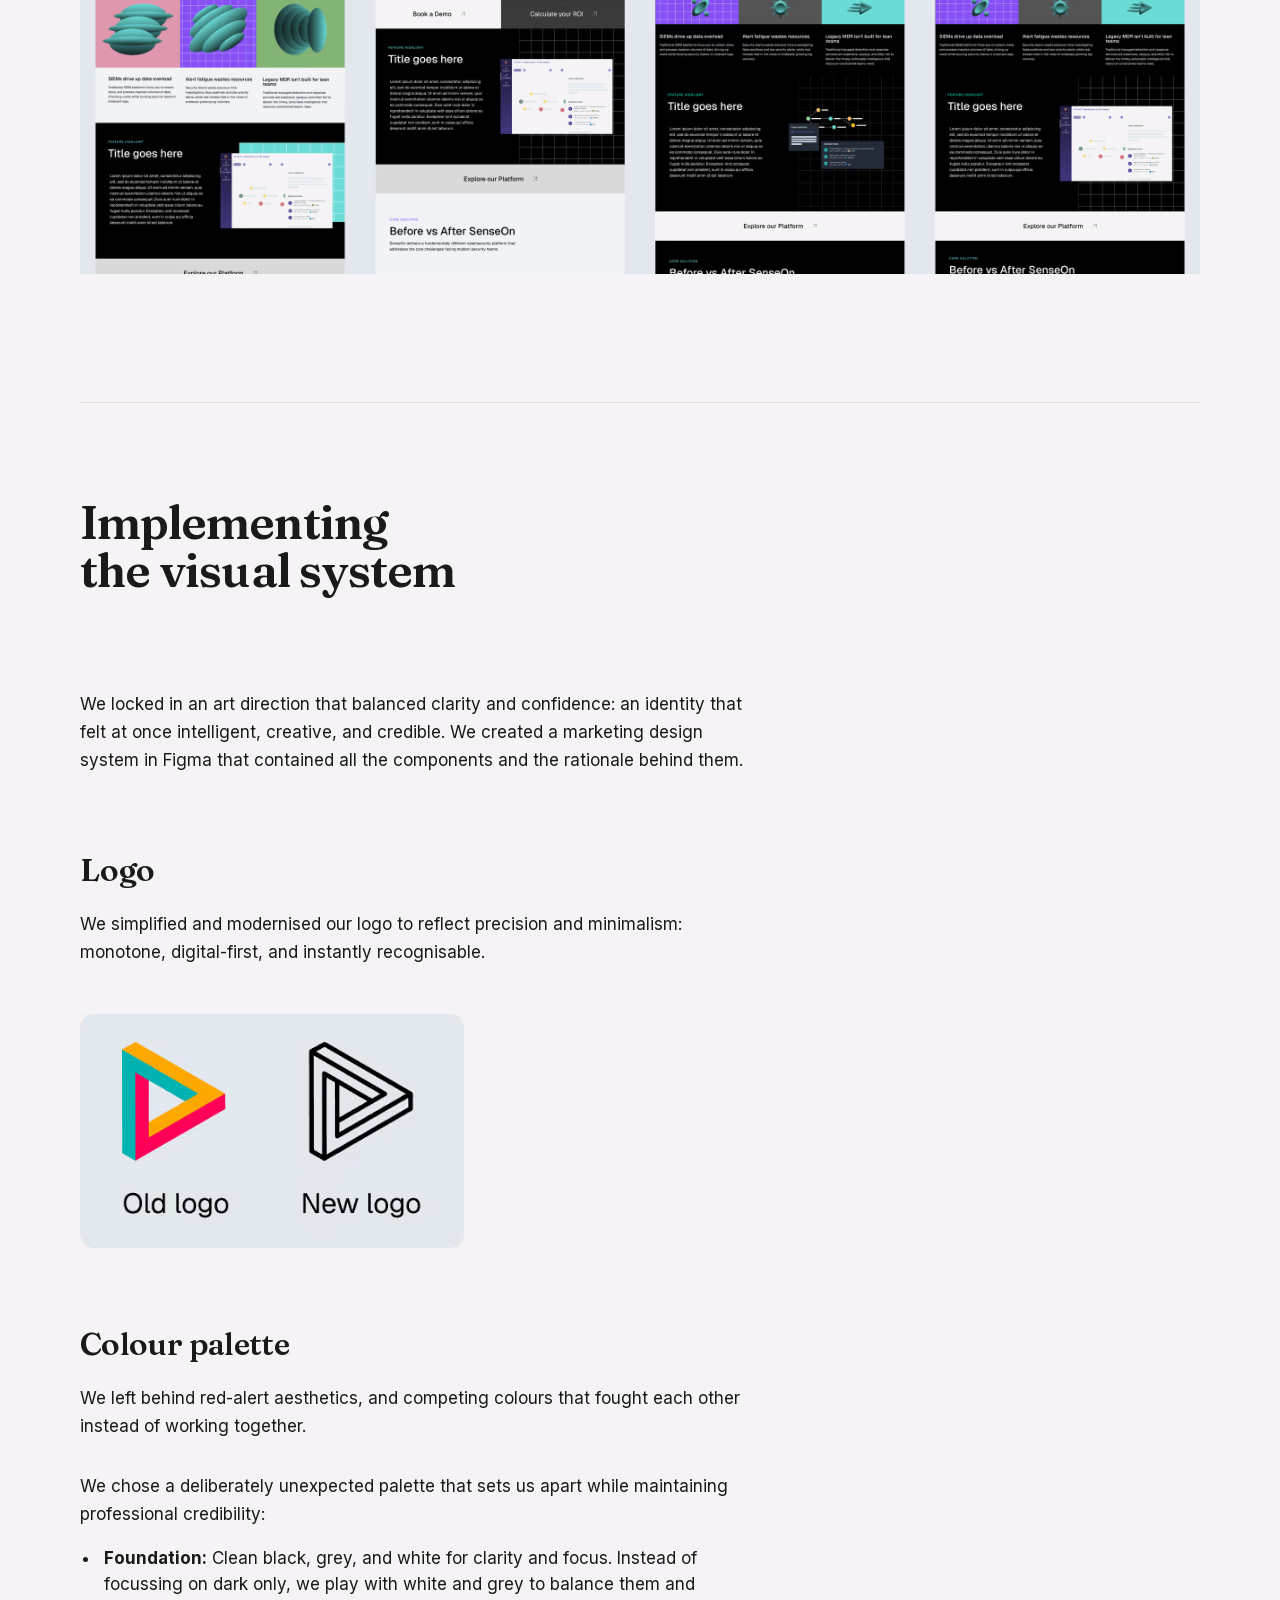
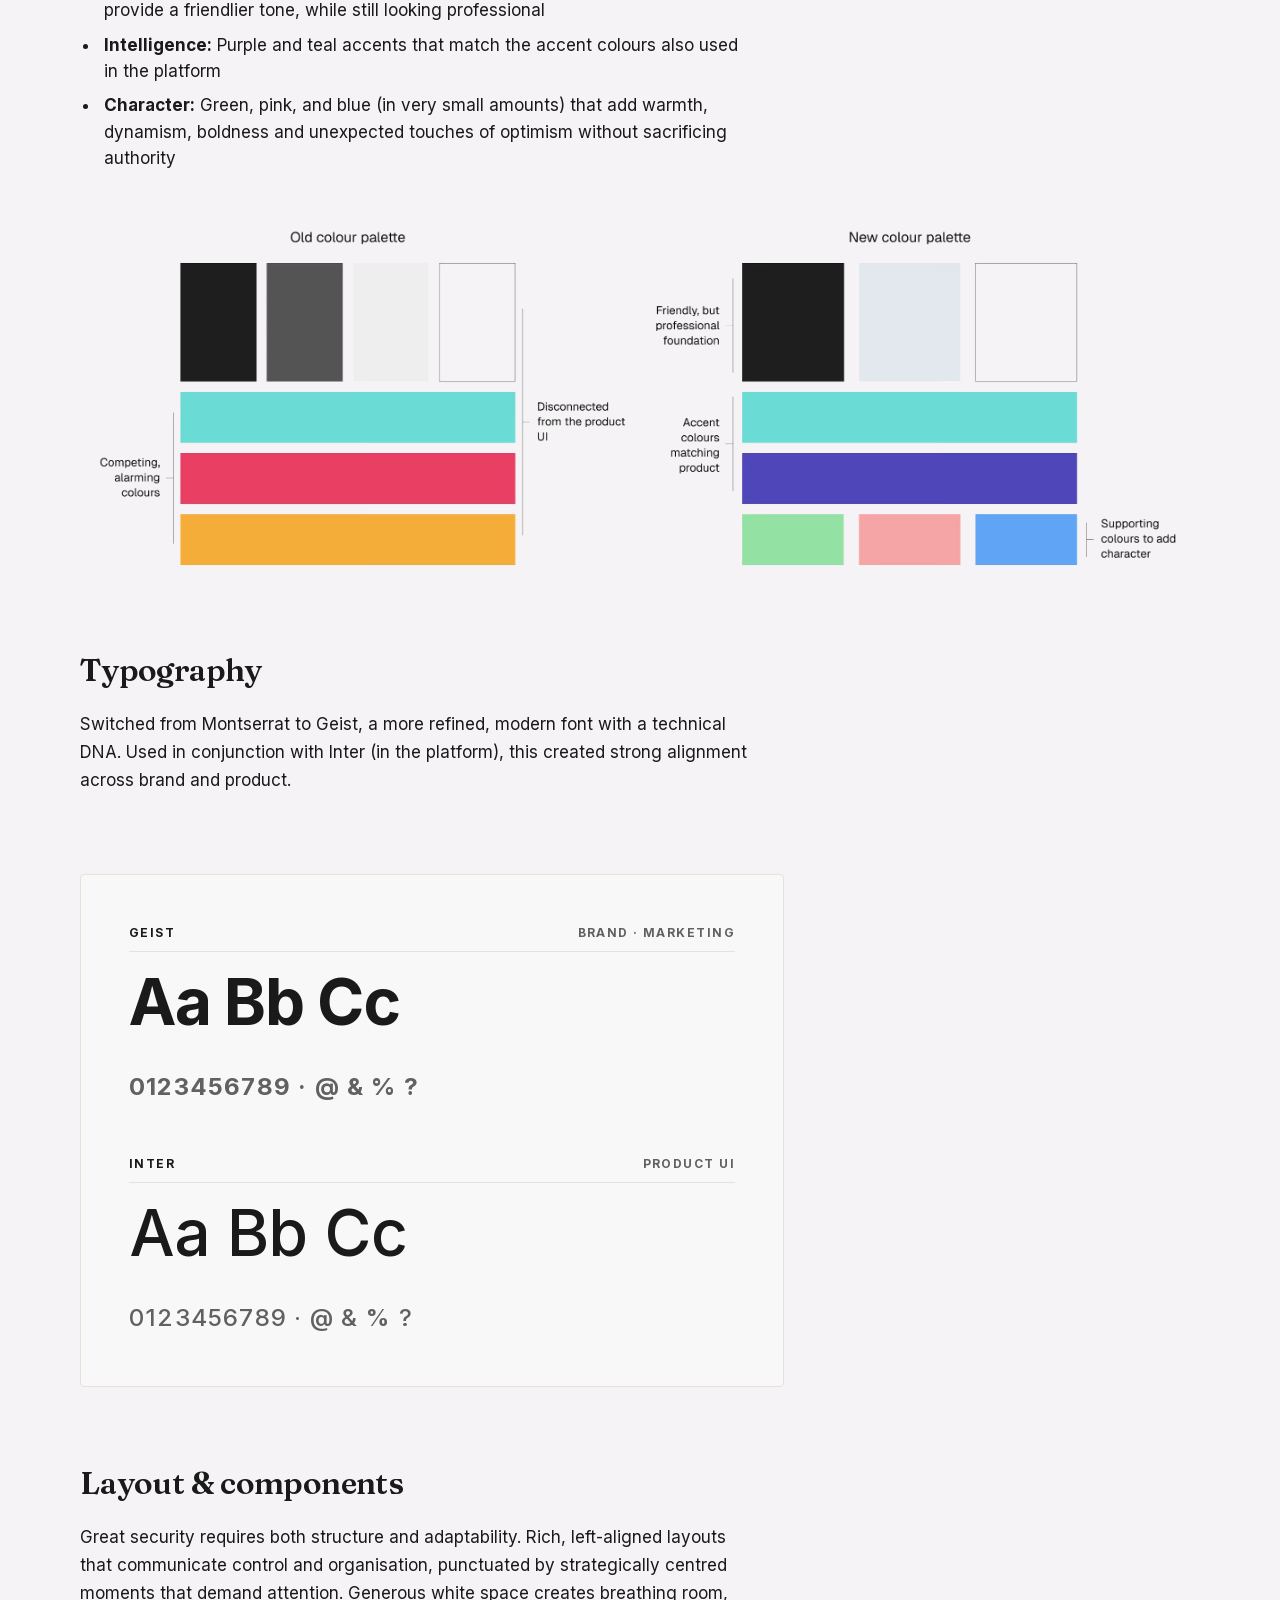
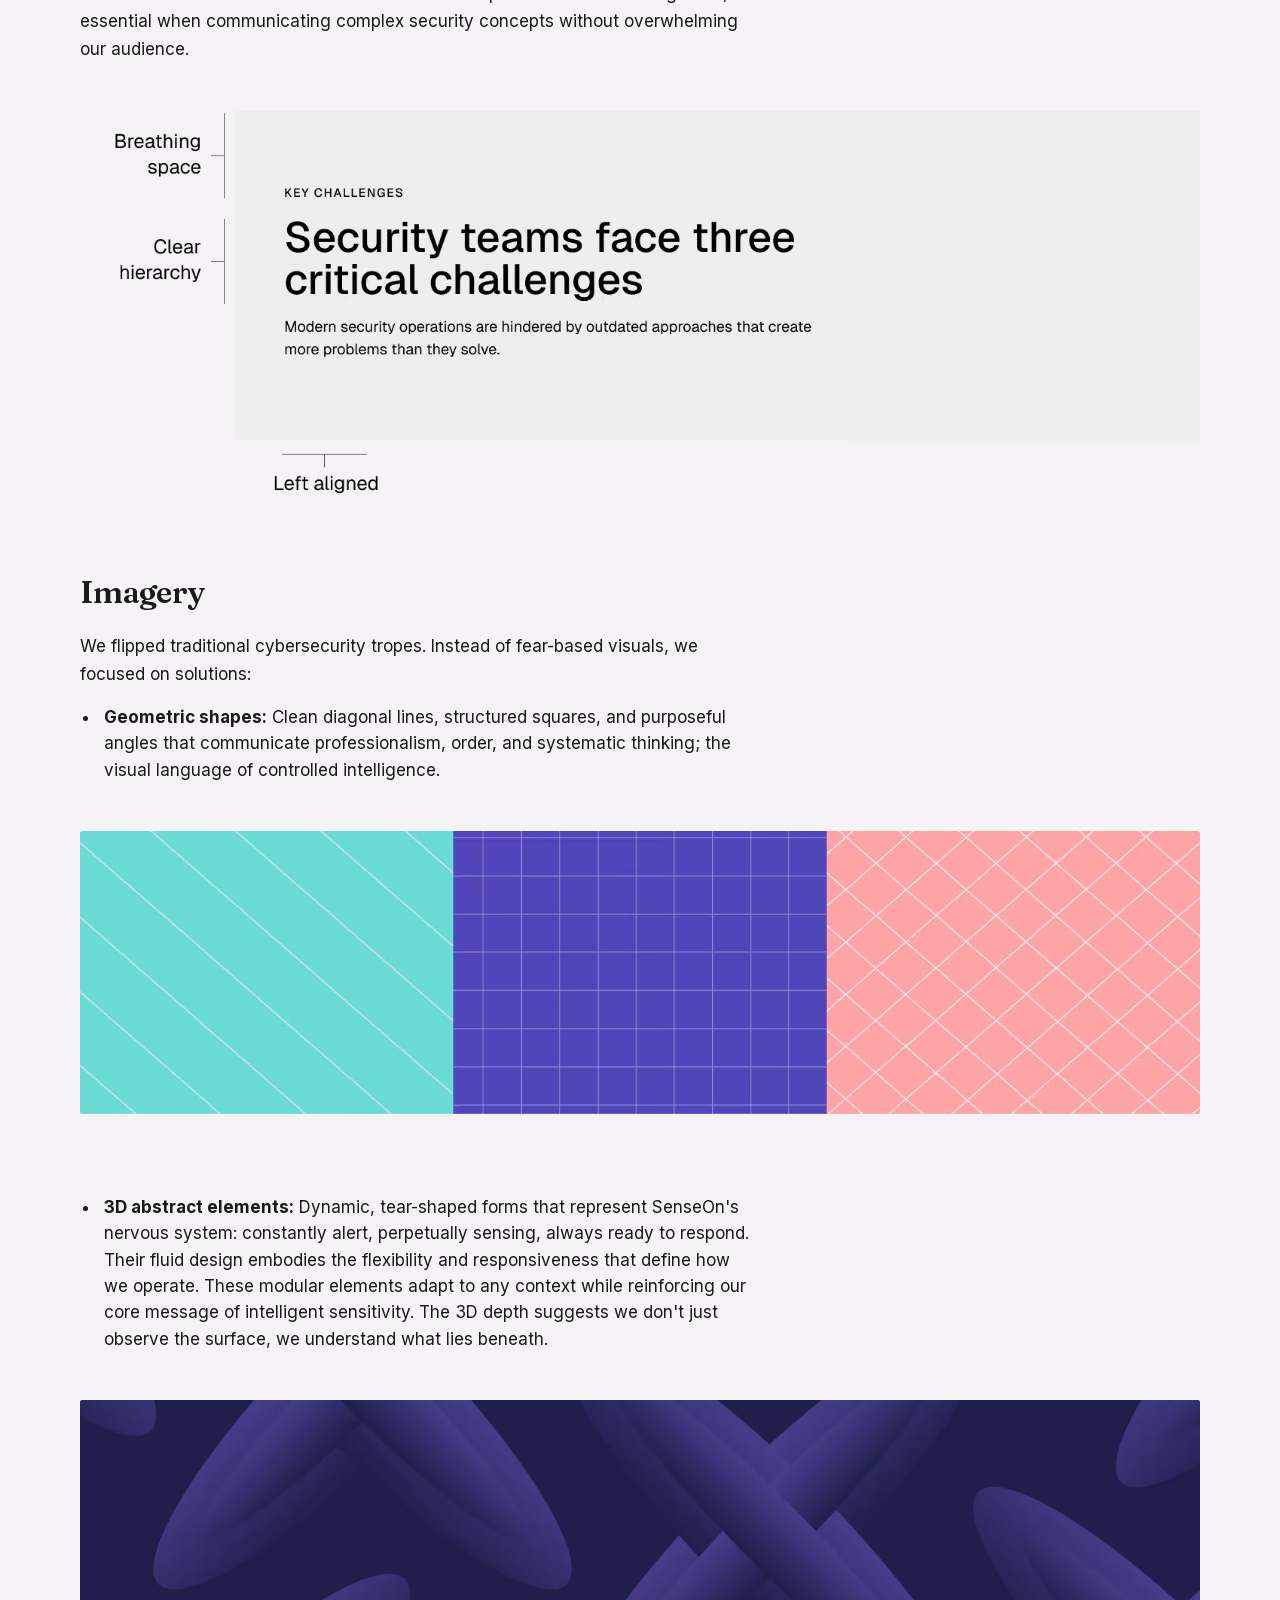
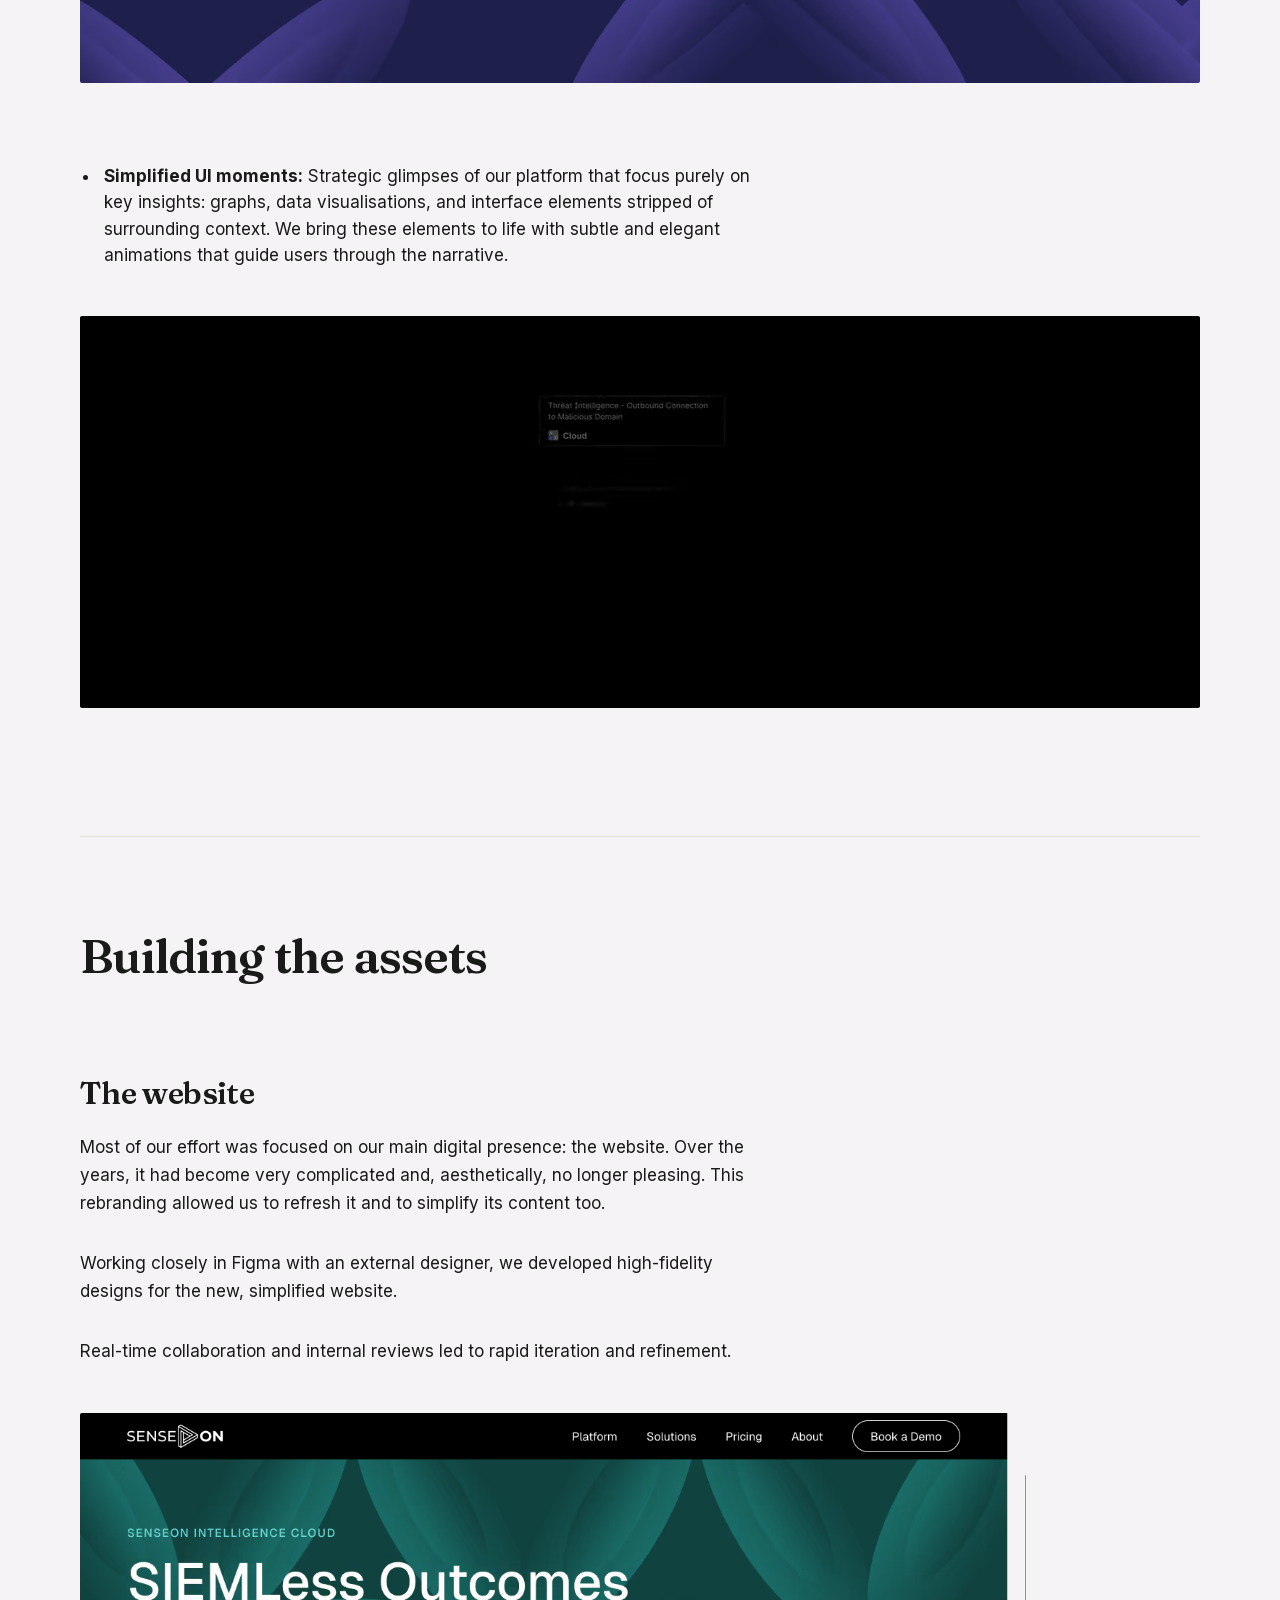
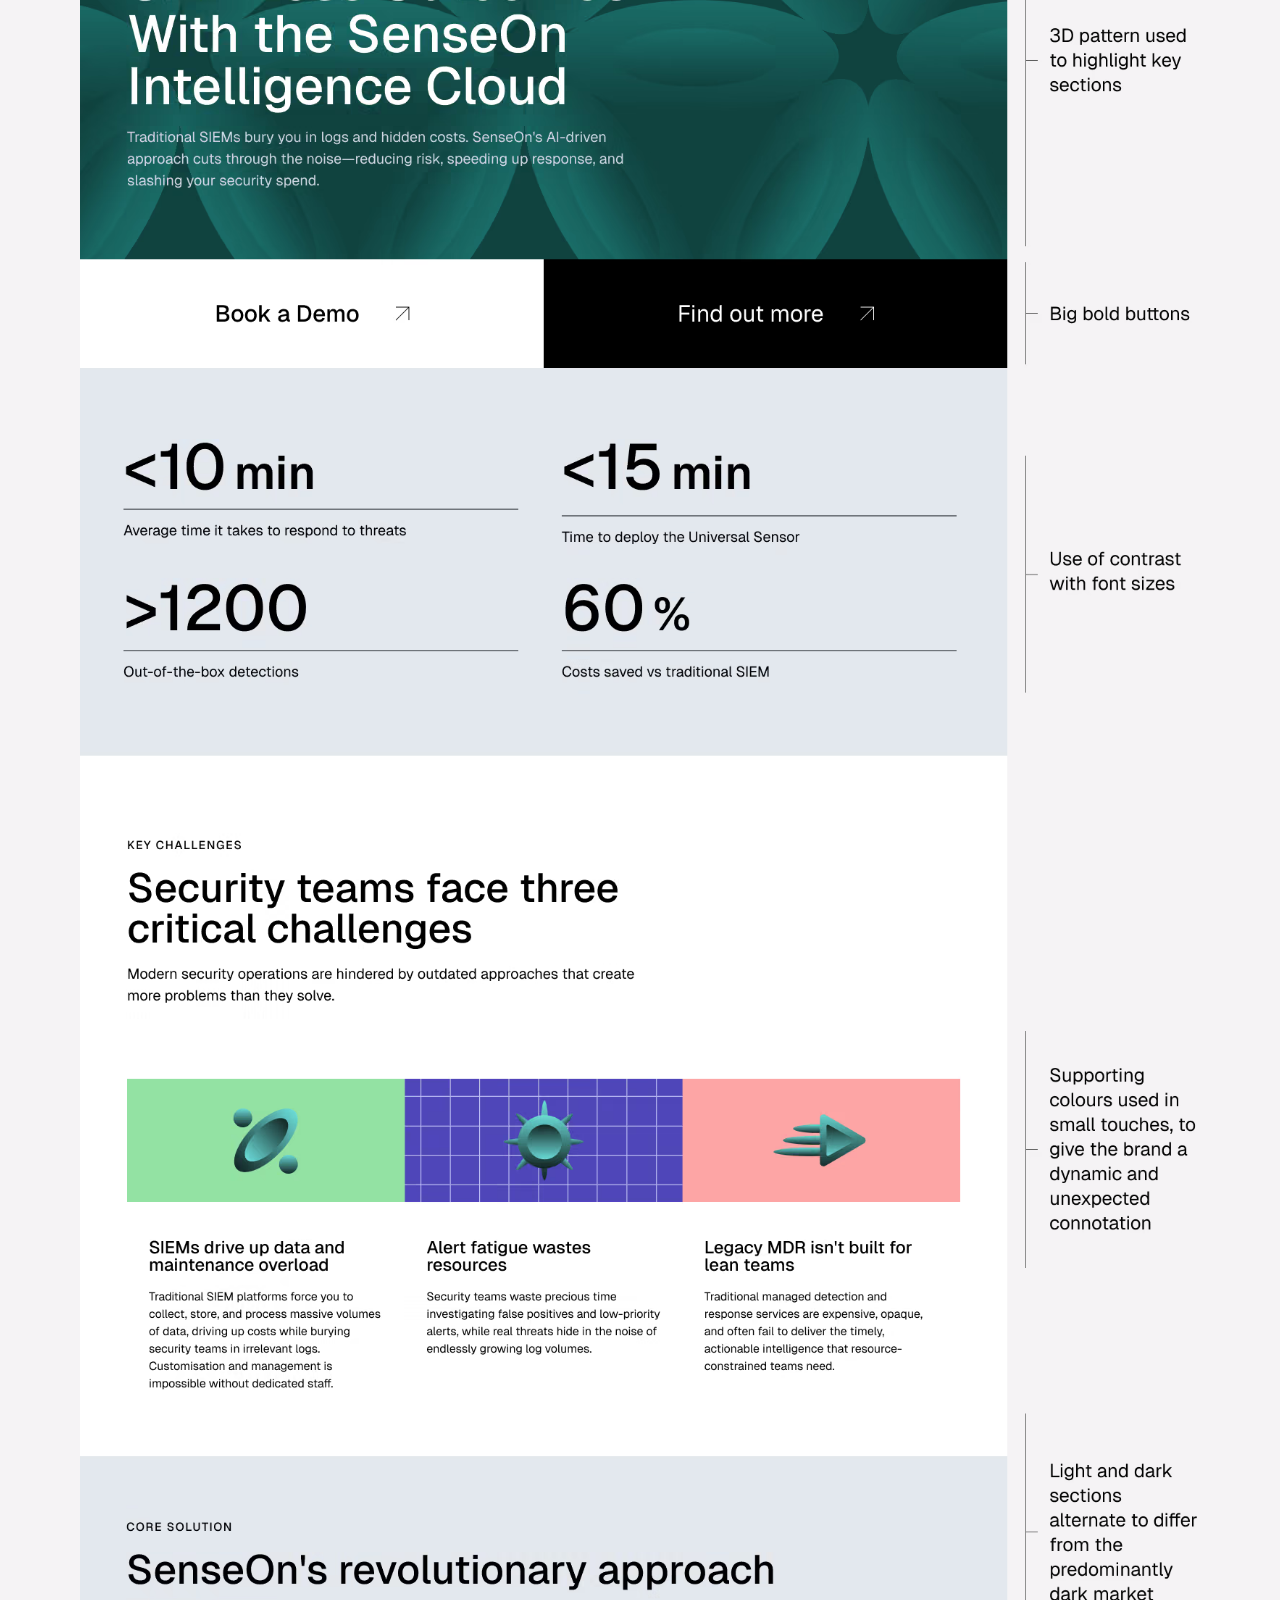
<file: senseon-brand.html>
<!doctype html>
<html lang="en">
    <head>
        <meta charset="utf-8" />
        <meta name="viewport" content="width=device-width, initial-scale=1" />
        <title>SenseOn Rebrand &middot; Cristina Viganò</title>
        <meta name="description" content="SenseOn is an advanced cybersecurity platform that leverages AI to detect, respond to, and prevent threats across digital environments. Their technology is powerful, precise, and t" />
        <meta name="theme-color" content="#f5f3f5" />
        <link
            rel="preload"
            href="fonts/inter-latin.woff2"
            as="font"
            type="font/woff2"
            crossorigin
        />
        <link
            rel="preload"
            href="fonts/fraunces-latin.woff2"
            as="font"
            type="font/woff2"
            crossorigin
        />
        <script>document.documentElement.classList.add("js");</script>
        <script src="nav.js" defer></script>
        <link rel="stylesheet" href="styles.css" />
    </head>
    <body>
        <a href="#main" class="skip-link">Skip to content</a>

        <header class="site-header">
            <div class="container">
                <nav class="site-nav" aria-label="Primary">
                    <a href="index.html" class="site-name">Cristina Viganò</a>
                    <button
                        class="nav-toggle"
                        type="button"
                        aria-expanded="false"
                        aria-controls="site-menu"
                        aria-label="Open menu"
                    >
                        <span class="nav-toggle__bars" aria-hidden="true"></span>
                    </button>
                    <ul class="nav-list" id="site-menu">
                        <li><a href="index.html">Home</a></li>
                        <li><a href="projects.html" aria-current="page">Projects</a></li>
                        <li><a href="fun.html">On the side</a></li>
                        <li><a href="contact.html">Get in touch</a></li>
                    </ul>
                </nav>
            </div>
        </header>

        <main id="main">
            <section class="hero">
                <div class="container">
                    <p class="case-back">
                        <a href="projects.html"><span aria-hidden="true">&larr;</span> Back to all projects</a>
                    </p>
                    <p class="eyebrow">2025 &middot; SenseOn</p>
                    <h1>SenseOn Rebrand</h1>
                    <p class="body-lead case-lead">From cybersecurity standard to cybersecurity standout</p>
                    <ul class="case-tags"><li>Branding</li><li>Visual design</li></ul>
                </div>
            </section>

            <section class="case-intro-section">
                <div class="container">
                    <div class="case-narrative">
                        <h2 class="case-narrative__label">About senseon</h2>
                        <p>SenseOn is an advanced <strong>cybersecurity platform</strong> that leverages <strong>AI</strong> to detect, respond to, and prevent threats across digital environments. Their technology is powerful, precise, and trusted by enterprises, but their <strong>brand</strong> and <strong>digital presence</strong> were no longer reflecting the intelligence or innovation behind the product.</p>
                    </div>
                    <div class="case-narrative">
                        <h2 class="case-narrative__label">The problem</h2>
                        <p>The previous branding felt <strong>dated</strong>, <strong>cluttered</strong>, <strong>inconsistent</strong>, and lacked a clear visual or emotional identity. It didn’t communicate the sophistication or value of SenseOn’s product. More critically, it <strong>wasn’t converting</strong>, creating friction in both the sales journey and overall user trust.</p>
                    </div>
                    <div class="case-narrative">
                        <h2 class="case-narrative__label">My role</h2>
                        <p>As the <strong>co-lead designer</strong> on this rebrand initiative, I owned the <strong>brand audit</strong>, <strong>strategy planning</strong>, <strong>visual direction</strong>, <strong>system design</strong>, and <strong>rollout</strong> across key assets, from website and UI components to marketing templates and event collateral. I collaborated closely with product, marketing, and leadership stakeholders, and partnered with an external design collaborator to bring the final experience to life.</p>
                    </div>
                    <div class="case-narrative">
                        <h2 class="case-narrative__label">Challenges</h2>
                        <ul class="case-list">
                            <li>Creating a <strong>brand system</strong> that aligned with cybersecurity, but that did not blend in with the competition.</li>
                            <li>Aligning <strong>product UI</strong> and brand visuals for a seamless user experience.</li>
                            <li>Launching the <strong>redesigned website</strong> in time for an important event (3 months time).</li>
                        </ul>
                    </div>
                    <div class="case-narrative">
                        <h2 class="case-narrative__label">Results</h2>
                        <p>The rebrand wasn’t just a visual polish, it was <strong>strategic design</strong> with <strong>measurable impact</strong>.</p>
                        
                        
                        <ul class="case-list">
                                                        <li><strong>&gt;90%</strong> of surveyed users described the new brand as a &quot;significant improvement&quot; and said they would &quot;continue in the buying cycle&quot;</li>

                            <li><strong>60% increase</strong> in website conversion rate within 1 quarter</li>
                            <li><strong>4x higher</strong> paid ad conversion rate</li>
                            <li><strong>Go-to-market assets</strong> that once took days now took hours thanks to new templates.</li>
                            
                        </ul>
                    </div>
                </div>
            </section>

            <section class="case-body">
                <div class="container">
                <ol class="project-timeline" aria-label="Project timeline">
                    <li>
                        <a href="#discovery">
                            <p class="project-timeline__phase">Discovery</p>
                            <p class="project-timeline__note">Market research, brand audit, defining the DNA.</p>
                        </a>
                    </li>
                    <li>
                        <a href="#visual-system">
                            <p class="project-timeline__phase">Implementing the visual system</p>
                            <p class="project-timeline__note">Logo, colour, typography, layout, imagery.</p>
                        </a>
                    </li>
                    <li>
                        <a href="#assets">
                            <p class="project-timeline__phase">Building the assets</p>
                            <p class="project-timeline__note">Website, marketing collateral, product alignment.</p>
                        </a>
                    </li>
                    <li>
                        <a href="#rollout">
                            <p class="project-timeline__phase">Rolling out the new brand</p>
                            <p class="project-timeline__note">Internal reveal and external launch at InfoSec.</p>
                        </a>
                    </li>
                </ol>
                <div class="case-narrative">
                    <h2 id="discovery">Discovery</h2>
                    <h2 class="case-narrative__label">Market research</h2>
                    <p>I started by deeply analysing the cybersecurity landscape: what our competitors were doing visually, how they communicated trust, and where they failed to stand out. What became clear was that a lot of cybersecurity companies were using dark themes and imagery that recalled technical expertise and professionalism, but also fear and dystopian futures.</p>
                    
                    <p>This already gave us an idea: What if, instead of focusing on the problems and its negativity, we focused on the solution we offer, and the positive outcomes it delivers?</p>
                    <p>Cybersecurity brands are mainly focussed around fearful and dark themes</p>
                </div>
                <figure class="case-figure">
                    <div class="case-figure__media">
                        <picture>
                            <source srcset="images/senseon-brand/02.avif" type="image/avif" />
                            <source srcset="images/senseon-brand/02.webp" type="image/webp" />
                            <img src="images/senseon-brand/02.png" alt="SenseOn Rebrand. Market research. Image 2." loading="lazy" decoding="async" />
                        </picture>
                    </div>
                </figure>
                <div class="case-narrative">
                    <h2 class="case-narrative__label">Brand audit</h2>
                    <p>I also reviewed our own brand and how it was deployed across multiple touchpoints. This outlined once more the inconsistency and the consequential lack of professionalism as missed opportunities.</p>
                </div>
                <figure class="case-figure">
                    <div class="case-figure__media">
                        <picture>
                            <source srcset="images/senseon-brand/03.avif" type="image/avif" />
                            <source srcset="images/senseon-brand/03.webp" type="image/webp" />
                            <img src="images/senseon-brand/03.png" alt="SenseOn Rebrand. Brand audit. Image 3." loading="lazy" decoding="async" />
                        </picture>
                    </div>
                </figure>
                <div class="case-narrative">
                    <h2 class="case-narrative__label">Defining our dna</h2>
                    <p>Next, I knew that we needed some guidelines to guide us for the rest of the process. Who are we? What are our strengths? How do we want to be perceived?</p>
                    <p>To define that, I reviewed recordings with current customers to see which positive words they used to describe us, and ran an internal survey with stakeholders.</p>
                    <p>As a result, we established five brand pillars: Bold, Impactful, Playful, Technical, Disruptive. These weren’t just words; they became our decision-making North Star.</p>
                </div>
                <ol class="brand-pillars" aria-label="Five brand pillars">
                    <li>
                        <span class="brand-pillars__index">01</span>
                        <p class="brand-pillars__name">Bold</p>
                    </li>
                    <li>
                        <span class="brand-pillars__index">02</span>
                        <p class="brand-pillars__name">Impactful</p>
                    </li>
                    <li>
                        <span class="brand-pillars__index">03</span>
                        <p class="brand-pillars__name">Playful</p>
                    </li>
                    <li>
                        <span class="brand-pillars__index">04</span>
                        <p class="brand-pillars__name">Technical</p>
                    </li>
                    <li>
                        <span class="brand-pillars__index">05</span>
                        <p class="brand-pillars__name">Disruptive</p>
                    </li>
                </ol>
                <div class="case-narrative">
                    <h2 class="case-narrative__label">Concept exploration</h2>
                    <p>Based on the DNA defined, I, together with other 2 designers, developed three brand directions. For each of them we created a moodboard, and some examples of how they would look on social media, or on collateral, or on a website page.</p>
                    <ul class="case-list">
                        <li><strong>V1: The Serious Contender:</strong> dark and technical, aligned with existing industry standards. This direction used a dark theme with neon colours and typical imagery of cybersecurity.</li>
                        <li><strong>V2: The Human Touch:</strong> clean, minimal, and emotionally accessible. Using hand-drawn iconography and rounded shapes, this direction mainly focused on the human and playful aspect of SenseOn.</li>
                        <li><strong>V3: The Game Changer:</strong> bold, disruptive, and design-led. Using unexpected shapes and colour combinations, this direction wants to be a show stopper that grabs the attention to show how SenseOn is different from the crowd.</li>
                    </ul>
                </div>
                <figure class="case-figure">
                    <div class="case-figure__media">
                        <picture>
                            <source srcset="images/senseon-brand/05.avif" type="image/avif" />
                            <source srcset="images/senseon-brand/05.webp" type="image/webp" />
                            <img src="images/senseon-brand/05.png" alt="SenseOn Rebrand. Image 5." loading="lazy" decoding="async" />
                        </picture>
                    </div>
                </figure>
                <div class="case-narrative">
                    <h2 class="case-narrative__label">User testing &amp; iterating</h2>
                    <p>After testing through a survey with internal stakeholders and external users, the third version appeared to be the winner. However, there were also elements from V1 and V2 that we decided to incorporate in it, because of the positive feedback we gathered on them.<br />
                    We kept iterating the moodboards and designs, and this iterative process grounded our creative decisions in user perception and validated the impact of our new visual direction.</p>
                </div>
                <figure class="case-figure case-figure--blend">
                    <div class="case-figure__media">
                        <picture>
                            <source srcset="images/senseon-brand/06.avif" type="image/avif" />
                            <source srcset="images/senseon-brand/06.webp" type="image/webp" />
                            <img src="images/senseon-brand/06.png" alt="SenseOn Rebrand. User testing &amp; iterating. Image 6." loading="lazy" decoding="async" />
                        </picture>
                    </div>
                </figure>
                <figure class="case-figure case-figure--blend">
                    <div class="case-figure__media">
                        <picture>
                            <source srcset="images/senseon-brand/07.avif" type="image/avif" />
                            <source srcset="images/senseon-brand/07.webp" type="image/webp" />
                            <img src="images/senseon-brand/07.png" alt="SenseOn Rebrand. User testing &amp; iterating. Image 7." loading="lazy" decoding="async" />
                        </picture>
                    </div>
                </figure>
                <hr class="case-divider" />
                <div class="case-narrative">
                    <h2 id="visual-system">Implementing the visual system</h2>
                </div>
                <div class="case-narrative">
                    <p>We locked in an art direction that balanced clarity and confidence: an identity that felt at once intelligent, creative, and credible. We created a marketing design system in Figma that contained all the components and the rationale behind them.</p>
                </div>
                <div class="case-narrative">
                    <h2 class="case-narrative__label">Logo</h2>
                    <p>We simplified and modernised our logo to reflect precision and minimalism: monotone, digital-first, and instantly recognisable.</p>
                </div>
                <figure class="case-figure case-figure--small">
                    <div class="case-figure__media">
                        <picture>
                            <source srcset="images/senseon-brand/08.avif" type="image/avif" />
                            <source srcset="images/senseon-brand/08.webp" type="image/webp" />
                            <img src="images/senseon-brand/08.png" alt="SenseOn Rebrand. Logo. Image 8." loading="lazy" decoding="async" />
                        </picture>
                    </div>
                </figure>
                <div class="case-narrative">
                    <h2 class="case-narrative__label">Colour palette</h2>
                    <p>We left behind red-alert aesthetics, and competing colours that fought each other instead of working together.</p>
                    <p>We chose a deliberately unexpected palette that sets us apart while maintaining professional credibility:</p>
                    <ul class="case-list">
                        <li><strong>Foundation:</strong> Clean black, grey, and white for clarity and focus. Instead of focussing on dark only, we play with white and grey to balance them and provide a friendlier tone, while still looking professional</li>
                        <li><strong>Intelligence:</strong> Purple and teal accents that match the accent colours also used in the platform</li>
                        <li><strong>Character:</strong> Green, pink, and blue (in very small amounts) that add warmth, dynamism, boldness and unexpected touches of optimism without sacrificing authority</li>
                    </ul>
                </div>
                <figure class="case-figure case-figure--blend">
                    <div class="case-figure__media">
                        <picture>
                            <source srcset="images/senseon-brand/09.avif" type="image/avif" />
                            <source srcset="images/senseon-brand/09.webp" type="image/webp" />
                            <img src="images/senseon-brand/09.jpg" alt="SenseOn Rebrand. Colour palette. Image 9." loading="lazy" decoding="async" />
                        </picture>
                    </div>
                </figure>
                <div class="case-narrative">
                    <h2 class="case-narrative__label">Typography</h2>
                    <p>Switched from Montserrat to Geist, a more refined, modern font with a technical DNA. Used in conjunction with Inter (in the platform), this created strong alignment across brand and product.</p>
                </div>
                <div class="type-specimen" aria-label="Typography specimen">
                    <div class="type-specimen__item">
                        <div class="type-specimen__meta">
                            <span class="type-specimen__label">Geist</span>
                            <span>Brand &middot; Marketing</span>
                        </div>
                        <p class="type-specimen__sample type-specimen__sample--geist">Aa Bb Cc</p>
                        <p class="type-specimen__glyphs type-specimen__sample--geist">0123456789 &middot; @ &amp; % ?</p>
                    </div>
                    <div class="type-specimen__item">
                        <div class="type-specimen__meta">
                            <span class="type-specimen__label">Inter</span>
                            <span>Product UI</span>
                        </div>
                        <p class="type-specimen__sample type-specimen__sample--inter">Aa Bb Cc</p>
                        <p class="type-specimen__glyphs type-specimen__sample--inter">0123456789 &middot; @ &amp; % ?</p>
                    </div>
                </div>
                <div class="case-narrative">
                    <h2 class="case-narrative__label">Layout &amp; components</h2>

                    <p>Great security requires both structure and adaptability. Rich, left-aligned layouts that communicate control and organisation, punctuated by strategically centred moments that demand attention. Generous white space creates breathing room, essential when communicating complex security concepts without overwhelming our audience.</p>
                </div>
                <figure class="case-figure">
                    <div class="case-figure__media">
                        <picture>
                            <source srcset="images/senseon-brand/11.avif" type="image/avif" />
                            <source srcset="images/senseon-brand/11.webp" type="image/webp" />
                            <img src="images/senseon-brand/11.png" alt="SenseOn Rebrand. Image 11." loading="lazy" decoding="async" />
                        </picture>
                    </div>
                </figure>
                <div class="case-narrative">
                    <h2 class="case-narrative__label">Imagery</h2>
                    <p>We flipped traditional cybersecurity tropes. Instead of fear-based visuals, we focused on solutions:</p>
                    <ul class="case-list">
                        <li><strong>Geometric shapes:</strong> Clean diagonal lines, structured squares, and purposeful angles that communicate professionalism, order, and systematic thinking; the visual language of controlled intelligence.</li>
                    </ul>
                </div>
                <figure class="case-figure">
                    <div class="case-figure__media">
                        <picture>
                            <source srcset="images/senseon-brand/12.avif" type="image/avif" />
                            <source srcset="images/senseon-brand/12.webp" type="image/webp" />
                            <img src="images/senseon-brand/12.jpg" alt="SenseOn Rebrand. Imagery. Image 12." loading="lazy" decoding="async" />
                        </picture>
                    </div>
                </figure>
                <div class="case-narrative">
                    <ul class="case-list">
                        <li><strong>3D abstract elements:</strong> Dynamic, tear-shaped forms that represent SenseOn&#x27;s nervous system: constantly alert, perpetually sensing, always ready to respond. Their fluid design embodies the flexibility and responsiveness that define how we operate. These modular elements adapt to any context while reinforcing our core message of intelligent sensitivity. The 3D depth suggests we don&#x27;t just observe the surface, we understand what lies beneath.</li>
                    </ul>
                </div>
                <figure class="case-figure">
                    <div class="case-figure__media">
                        <picture>
                            <source srcset="images/senseon-brand/13.avif" type="image/avif" />
                            <source srcset="images/senseon-brand/13.webp" type="image/webp" />
                            <img src="images/senseon-brand/13.jpg" alt="SenseOn Rebrand. Imagery. Image 13." loading="lazy" decoding="async" />
                        </picture>
                    </div>
                </figure>
                <div class="case-narrative">
                    <ul class="case-list">
                        <li><strong>Simplified UI moments:</strong> Strategic glimpses of our platform that focus purely on key insights: graphs, data visualisations, and interface elements stripped of surrounding context. We bring these elements to life with subtle and elegant animations that guide users through the narrative.</li>
                    </ul>
                </div>
                <figure class="case-figure">
                    <div class="case-figure__media case-figure__media--video">
                        <video autoplay loop muted playsinline preload="metadata" aria-label="SenseOn Rebrand. Imagery. Image 14.">
                            <source src="images/senseon-brand/14.webm" type="video/webm" />
                            <source src="images/senseon-brand/14.mp4" type="video/mp4" />
                        </video>
                    </div>
                </figure>
                <hr class="case-divider" />
                <div class="case-narrative">
                    <h2 id="assets">Building the assets</h2>
                </div>
                <div class="case-narrative">
                    <h2 class="case-narrative__label">The website</h2>
                    <p>Most of our effort was focused on our main digital presence: the website. Over the years, it had become very complicated and, aesthetically, no longer pleasing. This rebranding allowed us to refresh it and to simplify its content too.</p>
                    <p>Working closely in Figma with an external designer, we developed high-fidelity designs for the new, simplified website.</p>
                    <p>Real-time collaboration and internal reviews led to rapid iteration and refinement.</p>
                </div>
                <figure class="case-figure">
                    <div class="case-figure__media">
                        <picture>
                            <source srcset="images/senseon-brand/17.avif" type="image/avif" />
                            <source srcset="images/senseon-brand/17.webp" type="image/webp" />
                            <img src="images/senseon-brand/17.jpg" alt="SenseOn Rebrand. The new website homepage, with annotations on the 3D patterns, bold buttons, contrast in font sizes, supporting colours, light and dark sections, animations, abstract patterns and geometric patterns." width="1546" height="6995" loading="lazy" decoding="async" />
                        </picture>
                    </div>
                </figure>
                <div class="case-narrative">
                    <p>All pages were designed and optimised for every breakpoint, from mobile to large desktop screens. Scroll inside the mockups below to explore the platform page on a laptop and on a phone.</p>
                </div>
                <figure class="case-figure">
                    <div class="laptop-mockup">
                        <div class="laptop-mockup__screen" tabindex="0" role="region" aria-label="SenseOn platform page on desktop. Scrollable.">
                            <picture>
                                <source srcset="images/senseon-brand/19.avif" type="image/avif" />
                                <source srcset="images/senseon-brand/19.webp" type="image/webp" />
                                <img src="images/senseon-brand/19.jpg" alt="The new SenseOn platform page on desktop." width="1280" height="5990" loading="lazy" decoding="async" />
                            </picture>
                        </div>
                        <div class="laptop-mockup__base" aria-hidden="true"></div>
                    </div>
                </figure>
                <figure class="case-figure">
                    <div class="phone-mockup">
                        <div class="phone-mockup__screen" tabindex="0" role="region" aria-label="SenseOn platform page on mobile. Scrollable.">
                            <picture>
                                <source srcset="images/senseon-brand/18.avif" type="image/avif" />
                                <source srcset="images/senseon-brand/18.webp" type="image/webp" />
                                <img src="images/senseon-brand/18.jpg" alt="The new SenseOn platform page on mobile." width="375" height="7597" loading="lazy" decoding="async" />
                            </picture>
                        </div>
                    </div>
                </figure>
                <div class="case-narrative">
                    <h2 class="case-narrative__label">The marketing collaterals</h2>
                    <p>We expanded the system into marketing templates, social media assets, and event visuals, ensuring a consistent experience everywhere the brand showed up.</p>
                </div>
                <figure class="case-figure">
                    <div class="case-figure__media">
                        <picture>
                            <source srcset="images/senseon-brand/15.avif" type="image/avif" />
                            <source srcset="images/senseon-brand/15.webp" type="image/webp" />
                            <img src="images/senseon-brand/15.png" alt="SenseOn Rebrand. Image 15." loading="lazy" decoding="async" />
                        </picture>
                    </div>
                </figure>
                <div class="case-narrative">
                    <h2 class="case-narrative__label">Consistency between product &amp; marketing</h2>
                    <p>One of the goals of this project was to better align the marketing and the product UI designs. Because of this, we made small changes to the product UI too:</p>
                    <ul class="case-list">
                        <li>we updated the <strong>login page</strong> to incorporate some of the 3D shapes</li>
                        <li>we made sure that the <strong>dark mode</strong> (that was being developed) was aligned with the colours used in marketing (for example, using teal as accent colour).</li>
                    </ul>
                </div>
                <figure class="case-figure">
                    <div class="case-figure__media">
                        <picture>
                            <source srcset="images/senseon-brand/16.avif" type="image/avif" />
                            <source srcset="images/senseon-brand/16.webp" type="image/webp" />
                            <img src="images/senseon-brand/16.png" alt="SenseOn Rebrand. Image 16." loading="lazy" decoding="async" />
                        </picture>
                    </div>
                </figure>
                <hr class="case-divider" />
                <div class="case-narrative">
                    <h2 id="rollout">Rolling out the new brand</h2>
                </div>
                <div class="case-narrative">
                    <h2 class="case-narrative__label">The internal reveal</h2>
                    <p>We used one of the weekly company meetings to present the new brand and its rationale internally. Thanks to the crafted presentation and the continuous sharing of progress, the rebranding was welcomed with excitement.</p>
                </div>
                <div class="case-narrative">
                    <h2 class="case-narrative__label">The rollout</h2>
                    <p>We used one of the main events (InfoSec) to roll out the new brand externally. We made sure that the new website was going live at the same time. Additionally, we also aligned to the new branding:</p>
                    <ul class="case-list">
                        <li>the <strong>booth</strong></li>
                        <li><strong>printed marketing material</strong> used at the event</li>
                        <li><strong>slides</strong> for customer-facing functions</li>
                        <li><strong>landing pages</strong></li>
                    </ul>
                    <p>As a result, the brand came across as consistent and professional.</p>
                </div>
                <hr class="case-divider" />
                <div class="case-narrative">
                    <h2>Results</h2>
                    <ul class="case-list">
                        <li>The brand redesign delivered measurable improvements in engagement, conversion, and operational efficiency, strengthening SenseOn’s market presence and internal execution:</li>
                    </ul>
                    <ul class="case-list">
                        <li><strong>Significant lift</strong> in website conversions
Following the rebrand launch, the website experienced a 60 %+ increase in conversion rate within one quarter, demonstrating clearer messaging, stronger value positioning, and improved user experience.</li>
                        <li><strong>Higher performance</strong> in paid acquisition
Paid advertising campaigns saw a 4× higher conversion rate, reflecting stronger creative resonance and improved alignment between brand perception and ad messaging.</li>
                        <li><strong>Strong user</strong> sentiment and validation
In post-launch user surveys, over 90 % of respondents described the new brand as a “significant improvement” and indicated they would “continue in the buying cycle,” underscoring enhanced trust and clarity in the refreshed identity.</li>
                        <li><strong>Faster creation</strong> of go-to-market assets
The introduction of redesigned templates and guidelines transformed internal workflows: what once took days to create now takes hours, enabling faster campaign execution and better alignment across marketing teams.</li>
                    </ul>
                </div>
                <hr class="case-divider" />
                <div class="case-narrative">
                    <h2>Testimonials</h2>
                </div>
                <blockquote class="case-quote">
                    This sets the conditions for SenseOn to begin to realise its potential.
                    <cite>Dave Atkinson, CEO</cite>
                </blockquote>
                </div>
            </section>

            <section class="case-next">
                <div class="container">
                    <a href="ccleaner-main.html">
                        <p class="case-next__label">Next project</p>
                        <span class="case-next__title">CCleaner Health Check</span>
                    </a>
                </div>
            </section>
        </main>

        <footer class="site-footer">
            <div class="container footer-row">
                <p>&copy; 2026 Cristina Viganò</p>
                <p>
                    <a href="mailto:cr.vigano@gmail.com">cr.vigano@gmail.com</a>
                    &nbsp;&middot;&nbsp;
                    <a href="https://www.linkedin.com/in/cristinavigano/" rel="me noopener">LinkedIn</a>
                </p>
            </div>
        </footer>
    </body>
</html>
</file>
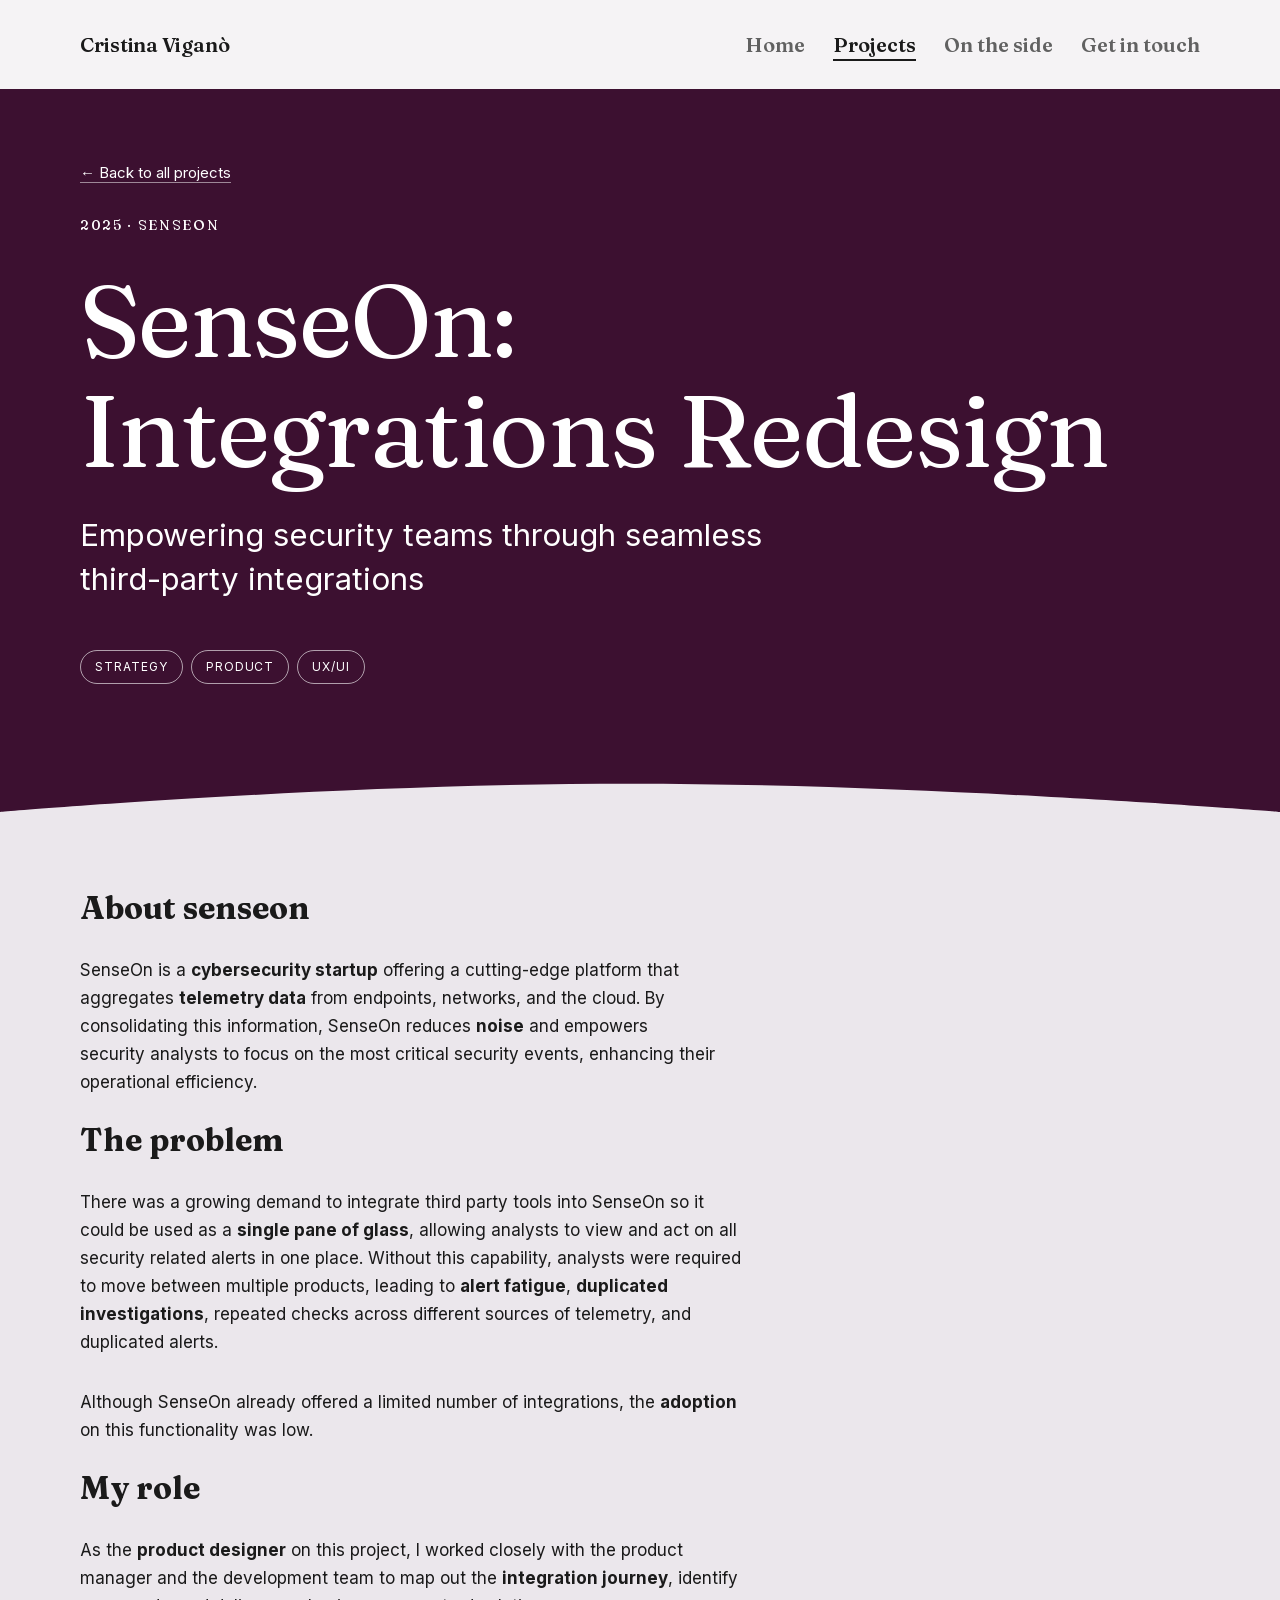
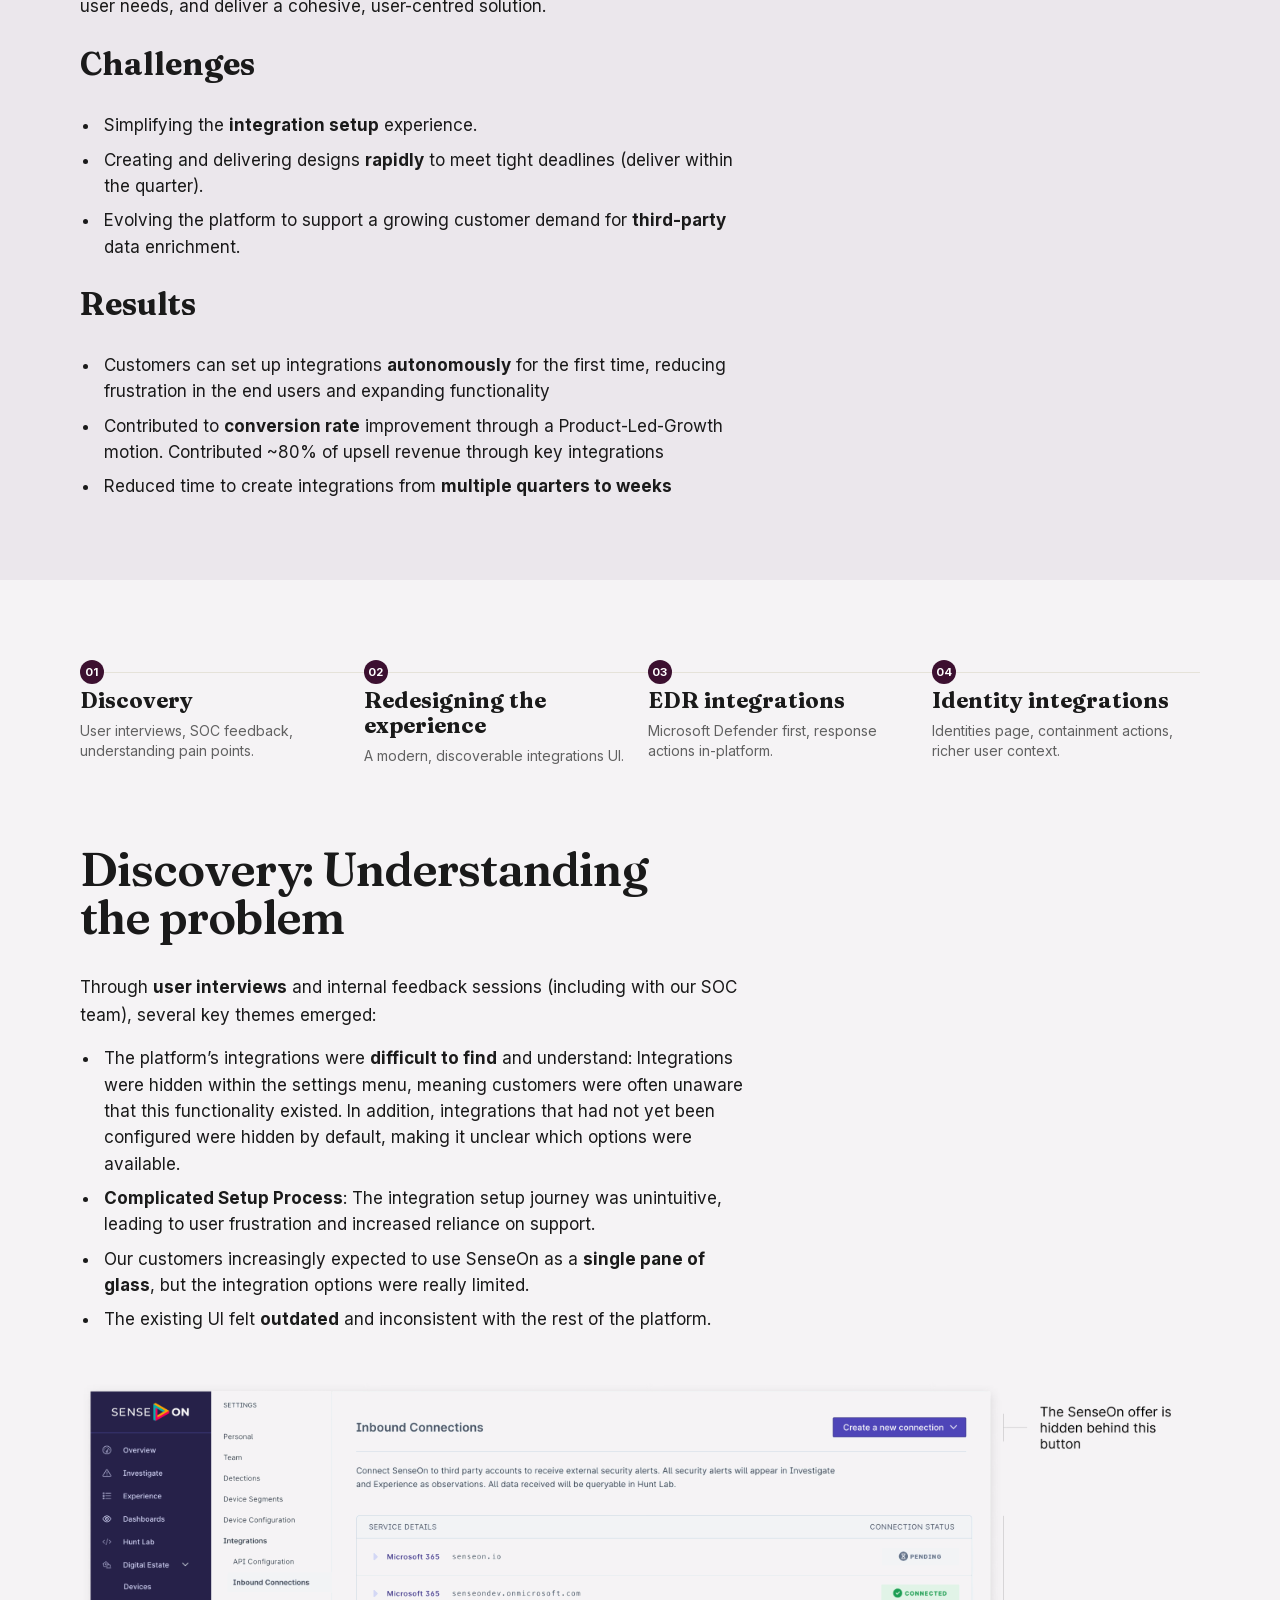
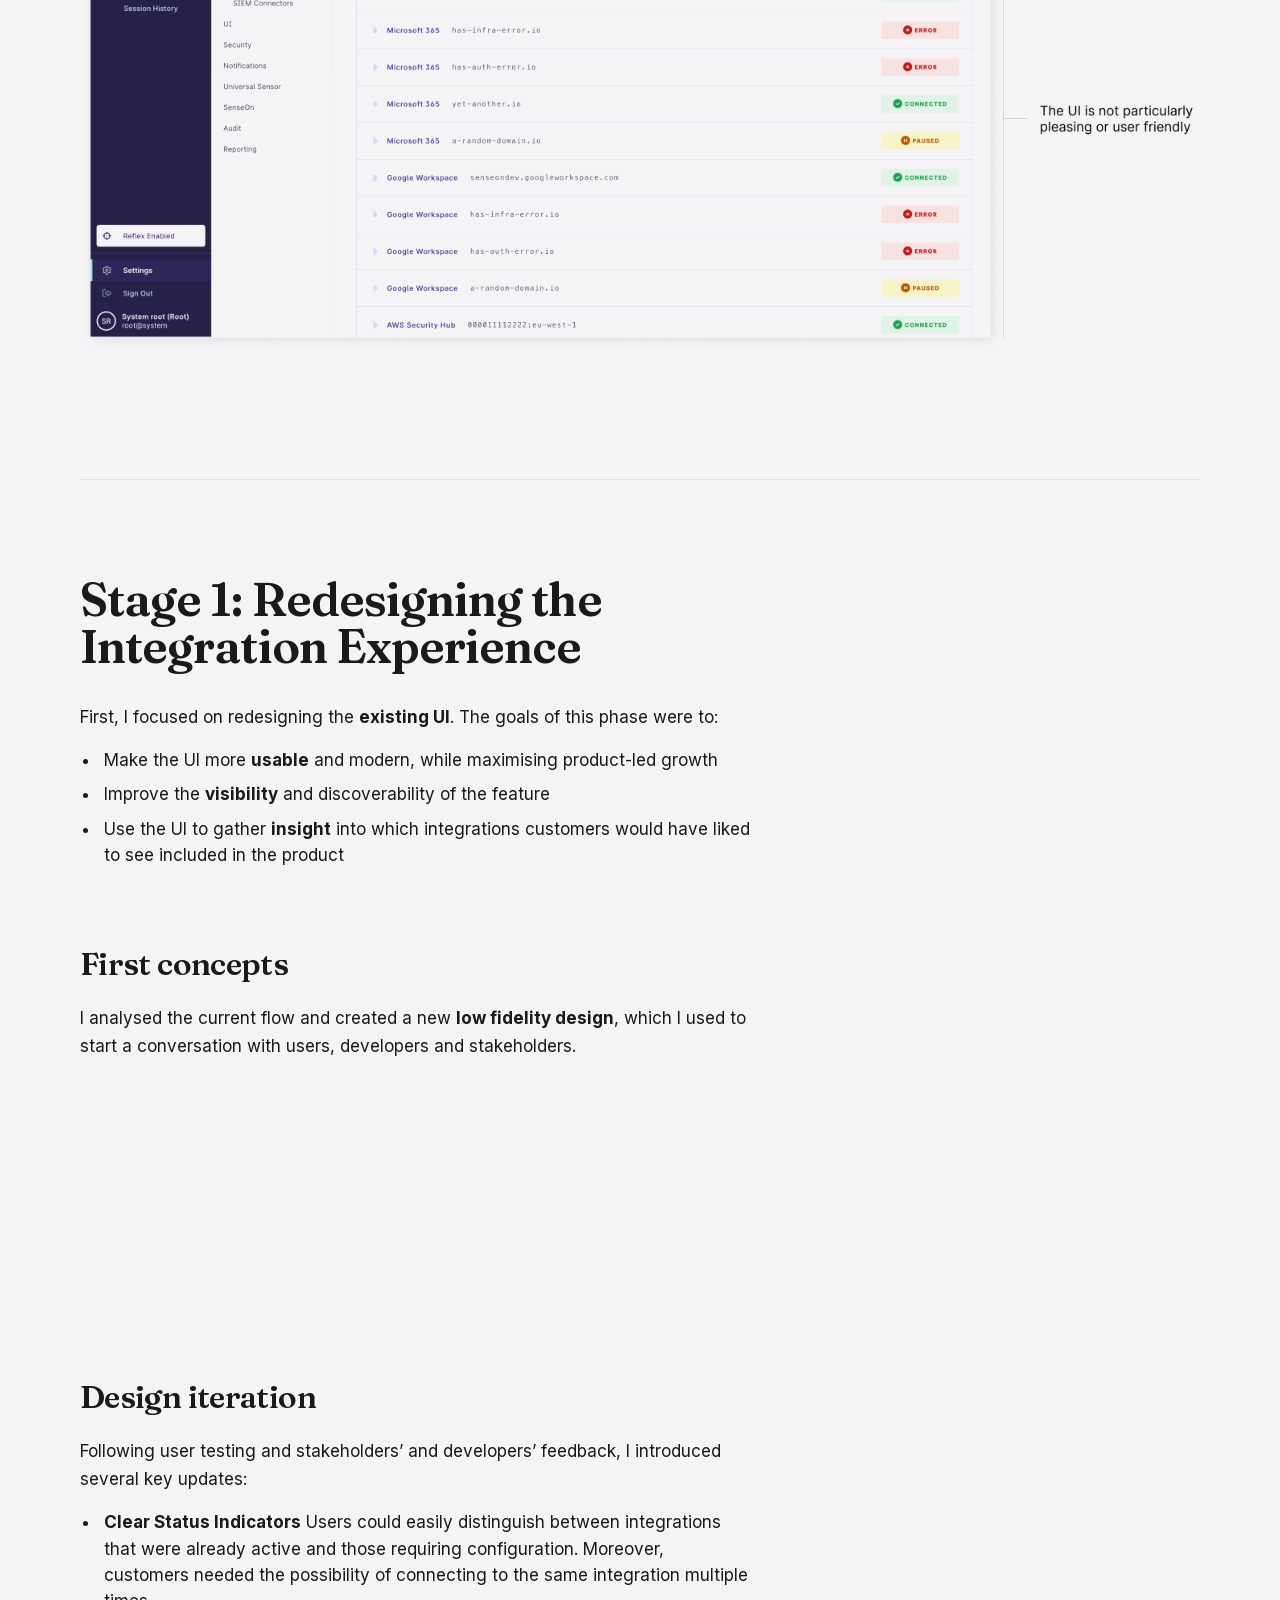
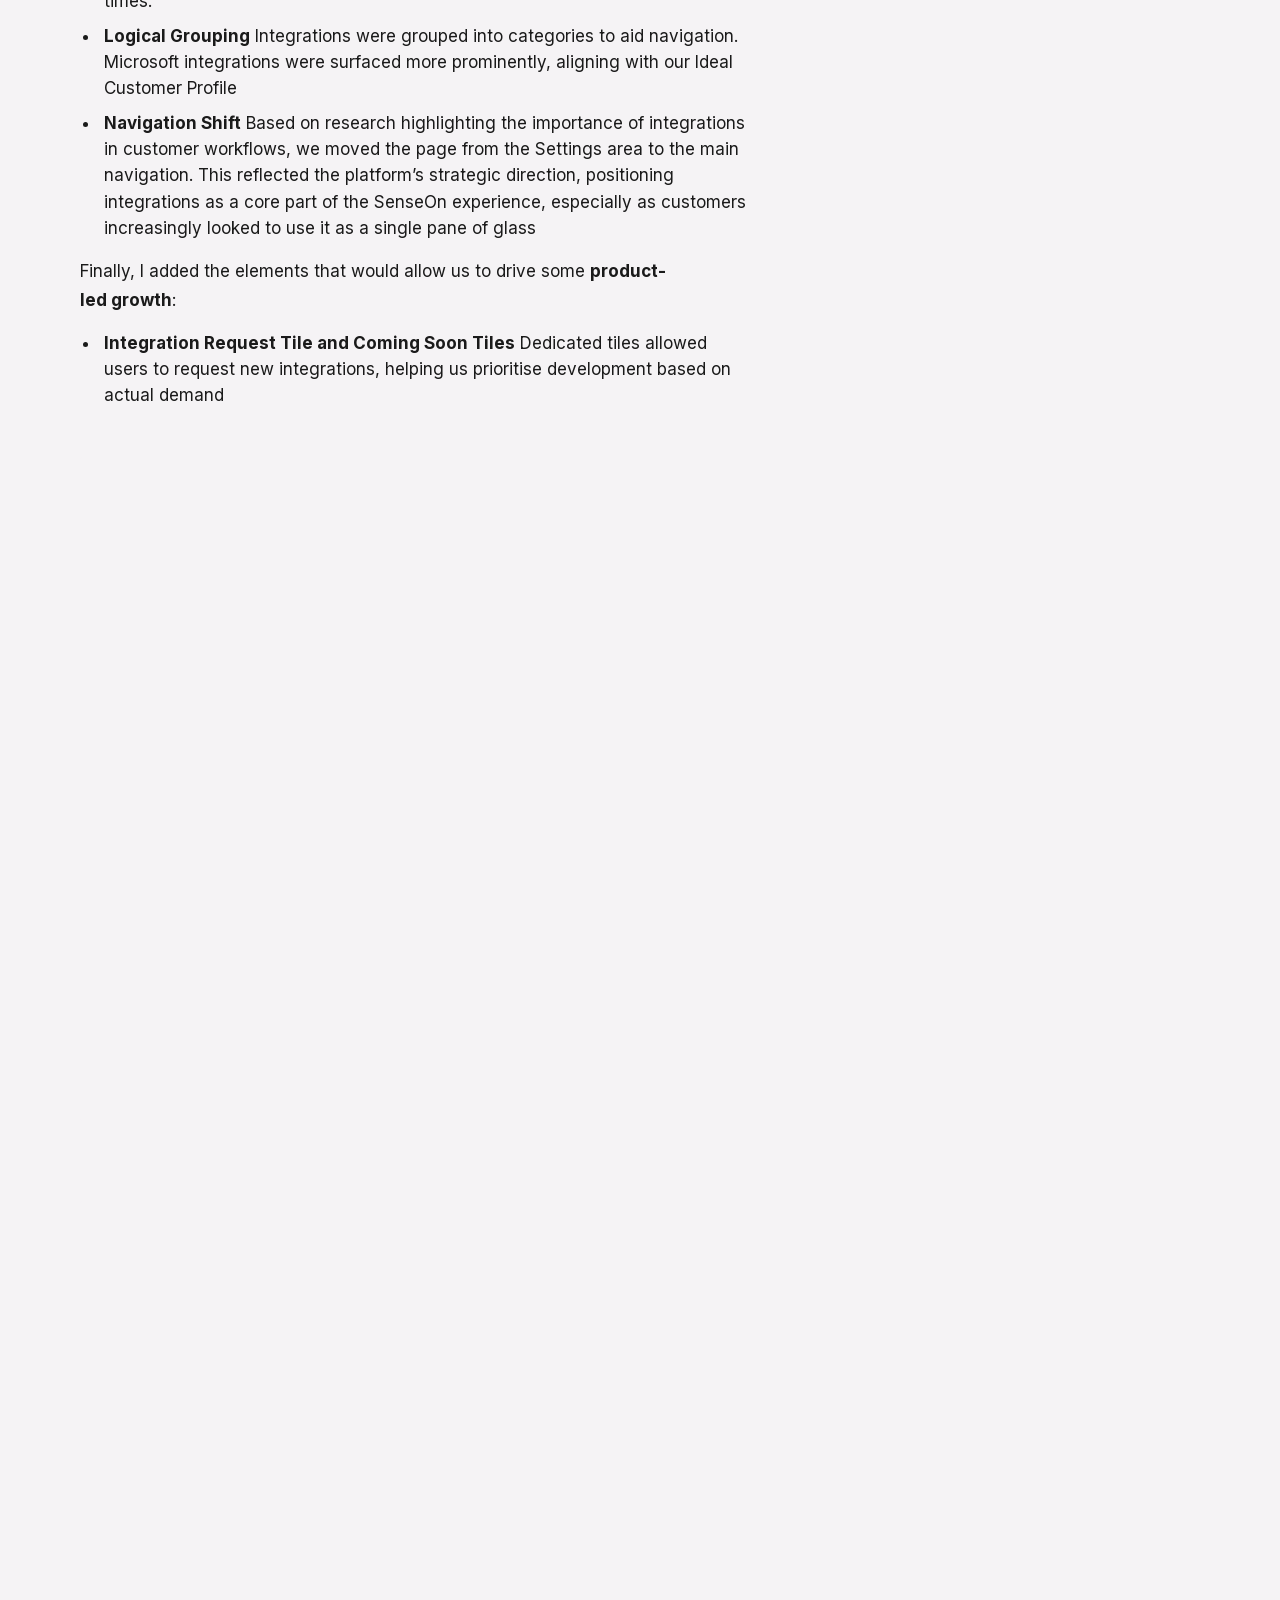
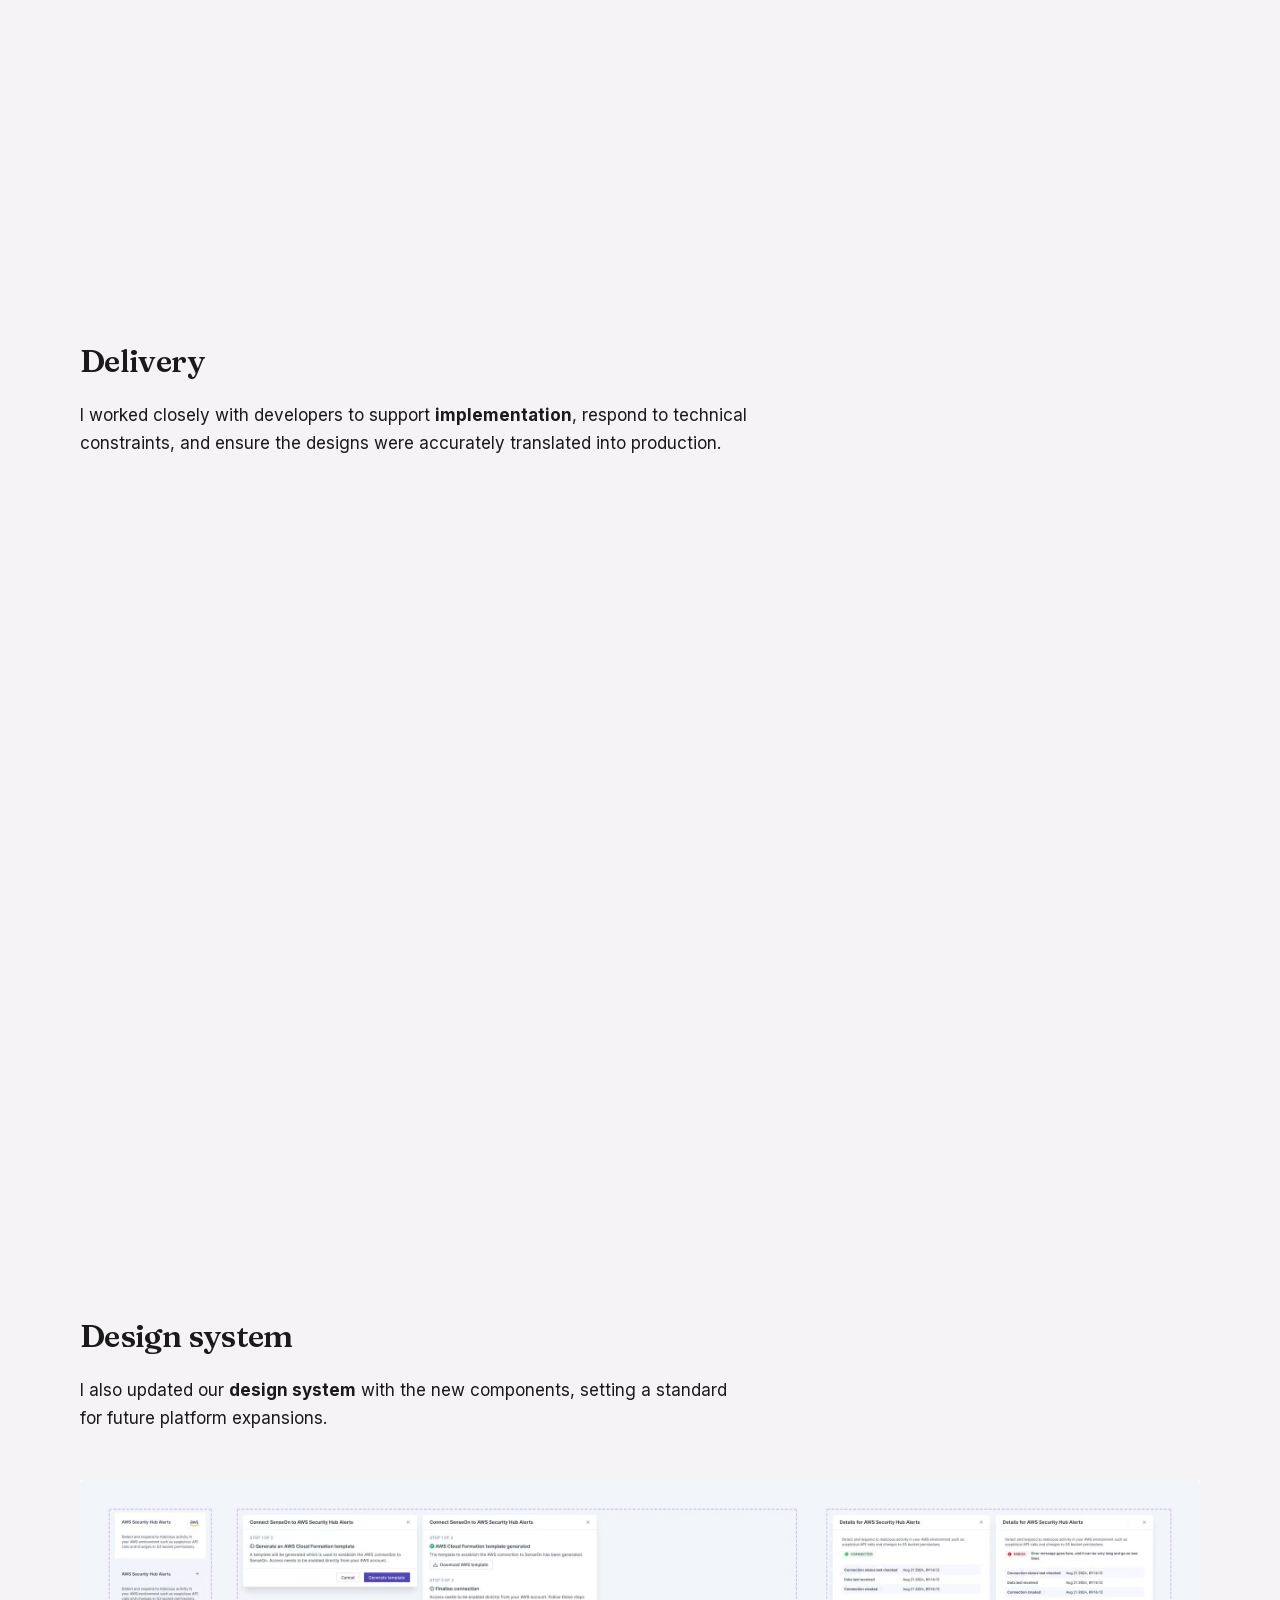
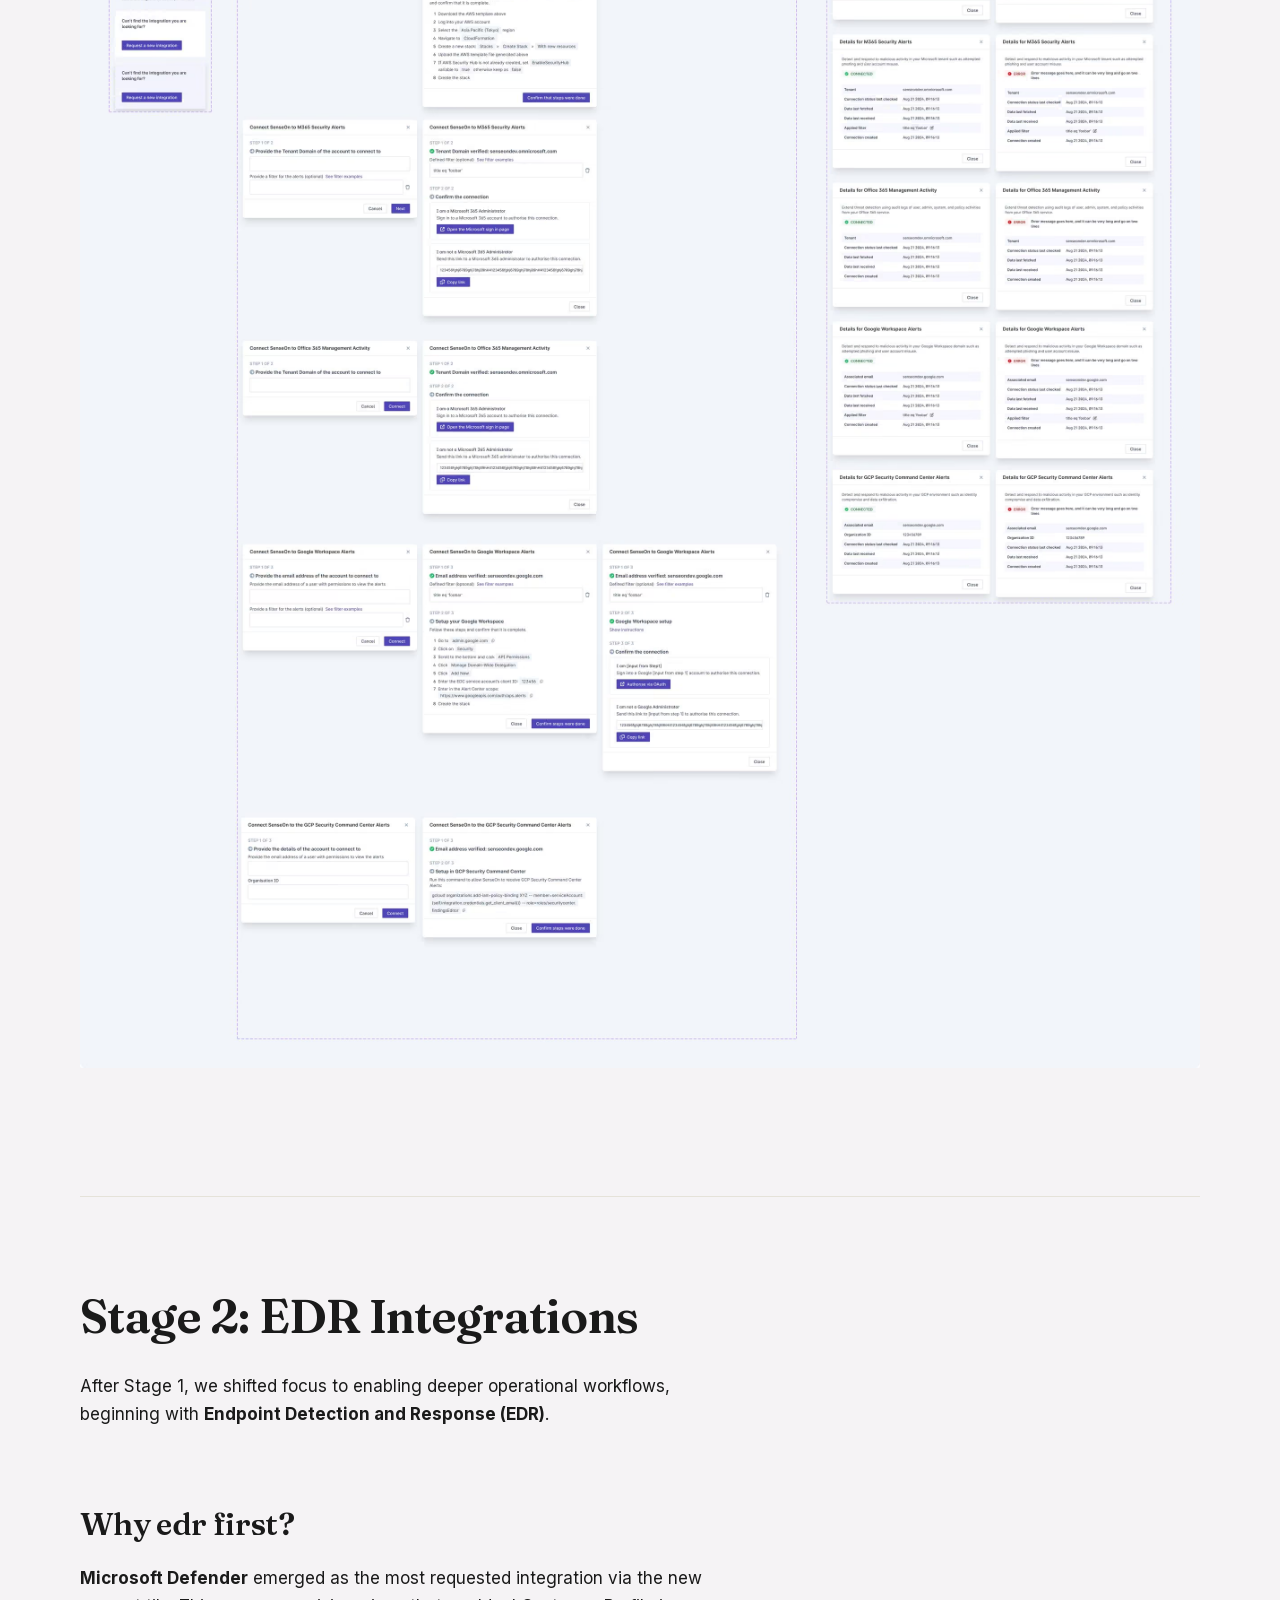
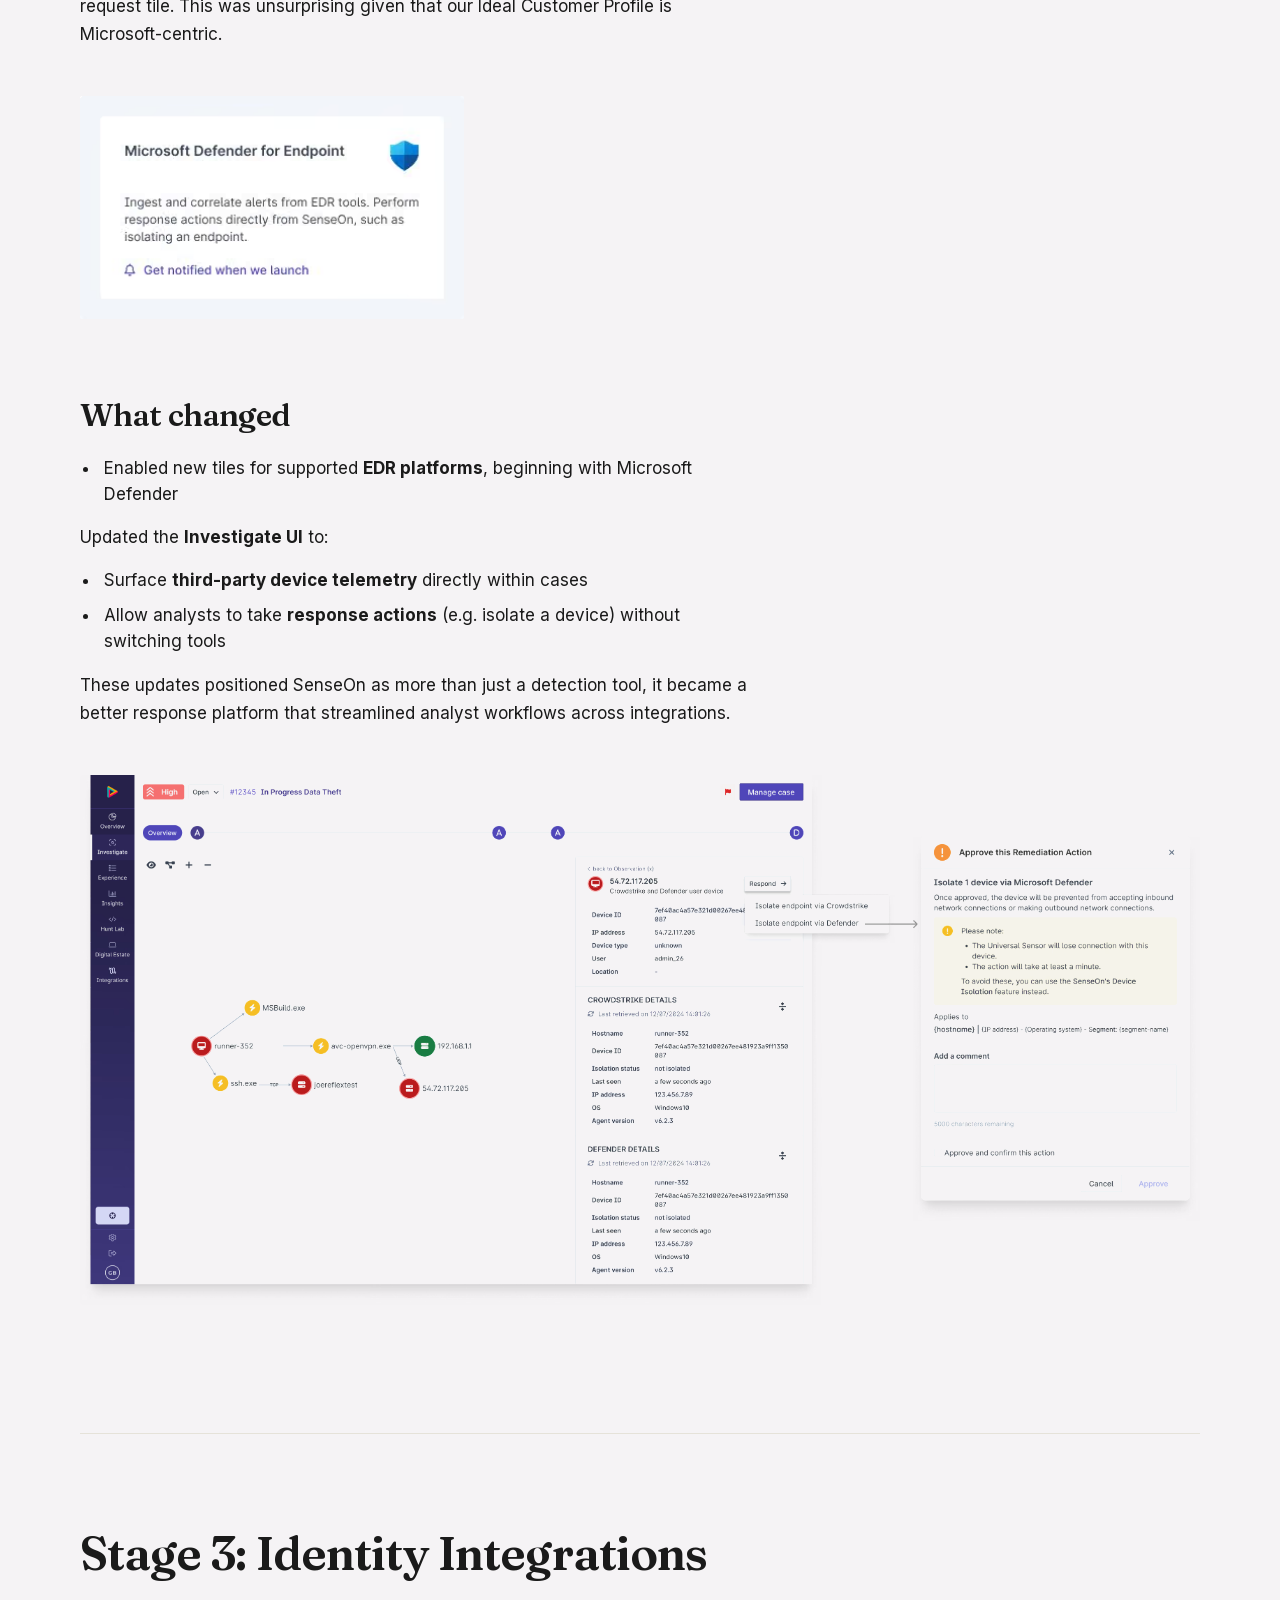
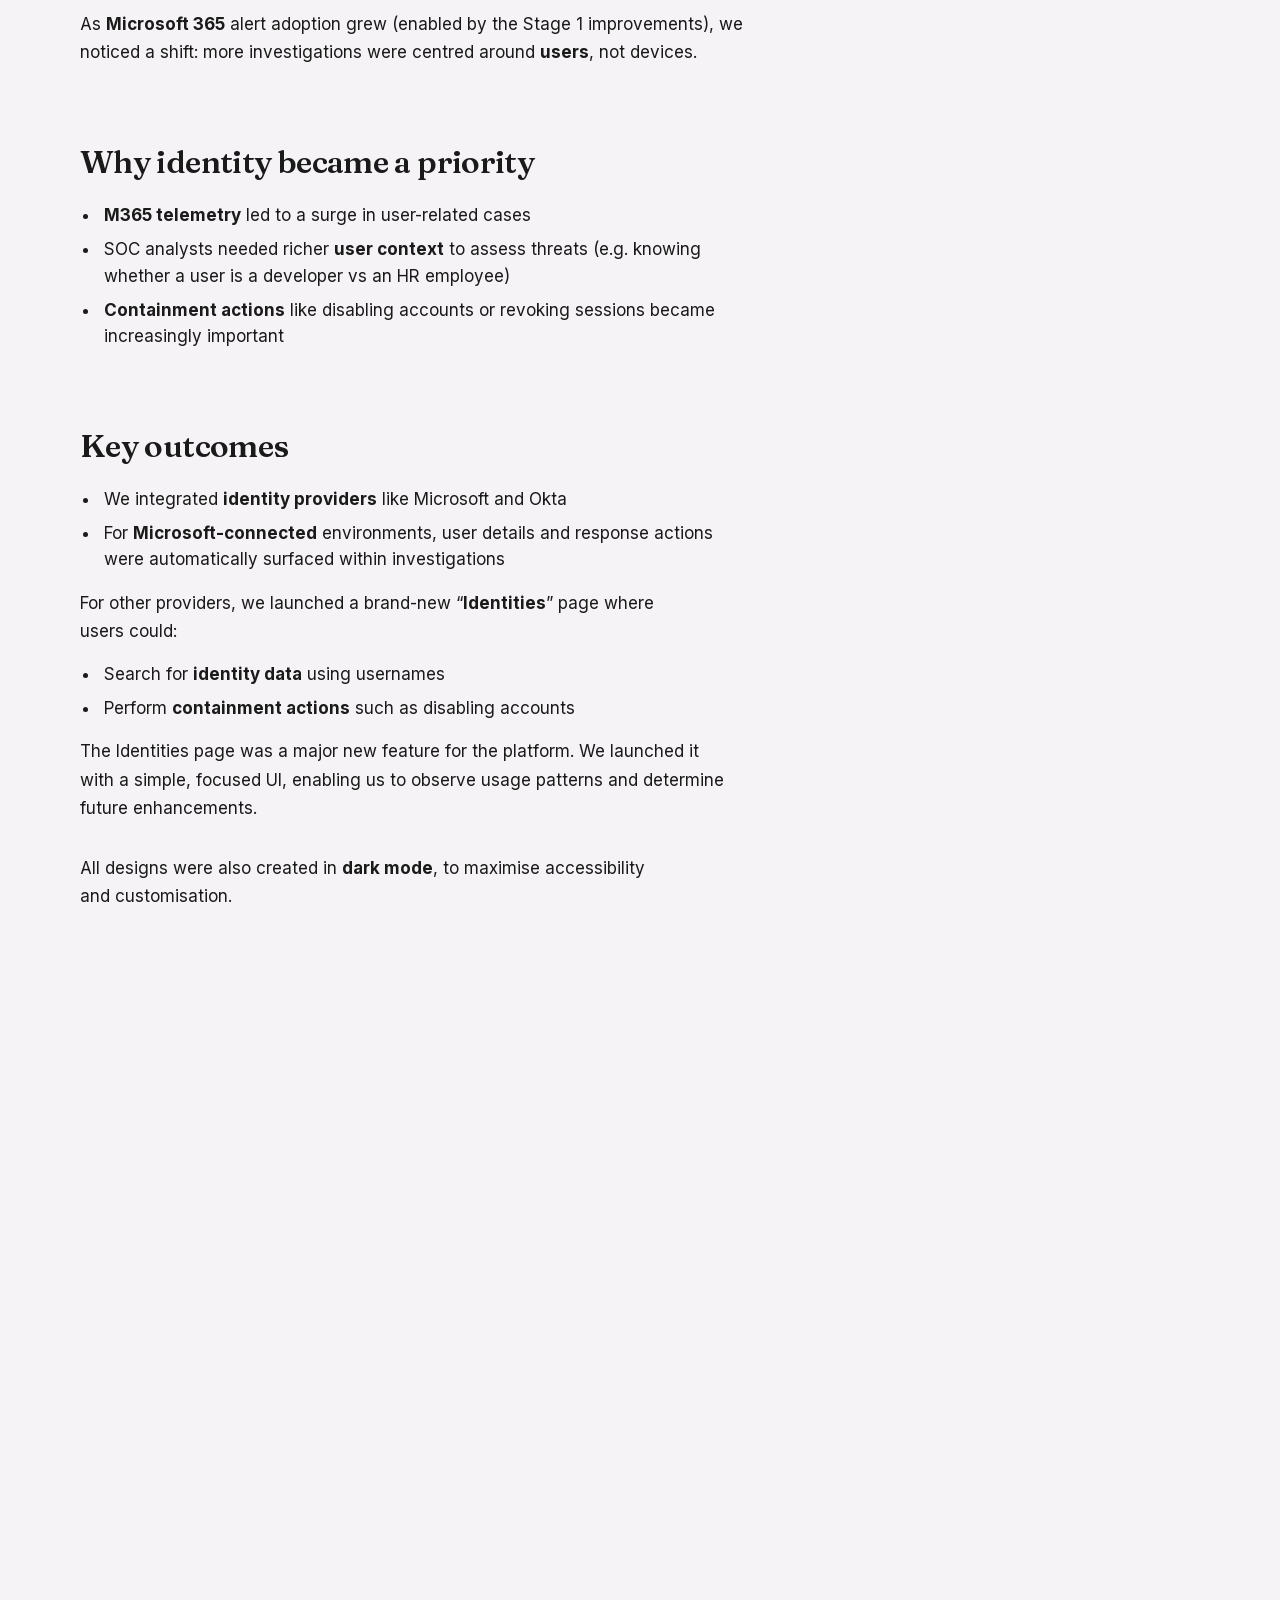
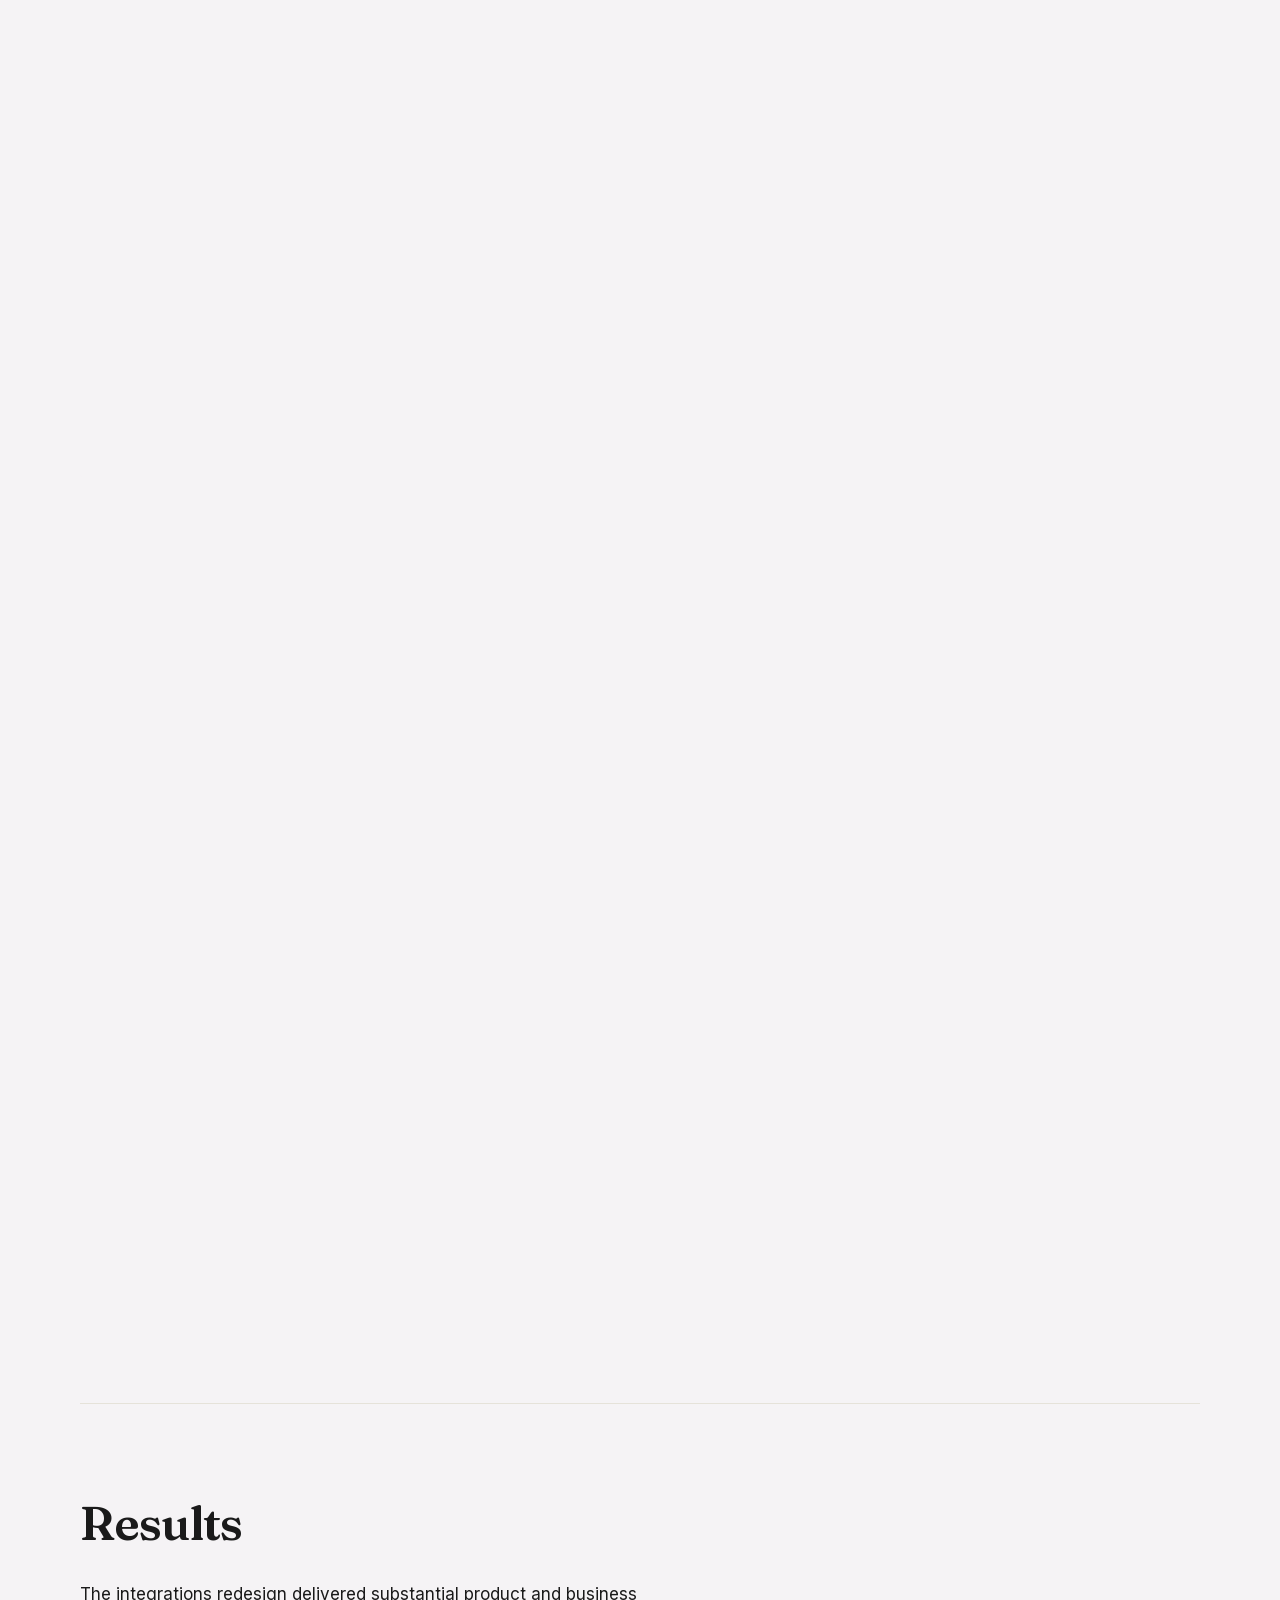
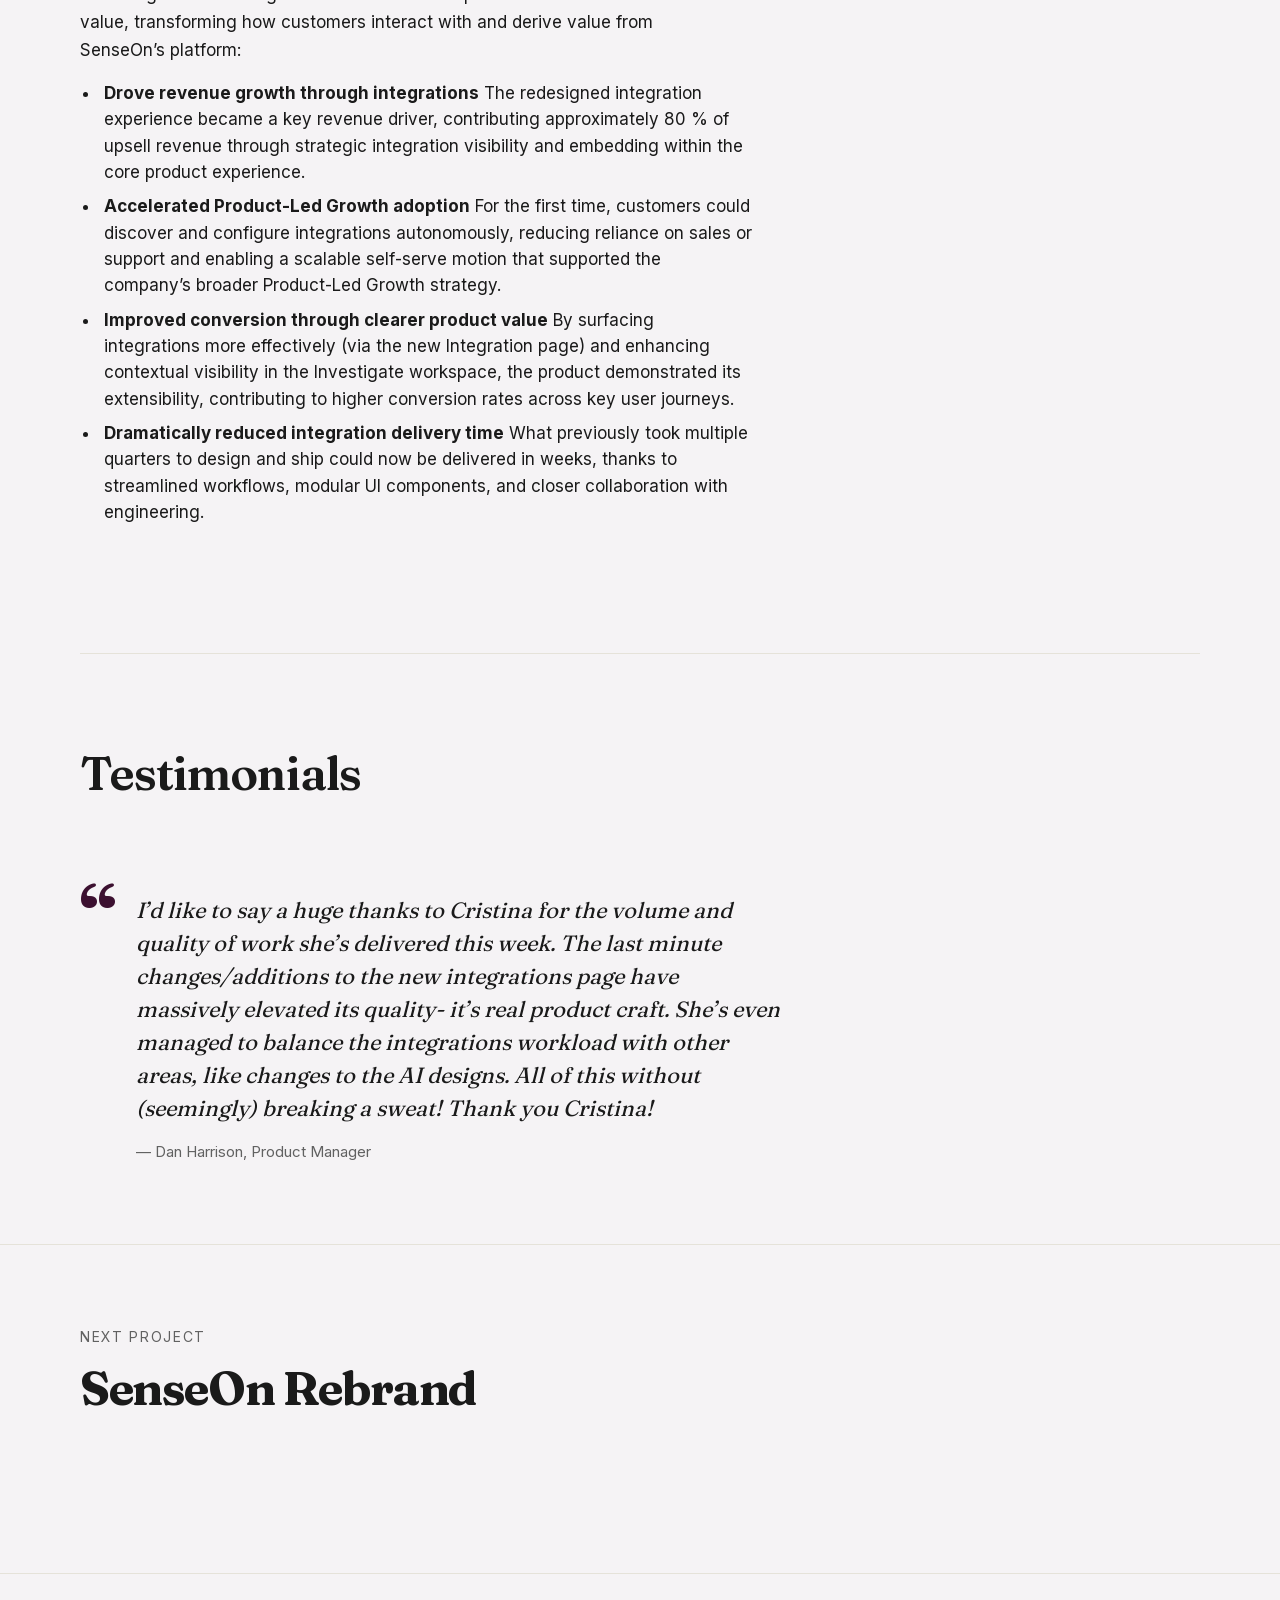
<file: senseon-integrations.html>
<!doctype html>
<html lang="en">
    <head>
        <meta charset="utf-8" />
        <meta name="viewport" content="width=device-width, initial-scale=1" />
        <title>SenseOn: Integrations Redesign &middot; Cristina Viganò</title>
        <meta name="description" content="SenseOn is a cybersecurity startup offering a cutting-edge platform that aggregates telemetry data from endpoints, networks, and the cloud. By consolidating this information, Sense" />
        <meta name="theme-color" content="#f5f3f5" />
        <link
            rel="preload"
            href="fonts/inter-latin.woff2"
            as="font"
            type="font/woff2"
            crossorigin
        />
        <link
            rel="preload"
            href="fonts/fraunces-latin.woff2"
            as="font"
            type="font/woff2"
            crossorigin
        />
        <script>document.documentElement.classList.add("js");</script>
        <script src="nav.js" defer></script>
        <link rel="stylesheet" href="styles.css" />
    </head>
    <body>
        <a href="#main" class="skip-link">Skip to content</a>

        <header class="site-header">
            <div class="container">
                <nav class="site-nav" aria-label="Primary">
                    <a href="index.html" class="site-name">Cristina Viganò</a>
                    <button
                        class="nav-toggle"
                        type="button"
                        aria-expanded="false"
                        aria-controls="site-menu"
                        aria-label="Open menu"
                    >
                        <span class="nav-toggle__bars" aria-hidden="true"></span>
                    </button>
                    <ul class="nav-list" id="site-menu">
                        <li><a href="index.html">Home</a></li>
                        <li><a href="projects.html" aria-current="page">Projects</a></li>
                        <li><a href="fun.html">On the side</a></li>
                        <li><a href="contact.html">Get in touch</a></li>
                    </ul>
                </nav>
            </div>
        </header>

        <main id="main">
            <section class="hero">
                <div class="container">
                    <p class="case-back">
                        <a href="projects.html"><span aria-hidden="true">&larr;</span> Back to all projects</a>
                    </p>
                    <p class="eyebrow">2025 &middot; SenseOn</p>
                    <h1>SenseOn: Integrations Redesign</h1>
                    <p class="body-lead case-lead">Empowering security teams through seamless third-party integrations</p>
                    <ul class="case-tags"><li>Strategy</li><li>Product</li><li>UX/UI</li></ul>
                </div>
            </section>

            <section class="case-intro-section">
                <div class="container">
                    <div class="case-narrative">
                        <h2 class="case-narrative__label">About senseon</h2>
                        <p>SenseOn is a <strong>cybersecurity startup</strong> offering a cutting-edge platform that aggregates <strong>telemetry data</strong> from endpoints, networks, and the cloud. By consolidating this information, SenseOn reduces <strong>noise</strong> and empowers security analysts to focus on the most critical security events, enhancing their operational efficiency.</p>
                    </div>
                    <div class="case-narrative">
                        <h2 class="case-narrative__label">The problem</h2>
                        <p>There was a growing demand to integrate third party tools into SenseOn so it could be used as a <strong>single pane of glass</strong>, allowing analysts to view and act on all security related alerts in one place. Without this capability, analysts were required to move between multiple products, leading to <strong>alert fatigue</strong>, <strong>duplicated investigations</strong>, repeated checks across different sources of telemetry, and duplicated alerts.</p>
                        <p>Although SenseOn already offered a limited number of integrations, the <strong>adoption</strong> on this functionality was low.</p>
                    </div>
                    <div class="case-narrative">
                        <h2 class="case-narrative__label">My role</h2>
                        <p>As the <strong>product designer</strong> on this project, I worked closely with the product manager and the development team to map out the <strong>integration journey</strong>, identify user needs, and deliver a cohesive, user-centred solution.</p>
                    </div>
                    <div class="case-narrative">
                        <h2 class="case-narrative__label">Challenges</h2>
                        <ul class="case-list">
                            <li>Simplifying the <strong>integration setup</strong> experience.</li>
                            <li>Creating and delivering designs <strong>rapidly</strong> to meet tight deadlines (deliver within the quarter).</li>
                            <li>Evolving the platform to support a growing customer demand for <strong>third-party</strong> data enrichment.</li>
                        </ul>
                    </div>
                    <div class="case-narrative">
                        <h2 class="case-narrative__label">Results</h2>
                        <ul class="case-list">
                            <li>Customers can set up integrations <strong>autonomously</strong> for the first time, reducing frustration in the end users and expanding functionality</li>
                            <li>Contributed to <strong>conversion rate</strong> improvement through a Product-Led-Growth motion. Contributed ~80% of upsell revenue through key integrations</li>
                            <li>Reduced time to create integrations from <strong>multiple quarters to weeks</strong></li>
                        </ul>
                    </div>
                </div>
            </section>

            <section class="case-body">
                <div class="container">
                <ol class="project-timeline" aria-label="Project timeline">
                    <li>
                        <a href="#discovery">
                            <p class="project-timeline__phase">Discovery</p>
                            <p class="project-timeline__note">User interviews, SOC feedback, understanding pain points.</p>
                        </a>
                    </li>
                    <li>
                        <a href="#stage-1">
                            <p class="project-timeline__phase">Redesigning the experience</p>
                            <p class="project-timeline__note">A modern, discoverable integrations UI.</p>
                        </a>
                    </li>
                    <li>
                        <a href="#stage-2">
                            <p class="project-timeline__phase">EDR integrations</p>
                            <p class="project-timeline__note">Microsoft Defender first, response actions in-platform.</p>
                        </a>
                    </li>
                    <li>
                        <a href="#stage-3">
                            <p class="project-timeline__phase">Identity integrations</p>
                            <p class="project-timeline__note">Identities page, containment actions, richer user context.</p>
                        </a>
                    </li>
                </ol>
                <div class="case-narrative">
                    <h2 id="discovery">Discovery: Understanding the problem</h2>
                    <p>Through <strong>user interviews</strong> and internal feedback sessions (including with our SOC team), several key themes emerged:</p>
                    <ul class="case-list">
                        <li>The platform’s integrations were <strong>difficult to find</strong> and understand: Integrations were hidden within the settings menu, meaning customers were often unaware that this functionality existed. In addition, integrations that had not yet been configured were hidden by default, making it unclear which options were available.</li>
                        <li><strong>Complicated Setup Process</strong>: The integration setup journey was unintuitive, leading to user frustration and increased reliance on support.</li>
                        <li>Our customers increasingly expected to use SenseOn as a <strong>single pane of glass</strong>, but the integration options were really limited.</li>
                        <li>The existing UI felt <strong>outdated</strong> and inconsistent with the rest of the platform.</li>
                    </ul>
                </div>
                <figure class="case-figure case-figure--blend">
                    <div class="case-figure__media">
                        <picture>
                            <source srcset="images/senseon-integrations/01.avif" type="image/avif" />
                            <source srcset="images/senseon-integrations/01.webp" type="image/webp" />
                            <img src="images/senseon-integrations/01.png" alt="SenseOn: Integrations Redesign. Discovery: Understanding the problem. Image 1." loading="lazy" decoding="async" />
                        </picture>
                    </div>
                </figure>
                <hr class="case-divider" />
                <div class="case-narrative">
                    <h2 id="stage-1">Stage 1: Redesigning the Integration Experience</h2>
                    <p>First, I focused on redesigning the <strong>existing UI</strong>. The goals of this phase were to:</p>
                    <ul class="case-list">
                        <li>Make the UI more <strong>usable</strong> and modern, while maximising product-led growth</li>
                        <li>Improve the <strong>visibility</strong> and discoverability of the feature</li>
                        <li>Use the UI to gather <strong>insight</strong> into which integrations customers would have liked to see included in the product</li>
                    </ul>
                </div>
                <div class="case-narrative">
                    <h2 class="case-narrative__label">First concepts</h2>
                    <p>I analysed the current flow and created a new <strong>low fidelity design</strong>, which I used to start a conversation with users, developers and stakeholders.</p>
                </div>
                <figure class="case-figure">
                    <div class="case-figure__media">
                        <picture>
                            <source srcset="images/senseon-integrations/02.avif" type="image/avif" />
                            <source srcset="images/senseon-integrations/02.webp" type="image/webp" />
                            <img src="images/senseon-integrations/02.png" alt="SenseOn: Integrations Redesign. First concepts. Image 2." loading="lazy" decoding="async" />
                        </picture>
                    </div>
                </figure>
                <div class="case-narrative">
                    <h2 class="case-narrative__label">Design iteration</h2>
                    <p>Following user testing and stakeholders’ and developers’ feedback, I introduced several key updates:</p>
                    <ul class="case-list">
                        <li><strong>Clear Status Indicators</strong>
Users could easily distinguish between integrations that were already active and those requiring configuration. Moreover, customers needed the possibility of connecting to the same integration multiple times.</li>
                        <li><strong>Logical Grouping</strong>
Integrations were grouped into categories to aid navigation. Microsoft integrations were surfaced more prominently, aligning with our Ideal Customer Profile</li>
                        <li><strong>Navigation Shift</strong>
Based on research highlighting the importance of integrations in customer workflows, we moved the page from the Settings area to the main navigation. This reflected the platform’s strategic direction, positioning integrations as a core part of the SenseOn experience, especially as customers increasingly looked to use it as a single pane of glass</li>
                    </ul>
                    <p>Finally, I added the elements that would allow us to drive some <strong>product-led growth</strong>:</p>
                    <ul class="case-list">
                        <li><strong>Integration Request Tile and Coming Soon Tiles</strong>
Dedicated tiles allowed users to request new integrations, helping us prioritise development based on actual demand</li>
                    </ul>
                </div>
                <figure class="case-figure case-figure--blend">
                    <div class="case-figure__media">
                        <picture>
                            <source srcset="images/senseon-integrations/03.avif" type="image/avif" />
                            <source srcset="images/senseon-integrations/03.webp" type="image/webp" />
                            <img src="images/senseon-integrations/03.png" alt="SenseOn: Integrations Redesign. Design iteration. Image 3." loading="lazy" decoding="async" />
                        </picture>
                    </div>
                </figure>
                <figure class="case-figure case-figure--blend">
                    <div class="case-figure__media">
                        <picture>
                            <source srcset="images/senseon-integrations/04.avif" type="image/avif" />
                            <source srcset="images/senseon-integrations/04.webp" type="image/webp" />
                            <img src="images/senseon-integrations/04.png" alt="SenseOn: Integrations Redesign. Design iteration. Image 4." loading="lazy" decoding="async" />
                        </picture>
                    </div>
                </figure>
                <div class="case-narrative">
                    <h2 class="case-narrative__label">Delivery</h2>
                    <p>I worked closely with developers to support <strong>implementation</strong>, respond to technical constraints, and ensure the designs were accurately translated into production.</p>
                </div>
                <figure class="case-figure case-figure--blend">
                    <div class="case-figure__media">
                        <picture>
                            <source srcset="images/senseon-integrations/05.avif" type="image/avif" />
                            <source srcset="images/senseon-integrations/05.webp" type="image/webp" />
                            <img src="images/senseon-integrations/05.png" alt="SenseOn: Integrations Redesign. Delivery. Image 5." loading="lazy" decoding="async" />
                        </picture>
                    </div>
                </figure>
                <div class="case-narrative">
                    <h2 class="case-narrative__label">Design system</h2>
                    <p>I also updated our <strong>design system</strong> with the new components, setting a standard for future platform expansions.</p>
                </div>
                <figure class="case-figure">
                    <div class="case-figure__media">
                        <picture>
                            <source srcset="images/senseon-integrations/06.avif" type="image/avif" />
                            <source srcset="images/senseon-integrations/06.webp" type="image/webp" />
                            <img src="images/senseon-integrations/06.jpg" alt="SenseOn: Integrations Redesign. Design system. Image 6." loading="lazy" decoding="async" />
                        </picture>
                    </div>
                </figure>
                <hr class="case-divider" />
                <div class="case-narrative">
                    <h2 id="stage-2">Stage 2: EDR Integrations</h2>
                    <p>After Stage 1, we shifted focus to enabling deeper operational workflows, beginning with <strong>Endpoint Detection and Response (EDR)</strong>.</p>
                </div>
                <div class="case-narrative">
                    <h2 class="case-narrative__label">Why edr first?</h2>
                    <p><strong>Microsoft Defender</strong> emerged as the most requested integration via the new request tile. This was unsurprising given that our Ideal Customer Profile is Microsoft-centric.</p>
                </div>
                <figure class="case-figure case-figure--small">
                    <div class="case-figure__media">
                        <picture>
                            <source srcset="images/senseon-integrations/07.avif" type="image/avif" />
                            <source srcset="images/senseon-integrations/07.webp" type="image/webp" />
                            <img src="images/senseon-integrations/07.jpg" alt="SenseOn: Integrations Redesign. Why edr first?. Image 7." loading="lazy" decoding="async" />
                        </picture>
                    </div>
                </figure>
                <div class="case-narrative">
                    <h2 class="case-narrative__label">What changed</h2>
                    <ul class="case-list">
                        <li>Enabled new tiles for supported <strong>EDR platforms</strong>, beginning with Microsoft Defender</li>
                    </ul>
                    <p>Updated the <strong>Investigate UI</strong> to:</p>
                    <ul class="case-list">
                        <li>Surface <strong>third-party device telemetry</strong> directly within cases</li>
                        <li>Allow analysts to take <strong>response actions</strong> (e.g. isolate a device) without switching tools</li>
                    </ul>
                    <p>These updates positioned SenseOn as more than just a detection tool, it became a better response platform that streamlined analyst workflows across integrations.</p>
                </div>
                <figure class="case-figure case-figure--blend">
                    <div class="case-figure__media">
                        <picture>
                            <source srcset="images/senseon-integrations/08.avif" type="image/avif" />
                            <source srcset="images/senseon-integrations/08.webp" type="image/webp" />
                            <img src="images/senseon-integrations/08.png" alt="SenseOn: Integrations Redesign. What changed. Image 8." loading="lazy" decoding="async" />
                        </picture>
                    </div>
                </figure>
                <hr class="case-divider" />
                <div class="case-narrative">
                    <h2 id="stage-3">Stage 3: Identity Integrations</h2>
                    <p>As <strong>Microsoft 365</strong> alert adoption grew (enabled by the Stage 1 improvements), we noticed a shift: more investigations were centred around <strong>users</strong>, not devices.</p>
                </div>
                <div class="case-narrative">
                    <h2 class="case-narrative__label">Why identity became a priority</h2>
                    <ul class="case-list">
                        <li><strong>M365 telemetry</strong> led to a surge in user-related cases</li>
                        <li>SOC analysts needed richer <strong>user context</strong> to assess threats (e.g. knowing whether a user is a developer vs an HR employee)</li>
                        <li><strong>Containment actions</strong> like disabling accounts or revoking sessions became increasingly important</li>
                    </ul>
                </div>
                <div class="case-narrative">
                    <h2 class="case-narrative__label">Key outcomes</h2>
                    <ul class="case-list">
                        <li>We integrated <strong>identity providers</strong> like Microsoft and Okta</li>
                        <li>For <strong>Microsoft-connected</strong> environments, user details and response actions were automatically surfaced within investigations</li>
                    </ul>
                    <p>For other providers, we launched a brand-new “<strong>Identities</strong>” page where users could:</p>
                    <ul class="case-list">
                        <li>Search for <strong>identity data</strong> using usernames</li>
                        <li>Perform <strong>containment actions</strong> such as disabling accounts</li>
                    </ul>
                    <p>The Identities page was a major new feature for the platform. We launched it with a simple, focused UI, enabling us to observe usage patterns and determine future enhancements.</p>
                    <p>All designs were also created in <strong>dark mode</strong>, to maximise accessibility and customisation.</p>
                </div>
                <figure class="case-figure case-figure--blend">
                    <div class="case-figure__media">
                        <picture>
                            <source srcset="images/senseon-integrations/09.avif" type="image/avif" />
                            <source srcset="images/senseon-integrations/09.webp" type="image/webp" />
                            <img src="images/senseon-integrations/09.png" alt="SenseOn: Integrations Redesign. Key outcomes. Image 9." loading="lazy" decoding="async" />
                        </picture>
                    </div>
                </figure>
                <figure class="case-figure case-figure--blend">
                    <div class="case-figure__media">
                        <picture>
                            <source srcset="images/senseon-integrations/10.avif" type="image/avif" />
                            <source srcset="images/senseon-integrations/10.webp" type="image/webp" />
                            <img src="images/senseon-integrations/10.png" alt="SenseOn: Integrations Redesign. Key outcomes. Image 10." loading="lazy" decoding="async" />
                        </picture>
                    </div>
                </figure>
                <figure class="case-figure">
                    <div class="case-figure__media">
                        <picture>
                            <source srcset="images/senseon-integrations/11.avif" type="image/avif" />
                            <source srcset="images/senseon-integrations/11.webp" type="image/webp" />
                            <img src="images/senseon-integrations/11.jpg" alt="SenseOn: Integrations Redesign. Key outcomes. Image 11." loading="lazy" decoding="async" />
                        </picture>
                    </div>
                </figure>
                <hr class="case-divider" />
                <div class="case-narrative">
                    <h2>Results</h2>
                    <p>The integrations redesign delivered substantial product and business value, transforming how customers interact with and derive value from SenseOn’s platform:</p>
                    <ul class="case-list">
                        <li><b>Drove revenue growth through integrations</b>
The redesigned integration experience became a key revenue driver, contributing approximately 80 % of upsell revenue through strategic integration visibility and embedding within the core product experience.</li>
                        <li><b>Accelerated Product-Led Growth adoption</b>
For the first time, customers could discover and configure integrations autonomously, reducing reliance on sales or support and enabling a scalable self-serve motion that supported the company’s broader Product-Led Growth strategy.</li>
                        <li><b>Improved conversion through clearer product value</b>
By surfacing integrations more effectively (via the new Integration page) and enhancing contextual visibility in the Investigate workspace, the product demonstrated its extensibility, contributing to higher conversion rates across key user journeys.</li>
                        <li><b>Dramatically reduced integration delivery time</b>
What previously took multiple quarters to design and ship could now be delivered in weeks, thanks to streamlined workflows, modular UI components, and closer collaboration with engineering.</li>
                    </ul>
                </div>
                <hr class="case-divider" />
                <div class="case-narrative">
                    <h2>Testimonials</h2>
                </div>
                <blockquote class="case-quote">
                    I’d like to say a huge thanks to Cristina
for the volume and quality of work she’s delivered this week.
The last minute changes/additions to the new integrations page have massively elevated its quality- it’s real product craft.
She’s even managed to balance the integrations workload with other areas, like changes to the AI designs.
All of this without (seemingly) breaking a sweat! Thank you Cristina!
                    <cite>Dan Harrison, Product Manager</cite>
                </blockquote>
                </div>
            </section>

            <section class="case-next">
                <div class="container">
                    <a href="senseon-brand.html">
                        <p class="case-next__label">Next project</p>
                        <span class="case-next__title">SenseOn Rebrand</span>
                    </a>
                </div>
            </section>
        </main>

        <footer class="site-footer">
            <div class="container footer-row">
                <p>&copy; 2026 Cristina Viganò</p>
                <p>
                    <a href="mailto:cr.vigano@gmail.com">cr.vigano@gmail.com</a>
                    &nbsp;&middot;&nbsp;
                    <a href="https://www.linkedin.com/in/cristinavigano/" rel="me noopener">LinkedIn</a>
                </p>
            </div>
        </footer>
    </body>
</html>
</file>
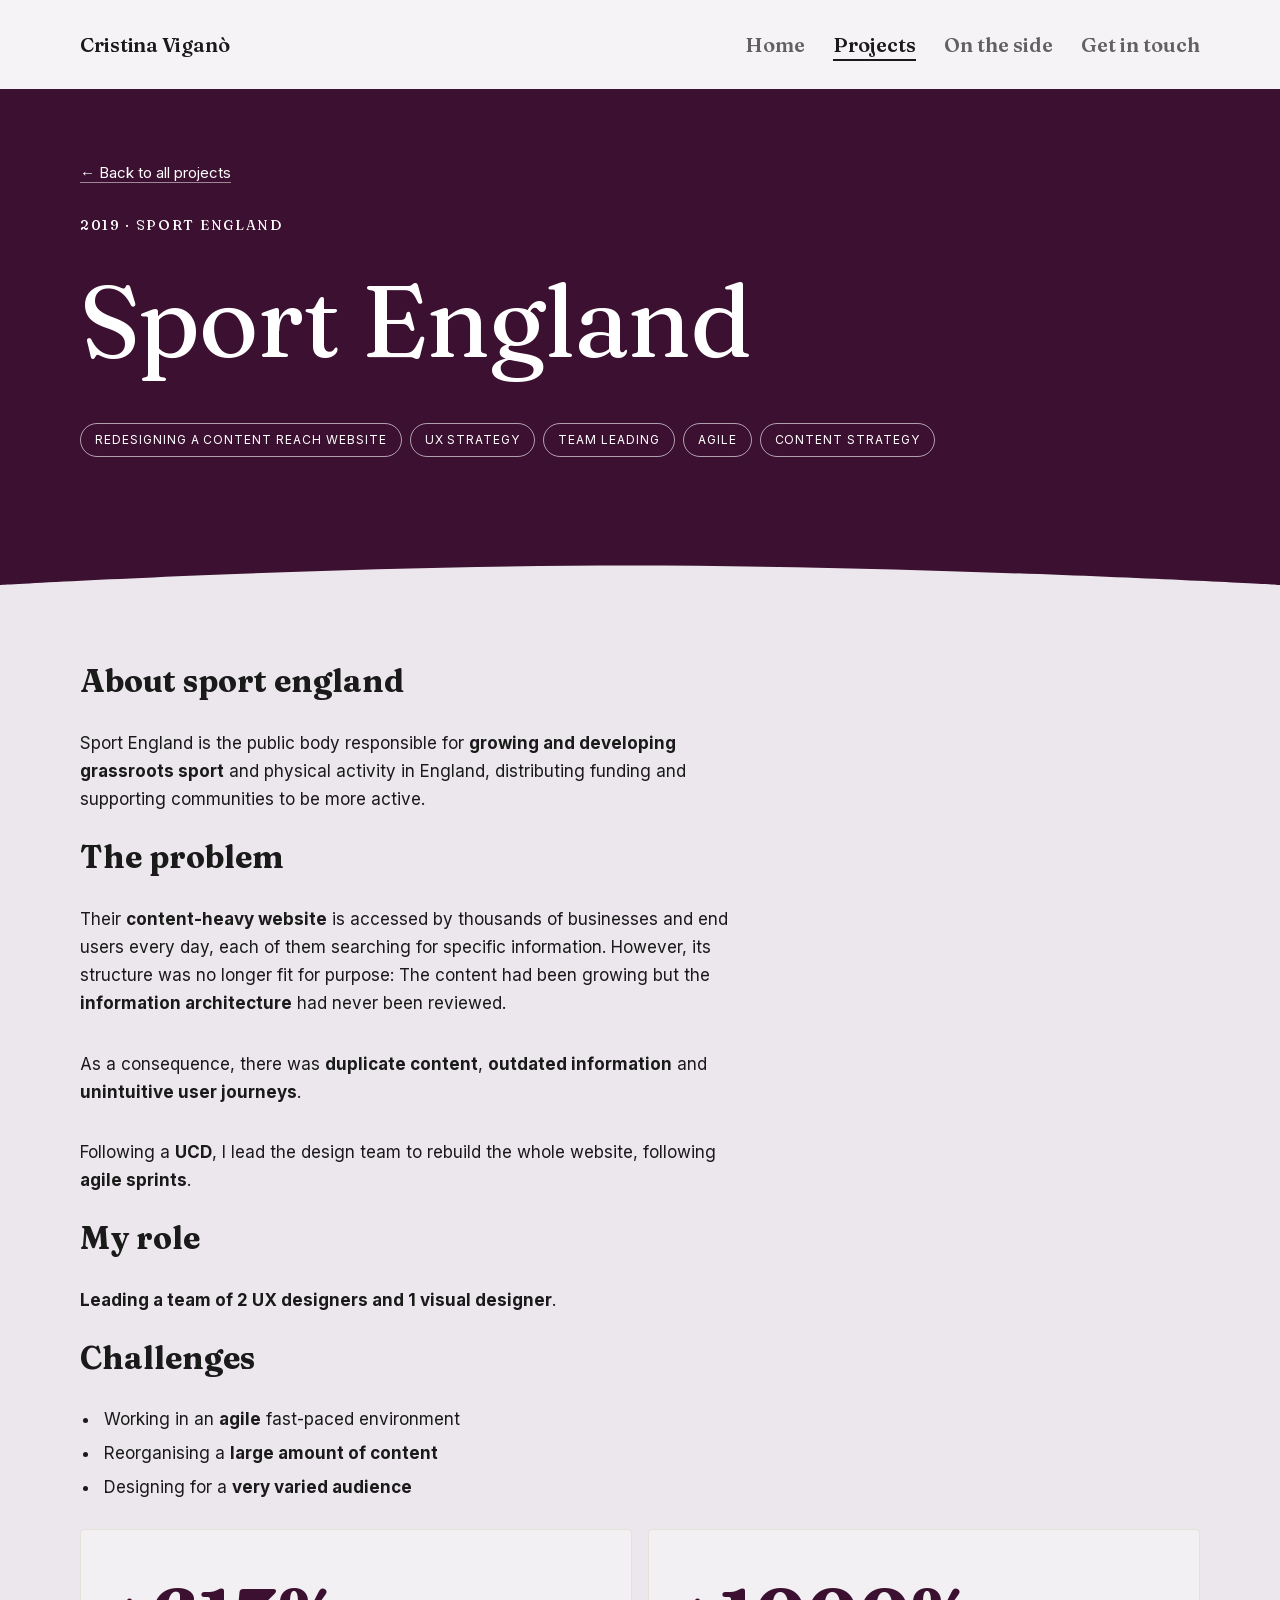
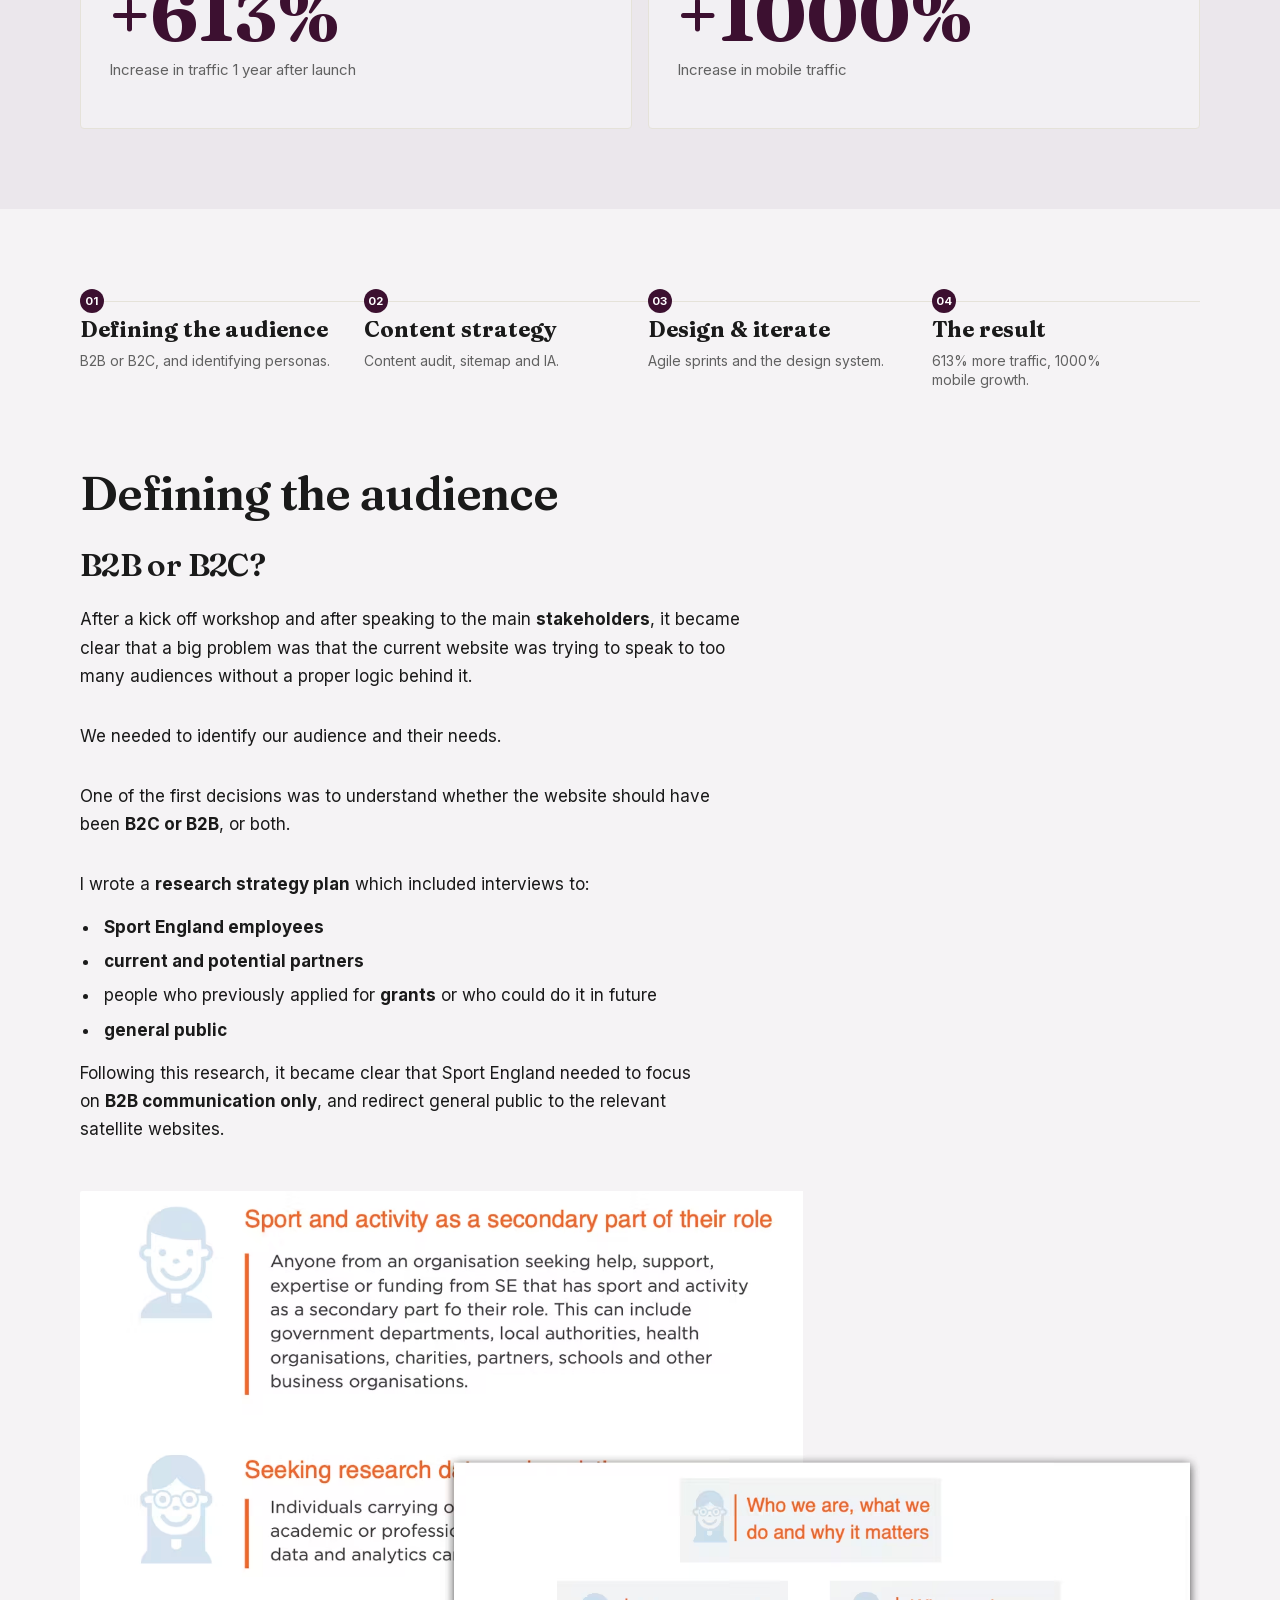
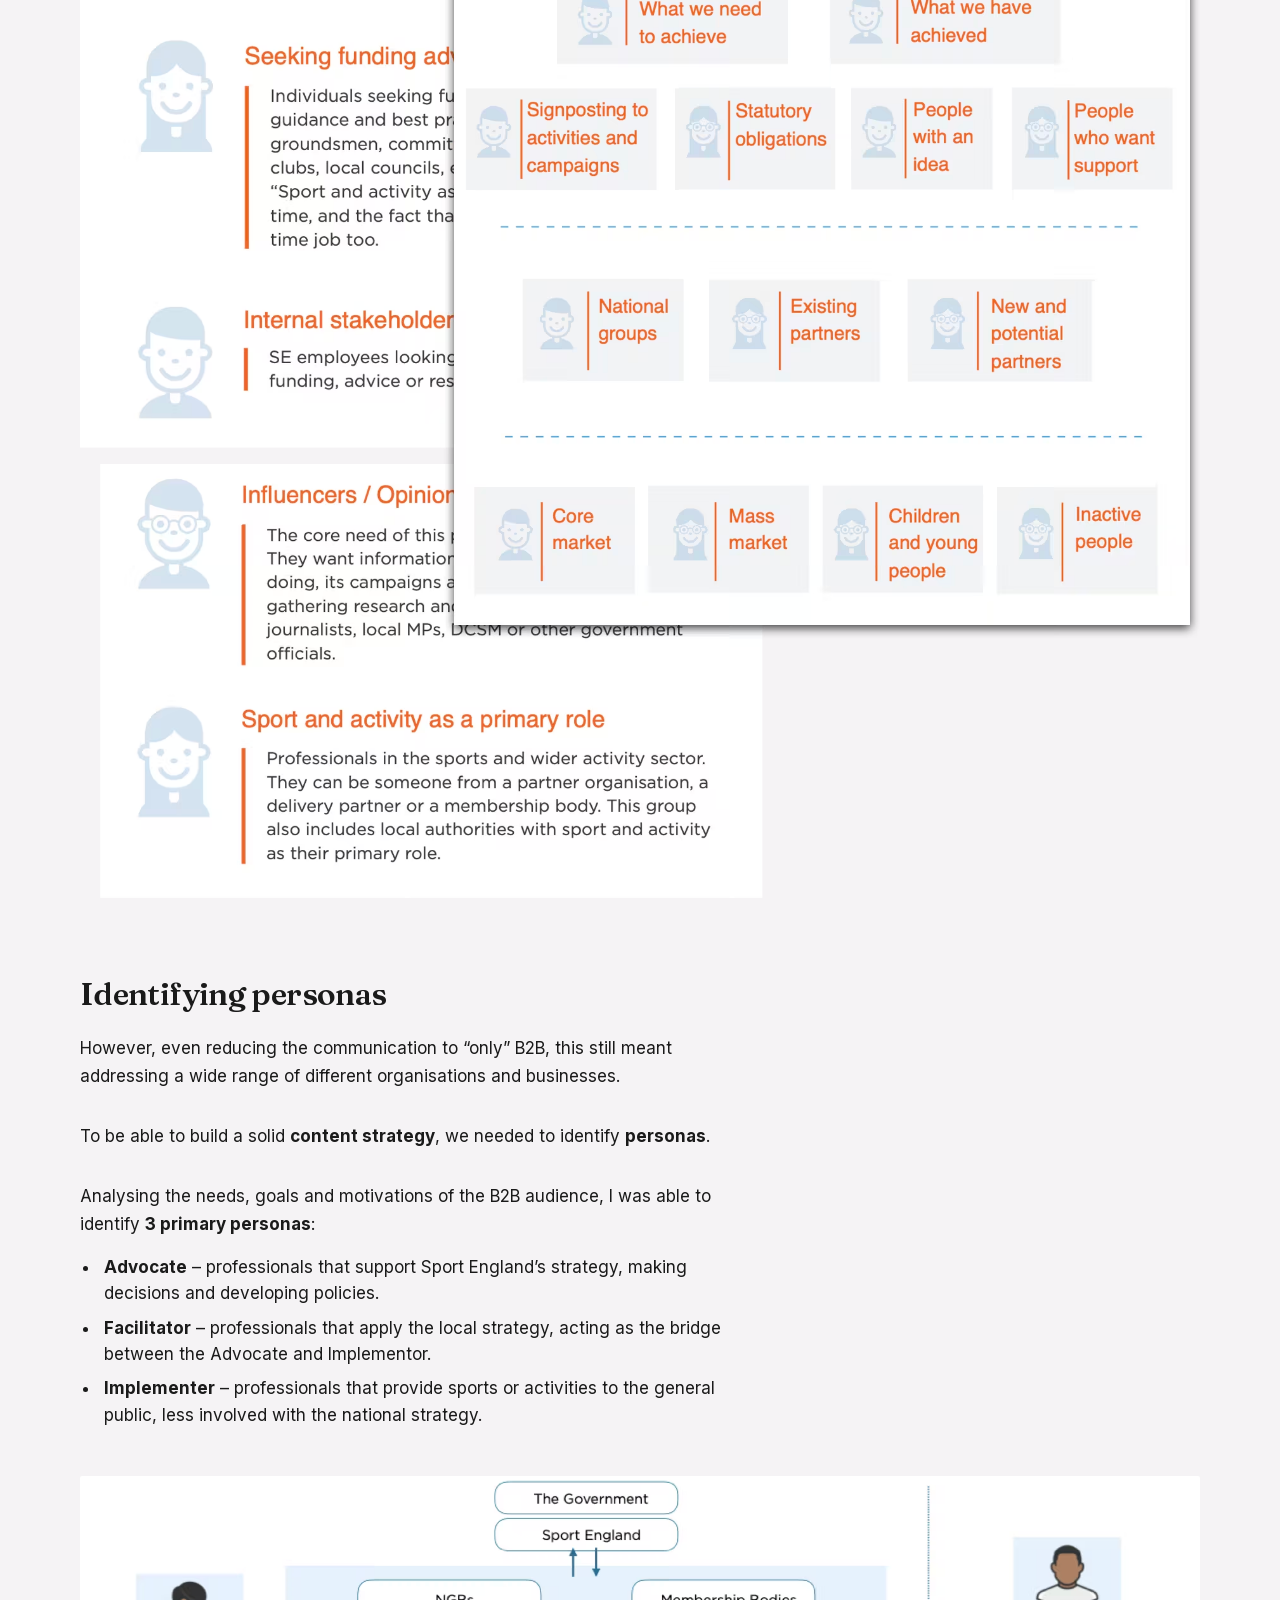
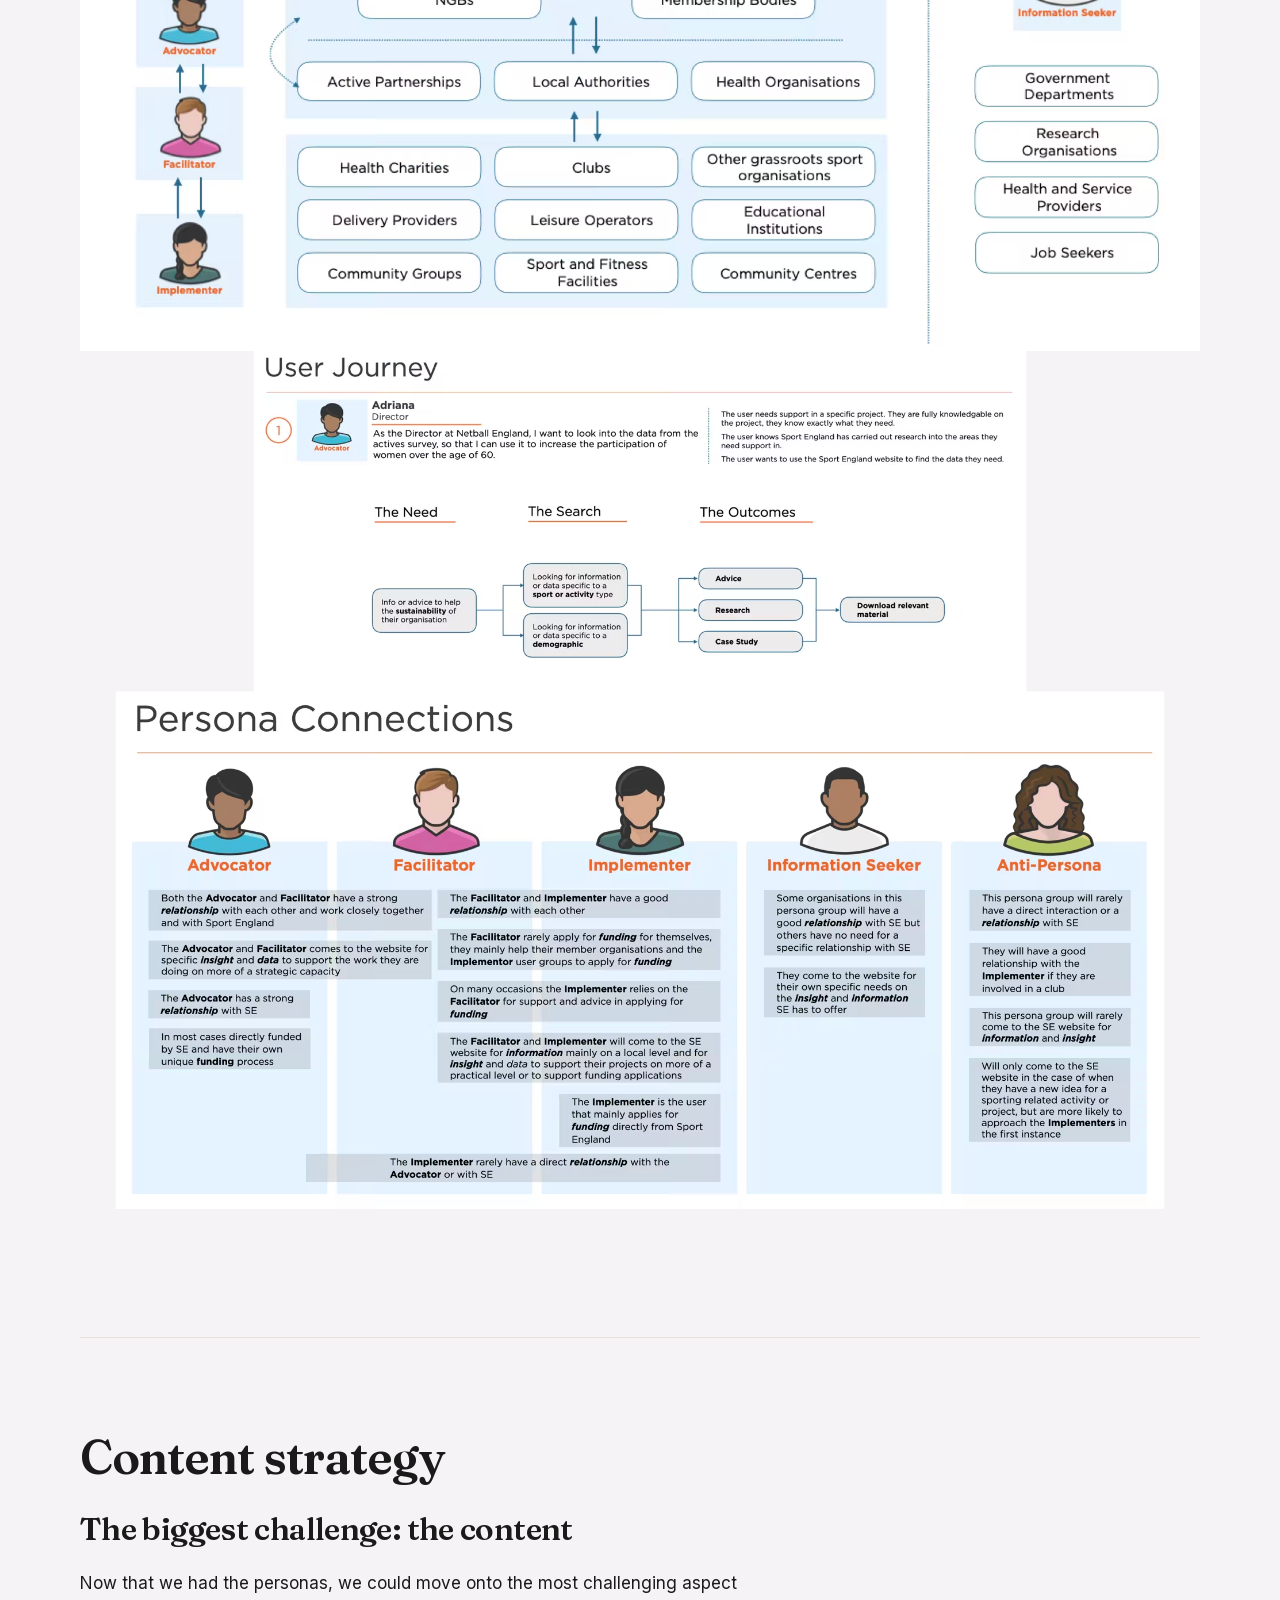
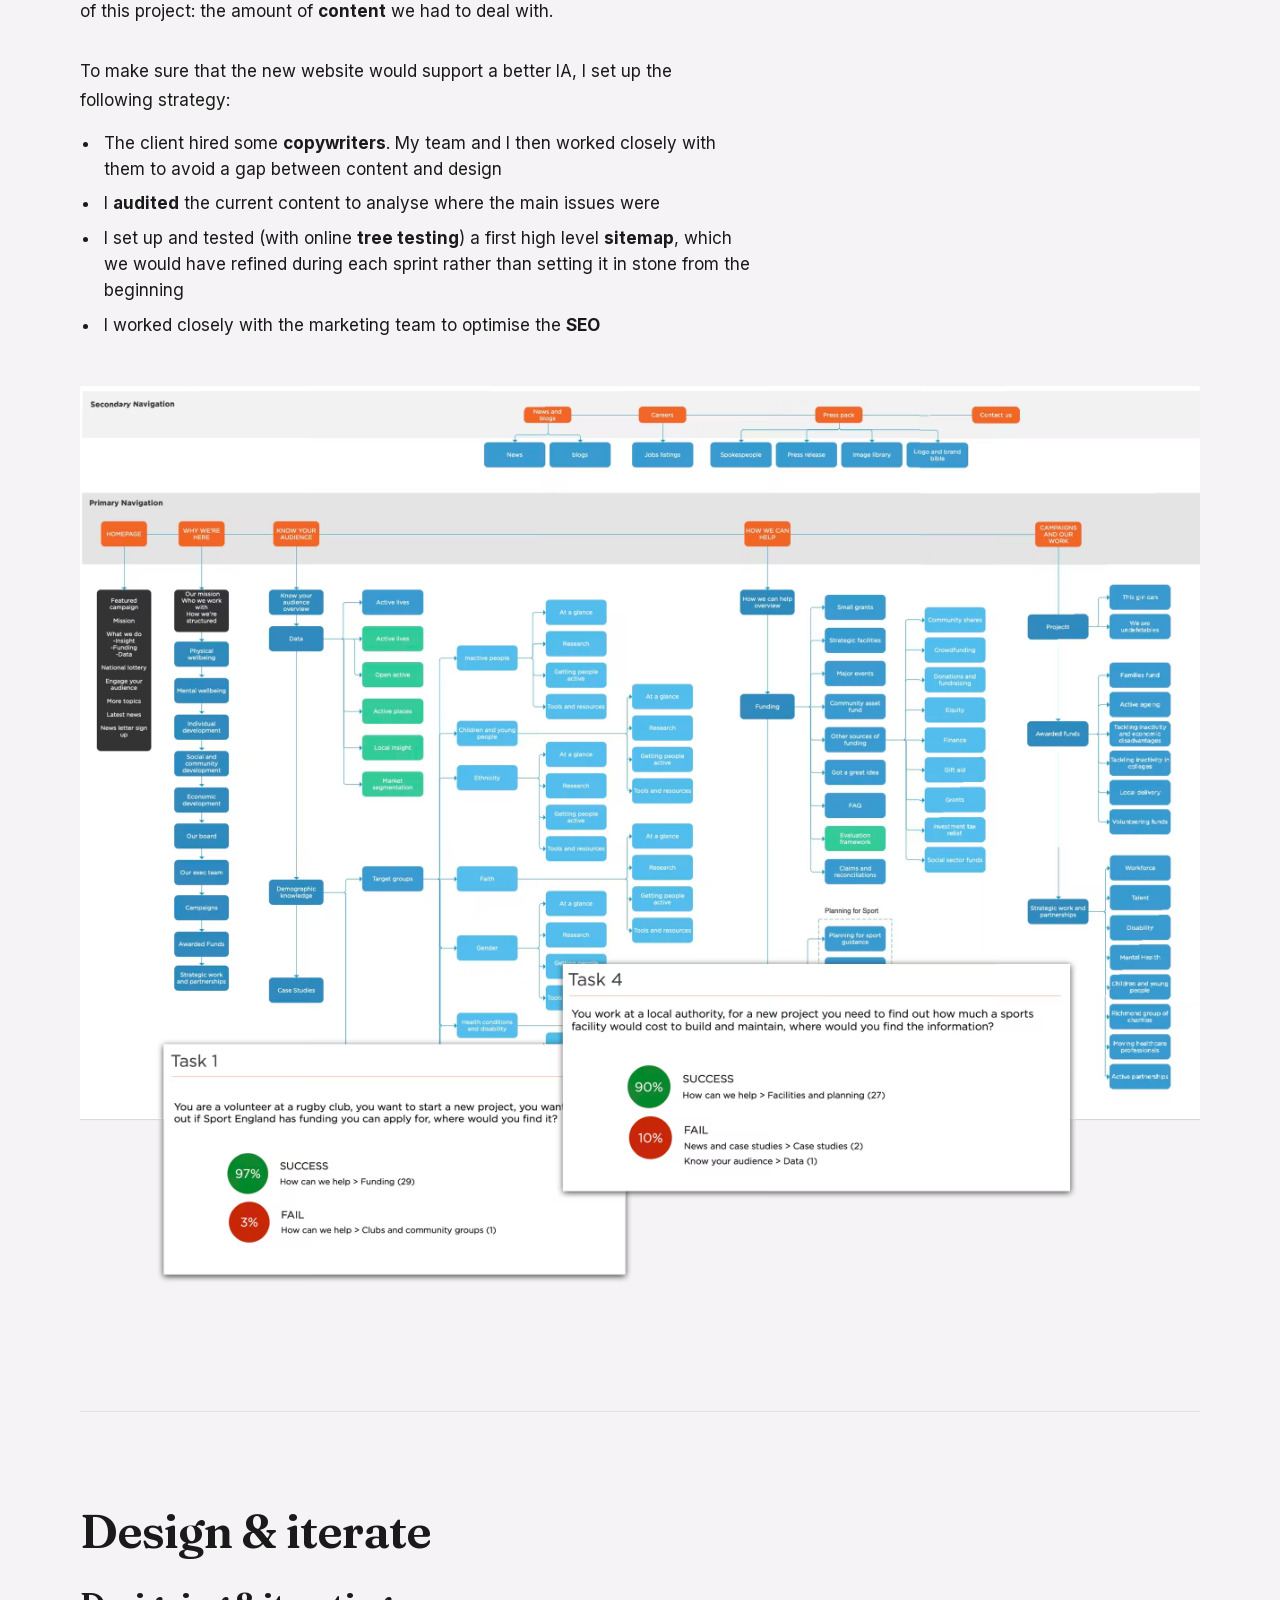
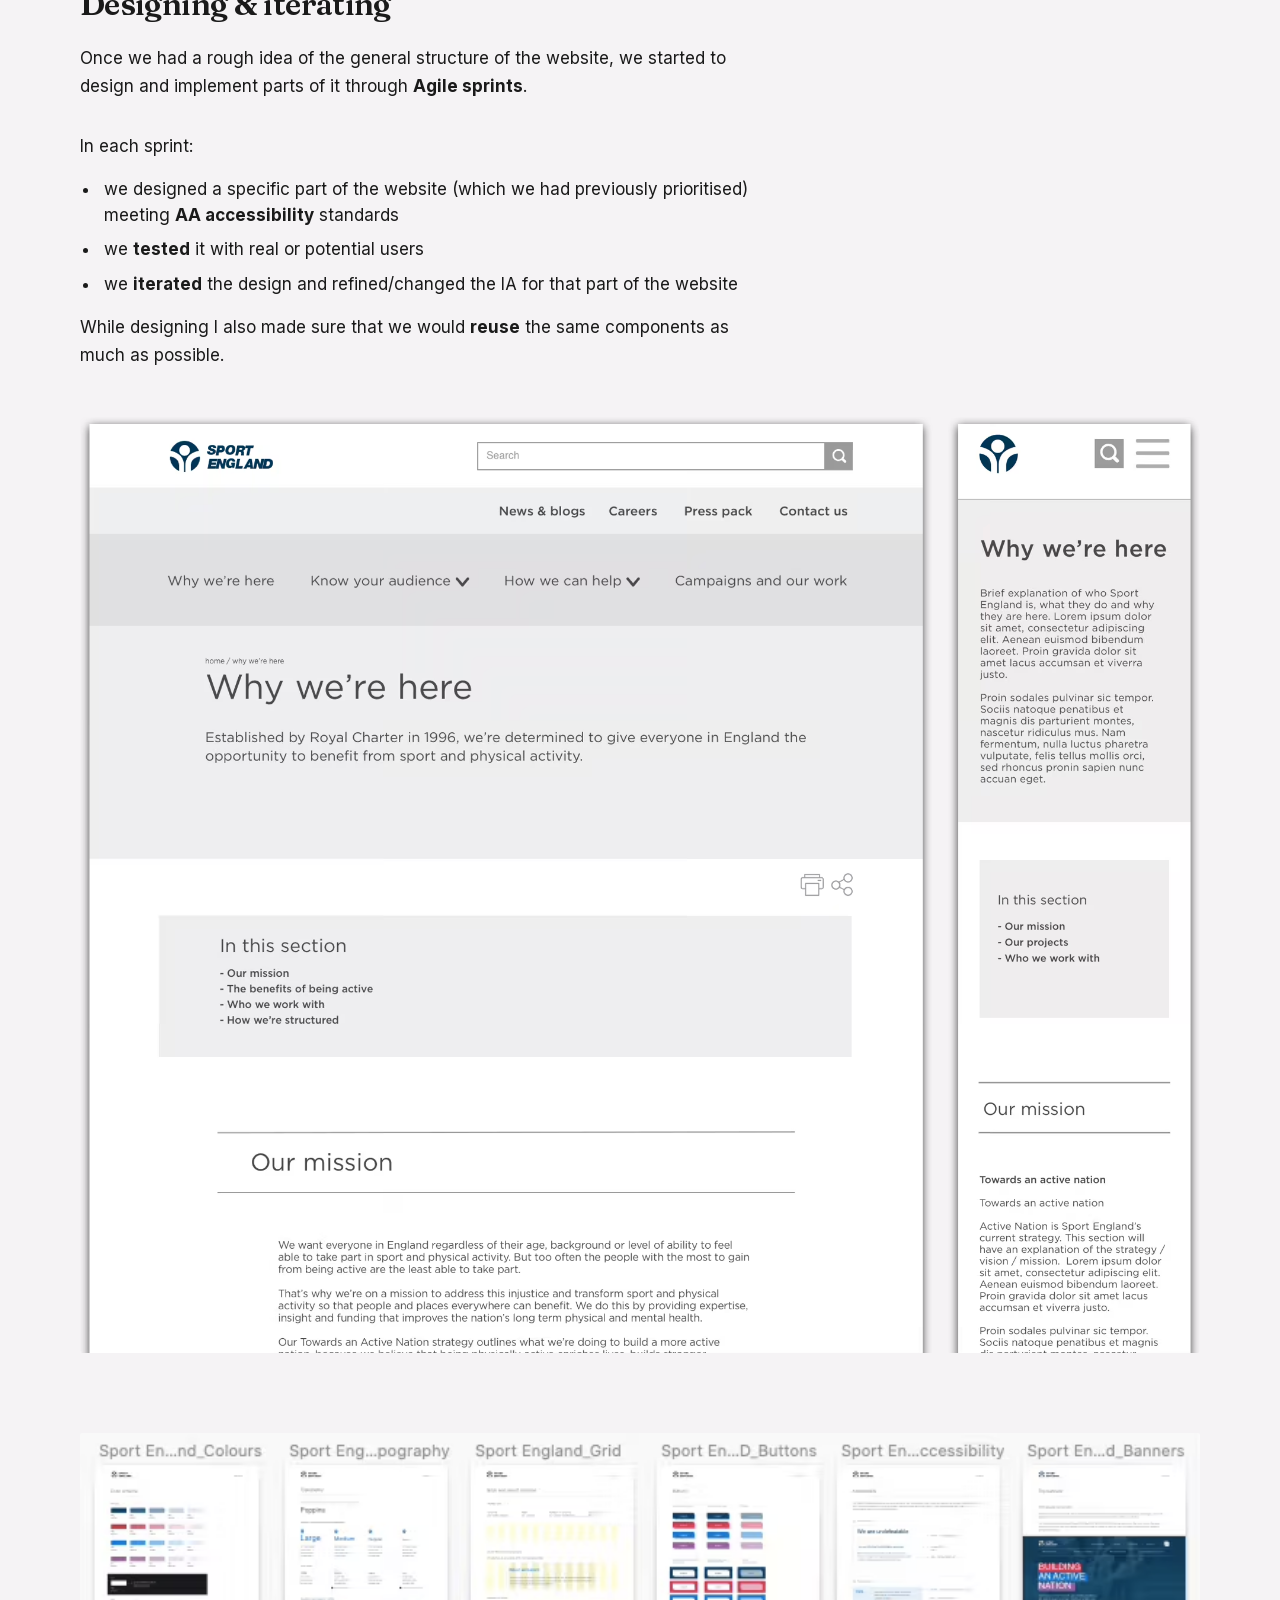
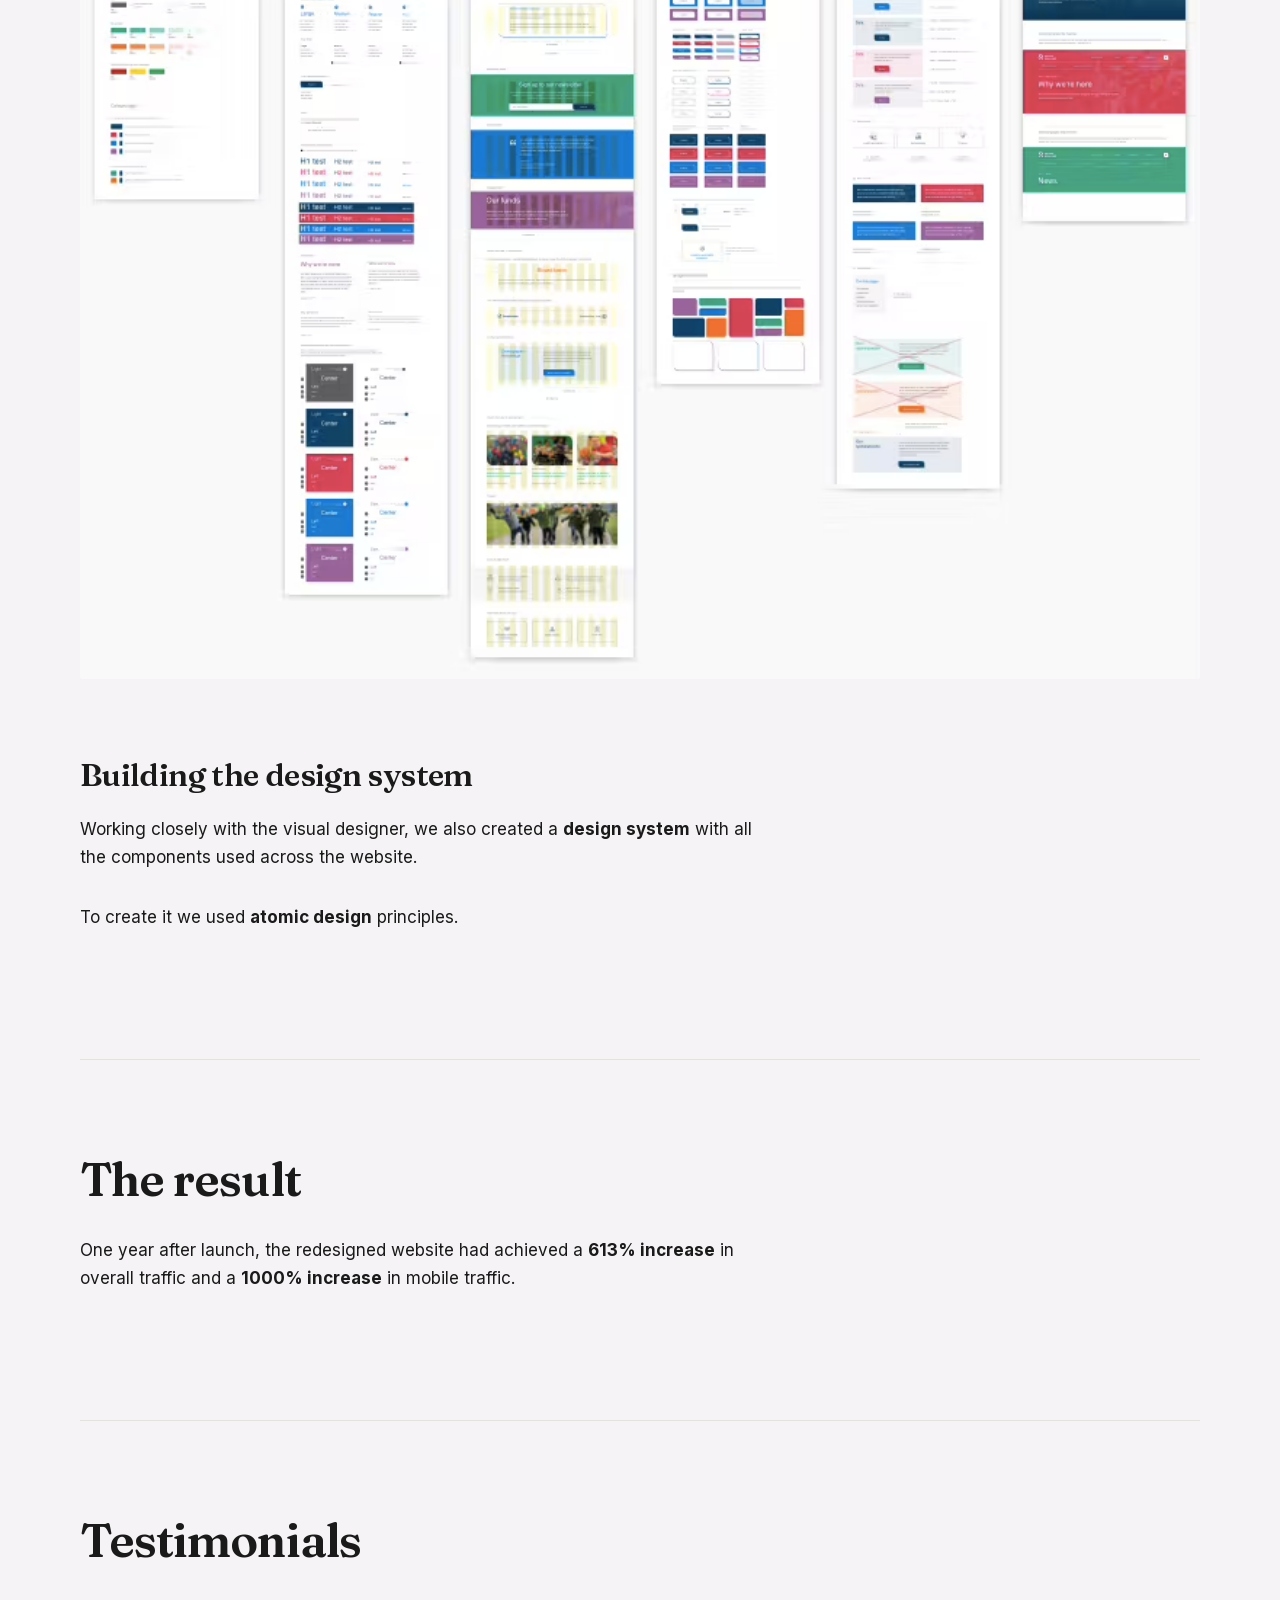
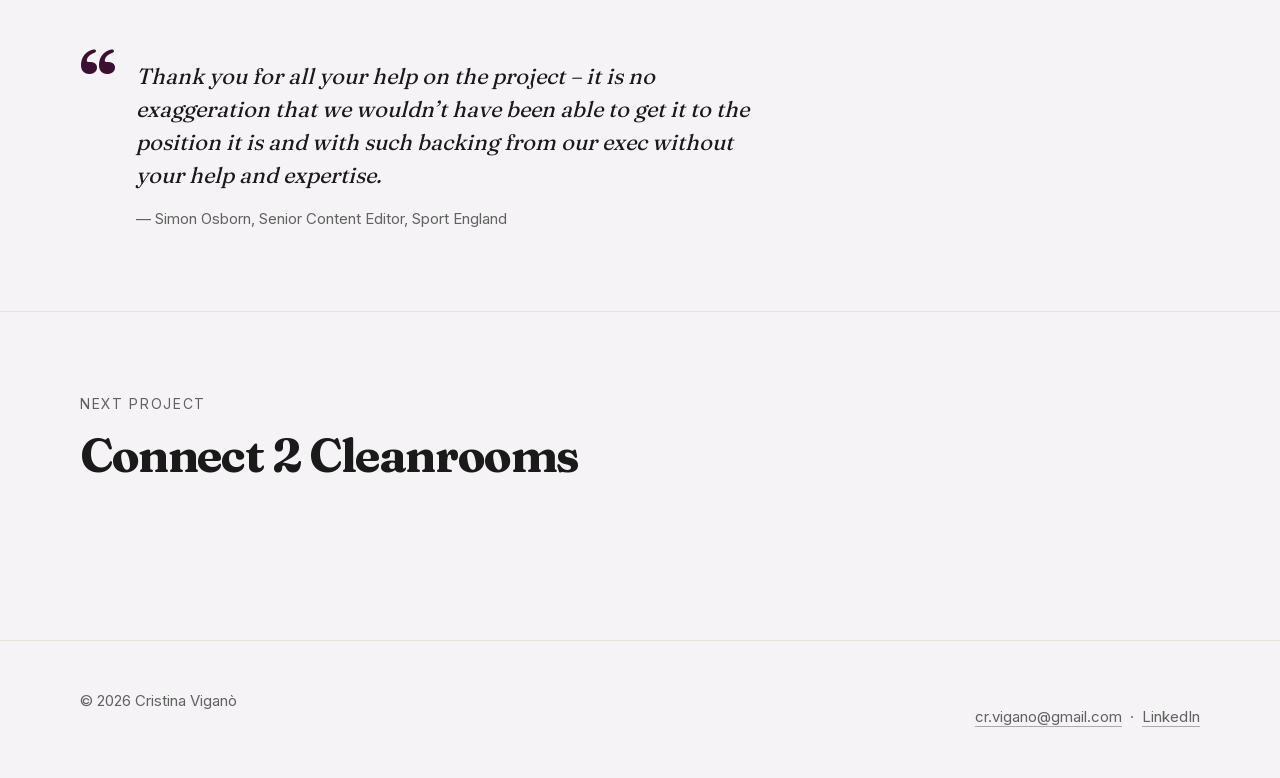
<file: sport-england.html>
<!doctype html>
<html lang="en">
    <head>
        <meta charset="utf-8" />
        <meta name="viewport" content="width=device-width, initial-scale=1" />
        <title>Sport England &middot; Cristina Viganò</title>
        <meta name="description" content="Their content-heavy website is accessed by thousands of businesses and end users every day, each of them searching for specific information. However, its structure was no longer fi" />
        <meta name="theme-color" content="#f5f3f5" />
        <link
            rel="preload"
            href="fonts/inter-latin.woff2"
            as="font"
            type="font/woff2"
            crossorigin
        />
        <link
            rel="preload"
            href="fonts/fraunces-latin.woff2"
            as="font"
            type="font/woff2"
            crossorigin
        />
        <script>document.documentElement.classList.add("js");</script>
        <script src="nav.js" defer></script>
        <link rel="stylesheet" href="styles.css" />
    </head>
    <body>
        <a href="#main" class="skip-link">Skip to content</a>

        <header class="site-header">
            <div class="container">
                <nav class="site-nav" aria-label="Primary">
                    <a href="index.html" class="site-name">Cristina Viganò</a>
                    <button
                        class="nav-toggle"
                        type="button"
                        aria-expanded="false"
                        aria-controls="site-menu"
                        aria-label="Open menu"
                    >
                        <span class="nav-toggle__bars" aria-hidden="true"></span>
                    </button>
                    <ul class="nav-list" id="site-menu">
                        <li><a href="index.html">Home</a></li>
                        <li><a href="projects.html" aria-current="page">Projects</a></li>
                        <li><a href="fun.html">On the side</a></li>
                        <li><a href="contact.html">Get in touch</a></li>
                    </ul>
                </nav>
            </div>
        </header>

        <main id="main">
            <section class="hero">
                <div class="container">
                    <p class="case-back">
                        <a href="projects.html"><span aria-hidden="true">&larr;</span> Back to all projects</a>
                    </p>
                    <p class="eyebrow">2019 &middot; Sport England</p>
                    <h1>Sport England</h1>
                    <ul class="case-tags"><li>Redesigning a content reach website</li><li>UX strategy</li><li>Team leading</li><li>Agile</li><li>Content strategy</li></ul>
                </div>
            </section>

            <section class="case-intro-section">
                <div class="container">
                    <div class="case-narrative">
                        <h2 class="case-narrative__label">About sport england</h2>
                        <p>Sport England is the public body responsible for <strong>growing and developing grassroots sport</strong> and physical activity in England, distributing funding and supporting communities to be more active.</p>
                    </div>
                    <div class="case-narrative">
                        <h2 class="case-narrative__label">The problem</h2>
                        <p>Their <strong>content-heavy website</strong> is accessed by thousands of businesses and end users every day, each of them searching for specific information. However, its structure was no longer fit for purpose: The content had been growing but the <strong>information architecture</strong> had never been reviewed.</p>
                        <p>As a consequence, there was <strong>duplicate content</strong>, <strong>outdated information</strong> and <strong>unintuitive user journeys</strong>.</p>
                        <p>Following a <strong>UCD</strong>, I lead the design team to rebuild the whole website, following <strong>agile sprints</strong>.</p>
                    </div>
                    <div class="case-narrative">
                        <h2 class="case-narrative__label">My role</h2>
                        <p><strong>Leading a team of 2 UX designers and 1 visual designer</strong>.</p>
                    </div>
                    <div class="case-narrative">
                        <h2 class="case-narrative__label">Challenges</h2>
                        <ul class="case-list">
                            <li>Working in an <strong>agile</strong> fast-paced environment</li>
                            <li>Reorganising a <strong>large amount of content</strong></li>
                            <li>Designing for a <strong>very varied audience</strong></li>
                        </ul>
                    </div>
                    <ul class="stat-cards" aria-label="Headline results">
                        <li>
                            <p class="stat-cards__value">+613%</p>
                            <p class="stat-cards__label">Increase in traffic 1 year after launch</p>
                        </li>
                        <li>
                            <p class="stat-cards__value">+1000%</p>
                            <p class="stat-cards__label">Increase in mobile traffic</p>
                        </li>
                    </ul>
                </div>
            </section>

            <section class="case-body">
                <div class="container">
                <ol class="project-timeline" aria-label="Project timeline">
                    <li>
                        <a href="#audience">
                            <p class="project-timeline__phase">Defining the audience</p>
                            <p class="project-timeline__note">B2B or B2C, and identifying personas.</p>
                        </a>
                    </li>
                    <li>
                        <a href="#content">
                            <p class="project-timeline__phase">Content strategy</p>
                            <p class="project-timeline__note">Content audit, sitemap and IA.</p>
                        </a>
                    </li>
                    <li>
                        <a href="#design">
                            <p class="project-timeline__phase">Design &amp; iterate</p>
                            <p class="project-timeline__note">Agile sprints and the design system.</p>
                        </a>
                    </li>
                    <li>
                        <a href="#result">
                            <p class="project-timeline__phase">The result</p>
                            <p class="project-timeline__note">613% more traffic, 1000% mobile growth.</p>
                        </a>
                    </li>
                </ol>
                <div class="case-narrative">
                    <h2 id="audience">Defining the audience</h2>
                    <h2 class="case-narrative__label">B2B or B2C?</h2>
                    <p>After a kick off workshop and after speaking to the main <strong>stakeholders</strong>, it became clear that a big problem was that the current website was trying to speak to too many audiences without a proper logic behind it.</p>
                    <p>We needed to identify our audience and their needs.</p>
                    <p>One of the first decisions was to understand whether the website should have been <strong>B2C or B2B</strong>, or both.</p>
                    <p>I wrote a <strong>research strategy plan</strong> which included interviews to:</p>
                    <ul class="case-list">
                        <li><strong>Sport England employees</strong></li>
                        <li><strong>current and potential partners</strong></li>
                        <li>people who previously applied for <strong>grants</strong> or who could do it in future</li>
                        <li><strong>general public</strong></li>
                    </ul>
                    <p>Following this research, it became clear that Sport England needed to focus on <strong>B2B communication only</strong>, and redirect general public to the relevant satellite websites.</p>
                </div>
                <figure class="case-figure">
                    <div class="case-figure__media">
                        <picture>
                            <source srcset="images/sport-england/01.avif" type="image/avif" />
                            <source srcset="images/sport-england/01.webp" type="image/webp" />
                            <img src="images/sport-england/01.png" alt="Sport England. 1 - b2b or b2c?. Image 1." loading="lazy" decoding="async" />
                        </picture>
                    </div>
                </figure>
                <div class="case-narrative">
                    <h2 class="case-narrative__label">Identifying personas</h2>
                    <p>However, even reducing the communication to “only” B2B, this still meant addressing a wide range of different organisations and businesses.</p>
                    <p>To be able to build a solid <strong>content strategy</strong>, we needed to identify <strong>personas</strong>.</p>
                    <p>Analysing the needs, goals and motivations of the B2B audience, I was able to identify <strong>3 primary personas</strong>:</p>
                    <ul class="case-list">
                        <li><strong>Advocate</strong> – professionals that support Sport England’s strategy, making decisions and developing policies.</li>
                        <li><strong>Facilitator</strong> – professionals that apply the local strategy, acting as the bridge between the Advocate and Implementor.</li>
                        <li><strong>Implementer</strong> – professionals that provide sports or activities to the general public, less involved with the national strategy.</li>
                    </ul>
                </div>
                <figure class="case-figure">
                    <div class="case-figure__media">
                        <picture>
                            <source srcset="images/sport-england/02.avif" type="image/avif" />
                            <source srcset="images/sport-england/02.webp" type="image/webp" />
                            <img src="images/sport-england/02.png" alt="Sport England. 2 - identifying personas. Image 2." loading="lazy" decoding="async" />
                        </picture>
                    </div>
                </figure>
                <hr class="case-divider" />
                <div class="case-narrative">
                    <h2 id="content">Content strategy</h2>
                    <h2 class="case-narrative__label">The biggest challenge: the content</h2>
                    <p>Now that we had the personas, we could move onto the most challenging aspect of this project: the amount of <strong>content</strong> we had to deal with.</p>
                    <p>To make sure that the new website would support a better IA, I set up the following strategy:</p>
                    <ul class="case-list">
                        <li>The client hired some <strong>copywriters</strong>. My team and I then worked closely with them to avoid a gap between content and design</li>
                        <li>I <strong>audited</strong> the current content to analyse where the main issues were</li>
                        <li>I set up and tested (with online <strong>tree testing</strong>) a first high level <strong>sitemap</strong>, which we would have refined during each sprint rather than setting it in stone from the beginning</li>
                        <li>I worked closely with the marketing team to optimise the <strong>SEO</strong></li>
                    </ul>
                </div>
                <figure class="case-figure">
                    <div class="case-figure__media">
                        <picture>
                            <source srcset="images/sport-england/03.avif" type="image/avif" />
                            <source srcset="images/sport-england/03.webp" type="image/webp" />
                            <img src="images/sport-england/03.png" alt="Sport England. 3 - the biggest challenge: the content. Image 3." loading="lazy" decoding="async" />
                        </picture>
                    </div>
                </figure>
                <hr class="case-divider" />
                <div class="case-narrative">
                    <h2 id="design">Design &amp; iterate</h2>
                    <h2 class="case-narrative__label">Designing &amp; iterating</h2>
                    <p>Once we had a rough idea of the general structure of the website, we started to design and implement parts of it through <strong>Agile sprints</strong>.</p>
                    <p>In each sprint:</p>
                    <ul class="case-list">
                        <li>we designed a specific part of the website (which we had previously prioritised) meeting <strong>AA accessibility</strong> standards</li>
                        <li>we <strong>tested</strong> it with real or potential users</li>
                        <li>we <strong>iterated</strong> the design and refined/changed the IA for that part of the website</li>
                    </ul>
                    <p>While designing I also made sure that we would <strong>reuse</strong> the same components as much as possible.</p>
                </div>
                <figure class="case-figure">
                    <div class="case-figure__media">
                        <picture>
                            <source srcset="images/sport-england/04.avif" type="image/avif" />
                            <source srcset="images/sport-england/04.webp" type="image/webp" />
                            <img src="images/sport-england/04.png" alt="Sport England. 4 - designing &amp; iterating. Image 4." loading="lazy" decoding="async" />
                        </picture>
                    </div>
                </figure>
                <figure class="case-figure">
                    <div class="case-figure__media">
                        <picture>
                            <source srcset="images/sport-england/05.avif" type="image/avif" />
                            <source srcset="images/sport-england/05.webp" type="image/webp" />
                            <img src="images/sport-england/05.png" alt="Sport England. 4 - designing &amp; iterating. Image 5." loading="lazy" decoding="async" />
                        </picture>
                    </div>
                </figure>
                <div class="case-narrative">
                    <h2 class="case-narrative__label">Building the design system</h2>
                    <p>Working closely with the visual designer, we also created a <strong>design system</strong> with all the components used across the website.</p>
                    <p>To create it we used <strong>atomic design</strong> principles.</p>
                </div>
                <hr class="case-divider" />
                <div class="case-narrative">
                    <h2 id="result">The result</h2>
                    <p>One year after launch, the redesigned website had achieved a <strong>613% increase</strong> in overall traffic and a <strong>1000% increase</strong> in mobile traffic.</p>
                </div>
                <hr class="case-divider" />
                <div class="case-narrative">
                    <h2>Testimonials</h2>
                </div>
                <blockquote class="case-quote">
                    Thank you for all your help on the project – it is no exaggeration that we wouldn’t have been able to get it to the position it is and with such backing from our exec without your help and expertise.
                    <cite>Simon Osborn, Senior Content Editor, Sport England</cite>
                </blockquote>
                </div>
            </section>

            <section class="case-next">
                <div class="container">
                    <a href="c2c.html">
                        <p class="case-next__label">Next project</p>
                        <span class="case-next__title">Connect 2 Cleanrooms</span>
                    </a>
                </div>
            </section>
        </main>

        <footer class="site-footer">
            <div class="container footer-row">
                <p>&copy; 2026 Cristina Viganò</p>
                <p>
                    <a href="mailto:cr.vigano@gmail.com">cr.vigano@gmail.com</a>
                    &nbsp;&middot;&nbsp;
                    <a href="https://www.linkedin.com/in/cristinavigano/" rel="me noopener">LinkedIn</a>
                </p>
            </div>
        </footer>
    </body>
</html>
</file>
<file: styles.css>
/* -------------------------------------------------------------------------
   Cristina Viganò — portfolio styles
   Minimal, refined, AA-accessible, low-carbon.
   ------------------------------------------------------------------------- */

/* Type: Inter for text and Fraunces for headings, both self-hosted as
   Latin-only WOFF2 (Fraunces is a free stand-in for Cooper). */
@font-face {
    font-family: "Inter";
    font-style: normal;
    font-weight: 400 700;
    font-display: swap;
    src: url("fonts/inter-latin.woff2") format("woff2");
}

@font-face {
    font-family: "Fraunces";
    font-style: normal;
    font-weight: 400 700;
    font-display: swap;
    src: url("fonts/fraunces-latin.woff2") format("woff2");
}

:root {
    --bg: #f5f3f5;
    --ink: #1a1a1a;
    --muted: #616161;
    --line: #e5e2d9;
    --accent: #3c1030;
    --plum: #3c1030;
    --brick: #c84e3e;
    --intro-bg: #ebe7ec;

    --serif: "Fraunces", Georgia, "Times New Roman", serif;
    --sans: "Inter", -apple-system, BlinkMacSystemFont, "Segoe UI",
        Helvetica, Arial, sans-serif;

    --step-0: 1.0625rem;
    --step-1: clamp(1.125rem, 0.5vw + 1rem, 1.375rem);
    --step-2: clamp(1.5rem, 1.2vw + 1rem, 2.125rem);
    --step-3: clamp(2rem, 2.4vw + 1rem, 3rem);
    --step-4: clamp(2.75rem, 4.5vw + 1rem, 4.75rem);
    --step-5: clamp(3.5rem, 7.5vw + 1rem, 7rem);

    --space-2xs: 0.25rem;
    --space-xs: 0.5rem;
    --space-s: 1rem;
    --space-m: 1.75rem;
    --space-l: 3rem;
    --space-xl: 5rem;
    --space-2xl: 8rem;
    --space-3xl: 12rem;

    --measure: 62ch;
    --container: 78rem;
}

/* Reset */
*,
*::before,
*::after {
    box-sizing: border-box;
}

html,
body,
h1,
h2,
h3,
h4,
p,
ul,
ol,
figure,
blockquote,
dl,
dd {
    margin: 0;
    padding: 0;
}

ul,
ol {
    list-style: none;
}

img,
picture,
svg {
    max-width: 100%;
    display: block;
    height: auto;
}

/* Base */
html {
    font-size: 100%;
    scroll-behavior: smooth;
    -webkit-text-size-adjust: 100%;
}

body {
    background: var(--bg);
    color: var(--ink);
    font-family: var(--sans);
    font-size: var(--step-0);
    line-height: 1.65;
    -webkit-font-smoothing: antialiased;
    -moz-osx-font-smoothing: grayscale;
    text-rendering: optimizeLegibility;
    min-height: 100vh;
    display: flex;
    flex-direction: column;
}

h1,
h2,
h3,
h4 {
    font-family: var(--serif);
    font-weight: 700;
    line-height: 1.02;
    letter-spacing: -0.03em;
    text-wrap: balance;
}

h1 {
    font-size: var(--step-5);
}

h2 {
    font-size: var(--step-4);
}

h3 {
    font-size: var(--step-3);
}

h4 {
    font-size: var(--step-2);
}

p {
    max-width: var(--measure);
    text-wrap: pretty;
}

p + p {
    margin-top: var(--space-s);
}

a {
    color: var(--ink);
    text-decoration: underline;
    text-decoration-thickness: 1px;
    text-underline-offset: 0.25em;
    text-decoration-color: rgba(60, 16, 48, 0.35);
    transition: color 120ms ease-in-out,
        text-decoration-color 120ms ease-in-out,
        text-decoration-thickness 120ms ease-in-out;
}

a:hover {
    color: var(--accent);
    text-decoration-color: var(--accent);
    text-decoration-thickness: 2px;
}

a:focus-visible {
    outline: 2px solid var(--accent);
    outline-offset: 4px;
    border-radius: 2px;
}

::selection {
    background: var(--accent);
    color: var(--bg);
}

/* Skip link */
.skip-link {
    position: absolute;
    left: 0.5rem;
    top: 0.5rem;
    padding: 0.75rem 1rem;
    background: var(--ink);
    color: var(--bg);
    text-decoration: none;
    transform: translateY(-200%);
    transition: transform 150ms ease-in-out;
    z-index: 100;
}

.skip-link:focus {
    transform: translateY(0);
}

/* Layout */
.container {
    width: 100%;
    max-width: var(--container);
    margin-inline: auto;
    padding-inline: 1.5rem;
}

@media (min-width: 48rem) {
    .container {
        padding-inline: 3rem;
    }
}

@media (min-width: 80rem) {
    .container {
        padding-inline: 4rem;
    }
}

main {
    flex: 1 0 auto;
}

/* Header and navigation */
.site-header {
    padding-block: var(--space-m);
}

.site-nav {
    display: flex;
    flex-wrap: wrap;
    align-items: baseline;
    justify-content: space-between;
    gap: var(--space-s) var(--space-m);
}

.site-name {
    font-family: var(--serif);
    font-size: 1.125rem;
    font-weight: 500;
    letter-spacing: -0.005em;
    text-decoration: none;
}

.site-name:hover,
.site-name:focus-visible {
    text-decoration: none;
}

.nav-list {
    display: flex;
    flex-wrap: wrap;
    gap: var(--space-s) var(--space-m);
    font-size: 1rem;
}

.nav-list a {
    text-decoration: none;
    color: var(--muted);
}

.nav-list a:hover,
.nav-list a[aria-current="page"] {
    color: var(--ink);
    text-decoration: underline;
    text-underline-offset: 0.35em;
}

/* Sections */
.section {
    padding-block: var(--space-xl);
}

.section + .section {
    border-top: 1px solid var(--line);
}

.hero {
    padding-block: var(--space-2xl) var(--space-xl);
}

@media (min-width: 48rem) {
    .hero {
        padding-block: var(--space-3xl) var(--space-2xl);
    }
}

.eyebrow {
    color: var(--muted);
    font-size: 0.875rem;
    letter-spacing: 0.12em;
    text-transform: uppercase;
    margin-bottom: var(--space-m);
    font-family: var(--sans);
}

.lead {
    font-size: var(--step-2);
    font-family: var(--serif);
    font-weight: 400;
    line-height: 1.2;
    letter-spacing: -0.02em;
    max-width: 30ch;
    color: var(--ink);
    text-wrap: balance;
}

.body-lead {
    font-size: var(--step-1);
    line-height: 1.55;
    max-width: 50ch;
    color: var(--ink);
    margin-top: var(--space-m);
}

.section-title {
    margin-bottom: var(--space-l);
}

/* Projects list — big year / small copy, Sketchin-style contrast */
.project-list {
    display: flex;
    flex-direction: column;
}

.project {
    border-top: 1px solid var(--line);
    padding-block: var(--space-l);
    display: grid;
    gap: var(--space-s);
    align-items: baseline;
}

@media (min-width: 48rem) {
    .project {
        grid-template-columns: minmax(10rem, 14rem) 1fr;
        gap: var(--space-l);
    }
}

.project:last-child {
    border-bottom: 1px solid var(--line);
}

.project-meta {
    color: var(--accent);
    font-family: var(--serif);
    font-weight: 700;
    font-size: var(--step-4);
    line-height: 0.95;
    letter-spacing: -0.03em;
    font-variant-numeric: tabular-nums;
    text-transform: none;
}

.project-title {
    font-family: var(--serif);
    font-size: var(--step-1);
    font-weight: 400;
    line-height: 1.3;
    letter-spacing: -0.005em;
    text-wrap: balance;
}

.project-title a {
    text-decoration: none;
    text-decoration-color: transparent;
}

.project-title a:hover {
    text-decoration: underline;
    text-decoration-thickness: 1px;
    text-underline-offset: 0.15em;
}

.project-summary {
    color: var(--muted);
    margin-top: var(--space-xs);
    max-width: 55ch;
}

/* CTA link */
.cta {
    display: inline-flex;
    align-items: center;
    gap: 0.5rem;
    margin-top: var(--space-l);
    font-size: var(--step-1);
    font-family: var(--serif);
    font-weight: 700;
    letter-spacing: -0.01em;
    text-decoration: none;
    color: var(--ink);
    border-bottom: 1px solid var(--accent);
    padding-bottom: 0.15em;
    transition: color 120ms ease-in-out,
        border-color 120ms ease-in-out;
}

.cta::after {
    content: "\2192";
    color: var(--accent);
    transition: transform 150ms ease-in-out;
}

.cta:hover,
.cta:focus-visible {
    color: var(--accent);
}

.cta:hover::after,
.cta:focus-visible::after {
    transform: translateX(4px);
}

/* Contact details */
.contact-list {
    display: grid;
    grid-template-columns: max-content 1fr;
    gap: var(--space-s) var(--space-m);
    margin-top: var(--space-l);
    max-width: 40rem;
}

.contact-list dt {
    color: var(--muted);
    font-size: 0.875rem;
    letter-spacing: 0.1em;
    text-transform: uppercase;
    align-self: center;
}

.contact-list dd {
    font-size: var(--step-1);
    font-family: var(--serif);
    font-weight: 500;
    letter-spacing: -0.01em;
}

/* Footer */
.site-footer {
    flex-shrink: 0;
    padding-block: var(--space-l);
    margin-top: var(--space-xl);
    border-top: 1px solid var(--line);
    color: var(--muted);
    font-size: 0.9375rem;
}

.footer-row {
    display: flex;
    flex-wrap: wrap;
    justify-content: space-between;
    gap: var(--space-s) var(--space-m);
}

.footer-row a {
    color: var(--muted);
}

/* Fun projects intro */
.fun-intro {
    max-width: 50ch;
    margin-top: var(--space-m);
    color: var(--muted);
    font-size: var(--step-1);
    line-height: 1.55;
}

/* Work list, used on the projects page */
.work-list {
    display: flex;
    flex-direction: column;
    gap: var(--space-l);
    margin-top: var(--space-xl);
    list-style: none;
    padding: 0;
}

.work-card {
    background: var(--card-bg, #eeeae0);
    color: var(--card-fg, var(--ink));
    border-radius: 10px;
    padding: var(--space-m);
    display: grid;
    grid-template-columns: 1fr;
    gap: var(--space-s);
    scroll-margin-top: var(--space-l);
    overflow: hidden;
    position: relative;
    transition: transform 220ms ease-out, box-shadow 220ms ease-out;
}

.work-card:hover,
.work-card:focus-within {
    transform: translateY(-4px);
    box-shadow: 0 12px 32px -12px rgba(26, 26, 26, 0.25);
}

.work-card__text {
    display: flex;
    flex-direction: column;
    gap: var(--space-xs);
    align-items: flex-start;
}

@media (min-width: 48rem) {
    .work-card {
        grid-template-columns: minmax(0, 0.9fr) minmax(0, 1.3fr);
        gap: var(--space-l);
        align-items: center;
        padding: var(--space-l) var(--space-l) var(--space-l) var(--space-xl);
    }

    .work-card__media {
        margin-top: 0;
    }
}

.work-card__eyebrow {
    color: inherit;
    opacity: 0.75;
    font-size: 0.8125rem;
    letter-spacing: 0.12em;
    text-transform: uppercase;
    margin: 0;
}

.work-card__title {
    font-family: var(--serif);
    font-weight: 700;
    font-size: var(--step-3);
    line-height: 1.05;
    max-width: 22ch;
    letter-spacing: -0.03em;
    text-wrap: balance;
    margin: 0;
    color: inherit;
}

.work-card__title a {
    color: inherit;
    text-decoration: none;
}

.work-card__title a::before {
    content: "";
    position: absolute;
    inset: 0;
    z-index: 1;
}

.work-card__title a:focus-visible {
    outline: none;
}

.work-card:focus-within {
    outline: 2px solid var(--card-fg, var(--accent));
    outline-offset: 4px;
}

.work-card__tag {
    display: inline-block;
    align-self: flex-start;
    padding: 0.3125rem 0.8125rem;
    border: 1px solid currentColor;
    border-radius: 999px;
    font-size: 0.7rem;
    letter-spacing: 0.1em;
    text-transform: uppercase;
    color: inherit;
    opacity: 0.85;
    margin-top: var(--space-2xs);
}

.work-card__media {
    aspect-ratio: 4 / 3;
    width: 100%;
    background: transparent;
    overflow: hidden;
    margin-top: 0;
    border-radius: 2px;
    position: relative;
}

.work-card__media picture {
    display: block;
    width: 100%;
    height: 100%;
}

.work-card__media img {
    width: 100%;
    height: 100%;
    object-fit: contain;
    display: block;
}

/* Case study layout */
.case-meta {
    display: grid;
    grid-template-columns: 1fr;
    gap: var(--space-m);
    margin-top: var(--space-l);
    padding-block: var(--space-m);
    border-top: 1px solid var(--line);
    border-bottom: 1px solid var(--line);
}

@media (min-width: 40rem) {
    .case-meta {
        grid-template-columns: repeat(2, 1fr);
    }
}

@media (min-width: 64rem) {
    .case-meta {
        grid-template-columns: repeat(4, 1fr);
    }
}

.case-meta dt {
    color: var(--muted);
    font-size: 0.8125rem;
    letter-spacing: 0.1em;
    text-transform: uppercase;
    margin-bottom: var(--space-2xs);
}

.case-meta dd {
    font-family: var(--serif);
    font-size: var(--step-1);
    font-weight: 500;
    letter-spacing: -0.01em;
    line-height: 1.3;
}

.case-body {
    padding-block: var(--space-xl);
}

.case-body > .container {
    display: flex;
    flex-direction: column;
    gap: var(--space-xl);
}

.case-narrative {
    max-width: 42rem;
    display: flex;
    flex-direction: column;
    gap: var(--space-s);
}

.case-divider {
    border: none;
    border-top: 1px solid var(--line);
    width: 100%;
    max-width: none;
    margin: var(--space-l) 0 var(--space-s);
}

.case-intro-section {
    background: var(--intro-bg);
    padding-block: var(--space-xl);
}

/* The hero's curved edge opens onto the intro panel, with no gap between. */
.hero:has(+ .case-intro-section) {
    background-color: var(--intro-bg);
}

/* Same on the Fun page, where the first accordion band is white. */
.hero:has(+ .fun-accordions) {
    background-color: #fff;
}

.case-intro-section > .container {
    display: flex;
    flex-direction: column;
    gap: var(--space-m);
}

.case-lead {
    font-size: var(--step-2);
    line-height: 1.4;
    max-width: 55ch;
    margin-top: var(--space-m);
}

.case-tags {
    list-style: none;
    padding: 0;
    margin: var(--space-l) 0 0;
    display: flex;
    flex-wrap: wrap;
    gap: 0.5rem;
}

.case-tags li {
    display: inline-block;
    padding: 0.375rem 0.875rem;
    border: 1px solid var(--line);
    border-radius: 999px;
    font-size: 0.75rem;
    letter-spacing: 0.08em;
    text-transform: uppercase;
    color: var(--muted);
}

.case-narrative ul.case-list {
    list-style: disc;
    padding-left: 1.25rem;
    margin: 0;
    display: flex;
    flex-direction: column;
    gap: var(--space-xs);
}

.case-narrative ul.case-list li {
    padding-left: 0.25rem;
    line-height: 1.55;
}

.case-back {
    margin-bottom: var(--space-m);
    font-size: 0.9375rem;
    color: var(--muted);
    max-width: none;
}

.case-back a {
    color: inherit;
    text-decoration: none;
    border-bottom: 1px solid rgba(60, 16, 48, 0.3);
    transition: color 120ms, border-color 120ms;
}

.case-back a:hover,
.case-back a:focus-visible {
    color: var(--accent);
    border-bottom-color: var(--accent);
}

.case-narrative h2 {
    font-size: var(--step-3);
    margin-bottom: var(--space-s);
}

.case-narrative h3 {
    font-size: var(--step-2);
    margin-top: var(--space-m);
    margin-bottom: var(--space-xs);
}

.case-narrative__label {
    font-size: var(--step-2) !important;
    font-family: var(--serif);
    font-weight: 600;
    letter-spacing: -0.02em;
    text-transform: none;
    color: var(--ink);
    margin-top: 0 !important;
    margin-bottom: var(--space-xs) !important;
}

.case-intro-section .case-narrative__label {
    font-size: var(--step-2) !important;
    font-weight: 700;
    letter-spacing: 0;
    text-transform: none;
    color: var(--ink);
    margin-bottom: var(--space-s) !important;
}

.case-narrative + .case-figure {
    margin-top: calc(var(--space-l) - var(--space-xl));
}

.case-figure--blend .case-figure__media {
    background: var(--bg);
    isolation: isolate;
}

.case-figure--blend .case-figure__media img {
    mix-blend-mode: darken;
    image-rendering: -webkit-optimize-contrast;
}

.case-figure-row {
    display: grid;
    grid-template-columns: repeat(3, 1fr);
    gap: var(--space-s);
    align-items: start;
}

.case-figure-row .case-figure {
    margin: 0;
}

.case-figure-row .case-figure__media {
    max-width: none;
    margin-inline: 0;
}

@media (max-width: 720px) {
    .case-figure-row {
        grid-template-columns: 1fr;
    }
}

.stat-cards {
    list-style: none;
    padding: 0;
    margin: 0;
    display: grid;
    grid-template-columns: repeat(2, 1fr);
    gap: var(--space-s);
}

.stat-cards li {
    display: flex;
    flex-direction: column;
    gap: var(--space-xs);
    padding: var(--space-l) var(--space-m);
    border: 1px solid var(--line);
    border-radius: 4px;
    background: rgba(255, 255, 255, 0.35);
}

.stat-cards__value {
    font-family: var(--serif);
    font-size: var(--step-4);
    font-weight: 700;
    line-height: 1;
    color: var(--accent);
    margin: 0;
}

.stat-cards__label {
    font-size: 0.9375rem;
    color: var(--muted);
    line-height: 1.4;
    margin: 0;
}

@media (max-width: 560px) {
    .stat-cards {
        grid-template-columns: 1fr;
    }
}

.design-process {
    display: grid;
    grid-template-columns: 1fr auto 1fr;
    align-items: center;
    gap: var(--space-m);
    padding: var(--space-l) var(--space-m);
    background: rgba(255, 255, 255, 0.35);
    border: 1px solid var(--line);
    border-radius: 4px;
    max-width: 44rem;
    color: var(--accent);
    margin: 0;
}

.design-process__panel {
    display: flex;
    flex-direction: column;
    align-items: center;
    gap: var(--space-m);
    text-align: center;
}

.design-process__title {
    font-family: var(--sans);
    font-size: 0.8125rem;
    font-weight: 700;
    text-transform: uppercase;
    letter-spacing: 0.14em;
    color: var(--ink);
    margin: 0;
}

.design-process__loop {
    display: grid;
    grid-template-columns: auto minmax(4rem, 1fr) auto;
    align-items: center;
    gap: var(--space-xs);
}

.design-process__node {
    font-family: var(--serif);
    font-size: var(--step-1);
    font-weight: 500;
    color: var(--ink);
    line-height: 1.15;
    text-align: center;
    max-width: 6rem;
}

.design-process__cycle,
.design-process__connector svg {
    width: 100%;
    fill: none;
    stroke: currentColor;
    stroke-width: 1.75;
    stroke-linecap: round;
    stroke-linejoin: round;
}

.design-process__cycle {
    height: 4.5rem;
}

.design-process__connector svg {
    width: 3rem;
    height: 1rem;
}

@media (max-width: 640px) {
    .design-process {
        grid-template-columns: 1fr;
    }
    .design-process__connector svg {
        transform: rotate(90deg);
        margin-inline: auto;
        display: block;
    }
}

.case-figure--small .case-figure__media {
    max-width: 24rem;
    margin-inline-start: 0;
    margin-inline-end: auto;
}

.case-figure--medium .case-figure__media {
    max-width: 40rem;
    margin-inline-start: 0;
    margin-inline-end: auto;
}

.brand-pillars {
    list-style: none;
    padding: 0;
    margin: 0;
    display: grid;
    grid-template-columns: repeat(5, 1fr);
    gap: var(--space-s);
    max-width: 56rem;
}

.brand-pillars li {
    display: flex;
    flex-direction: column;
    justify-content: space-between;
    gap: var(--space-m);
    padding: var(--space-m) var(--space-s);
    border: 1px solid var(--line);
    border-radius: 4px;
    background: rgba(255, 255, 255, 0.35);
    aspect-ratio: 3 / 4;
}

.brand-pillars__index {
    font-size: 0.75rem;
    font-weight: 700;
    letter-spacing: 0.12em;
    text-transform: uppercase;
    color: var(--muted);
}

.brand-pillars__name {
    font-family: var(--serif);
    font-size: var(--step-2);
    font-weight: 700;
    line-height: 1.05;
    color: var(--accent);
    margin: 0;
}

@media (max-width: 720px) {
    .brand-pillars {
        grid-template-columns: repeat(2, 1fr);
    }
}

@media (max-width: 420px) {
    .brand-pillars {
        grid-template-columns: 1fr;
    }
    .brand-pillars li {
        aspect-ratio: auto;
        flex-direction: row;
        align-items: center;
    }
}

.type-specimen {
    display: grid;
    gap: var(--space-l);
    padding: var(--space-l);
    border: 1px solid var(--line);
    border-radius: 4px;
    background: rgba(255, 255, 255, 0.35);
    max-width: 44rem;
}

.type-specimen__item {
    display: grid;
    gap: var(--space-s);
    grid-template-columns: 1fr;
}

.type-specimen__meta {
    display: flex;
    justify-content: space-between;
    align-items: baseline;
    gap: var(--space-s);
    font-size: 0.75rem;
    font-weight: 700;
    letter-spacing: 0.12em;
    text-transform: uppercase;
    color: var(--muted);
    border-bottom: 1px solid var(--line);
    padding-bottom: var(--space-xs);
}

.type-specimen__label {
    color: var(--ink);
}

.type-specimen__sample {
    margin: 0;
    line-height: 1.05;
    color: var(--ink);
    font-size: clamp(2.5rem, 5vw + 1rem, 4rem);
}

.type-specimen__sample--geist {
    font-family: "Geist", var(--sans);
    font-weight: 700;
    letter-spacing: -0.02em;
}

.type-specimen__sample--inter {
    font-family: "Inter", var(--sans);
    font-weight: 500;
    letter-spacing: -0.01em;
}

.type-specimen__glyphs {
    font-size: clamp(1.25rem, 1.5vw + 0.75rem, 1.5rem);
    color: var(--muted);
    letter-spacing: 0.05em;
}

.project-timeline {
    list-style: none;
    padding: 0;
    margin: 0;
    display: grid;
    grid-template-columns: repeat(4, 1fr);
    gap: var(--space-s);
    counter-reset: timeline;
    position: relative;
}

.project-timeline::before {
    content: "";
    position: absolute;
    top: 0.75rem;
    left: 0;
    right: 0;
    height: 1px;
    background: var(--line);
    z-index: 0;
}

.project-timeline li {
    counter-increment: timeline;
    position: relative;
    display: flex;
    flex-direction: column;
    gap: var(--space-xs);
    padding-top: var(--space-m);
}

.project-timeline li::before {
    content: counter(timeline, decimal-leading-zero);
    position: absolute;
    top: 0;
    left: 0;
    width: 1.5rem;
    height: 1.5rem;
    display: grid;
    place-items: center;
    border-radius: 999px;
    background: var(--accent);
    color: #fff;
    font-size: 0.6875rem;
    font-weight: 700;
    letter-spacing: 0.02em;
}

.project-timeline__phase {
    font-family: var(--serif);
    font-size: var(--step-1);
    font-weight: 700;
    line-height: 1.15;
    color: var(--ink);
    margin: 0;
}

.project-timeline__note {
    font-size: 0.875rem;
    color: var(--muted);
    line-height: 1.4;
    margin: 0;
}

.project-timeline a {
    color: inherit;
    text-decoration: none;
    display: flex;
    flex-direction: column;
    gap: var(--space-xs);
    height: 100%;
    transition: color 120ms ease-in-out;
}

.project-timeline a:hover .project-timeline__phase,
.project-timeline a:focus-visible .project-timeline__phase {
    color: var(--accent);
}

.project-timeline a:focus-visible {
    outline: 2px solid var(--accent);
    outline-offset: 4px;
    border-radius: 2px;
}

@media (max-width: 720px) {
    .project-timeline {
        grid-template-columns: 1fr;
        gap: var(--space-m);
    }
    .project-timeline::before {
        top: 0;
        bottom: 0;
        left: 0.75rem;
        right: auto;
        width: 1px;
        height: auto;
    }
    .project-timeline li {
        padding-top: 0;
        padding-left: 2.5rem;
    }
}

.case-figure {
    margin: 0;
}

.case-figure__media {
    width: 100%;
    background: transparent;
    border-radius: 2px;
    position: relative;
}

.case-figure__media img {
    width: 100%;
    height: auto;
    display: block;
    border-radius: 2px;
}

.case-figure__media--video {
    background: #000;
    display: flex;
    justify-content: center;
    align-items: center;
}

.case-figure__media--video video {
    display: block;
    max-width: 100%;
    height: auto;
}

.phone-mockup {
    width: min(300px, 80%);
    margin: 0 auto;
    padding: 12px;
    background: #111;
    border-radius: 44px;
    box-shadow: 0 0 0 2px #333, 0 24px 48px rgba(0, 0, 0, 0.25);
}

.phone-mockup__screen {
    aspect-ratio: 375 / 780;
    overflow-y: auto;
    overscroll-behavior: contain;
    border-radius: 32px;
    background: #000;
    scrollbar-width: none;
}

.phone-mockup__screen::-webkit-scrollbar {
    display: none;
}

.laptop-mockup {
    width: min(860px, 100%);
    margin: 0 auto;
}

.laptop-mockup__screen {
    aspect-ratio: 16 / 10;
    overflow-y: auto;
    overscroll-behavior: contain;
    background: #000;
    border: 12px solid #111;
    border-bottom-width: 14px;
    border-radius: 16px 16px 0 0;
    box-shadow: 0 0 0 2px #333;
    scrollbar-width: thin;
}

.laptop-mockup__base {
    height: 14px;
    width: 112%;
    margin: 0 -6%;
    background: linear-gradient(#d9d9dc, #a9a9ae);
    border-radius: 0 0 18px 18px;
    box-shadow: 0 18px 32px rgba(0, 0, 0, 0.2);
}

.phone-mockup__screen img,
.laptop-mockup__screen img {
    display: block;
    width: 100%;
    height: auto;
}

.phone-mockup__screen:focus-visible,
.laptop-mockup__screen:focus-visible {
    outline: 2px solid var(--accent);
    outline-offset: 2px;
}

.case-figure__media--empty::after {
    content: "";
    position: absolute;
    inset: 0;
    background-image: linear-gradient(
            135deg,
            transparent 49.5%,
            rgba(26, 26, 26, 0.06) 49.5% 50.5%,
            transparent 50.5%
        ),
        linear-gradient(
            45deg,
            transparent 49.5%,
            rgba(26, 26, 26, 0.06) 49.5% 50.5%,
            transparent 50.5%
        );
}

.case-figure figcaption {
    margin-top: var(--space-s);
    color: var(--muted);
    font-size: 0.9375rem;
    line-height: 1.5;
    max-width: 55ch;
}

.case-quote {
    position: relative;
    font-family: var(--serif);
    font-size: var(--step-1);
    font-weight: 400;
    font-style: italic;
    line-height: 1.5;
    max-width: 50ch;
    margin: 0;
    padding-left: 3.5rem;
    letter-spacing: 0;
}

.case-quote::before {
    content: "\201C";
    position: absolute;
    left: 0;
    top: -0.25em;
    font-family: var(--serif);
    font-style: normal;
    font-weight: 700;
    font-size: 4.5rem;
    line-height: 1;
    color: var(--accent);
}

.case-quote cite {
    display: block;
    margin-top: var(--space-s);
    font-family: var(--sans);
    font-size: 0.9375rem;
    font-style: normal;
    font-weight: 400;
    letter-spacing: 0;
    text-transform: none;
    color: var(--muted);
}

.case-quote cite::before {
    content: "\2014\00a0";
}

.case-next {
    border-top: 1px solid var(--line);
    padding-block: var(--space-xl);
}

.case-next a {
    display: block;
    text-decoration: none;
}

.case-next__label {
    color: var(--muted);
    font-size: 0.875rem;
    letter-spacing: 0.12em;
    text-transform: uppercase;
    margin-bottom: var(--space-s);
}

.case-next__title {
    font-family: var(--serif);
    font-weight: 700;
    font-size: var(--step-3);
    line-height: 1.05;
    letter-spacing: -0.03em;
    max-width: 22ch;
    text-wrap: balance;
    background-image: linear-gradient(var(--ink), var(--ink));
    background-size: 0 1px;
    background-position: 0 100%;
    background-repeat: no-repeat;
    transition: background-size 250ms ease-in-out;
    display: inline;
    padding-bottom: 0.1em;
}

.case-next a:hover .case-next__title,
.case-next a:focus-visible .case-next__title {
    background-size: 100% 1px;
}

/* Compact list, used for talks and other short entries */
.compact-list {
    display: flex;
    flex-direction: column;
    margin-top: var(--space-l);
}

.compact-list li {
    border-top: 1px solid var(--line);
    padding-block: var(--space-l);
    display: grid;
    gap: var(--space-xs);
    align-items: baseline;
}

@media (min-width: 48rem) {
    .compact-list li {
        grid-template-columns: minmax(10rem, 14rem) 1fr;
        gap: var(--space-l);
    }
}

.compact-list li:last-child {
    border-bottom: 1px solid var(--line);
}

.compact-list .meta {
    color: var(--accent);
    font-family: var(--serif);
    font-weight: 700;
    font-size: var(--step-3);
    line-height: 0.95;
    letter-spacing: -0.03em;
    font-variant-numeric: tabular-nums;
    text-transform: none;
}

.compact-list .title {
    font-family: var(--serif);
    font-size: var(--step-1);
    font-weight: 400;
    line-height: 1.3;
    letter-spacing: -0.005em;
    text-wrap: balance;
}

.compact-list .topics {
    margin-top: var(--space-2xs);
    color: var(--muted);
    font-size: 0.9375rem;
    line-height: 1.5;
}

/* Accordion — used on the Fun page for collapsible sections */
.fun-accordions > .container {
    display: flex;
    flex-direction: column;
}

.fun-accordions {
    padding-block: 0;
    overflow-x: clip;
}

.accordion {
    background: #fff;
    box-shadow: 0 0 0 100vmax #fff;
    clip-path: inset(0 -100vmax);
}

.accordion:nth-of-type(even) {
    background: var(--intro-bg);
    box-shadow: 0 0 0 100vmax var(--intro-bg);
}

.accordion__summary {
    list-style: none;
    cursor: pointer;
    padding-block: var(--space-l);
    padding-right: 3.5rem;
    position: relative;
    display: block;
    transition: color 150ms ease-in-out;
}

.accordion__summary::-webkit-details-marker {
    display: none;
}

.accordion__summary::after {
    content: "+";
    position: absolute;
    top: var(--space-l);
    right: 0;
    font-family: var(--serif);
    font-weight: 400;
    font-size: var(--step-3);
    line-height: 0.9;
    color: var(--accent);
    transition: transform 200ms ease-in-out;
}

.accordion[open] .accordion__summary::after {
    content: "\2013";
}

.accordion__summary:focus-visible {
    outline: 2px solid var(--accent);
    outline-offset: 4px;
    border-radius: 2px;
}

.accordion__title {
    font-family: var(--serif);
    font-weight: 700;
    font-size: var(--step-4);
    line-height: 1;
    letter-spacing: -0.035em;
    margin: 0 0 var(--space-s);
    max-width: 22ch;
    text-wrap: balance;
    transition: color 150ms ease-in-out;
}

.accordion__summary:hover .accordion__title {
    color: var(--accent);
}

.accordion__teaser {
    color: var(--muted);
    font-size: var(--step-1);
    line-height: 1.5;
    max-width: 55ch;
    margin: 0;
}

.accordion__body {
    padding-bottom: var(--space-l);
    display: flex;
    flex-direction: column;
    gap: var(--space-s);
}

.accordion__body > p {
    max-width: 55ch;
    color: var(--ink);
}

.accordion__body .compact-list {
    margin-top: var(--space-s);
}

/* Reduced motion */
@media (prefers-reduced-motion: reduce) {
    html {
        scroll-behavior: auto;
    }
    *,
    *::before,
    *::after {
        animation-duration: 0.01ms !important;
        animation-iteration-count: 1 !important;
        transition-duration: 0.01ms !important;
        scroll-behavior: auto !important;
    }
}

/* High-contrast preference */
@media (prefers-contrast: more) {
    :root {
        --muted: #333333;
        --line: #1a1a1a;
    }
    a {
        text-decoration-color: var(--ink);
    }
}

/* -------------------------------------------------------------------------
   Site design: plum hero with a curved edge, serif headings, case tiles.
   ------------------------------------------------------------------------- */
.site-header {
    padding-block: 1rem;
}

/* One line at every width. The text scales down on small screens and the
   links keep a 44px tall tap area. */
.site-nav {
    flex-wrap: nowrap;
    align-items: center;
    gap: 0.75rem;
}

.site-name,
.nav-list {
    font-family: var(--serif);
    font-weight: 600;
    font-size: clamp(0.75rem, 3.4vw, 1.25rem);
}

.nav-list {
    flex-wrap: nowrap;
    gap: clamp(0.5rem, 2.4vw, 1.75rem);
    white-space: nowrap;
}

.site-name,
.nav-list a {
    display: inline-block;
    padding-block: 0.75rem;
}

.site-name {
    white-space: nowrap;
}

@media (max-width: 22.5rem) {
    .site-nav {
        flex-wrap: wrap;
    }
}

.nav-list a:hover,
.nav-list a[aria-current="page"] {
    color: var(--ink);
}

.eyebrow {
    font-family: var(--serif);
}

h1 {
    font-weight: 400;
    letter-spacing: -0.015em;
}

h2 {
    font-weight: 600;
    letter-spacing: -0.02em;
}

/* Hero */
.hero {
    color: #fff;
    background: url("images/hero-bg.svg") center top / 100% 100% no-repeat;
    padding-block: 4rem 6rem;
}

@media (min-width: 48rem) {
    .hero {
        padding-block: 4.5rem 8rem;
    }

    .home .hero {
        padding-block: 6.5rem 9.5rem;
    }
}

.hero .eyebrow,
.hero .body-lead,
.hero .case-lead {
    color: #fff;
}

.hero h1 {
    font-size: clamp(3.25rem, 8vw, 7rem);
    line-height: 1.08;
    margin-bottom: var(--space-m);
}

/* Two lines at every width: the size follows the space the longer line needs. */
.home .hero h1 {
    font-size: min(7rem, calc((100vw - 3rem) / 8.1));
}

@media (min-width: 48rem) {
    .home .hero h1 {
        font-size: min(7rem, calc((100vw - 6rem) / 8.1));
    }
}

@media (min-width: 80rem) {
    .home .hero h1 {
        font-size: min(7rem, calc((100vw - 8rem) / 8.1));
    }
}

.hero .body-lead {
    max-width: 43.5rem;
    margin-top: 0;
}

.hero .body-lead + .body-lead {
    margin-top: var(--space-s);
}

.hero .case-back,
.hero .case-back a {
    color: #fff;
}

.hero .case-back a {
    border-bottom-color: rgba(255, 255, 255, 0.5);
}

.hero .case-back a:hover,
.hero .case-back a:focus-visible {
    border-bottom-color: #fff;
}

.hero .case-tags li {
    color: #fff;
    border-color: rgba(255, 255, 255, 0.6);
}

.hero a:focus-visible {
    outline-color: #fff;
}

.mark {
    --bar: 0.134em;
    --hl: 0.62em;
    --p: 0;
    background: linear-gradient(var(--brick), var(--brick)) no-repeat
        0 calc(88% - 4% * var(--p)) / 100%
        calc(var(--bar) + (var(--hl) - var(--bar)) * var(--p));
    transition: background-size 2.8s cubic-bezier(0.25, 0.1, 0.25, 1),
        background-position 2.8s cubic-bezier(0.25, 0.1, 0.25, 1);
}

.mark + .mark {
    transition-delay: 0.5s;
}

.hl-on .mark {
    --p: 1;
}

/* The underline grows into a highlight behind the words shortly after load.
   Script adds .hl-on to the body. */
@media (prefers-reduced-motion: reduce) {
    .mark {
        --p: 0 !important;
        transition: none;
    }
}

.cta--light {
    color: #fff;
    border-bottom-color: #fff;
}

.cta--light::after {
    color: #fff;
}

.cta--light:hover,
.cta--light:focus-visible {
    color: #fff;
    border-bottom-width: 2px;
}

.hero .cta {
    margin-top: var(--space-m);
}

.home a:focus-visible {
    outline-color: var(--brick);
}

.fun-band a:focus-visible {
    outline-color: #fff;
}

/* Section headings */
.section-title {
    font-weight: 600;
    letter-spacing: -0.02em;
}

.home .section-title {
    font-size: clamp(2.75rem, 5vw + 1rem, 4.75rem);
    margin-bottom: 0;
}

.home .section + .section {
    border-top: 0;
}

/* Case cards */
.work-list {
    gap: 3rem;
    margin-top: var(--space-l);
}

.work-card {
    isolation: isolate;
    border-radius: 10px;
    padding: var(--space-l) var(--space-m) 0;
    min-height: 0;
    grid-template-columns: 1fr;
    gap: var(--space-m);
    align-items: start;
}

.work-card__logo {
    display: block;
    height: 1.4375rem;
    width: auto;
    margin-bottom: 0.875rem;
}

.work-card__logo--tall {
    height: 2.5rem;
}

.work-card__title {
    font-size: clamp(2rem, 2vw + 1.25rem, 3rem);
    line-height: 1.05;
    letter-spacing: -0.02em;
    max-width: 8em;
}

.work-card__tags {
    display: flex;
    flex-wrap: wrap;
    gap: 0.4375rem;
    margin-top: 0.875rem;
}

.work-card__tags li {
    padding: 0.28rem 0.8125rem 0.33rem;
    border: 1px solid currentColor;
    border-radius: 999px;
    font-family: var(--serif);
    font-size: 0.7rem;
    letter-spacing: 0.1em;
    text-transform: uppercase;
    opacity: 1;
}

.work-card__media {
    aspect-ratio: 650 / 514;
    width: auto;
    margin-inline: -1.75rem;
    overflow: hidden;
    border-radius: 0;
}

.work-card__media img {
    width: 100%;
    height: 100%;
    object-fit: cover;
    object-position: left center;
}

@media (min-width: 48rem) {
    .work-card {
        grid-template-columns: minmax(0, 1fr);
        align-items: stretch;
        min-height: 32.125rem;
        padding: 0 0 0 5rem;
    }

    .work-card__text {
        justify-content: center;
        padding-block: var(--space-l);
        max-width: 42%;
    }

    .work-card__media {
        position: absolute;
        top: 0;
        right: 0;
        bottom: 0;
        width: 58%;
        aspect-ratio: auto;
        margin: 0;
        z-index: -1;
    }
}

.work-card:hover,
.work-card:focus-within {
    transform: none;
    box-shadow: none;
}

/* Fun projects band */
.fun-band {
    background: var(--plum);
    color: #fff;
    padding-block: 5rem;
}

.fun-band .eyebrow,
.fun-band .fun-intro {
    color: #dedede;
}

.fun-band .section-title {
    margin-bottom: 0;
}

.fun-band .fun-intro {
    margin-top: var(--space-m);
    max-width: 44ch;
}

.fun-band .cta {
    margin-top: var(--space-m);
}

.home .site-footer {
    margin-top: 0;
    border-top: 1px solid var(--line);
}

/* Tile hover: the image eases in slightly and the title is underlined. */
.work-card__media img {
    transition: transform 700ms cubic-bezier(0.25, 0.1, 0.25, 1);
}

.work-card:hover .work-card__media img,
.work-card:focus-within .work-card__media img {
    transform: scale(1.04);
}

.work-card:hover .work-card__title a,
.work-card:focus-within .work-card__title a {
    text-decoration: underline;
    text-decoration-thickness: 1px;
    text-underline-offset: 0.15em;
}

/* Burger menu on mobile breakpoints. The toggle only shows once nav.js has
   run (html.js), so the plain one-line menu still works without scripts. */
.nav-toggle {
    display: none;
}

@media (max-width: 47.99rem) {
    .site-header {
        position: relative;
        z-index: 50;
    }

    .js .site-nav {
        position: relative;
    }

    .js .nav-toggle {
        display: inline-flex;
        align-items: center;
        justify-content: center;
        width: 2.75rem;
        height: 2.75rem;
        margin-right: -0.5rem;
        padding: 0;
        border: 0;
        background: transparent;
        color: var(--ink);
        cursor: pointer;
    }

    .nav-toggle:focus-visible {
        outline: 2px solid var(--accent);
        outline-offset: 2px;
        border-radius: 4px;
    }

    .nav-toggle__bars,
    .nav-toggle__bars::before,
    .nav-toggle__bars::after {
        display: block;
        width: 1.5rem;
        height: 2px;
        background: currentColor;
        border-radius: 1px;
        transition: transform 200ms ease-in-out, background-color 200ms;
    }

    .nav-toggle__bars {
        position: relative;
    }

    .nav-toggle__bars::before,
    .nav-toggle__bars::after {
        content: "";
        position: absolute;
        left: 0;
    }

    .nav-toggle__bars::before {
        top: -0.4rem;
    }

    .nav-toggle__bars::after {
        top: 0.4rem;
    }

    .is-open .nav-toggle__bars {
        background: transparent;
    }

    .is-open .nav-toggle__bars::before {
        transform: translateY(0.4rem) rotate(45deg);
    }

    .is-open .nav-toggle__bars::after {
        transform: translateY(-0.4rem) rotate(-45deg);
    }

    .js .nav-list {
        display: none;
        position: absolute;
        top: 100%;
        right: 0;
        left: 0;
        flex-direction: column;
        flex-wrap: nowrap;
        gap: 0;
        margin-top: 0.5rem;
        padding: 0.5rem 1.5rem;
        background: #fff;
        border: 1px solid var(--line);
        border-radius: 12px;
        box-shadow: 0 12px 32px rgba(0, 0, 0, 0.12);
        font-size: 1.25rem;
    }

    .js .is-open .nav-list {
        display: flex;
    }

    .js .nav-list a {
        display: block;
        padding-block: 0.875rem;
        color: var(--ink);
    }

    .js .nav-list li + li {
        border-top: 1px solid var(--line);
    }

    .js .nav-list a[aria-current="page"] {
        text-decoration-thickness: 2px;
    }
}
</file>
